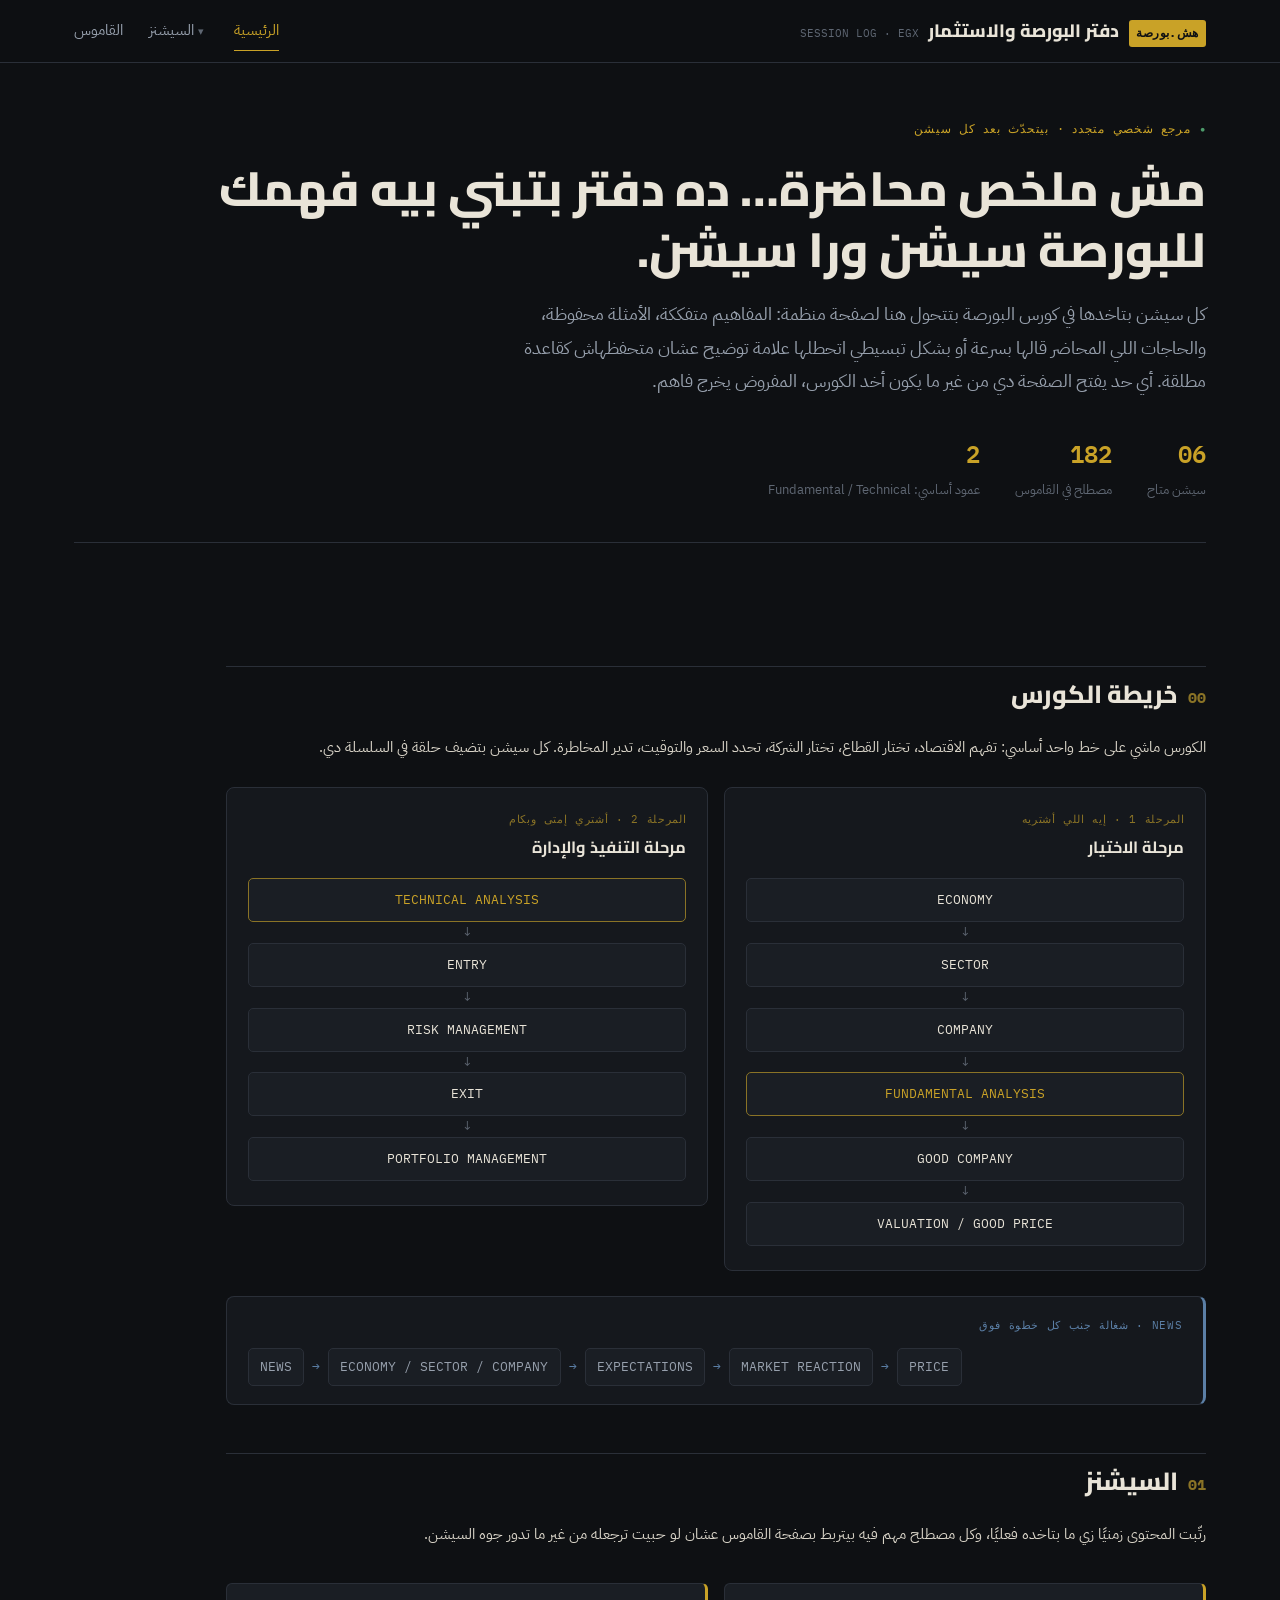
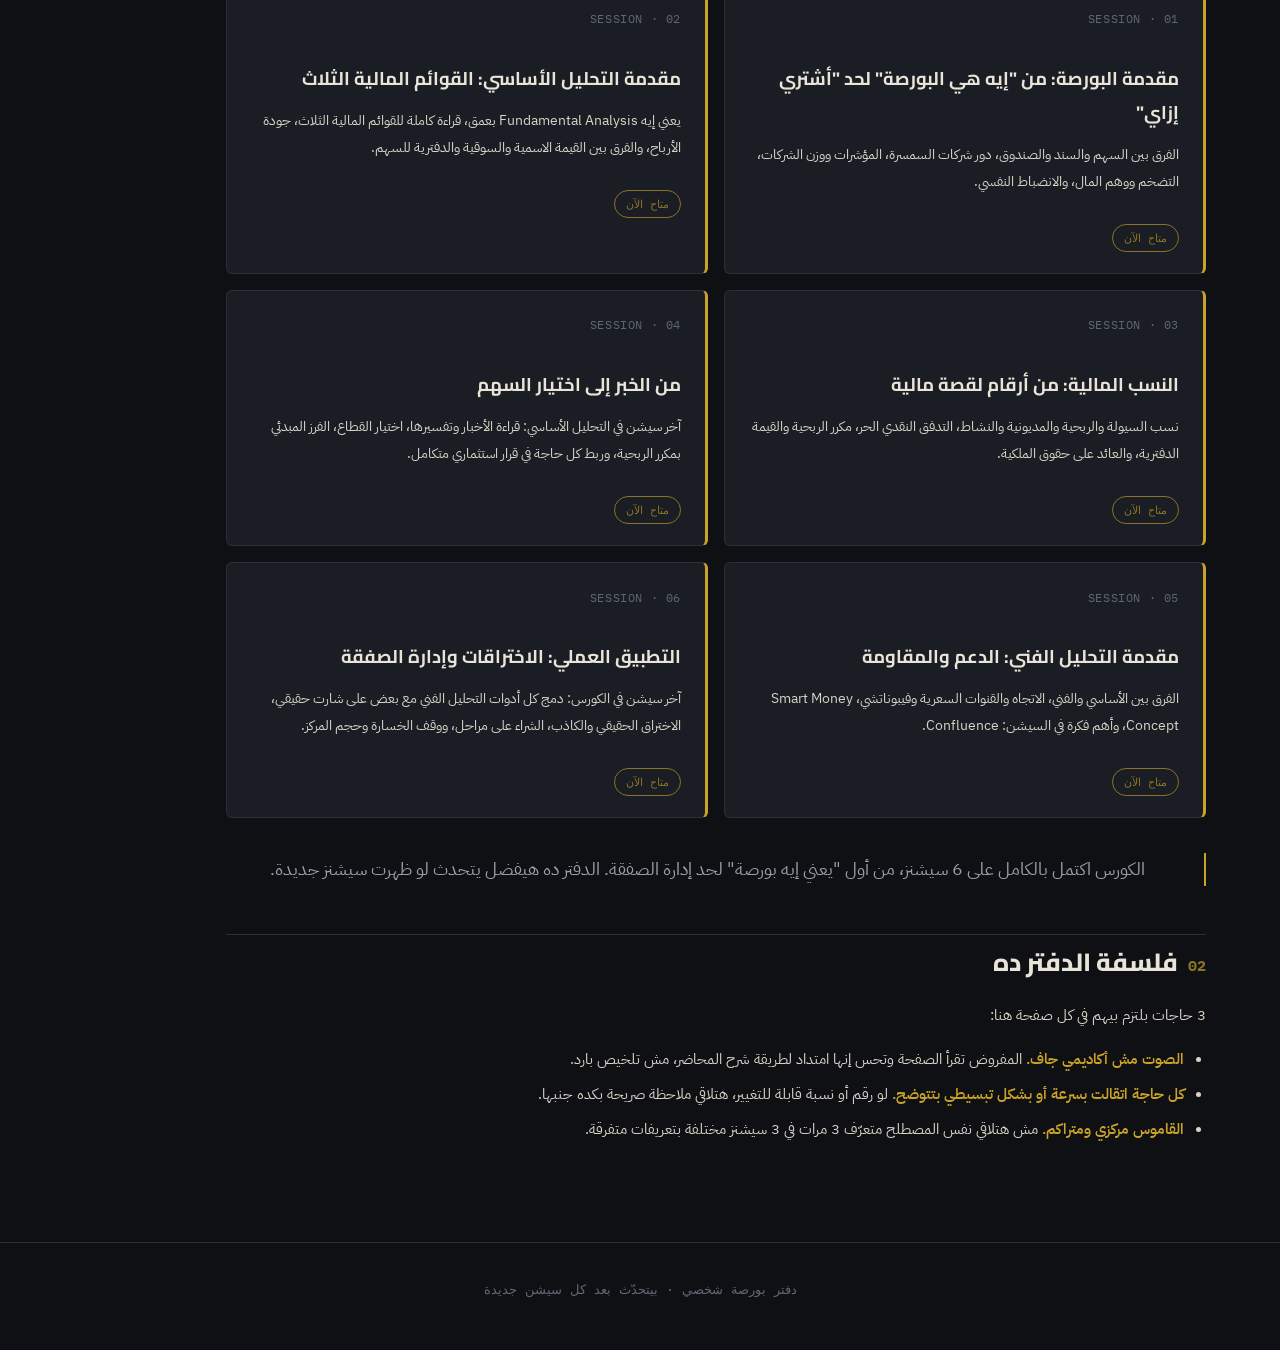
<file: index.html>
<!DOCTYPE html>
<html lang="ar" dir="rtl">
<head>
<meta charset="UTF-8">
<meta name="viewport" content="width=device-width, initial-scale=1.0">
<title>مرجع البورصة والاستثمار · دفتر هشام</title>
<link rel="stylesheet" href="style.css">
</head>
<body>

<div class="topbar">
  <div class="topbar-inner">
    <a href="index.html" class="brand">
      <span class="brand-mark">هش.بورصة</span>
      <span class="brand-name">دفتر البورصة والاستثمار</span>
      <span class="brand-sub">SESSION LOG · EGX</span>
    </a>
    <nav class="nav-links">
      <a href="index.html" class="active">الرئيسية</a>
      <details class="nav-dropdown">
        <summary><span class="caret">▾</span> السيشنز</summary>
        <div class="nav-dropdown-menu">
          <a href="session-01.html"><span class="num">01</span> مقدمة البورصة</a>
          <a href="session-02.html"><span class="num">02</span> التحليل الأساسي والقوائم المالية</a>
          <a href="session-03.html"><span class="num">03</span> النسب المالية والتقييم</a>
          <a href="session-04.html"><span class="num">04</span> من الخبر إلى اختيار السهم</a>
          <a href="session-05.html"><span class="num">05</span> مقدمة التحليل الفني</a>
          <a href="session-06.html"><span class="num">06</span> التطبيق العملي وإدارة الصفقة</a>
        </div>
      </details>
      <a href="glossary.html">القاموس</a>
    </nav>
  </div>
  <div class="progress-fill" id="progress-fill"></div>
</div>

<div class="shell">
  <div class="hero">
    <div class="hero-eyebrow">مرجع شخصي متجدد · بيتحدّث بعد كل سيشن</div>
    <h1>مش ملخص محاضرة… ده دفتر بتبني بيه فهمك للبورصة سيشن ورا سيشن.</h1>
    <p class="lead">
      كل سيشن بتاخدها في كورس البورصة بتتحول هنا لصفحة منظمة: المفاهيم متفككة، الأمثلة محفوظة، والحاجات اللي المحاضر قالها بسرعة أو بشكل تبسيطي اتحطلها علامة توضيح عشان متحفظهاش كقاعدة مطلقة. أي حد يفتح الصفحة دي من غير ما يكون أخد الكورس، المفروض يخرج فاهم.
    </p>
    <div class="hero-stats">
      <div class="stat"><b>06</b><span>سيشن متاح</span></div>
      <div class="stat"><b>182</b><span>مصطلح في القاموس</span></div>
      <div class="stat"><b>2</b><span>عمود أساسي: Fundamental / Technical</span></div>
    </div>
  </div>

  <div class="content" style="max-width:980px;">

    <h2><span class="n">00</span>خريطة الكورس</h2>
    <p>الكورس ماشي على خط واحد أساسي: تفهم الاقتصاد، تختار القطاع، تختار الشركة، تحدد السعر والتوقيت، تدير المخاطرة. كل سيشن بتضيف حلقة في السلسلة دي.</p>
    <div class="flow-panels">
      <div class="flow-panel">
        <div class="panel-eyebrow">المرحلة 1 · إيه اللي أشتريه</div>
        <div class="panel-title">مرحلة الاختيار</div>
        <div class="flow-steps">
          <div class="flow-step">ECONOMY</div>
          <div class="flow-down">↓</div>
          <div class="flow-step">SECTOR</div>
          <div class="flow-down">↓</div>
          <div class="flow-step">COMPANY</div>
          <div class="flow-down">↓</div>
          <div class="flow-step hl">FUNDAMENTAL ANALYSIS</div>
          <div class="flow-down">↓</div>
          <div class="flow-step">GOOD COMPANY</div>
          <div class="flow-down">↓</div>
          <div class="flow-step">VALUATION / GOOD PRICE</div>
        </div>
      </div>

      <div class="flow-panel">
        <div class="panel-eyebrow">المرحلة 2 · أشتري إمتى وبكام</div>
        <div class="panel-title">مرحلة التنفيذ والإدارة</div>
        <div class="flow-steps">
          <div class="flow-step hl">TECHNICAL ANALYSIS</div>
          <div class="flow-down">↓</div>
          <div class="flow-step">ENTRY</div>
          <div class="flow-down">↓</div>
          <div class="flow-step">RISK MANAGEMENT</div>
          <div class="flow-down">↓</div>
          <div class="flow-step">EXIT</div>
          <div class="flow-down">↓</div>
          <div class="flow-step">PORTFOLIO MANAGEMENT</div>
        </div>
      </div>
    </div>

    <div class="flow-news">
      <div class="panel-eyebrow">NEWS · شغالة جنب كل خطوة فوق</div>
      <div class="flow-news-row">
        <span class="chip">NEWS</span><span class="arrow">→</span>
        <span class="chip">ECONOMY / SECTOR / COMPANY</span><span class="arrow">→</span>
        <span class="chip">EXPECTATIONS</span><span class="arrow">→</span>
        <span class="chip">MARKET REACTION</span><span class="arrow">→</span>
        <span class="chip">PRICE</span>
      </div>
    </div>

    <h2><span class="n">01</span>السيشنز</h2>
    <p>رتّبت المحتوى زمنيًا زي ما بتاخده فعليًا، وكل مصطلح مهم فيه بيتربط بصفحة القاموس عشان لو حبيت ترجعله من غير ما تدور جوه السيشن.</p>

    <div class="session-grid">
      <a class="session-card" href="session-01.html">
        <span class="num">SESSION · 01</span>
        <h3>مقدمة البورصة: من "إيه هي البورصة" لحد "أشتري إزاي"</h3>
        <p>الفرق بين السهم والسند والصندوق، دور شركات السمسرة، المؤشرات ووزن الشركات، التضخم ووهم المال، والانضباط النفسي.</p>
        <span class="tag">متاح الآن</span>
      </a>

      <a class="session-card" href="session-02.html">
        <span class="num">SESSION · 02</span>
        <h3>مقدمة التحليل الأساسي: القوائم المالية الثلاث</h3>
        <p>يعني إيه Fundamental Analysis بعمق، قراءة كاملة للقوائم المالية الثلاث، جودة الأرباح، والفرق بين القيمة الاسمية والسوقية والدفترية للسهم.</p>
        <span class="tag">متاح الآن</span>
      </a>

      <a class="session-card" href="session-03.html">
        <span class="num">SESSION · 03</span>
        <h3>النسب المالية: من أرقام لقصة مالية</h3>
        <p>نسب السيولة والربحية والمديونية والنشاط، التدفق النقدي الحر، مكرر الربحية والقيمة الدفترية، والعائد على حقوق الملكية.</p>
        <span class="tag">متاح الآن</span>
      </a>

      <a class="session-card" href="session-04.html">
        <span class="num">SESSION · 04</span>
        <h3>من الخبر إلى اختيار السهم</h3>
        <p>آخر سيشن في التحليل الأساسي: قراءة الأخبار وتفسيرها، اختيار القطاع، الفرز المبدئي بمكرر الربحية، وربط كل حاجة في قرار استثماري متكامل.</p>
        <span class="tag">متاح الآن</span>
      </a>

      <a class="session-card" href="session-05.html">
        <span class="num">SESSION · 05</span>
        <h3>مقدمة التحليل الفني: الدعم والمقاومة</h3>
        <p>الفرق بين الأساسي والفني، الاتجاه والقنوات السعرية وفيبوناتشي، Smart Money Concept، وأهم فكرة في السيشن: Confluence.</p>
        <span class="tag">متاح الآن</span>
      </a>

      <a class="session-card" href="session-06.html">
        <span class="num">SESSION · 06</span>
        <h3>التطبيق العملي: الاختراقات وإدارة الصفقة</h3>
        <p>آخر سيشن في الكورس: دمج كل أدوات التحليل الفني مع بعض على شارت حقيقي، الاختراق الحقيقي والكاذب، الشراء على مراحل، ووقف الخسارة وحجم المركز.</p>
        <span class="tag">متاح الآن</span>
      </a>
    </div>

    <p class="lede" style="margin-top:1.4rem; text-align:center; color:var(--text-dim);">الكورس اكتمل بالكامل على 6 سيشنز، من أول "يعني إيه بورصة" لحد إدارة الصفقة. الدفتر ده هيفضل يتحدث لو ظهرت سيشنز جديدة.</p>

    <h2><span class="n">02</span>فلسفة الدفتر ده</h2>
    <p>3 حاجات بلتزم بيهم في كل صفحة هنا:</p>
    <ul>
      <li><strong>الصوت مش أكاديمي جاف.</strong> المفروض تقرأ الصفحة وتحس إنها امتداد لطريقة شرح المحاضر، مش تلخيص بارد.</li>
      <li><strong>كل حاجة اتقالت بسرعة أو بشكل تبسيطي بتتوضح.</strong> لو رقم أو نسبة قابلة للتغيير، هتلاقي ملاحظة صريحة بكده جنبها.</li>
      <li><strong>القاموس مركزي ومتراكم.</strong> مش هتلاقي نفس المصطلح متعرّف 3 مرات في 3 سيشنز مختلفة بتعريفات متفرقة.</li>
    </ul>

  </div>
</div>

<footer>
  دفتر بورصة شخصي · بيتحدّث بعد كل سيشن جديدة
</footer>

<script src="interactions.js"></script>
</body>
</html>
</file>
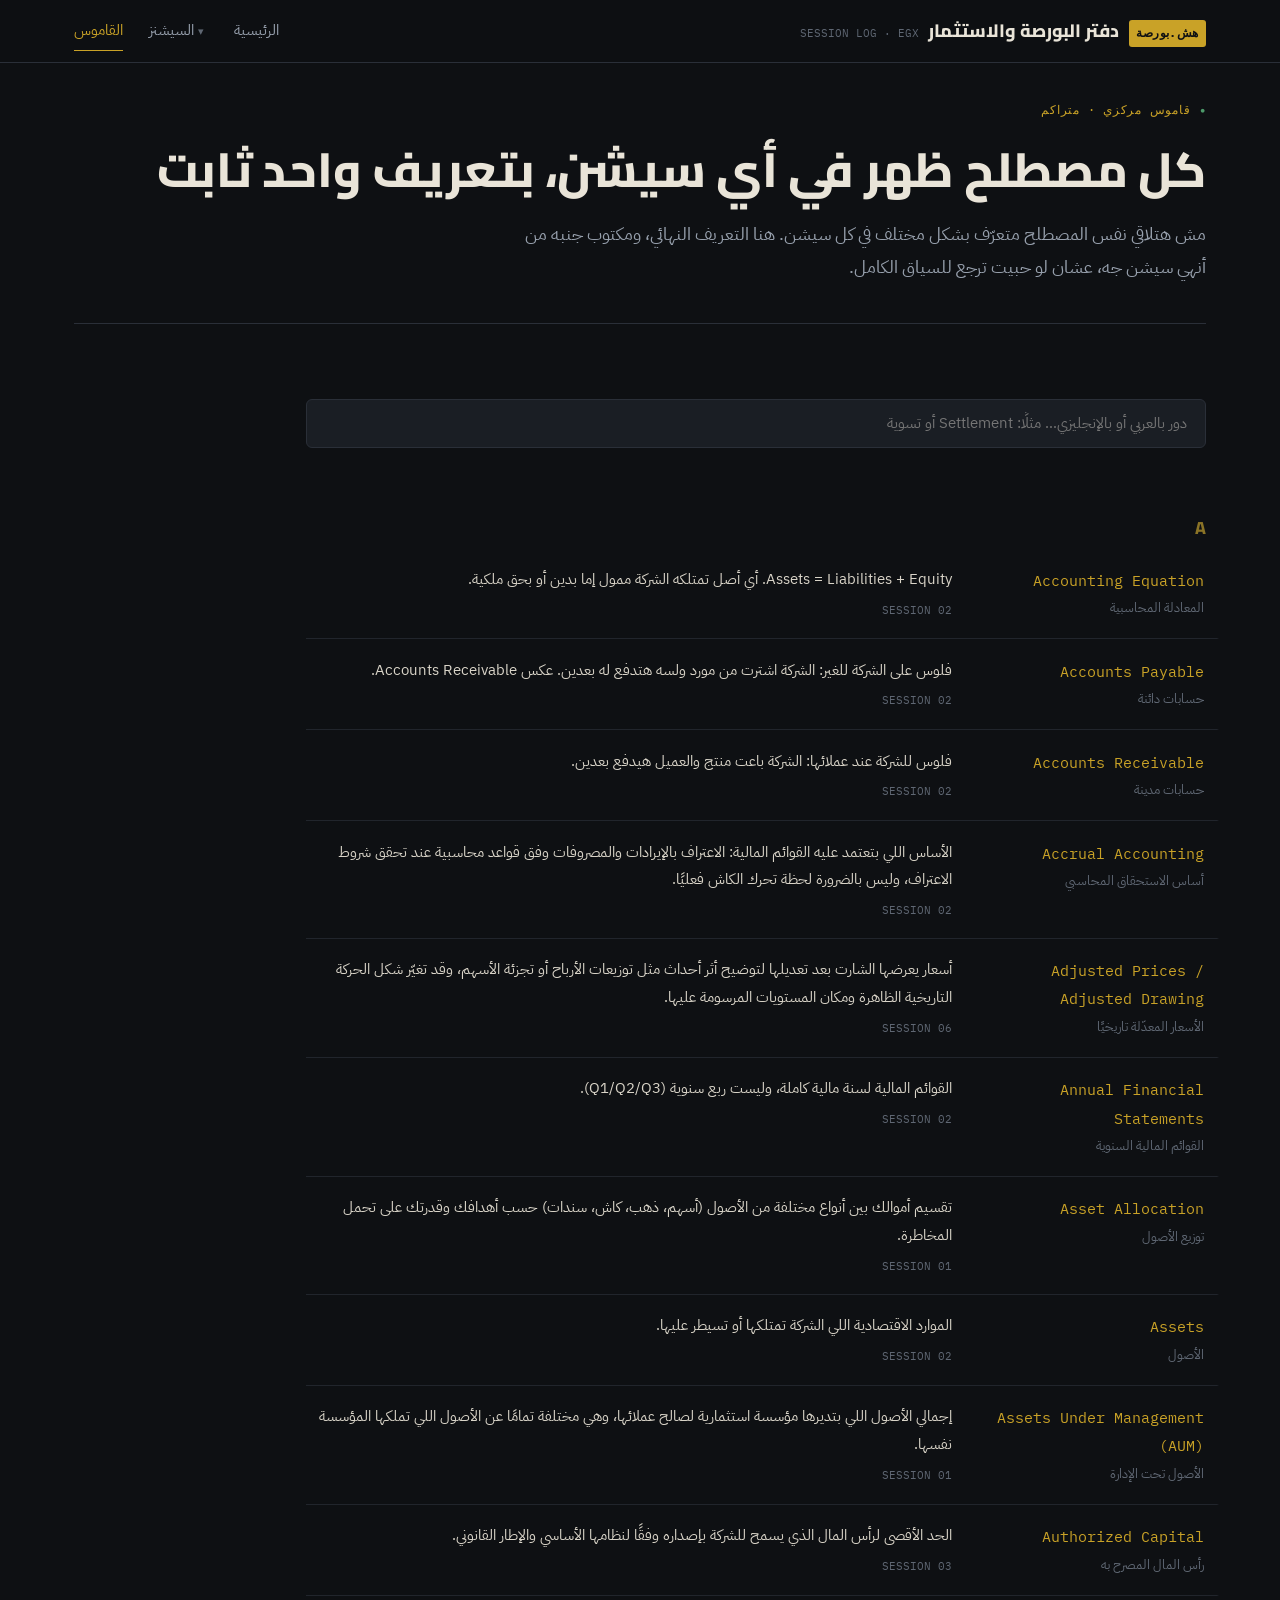
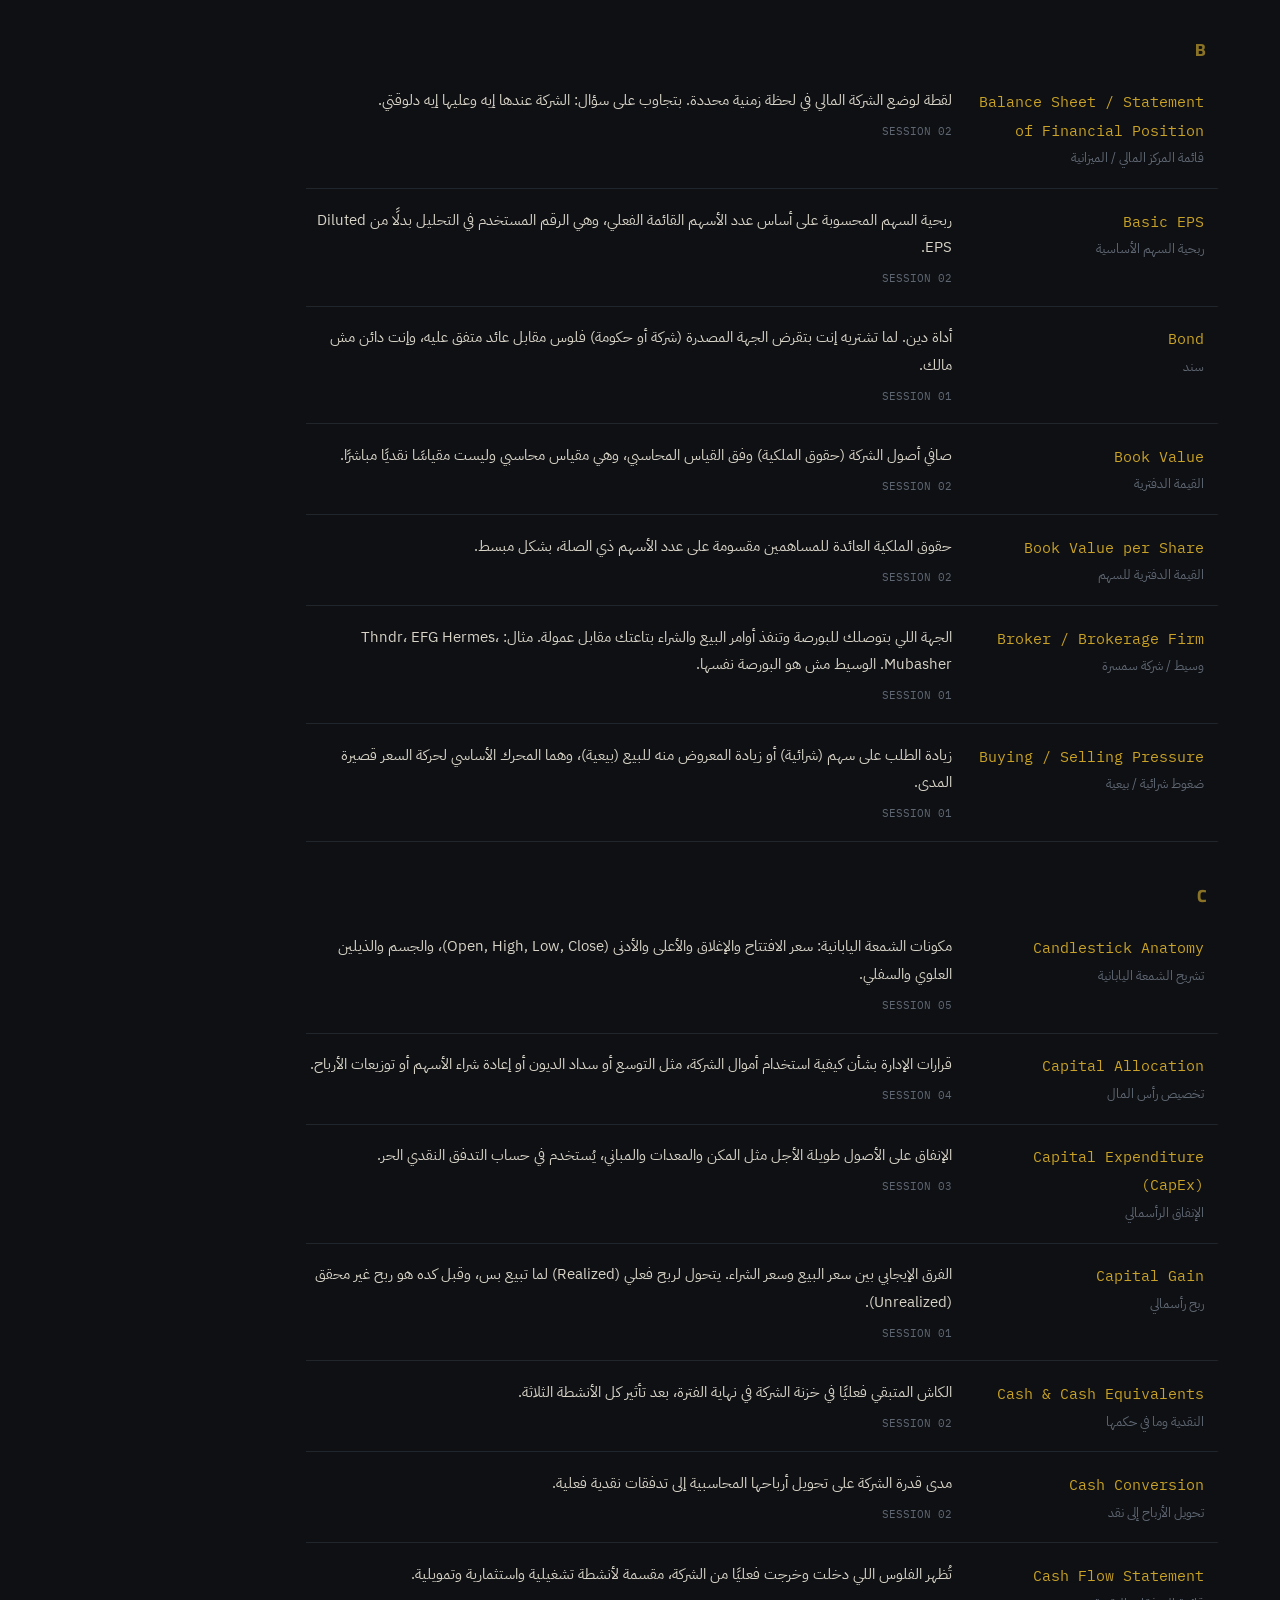
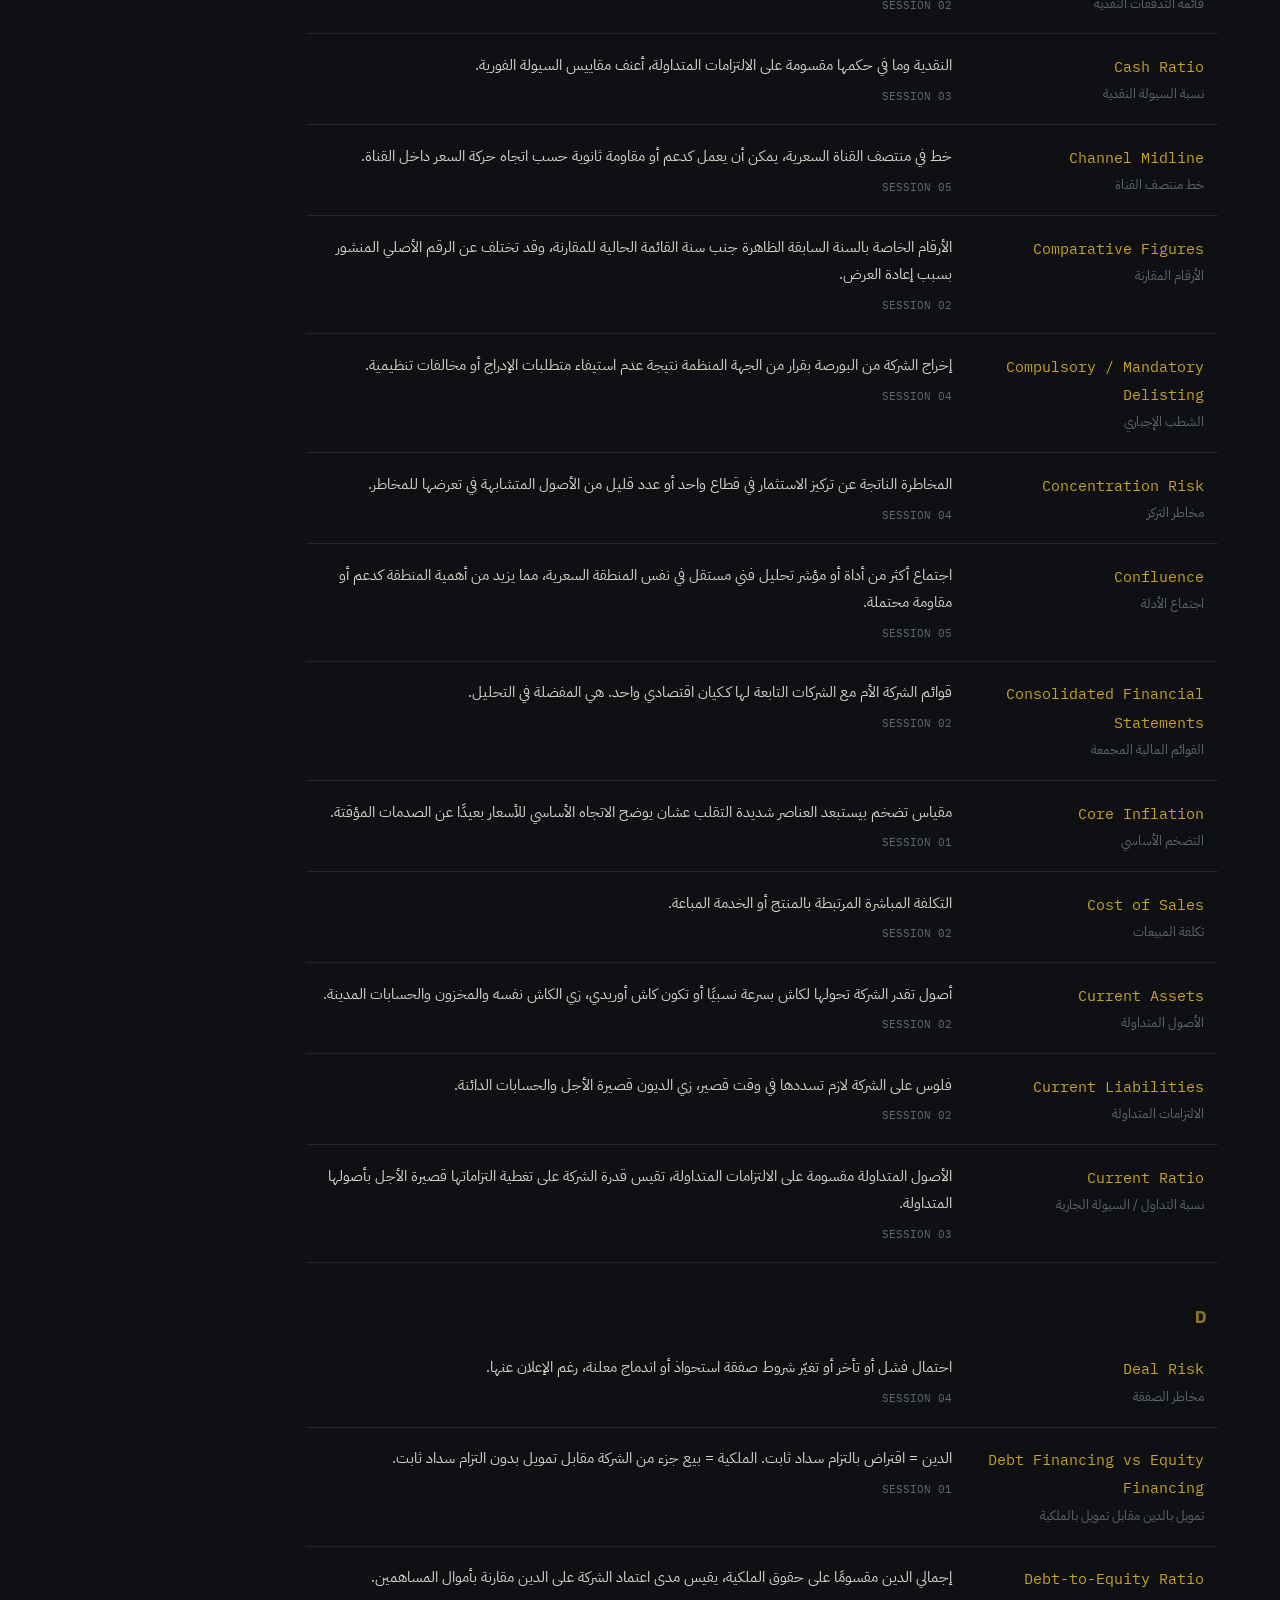
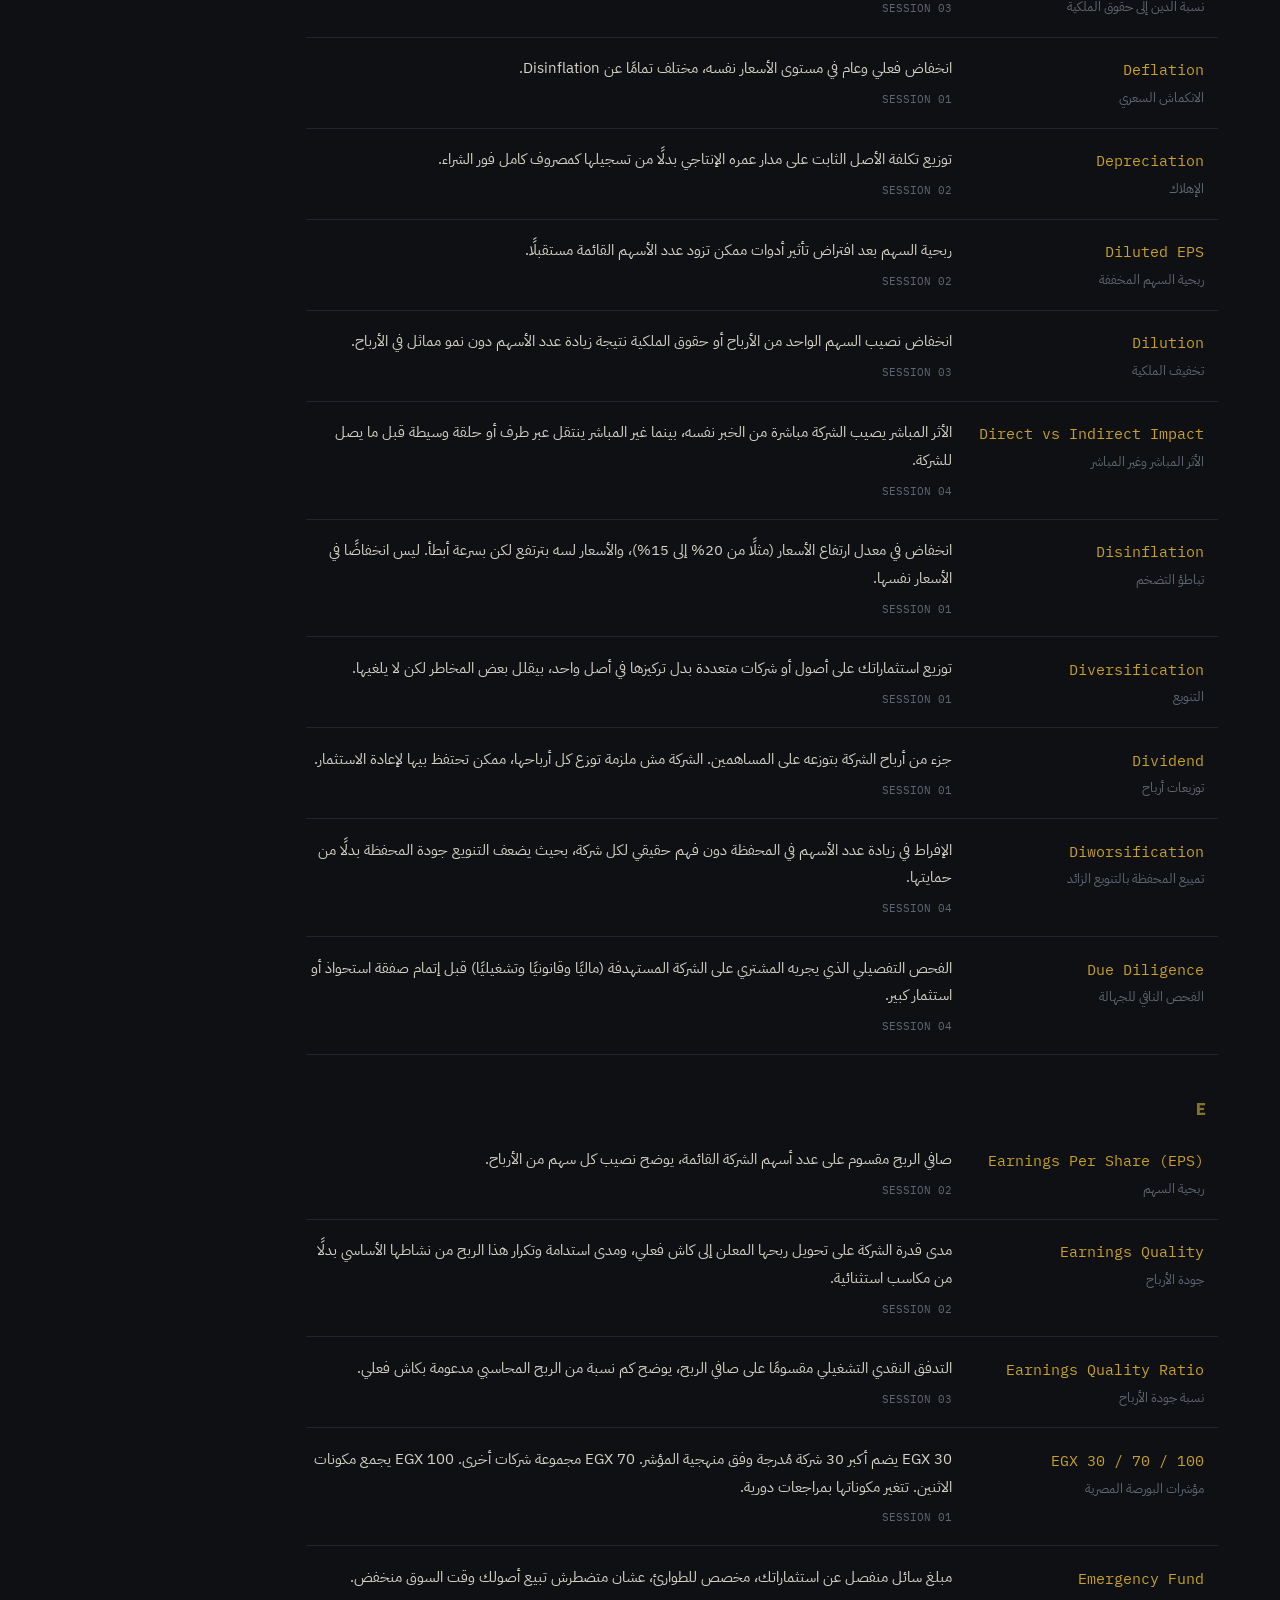
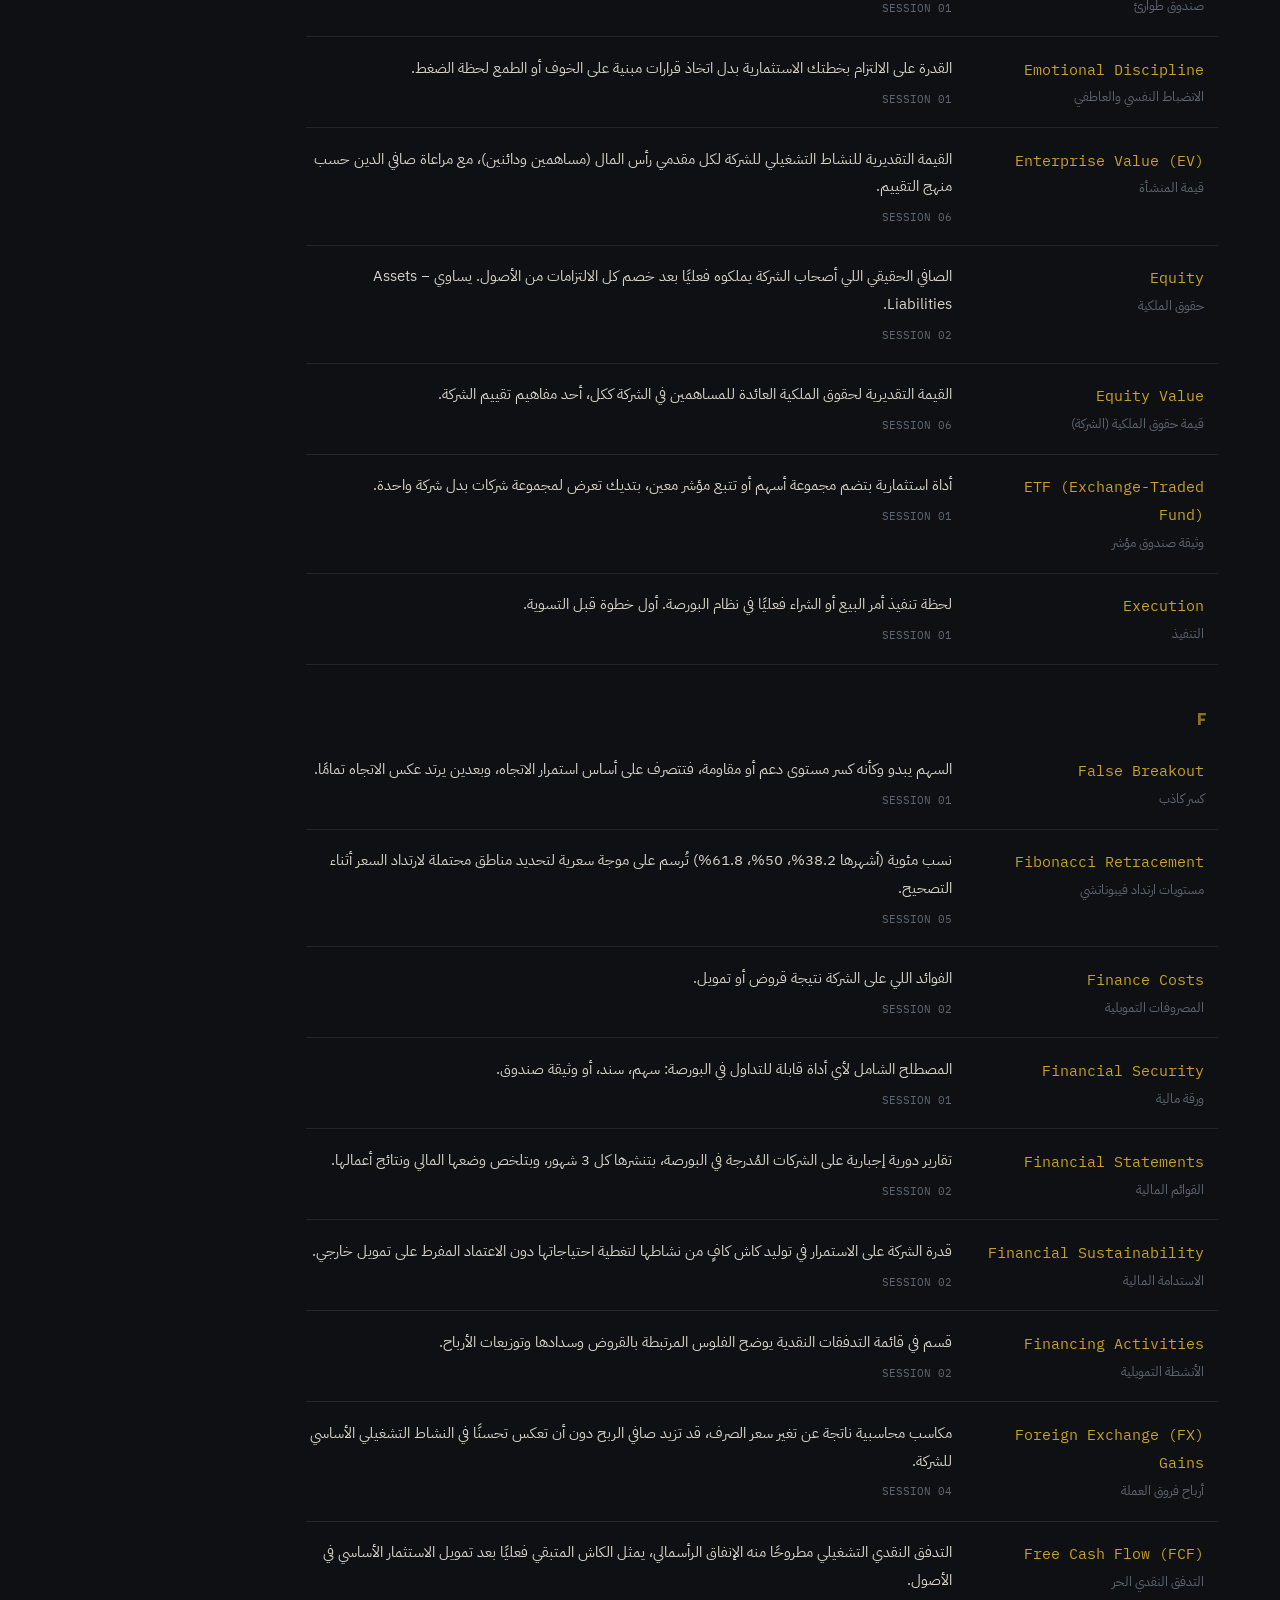
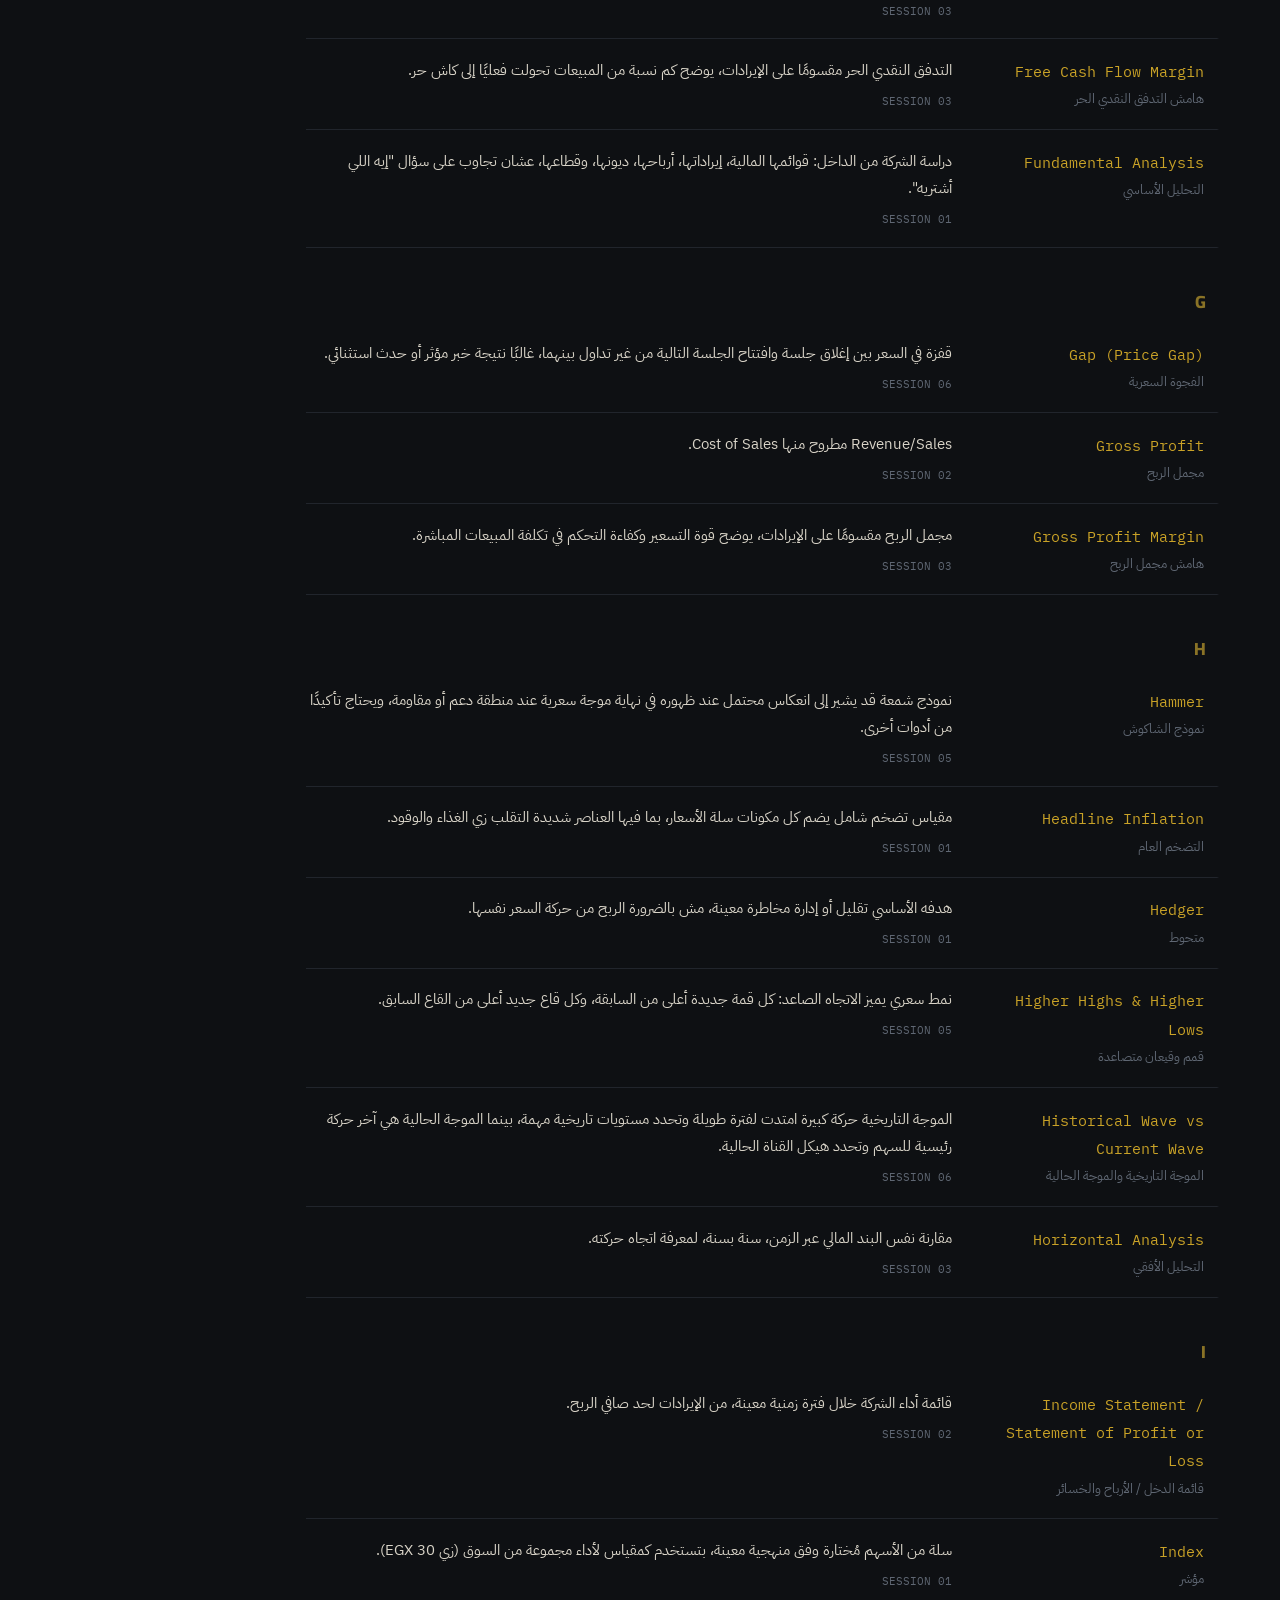
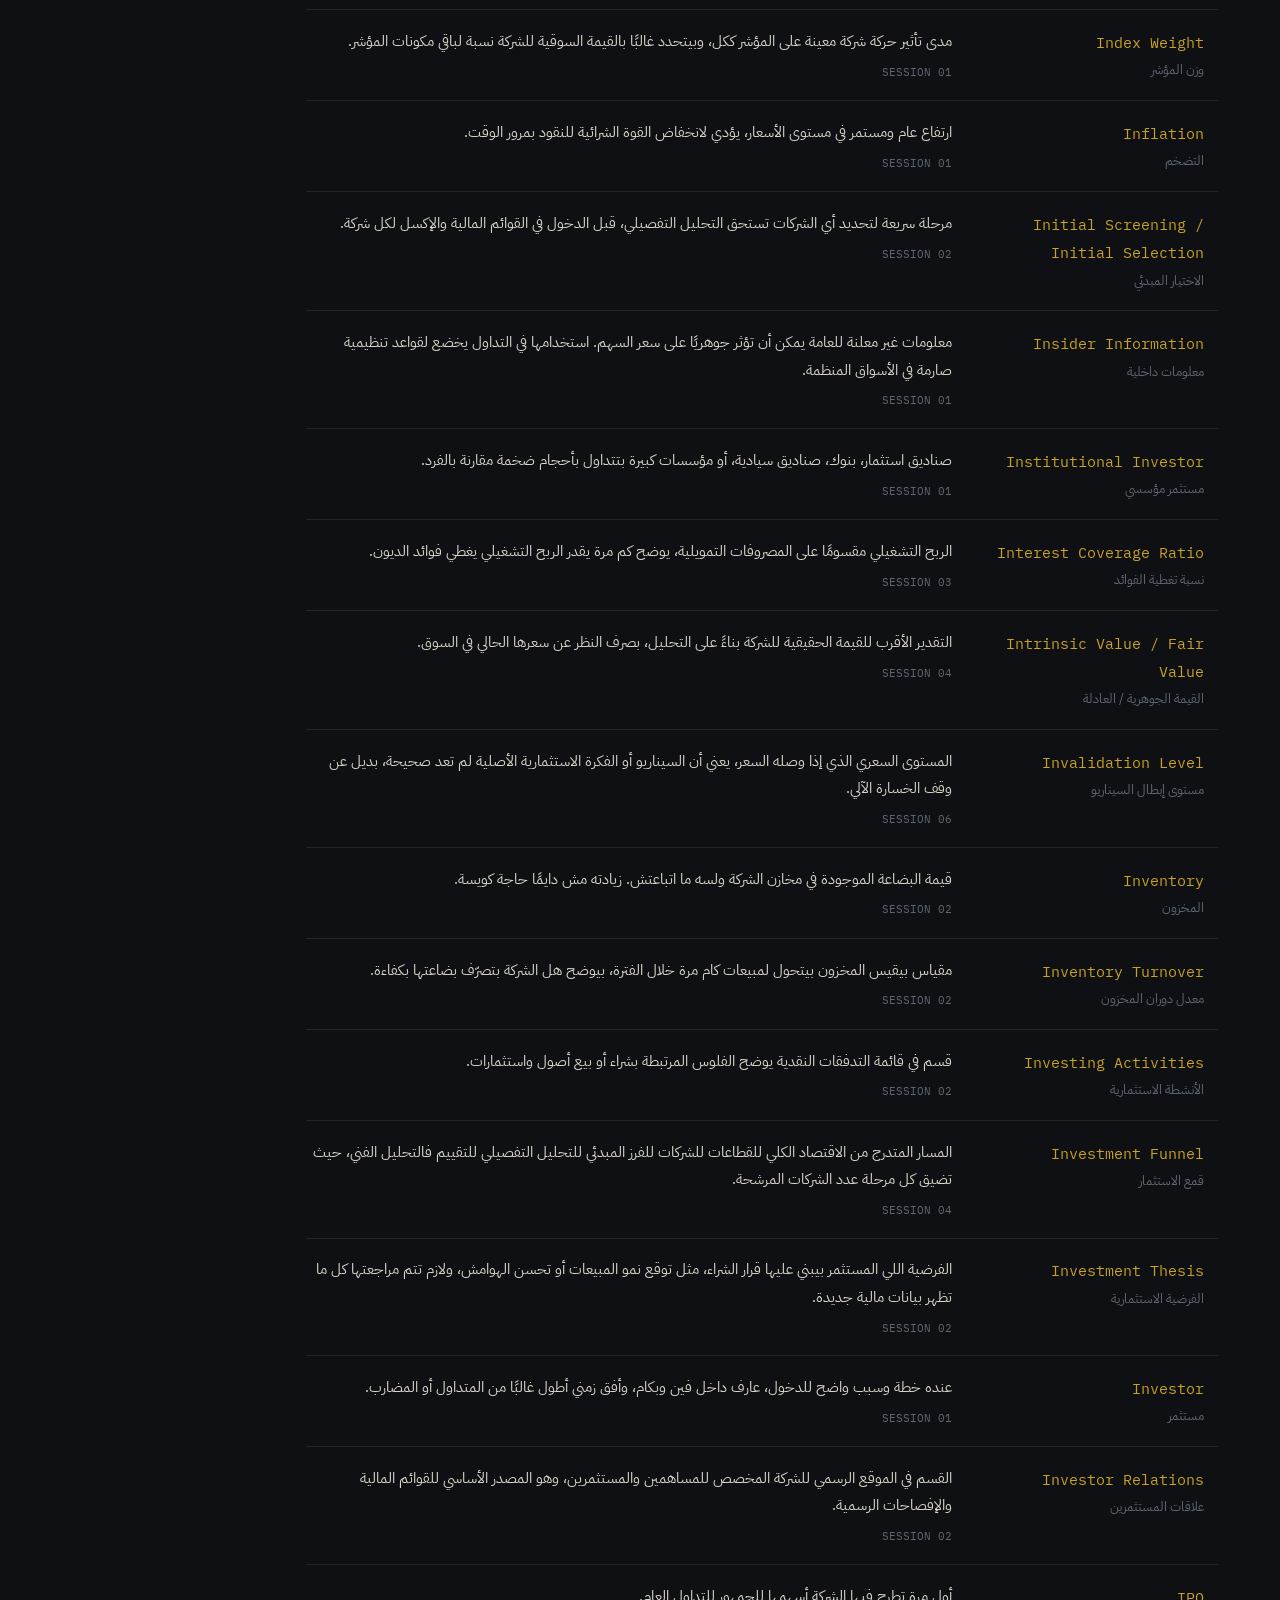
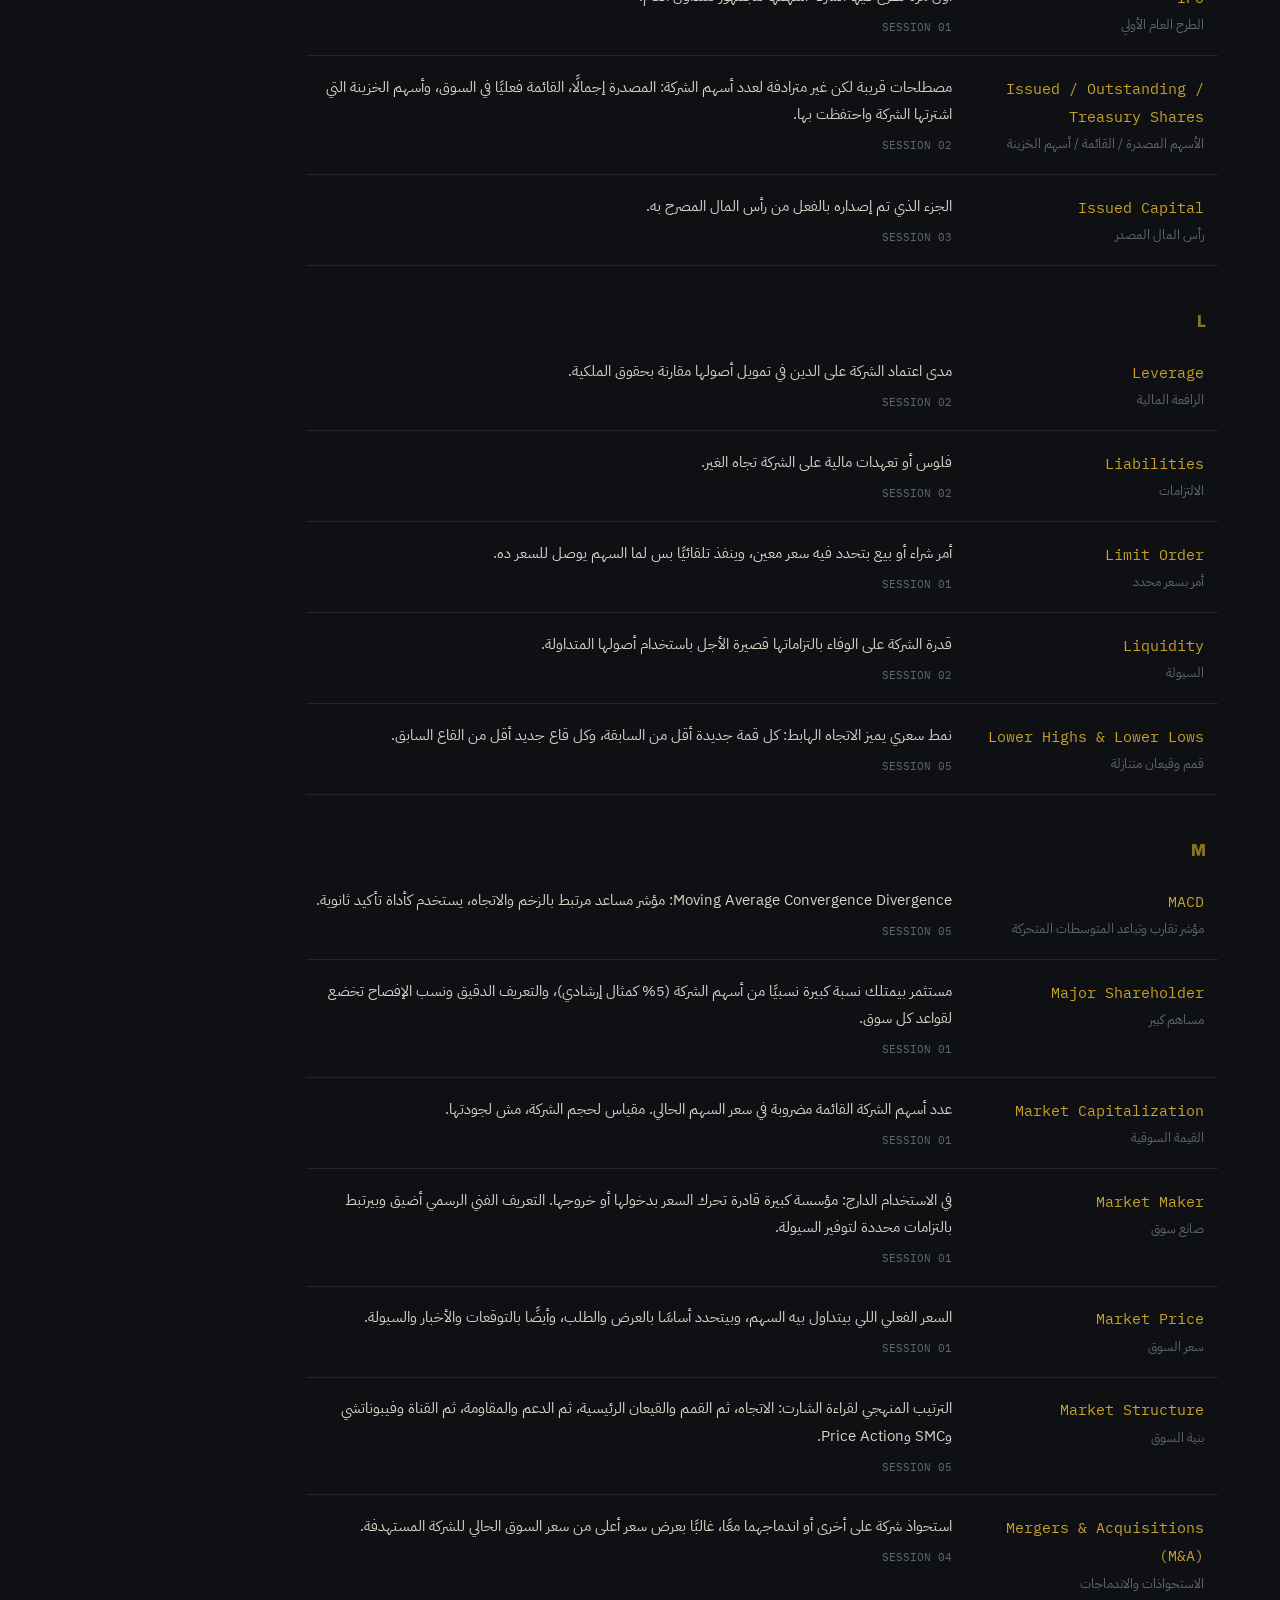
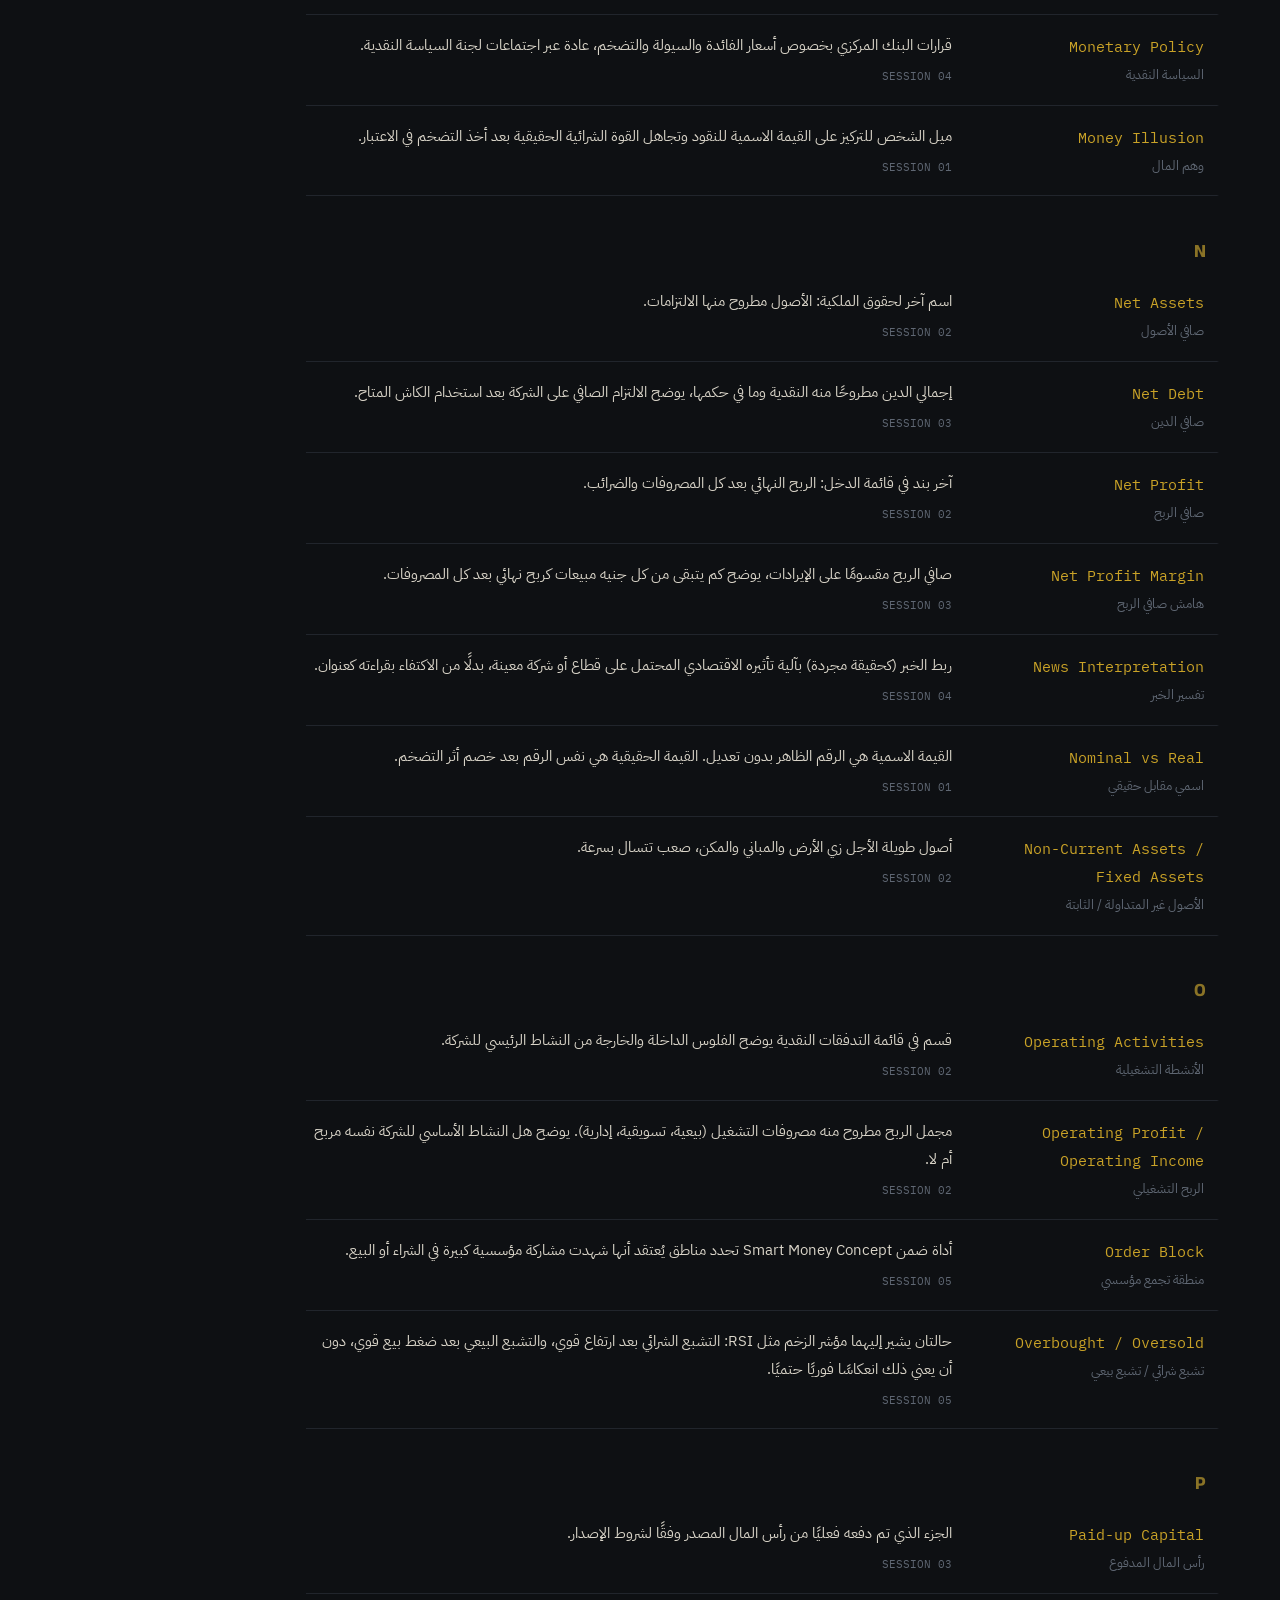
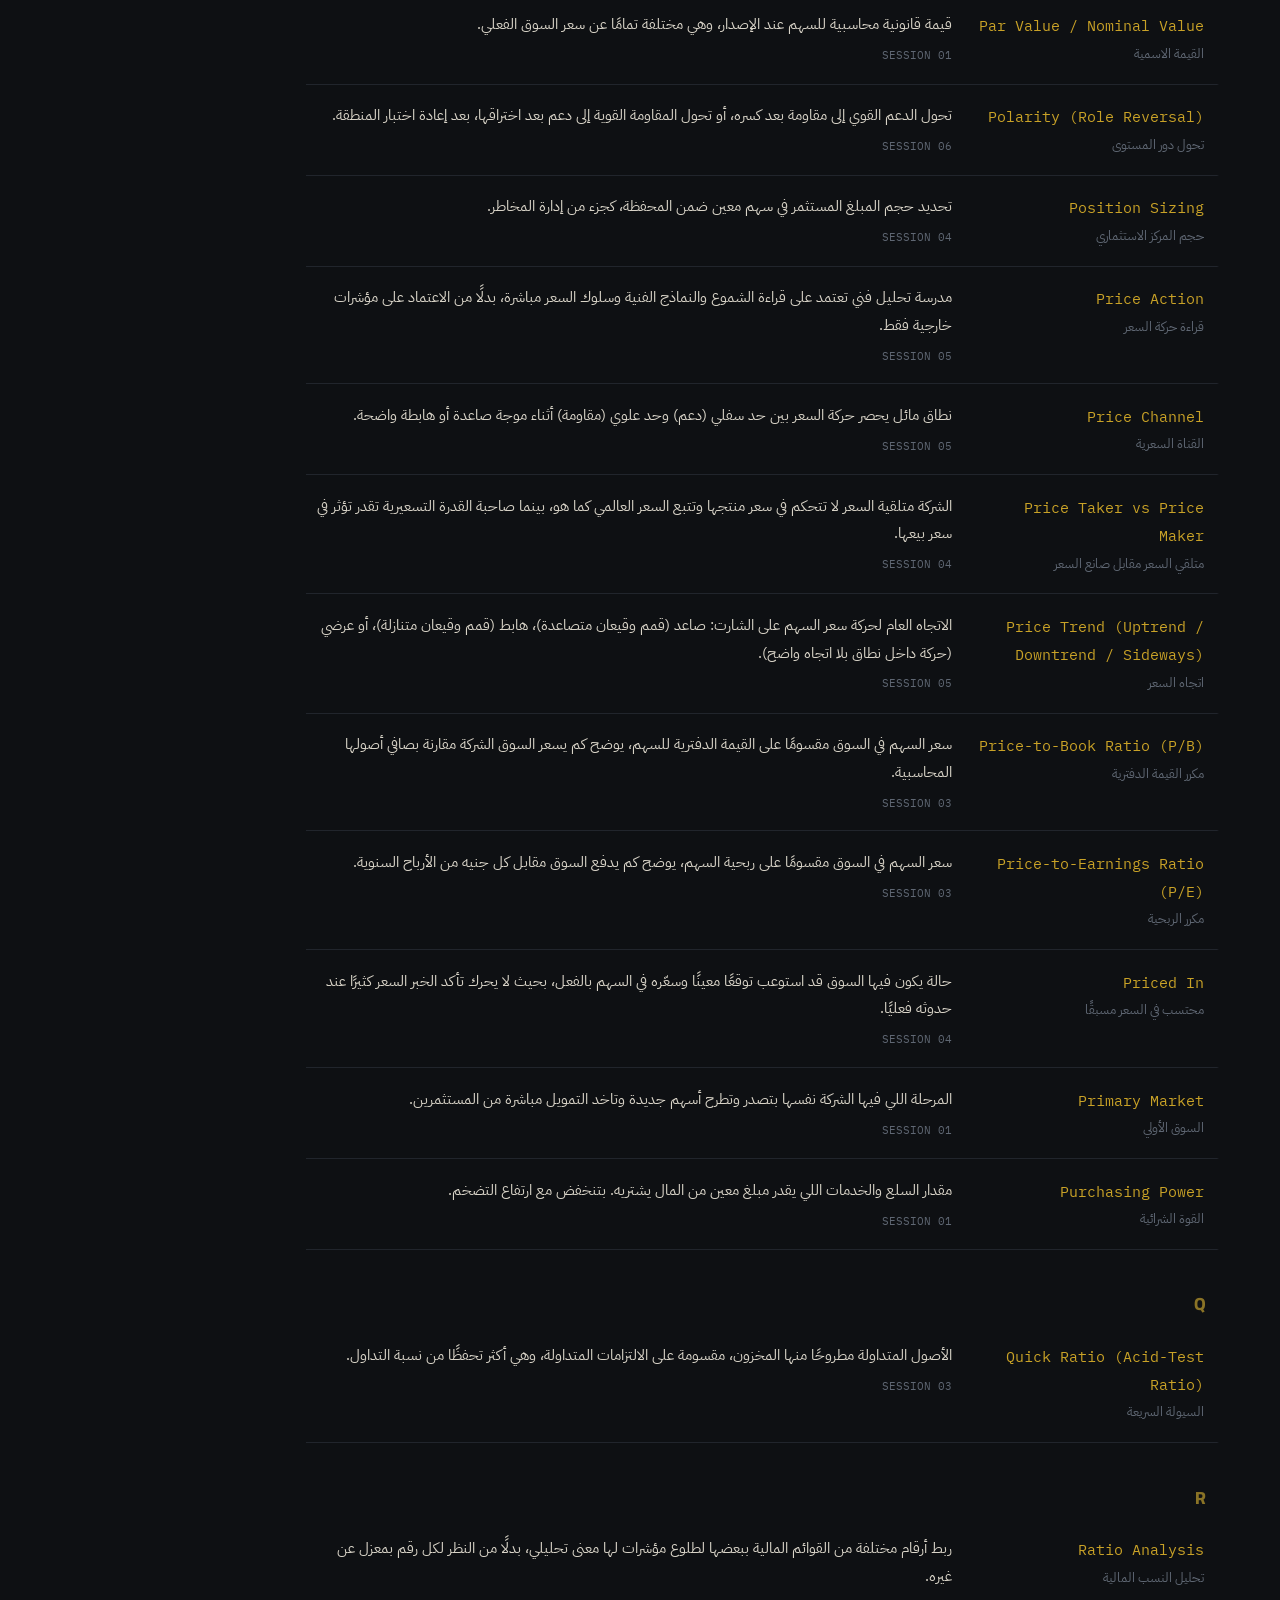
<file: glossary.html>
<!DOCTYPE html>
<html lang="ar" dir="rtl">
<head>
<meta charset="UTF-8">
<meta name="viewport" content="width=device-width, initial-scale=1.0">
<title>قاموس المصطلحات | دفتر البورصة والاستثمار</title>
<link rel="stylesheet" href="style.css">
</head>
<body>

<div class="topbar">
  <div class="topbar-inner">
    <a href="index.html" class="brand">
      <span class="brand-mark">هش.بورصة</span>
      <span class="brand-name">دفتر البورصة والاستثمار</span>
      <span class="brand-sub">SESSION LOG · EGX</span>
    </a>
    <nav class="nav-links">
      <a href="index.html">الرئيسية</a>
      <details class="nav-dropdown">
        <summary><span class="caret">▾</span> السيشنز</summary>
        <div class="nav-dropdown-menu">
          <a href="session-01.html"><span class="num">01</span> مقدمة البورصة</a>
          <a href="session-02.html"><span class="num">02</span> التحليل الأساسي والقوائم المالية</a>
          <a href="session-03.html"><span class="num">03</span> النسب المالية والتقييم</a>
          <a href="session-04.html"><span class="num">04</span> من الخبر إلى اختيار السهم</a>
          <a href="session-05.html"><span class="num">05</span> مقدمة التحليل الفني</a>
          <a href="session-06.html"><span class="num">06</span> التطبيق العملي وإدارة الصفقة</a>
        </div>
      </details>
      <a href="glossary.html" class="active">القاموس</a>
    </nav>
  </div>
  <div class="progress-fill" id="progress-fill"></div>
</div>

<div class="shell">
  <div class="hero" style="padding-top:2.2rem;">
    <div class="hero-eyebrow">قاموس مركزي · متراكم</div>
    <h1>كل مصطلح ظهر في أي سيشن، بتعريف واحد ثابت</h1>
    <p class="lead">مش هتلاقي نفس المصطلح متعرّف بشكل مختلف في كل سيشن. هنا التعريف النهائي، ومكتوب جنبه من أنهي سيشن جه، عشان لو حبيت ترجع للسياق الكامل.</p>
  </div>

  <div class="content" style="max-width: 900px;">
    <input type="text" id="search" class="glossary-search" placeholder="دور بالعربي أو بالإنجليزي… مثلًا: Settlement أو تسوية">

    <div id="terms"></div>
  </div>
</div>

<footer>
  قاموس متراكم · بيتزود مع كل سيشن جديدة
</footer>

<script src="interactions.js"></script>
<script>
const terms = [
  {en:"Stock / Share", ar:"سهم", def:"يمثل ملكية جزئية في شركة. لو الشركة مقسّمة لعدد معين من الأسهم وامتلكت واحد منهم، بقيت مالك جزء فعلي منها.", src:"SESSION 01"},
  {en:"Bond", ar:"سند", def:"أداة دين. لما تشتريه إنت بتقرض الجهة المصدرة (شركة أو حكومة) فلوس مقابل عائد متفق عليه، وإنت دائن مش مالك.", src:"SESSION 01"},
  {en:"Treasury Bill", ar:"إذن خزانة", def:"أداة دين حكومية قصيرة الأجل (3-9 شهور غالبًا). شكل من أشكال إقراض الحكومة.", src:"SESSION 01"},
  {en:"ETF (Exchange-Traded Fund)", ar:"وثيقة صندوق مؤشر", def:"أداة استثمارية بتضم مجموعة أسهم أو تتبع مؤشر معين، بتديك تعرض لمجموعة شركات بدل شركة واحدة.", src:"SESSION 01"},
  {en:"Financial Security", ar:"ورقة مالية", def:"المصطلح الشامل لأي أداة قابلة للتداول في البورصة: سهم، سند، أو وثيقة صندوق.", src:"SESSION 01"},
  {en:"Stock Exchange", ar:"البورصة", def:"السوق المنظم اللي بيتم فيه تداول الأوراق المالية وفق قواعد محددة. مختلف عن شركة السمسرة اللي بتوصلك ليه.", src:"SESSION 01"},
  {en:"Stock Market", ar:"سوق الأسهم", def:"المصطلح الأوسع لسوق تداول الأوراق المالية، وأحيانًا بيُستخدم بالتبادل مع Stock Exchange في الكلام اليومي.", src:"SESSION 01"},
  {en:"Broker / Brokerage Firm", ar:"وسيط / شركة سمسرة", def:"الجهة اللي بتوصلك للبورصة وتنفذ أوامر البيع والشراء بتاعتك مقابل عمولة. مثال: Thndr، EFG Hermes، Mubasher. الوسيط مش هو البورصة نفسها.", src:"SESSION 01"},
  {en:"Capital Gain", ar:"ربح رأسمالي", def:"الفرق الإيجابي بين سعر البيع وسعر الشراء. يتحول لربح فعلي (Realized) لما تبيع بس، وقبل كده هو ربح غير محقق (Unrealized).", src:"SESSION 01"},
  {en:"Dividend", ar:"توزيعات أرباح", def:"جزء من أرباح الشركة بتوزعه على المساهمين. الشركة مش ملزمة توزع كل أرباحها، ممكن تحتفظ بيها لإعادة الاستثمار.", src:"SESSION 01"},
  {en:"Market Price", ar:"سعر السوق", def:"السعر الفعلي اللي بيتداول بيه السهم، وبيتحدد أساسًا بالعرض والطلب، وأيضًا بالتوقعات والأخبار والسيولة.", src:"SESSION 01"},
  {en:"Par Value / Nominal Value", ar:"القيمة الاسمية", def:"قيمة قانونية محاسبية للسهم عند الإصدار، وهي مختلفة تمامًا عن سعر السوق الفعلي.", src:"SESSION 01"},
  {en:"Market Capitalization", ar:"القيمة السوقية", def:"عدد أسهم الشركة القائمة مضروبة في سعر السهم الحالي. مقياس لحجم الشركة، مش لجودتها.", src:"SESSION 01"},
  {en:"Primary Market", ar:"السوق الأولي", def:"المرحلة اللي فيها الشركة نفسها بتصدر وتطرح أسهم جديدة وتاخد التمويل مباشرة من المستثمرين.", src:"SESSION 01"},
  {en:"Secondary Market", ar:"السوق الثانوي", def:"تداول الأسهم بين المستثمرين بعضهم البعض بعد الطرح الأول. الشركة مش بتاخد فلوس من كل صفقة تحصل هنا.", src:"SESSION 01"},
  {en:"IPO", ar:"الطرح العام الأولي", def:"أول مرة تطرح فيها الشركة أسهمها للجمهور للتداول العام.", src:"SESSION 01"},
  {en:"Settlement", ar:"التسوية", def:"إجراءات إتمام نقل الملكية والتسوية المالية الكاملة للصفقة، بعد تنفيذها. تاخد فترة زمنية ومختلفة عن التنفيذ نفسه.", src:"SESSION 01"},
  {en:"Execution", ar:"التنفيذ", def:"لحظة تنفيذ أمر البيع أو الشراء فعليًا في نظام البورصة. أول خطوة قبل التسوية.", src:"SESSION 01"},
  {en:"Unified Code", ar:"الكود الموحد", def:"رقم تعريف خاص بالمستثمر داخل منظومة سوق المال، بيربط ملكياته وتعاملاته. ليس الرقم القومي.", src:"SESSION 01"},
  {en:"Investor", ar:"مستثمر", def:"عنده خطة وسبب واضح للدخول، عارف داخل فين وبكام، وأفق زمني أطول غالبًا من المتداول أو المضارب.", src:"SESSION 01"},
  {en:"Trader", ar:"متداول", def:"أفق زمني أقصر من المستثمر، بيعتمد بشكل أكبر على حركة السعر قصيرة المدى.", src:"SESSION 01"},
  {en:"Speculator", ar:"مضارب", def:"بيحاول الاستفادة من تحركات سعرية قصيرة جدًا، ومستوى عدم اليقين والمخاطرة عنده أعلى. غير موصى بيه كنقطة بداية.", src:"SESSION 01"},
  {en:"Hedger", ar:"متحوط", def:"هدفه الأساسي تقليل أو إدارة مخاطرة معينة، مش بالضرورة الربح من حركة السعر نفسها.", src:"SESSION 01"},
  {en:"Institutional Investor", ar:"مستثمر مؤسسي", def:"صناديق استثمار، بنوك، صناديق سيادية، أو مؤسسات كبيرة بتتداول بأحجام ضخمة مقارنة بالفرد.", src:"SESSION 01"},
  {en:"Assets Under Management (AUM)", ar:"الأصول تحت الإدارة", def:"إجمالي الأصول اللي بتديرها مؤسسة استثمارية لصالح عملائها، وهي مختلفة تمامًا عن الأصول اللي تملكها المؤسسة نفسها.", src:"SESSION 01"},
  {en:"Major Shareholder", ar:"مساهم كبير", def:"مستثمر بيمتلك نسبة كبيرة نسبيًا من أسهم الشركة (5% كمثال إرشادي)، والتعريف الدقيق ونسب الإفصاح تخضع لقواعد كل سوق.", src:"SESSION 01"},
  {en:"Market Maker", ar:"صانع سوق", def:"في الاستخدام الدارج: مؤسسة كبيرة قادرة تحرك السعر بدخولها أو خروجها. التعريف الفني الرسمي أضيق وبيرتبط بالتزامات محددة لتوفير السيولة.", src:"SESSION 01"},
  {en:"Buying / Selling Pressure", ar:"ضغوط شرائية / بيعية", def:"زيادة الطلب على سهم (شرائية) أو زيادة المعروض منه للبيع (بيعية)، وهما المحرك الأساسي لحركة السعر قصيرة المدى.", src:"SESSION 01"},
  {en:"Fundamental Analysis", ar:"التحليل الأساسي", def:"دراسة الشركة من الداخل: قوائمها المالية، إيراداتها، أرباحها، ديونها، وقطاعها، عشان تجاوب على سؤال \"إيه اللي أشتريه\".", src:"SESSION 01"},
  {en:"Technical Analysis", ar:"التحليل الفني", def:"دراسة حركة السعر والحجم على الشارت عشان تجاوب على سؤال \"أشتري إمتى وبكام\".", src:"SESSION 01"},
  {en:"Limit Order", ar:"أمر بسعر محدد", def:"أمر شراء أو بيع بتحدد فيه سعر معين، وينفذ تلقائيًا بس لما السهم يوصل للسعر ده.", src:"SESSION 01"},
  {en:"Stop Loss", ar:"وقف خسارة", def:"مستوى سعري محدد مسبقًا للخروج من الصفقة لو السهم تحرك عكس توقعك، كجزء من خطة إدارة المخاطر.", src:"SESSION 01"},
  {en:"False Breakout", ar:"كسر كاذب", def:"السهم يبدو وكأنه كسر مستوى دعم أو مقاومة، فتتصرف على أساس استمرار الاتجاه، وبعدين يرتد عكس الاتجاه تمامًا.", src:"SESSION 01"},
  {en:"Support / Resistance", ar:"دعم / مقاومة", def:"مستويات سعرية بيميل السهم يرتد عندها لأعلى (دعم) أو لأسفل (مقاومة)، أساسية في التحليل الفني.", src:"SESSION 01"},
  {en:"Inflation", ar:"التضخم", def:"ارتفاع عام ومستمر في مستوى الأسعار، يؤدي لانخفاض القوة الشرائية للنقود بمرور الوقت.", src:"SESSION 01"},
  {en:"Headline Inflation", ar:"التضخم العام", def:"مقياس تضخم شامل يضم كل مكونات سلة الأسعار، بما فيها العناصر شديدة التقلب زي الغذاء والوقود.", src:"SESSION 01"},
  {en:"Core Inflation", ar:"التضخم الأساسي", def:"مقياس تضخم بيستبعد العناصر شديدة التقلب عشان يوضح الاتجاه الأساسي للأسعار بعيدًا عن الصدمات المؤقتة.", src:"SESSION 01"},
  {en:"Disinflation", ar:"تباطؤ التضخم", def:"انخفاض في معدل ارتفاع الأسعار (مثلًا من 20% إلى 15%)، والأسعار لسه بترتفع لكن بسرعة أبطأ. ليس انخفاضًا في الأسعار نفسها.", src:"SESSION 01"},
  {en:"Deflation", ar:"الانكماش السعري", def:"انخفاض فعلي وعام في مستوى الأسعار نفسه، مختلف تمامًا عن Disinflation.", src:"SESSION 01"},
  {en:"Purchasing Power", ar:"القوة الشرائية", def:"مقدار السلع والخدمات اللي يقدر مبلغ معين من المال يشتريه. بتنخفض مع ارتفاع التضخم.", src:"SESSION 01"},
  {en:"Money Illusion", ar:"وهم المال", def:"ميل الشخص للتركيز على القيمة الاسمية للنقود وتجاهل القوة الشرائية الحقيقية بعد أخذ التضخم في الاعتبار.", src:"SESSION 01"},
  {en:"Nominal vs Real", ar:"اسمي مقابل حقيقي", def:"القيمة الاسمية هي الرقم الظاهر بدون تعديل. القيمة الحقيقية هي نفس الرقم بعد خصم أثر التضخم.", src:"SESSION 01"},
  {en:"Diversification", ar:"التنويع", def:"توزيع استثماراتك على أصول أو شركات متعددة بدل تركيزها في أصل واحد، بيقلل بعض المخاطر لكن لا يلغيها.", src:"SESSION 01"},
  {en:"Asset Allocation", ar:"توزيع الأصول", def:"تقسيم أموالك بين أنواع مختلفة من الأصول (أسهم، ذهب، كاش، سندات) حسب أهدافك وقدرتك على تحمل المخاطرة.", src:"SESSION 01"},
  {en:"Risk", ar:"المخاطرة", def:"درجة عدم اليقين حول النتيجة المستقبلية لاستثمار معين. مخاطرة أعلى تتطلب عادة عائد متوقع أعلى، لكنها لا تضمنه.", src:"SESSION 01"},
  {en:"Volatility", ar:"التقلب", def:"مدى واتساع تحرك سعر أصل معين خلال فترة زمنية. تقلب أعلى يعني تحركات سعرية أكبر في الاتجاهين.", src:"SESSION 01"},
  {en:"Index", ar:"مؤشر", def:"سلة من الأسهم مُختارة وفق منهجية معينة، بتستخدم كمقياس لأداء مجموعة من السوق (زي EGX 30).", src:"SESSION 01"},
  {en:"Index Weight", ar:"وزن المؤشر", def:"مدى تأثير حركة شركة معينة على المؤشر ككل، وبيتحدد غالبًا بالقيمة السوقية للشركة نسبة لباقي مكونات المؤشر.", src:"SESSION 01"},
  {en:"EGX 30 / 70 / 100", ar:"مؤشرات البورصة المصرية", def:"EGX 30 يضم أكبر 30 شركة مُدرجة وفق منهجية المؤشر. EGX 70 مجموعة شركات أخرى. EGX 100 يجمع مكونات الاثنين. تتغير مكوناتها بمراجعات دورية.", src:"SESSION 01"},
  {en:"Insider Information", ar:"معلومات داخلية", def:"معلومات غير معلنة للعامة يمكن أن تؤثر جوهريًا على سعر السهم. استخدامها في التداول يخضع لقواعد تنظيمية صارمة في الأسواق المنظمة.", src:"SESSION 01"},
  {en:"Systemic Risk", ar:"مخاطرة نظامية", def:"خطر يؤثر على السوق أو الاقتصاد بالكامل (زي أزمة أو حرب)، مختلف عن مخاطرة شركة واحدة بعينها.", src:"SESSION 01"},
  {en:"Emotional Discipline", ar:"الانضباط النفسي والعاطفي", def:"القدرة على الالتزام بخطتك الاستثمارية بدل اتخاذ قرارات مبنية على الخوف أو الطمع لحظة الضغط.", src:"SESSION 01"},
  {en:"Emergency Fund", ar:"صندوق طوارئ", def:"مبلغ سائل منفصل عن استثماراتك، مخصص للطوارئ، عشان متضطرش تبيع أصولك وقت السوق منخفض.", src:"SESSION 01"},
  {en:"Debt Financing vs Equity Financing", ar:"تمويل بالدين مقابل تمويل بالملكية", def:"الدين = اقتراض بالتزام سداد ثابت. الملكية = بيع جزء من الشركة مقابل تمويل بدون التزام سداد ثابت.", src:"SESSION 01"},
  {en:"Survivorship Bias", ar:"انحياز الناجين", def:"ميل لتقييم فرصة استثمارية بناءً على الأمثلة الناجحة فقط، مع تجاهل الحالات اللي خسرت، مما يعطي صورة مضللة عن متوسط الاحتمالات الفعلي.", src:"SESSION 01"},
  {en:"Financial Statements", ar:"القوائم المالية", def:"تقارير دورية إجبارية على الشركات المُدرجة في البورصة، بتنشرها كل 3 شهور، وبتلخص وضعها المالي ونتائج أعمالها.", src:"SESSION 02"},
  {en:"Balance Sheet / Statement of Financial Position", ar:"قائمة المركز المالي / الميزانية", def:"لقطة لوضع الشركة المالي في لحظة زمنية محددة. بتجاوب على سؤال: الشركة عندها إيه وعليها إيه دلوقتي.", src:"SESSION 02"},
  {en:"Income Statement / Statement of Profit or Loss", ar:"قائمة الدخل / الأرباح والخسائر", def:"قائمة أداء الشركة خلال فترة زمنية معينة، من الإيرادات لحد صافي الربح.", src:"SESSION 02"},
  {en:"Cash Flow Statement", ar:"قائمة التدفقات النقدية", def:"تُظهر الفلوس اللي دخلت وخرجت فعليًا من الشركة، مقسمة لأنشطة تشغيلية واستثمارية وتمويلية.", src:"SESSION 02"},
  {en:"Assets", ar:"الأصول", def:"الموارد الاقتصادية اللي الشركة تمتلكها أو تسيطر عليها.", src:"SESSION 02"},
  {en:"Current Assets", ar:"الأصول المتداولة", def:"أصول تقدر الشركة تحولها لكاش بسرعة نسبيًا أو تكون كاش أوريدي، زي الكاش نفسه والمخزون والحسابات المدينة.", src:"SESSION 02"},
  {en:"Non-Current Assets / Fixed Assets", ar:"الأصول غير المتداولة / الثابتة", def:"أصول طويلة الأجل زي الأرض والمباني والمكن، صعب تتسال بسرعة.", src:"SESSION 02"},
  {en:"Liabilities", ar:"الالتزامات", def:"فلوس أو تعهدات مالية على الشركة تجاه الغير.", src:"SESSION 02"},
  {en:"Current Liabilities", ar:"الالتزامات المتداولة", def:"فلوس على الشركة لازم تسددها في وقت قصير، زي الديون قصيرة الأجل والحسابات الدائنة.", src:"SESSION 02"},
  {en:"Equity", ar:"حقوق الملكية", def:"الصافي الحقيقي اللي أصحاب الشركة يملكوه فعليًا بعد خصم كل الالتزامات من الأصول. يساوي Assets − Liabilities.", src:"SESSION 02"},
  {en:"Net Assets", ar:"صافي الأصول", def:"اسم آخر لحقوق الملكية: الأصول مطروح منها الالتزامات.", src:"SESSION 02"},
  {en:"Accounting Equation", ar:"المعادلة المحاسبية", def:"Assets = Liabilities + Equity. أي أصل تمتلكه الشركة ممول إما بدين أو بحق ملكية.", src:"SESSION 02"},
  {en:"Accounts Receivable", ar:"حسابات مدينة", def:"فلوس للشركة عند عملائها: الشركة باعت منتج والعميل هيدفع بعدين.", src:"SESSION 02"},
  {en:"Accounts Payable", ar:"حسابات دائنة", def:"فلوس على الشركة للغير: الشركة اشترت من مورد ولسه هتدفع له بعدين. عكس Accounts Receivable.", src:"SESSION 02"},
  {en:"Inventory", ar:"المخزون", def:"قيمة البضاعة الموجودة في مخازن الشركة ولسه ما اتباعتش. زيادته مش دايمًا حاجة كويسة.", src:"SESSION 02"},
  {en:"Inventory Turnover", ar:"معدل دوران المخزون", def:"مقياس بيقيس المخزون بيتحول لمبيعات كام مرة خلال الفترة، بيوضح هل الشركة بتصرّف بضاعتها بكفاءة.", src:"SESSION 02"},
  {en:"Revenue", ar:"الإيرادات", def:"إجمالي ما تحصله الشركة من أي مصدر، سواء نشاطها الرئيسي أو غيره.", src:"SESSION 02"},
  {en:"Sales", ar:"المبيعات", def:"إجمالي ما تحصله الشركة من نشاطها الرئيسي فقط، بدون أي مصادر دخل عرضية.", src:"SESSION 02"},
  {en:"Cost of Sales", ar:"تكلفة المبيعات", def:"التكلفة المباشرة المرتبطة بالمنتج أو الخدمة المباعة.", src:"SESSION 02"},
  {en:"Gross Profit", ar:"مجمل الربح", def:"Revenue/Sales مطروح منها Cost of Sales.", src:"SESSION 02"},
  {en:"Operating Profit / Operating Income", ar:"الربح التشغيلي", def:"مجمل الربح مطروح منه مصروفات التشغيل (بيعية، تسويقية، إدارية). يوضح هل النشاط الأساسي للشركة نفسه مربح أم لا.", src:"SESSION 02"},
  {en:"Finance Costs", ar:"المصروفات التمويلية", def:"الفوائد اللي على الشركة نتيجة قروض أو تمويل.", src:"SESSION 02"},
  {en:"Net Profit", ar:"صافي الربح", def:"آخر بند في قائمة الدخل: الربح النهائي بعد كل المصروفات والضرائب.", src:"SESSION 02"},
  {en:"Earnings Per Share (EPS)", ar:"ربحية السهم", def:"صافي الربح مقسوم على عدد أسهم الشركة القائمة، يوضح نصيب كل سهم من الأرباح.", src:"SESSION 02"},
  {en:"Basic EPS", ar:"ربحية السهم الأساسية", def:"ربحية السهم المحسوبة على أساس عدد الأسهم القائمة الفعلي، وهي الرقم المستخدم في التحليل بدلًا من Diluted EPS.", src:"SESSION 02"},
  {en:"Diluted EPS", ar:"ربحية السهم المخففة", def:"ربحية السهم بعد افتراض تأثير أدوات ممكن تزود عدد الأسهم القائمة مستقبلًا.", src:"SESSION 02"},
  {en:"Operating Activities", ar:"الأنشطة التشغيلية", def:"قسم في قائمة التدفقات النقدية يوضح الفلوس الداخلة والخارجة من النشاط الرئيسي للشركة.", src:"SESSION 02"},
  {en:"Investing Activities", ar:"الأنشطة الاستثمارية", def:"قسم في قائمة التدفقات النقدية يوضح الفلوس المرتبطة بشراء أو بيع أصول واستثمارات.", src:"SESSION 02"},
  {en:"Financing Activities", ar:"الأنشطة التمويلية", def:"قسم في قائمة التدفقات النقدية يوضح الفلوس المرتبطة بالقروض وسدادها وتوزيعات الأرباح.", src:"SESSION 02"},
  {en:"Cash & Cash Equivalents", ar:"النقدية وما في حكمها", def:"الكاش المتبقي فعليًا في خزنة الشركة في نهاية الفترة، بعد تأثير كل الأنشطة الثلاثة.", src:"SESSION 02"},
  {en:"Total Debt", ar:"إجمالي الديون", def:"إجمالي الديون على الشركة، غالبًا بيُستخرج من تطبيق التداول كبديل عملي أسهل من القوائم المالية في هذا البند تحديدًا.", src:"SESSION 02"},
  {en:"Consolidated Financial Statements", ar:"القوائم المالية المجمعة", def:"قوائم الشركة الأم مع الشركات التابعة لها كـكيان اقتصادي واحد. هي المفضلة في التحليل.", src:"SESSION 02"},
  {en:"Standalone Financial Statements", ar:"القوائم المالية المستقلة", def:"قوائم الشركة لوحدها فقط، بدون الشركات التابعة لها.", src:"SESSION 02"},
  {en:"Annual Financial Statements", ar:"القوائم المالية السنوية", def:"القوائم المالية لسنة مالية كاملة، وليست ربع سنوية (Q1/Q2/Q3).", src:"SESSION 02"},
  {en:"Restatement", ar:"إعادة عرض / تعديل أرقام سابقة", def:"تعديل الشركة لبعض بنود قائمة سنة سابقة لأسباب محاسبية، مما يجعل رقم نفس السنة يختلف بين قائمتين مختلفتين.", src:"SESSION 02"},
  {en:"Trend (Curve)", ar:"الاتجاه (الكيرف)", def:"الاتجاه العام لأرقام الشركة عبر عدة سنوات: صاعد، هابط، أو متذبذب. أهم من النظر لسنة واحدة بمعزل عن غيرها.", src:"SESSION 02"},
  {en:"Initial Screening / Initial Selection", ar:"الاختيار المبدئي", def:"مرحلة سريعة لتحديد أي الشركات تستحق التحليل التفصيلي، قبل الدخول في القوائم المالية والإكسل لكل شركة.", src:"SESSION 02"},
  {en:"Earnings Quality", ar:"جودة الأرباح", def:"مدى قدرة الشركة على تحويل ربحها المعلن إلى كاش فعلي، ومدى استدامة وتكرار هذا الربح من نشاطها الأساسي بدلًا من مكاسب استثنائية.", src:"SESSION 02"},
  {en:"Recurring vs Non-Recurring Revenue", ar:"الإيراد المتكرر مقابل غير المتكرر", def:"الإيراد المتكرر مرتبط بالنشاط المعتاد للشركة، بينما غير المتكرر استثنائي (زي بيع أصل)، ولا يعبر عن قوة النشاط الأساسي المستدامة.", src:"SESSION 02"},
  {en:"Accrual Accounting", ar:"أساس الاستحقاق المحاسبي", def:"الأساس اللي بتعتمد عليه القوائم المالية: الاعتراف بالإيرادات والمصروفات وفق قواعد محاسبية عند تحقق شروط الاعتراف، وليس بالضرورة لحظة تحرك الكاش فعليًا.", src:"SESSION 02"},
  {en:"Working Capital", ar:"رأس المال العامل", def:"العلاقة المستمرة بين الأصول المتداولة والالتزامات المتداولة، وأهم عناصرها المخزون والحسابات المدينة والدائنة والكاش.", src:"SESSION 02"},
  {en:"Liquidity", ar:"السيولة", def:"قدرة الشركة على الوفاء بالتزاماتها قصيرة الأجل باستخدام أصولها المتداولة.", src:"SESSION 02"},
  {en:"Book Value", ar:"القيمة الدفترية", def:"صافي أصول الشركة (حقوق الملكية) وفق القياس المحاسبي، وهي مقياس محاسبي وليست مقياسًا نقديًا مباشرًا.", src:"SESSION 02"},
  {en:"Book Value per Share", ar:"القيمة الدفترية للسهم", def:"حقوق الملكية العائدة للمساهمين مقسومة على عدد الأسهم ذي الصلة، بشكل مبسط.", src:"SESSION 02"},
  {en:"Comparative Figures", ar:"الأرقام المقارنة", def:"الأرقام الخاصة بالسنة السابقة الظاهرة جنب سنة القائمة الحالية للمقارنة، وقد تختلف عن الرقم الأصلي المنشور بسبب إعادة العرض.", src:"SESSION 02"},
  {en:"Reclassification", ar:"إعادة التصنيف", def:"تغيير تصنيف بند معين بين قوائم أو فترات مختلفة لأسباب محاسبية.", src:"SESSION 02"},
  {en:"Issued / Outstanding / Treasury Shares", ar:"الأسهم المصدرة / القائمة / أسهم الخزينة", def:"مصطلحات قريبة لكن غير مترادفة لعدد أسهم الشركة: المصدرة إجمالًا، القائمة فعليًا في السوق، وأسهم الخزينة التي اشترتها الشركة واحتفظت بها.", src:"SESSION 02"},
  {en:"Investment Thesis", ar:"الفرضية الاستثمارية", def:"الفرضية اللي المستثمر بيبني عليها قرار الشراء، مثل توقع نمو المبيعات أو تحسن الهوامش، ولازم تتم مراجعتها كل ما تظهر بيانات مالية جديدة.", src:"SESSION 02"},
  {en:"Solvency", ar:"الملاءة المالية", def:"قدرة الشركة على الوفاء بالتزاماتها طويلة الأجل واستمرارها ماليًا.", src:"SESSION 02"},
  {en:"Leverage", ar:"الرافعة المالية", def:"مدى اعتماد الشركة على الدين في تمويل أصولها مقارنة بحقوق الملكية.", src:"SESSION 02"},
  {en:"Depreciation", ar:"الإهلاك", def:"توزيع تكلفة الأصل الثابت على مدار عمره الإنتاجي بدلًا من تسجيلها كمصروف كامل فور الشراء.", src:"SESSION 02"},
  {en:"Financial Sustainability", ar:"الاستدامة المالية", def:"قدرة الشركة على الاستمرار في توليد كاش كافٍ من نشاطها لتغطية احتياجاتها دون الاعتماد المفرط على تمويل خارجي.", src:"SESSION 02"},
  {en:"Investor Relations", ar:"علاقات المستثمرين", def:"القسم في الموقع الرسمي للشركة المخصص للمساهمين والمستثمرين، وهو المصدر الأساسي للقوائم المالية والإفصاحات الرسمية.", src:"SESSION 02"},
  {en:"Cash Conversion", ar:"تحويل الأرباح إلى نقد", def:"مدى قدرة الشركة على تحويل أرباحها المحاسبية إلى تدفقات نقدية فعلية.", src:"SESSION 02"},
  {en:"Horizontal Analysis", ar:"التحليل الأفقي", def:"مقارنة نفس البند المالي عبر الزمن، سنة بسنة، لمعرفة اتجاه حركته.", src:"SESSION 03"},
  {en:"Vertical Analysis", ar:"التحليل الرأسي", def:"معرفة كم يمثل بند معين كنسبة من بند رئيسي في نفس القائمة، مثل تكلفة المبيعات كنسبة من الإيرادات.", src:"SESSION 03"},
  {en:"Ratio Analysis", ar:"تحليل النسب المالية", def:"ربط أرقام مختلفة من القوائم المالية ببعضها لطلوع مؤشرات لها معنى تحليلي، بدلًا من النظر لكل رقم بمعزل عن غيره.", src:"SESSION 03"},
  {en:"Current Ratio", ar:"نسبة التداول / السيولة الجارية", def:"الأصول المتداولة مقسومة على الالتزامات المتداولة، تقيس قدرة الشركة على تغطية التزاماتها قصيرة الأجل بأصولها المتداولة.", src:"SESSION 03"},
  {en:"Quick Ratio (Acid-Test Ratio)", ar:"السيولة السريعة", def:"الأصول المتداولة مطروحًا منها المخزون، مقسومة على الالتزامات المتداولة، وهي أكثر تحفظًا من نسبة التداول.", src:"SESSION 03"},
  {en:"Cash Ratio", ar:"نسبة السيولة النقدية", def:"النقدية وما في حكمها مقسومة على الالتزامات المتداولة، أعنف مقاييس السيولة الفورية.", src:"SESSION 03"},
  {en:"Gross Profit Margin", ar:"هامش مجمل الربح", def:"مجمل الربح مقسومًا على الإيرادات، يوضح قوة التسعير وكفاءة التحكم في تكلفة المبيعات المباشرة.", src:"SESSION 03"},
  {en:"Net Profit Margin", ar:"هامش صافي الربح", def:"صافي الربح مقسومًا على الإيرادات، يوضح كم يتبقى من كل جنيه مبيعات كربح نهائي بعد كل المصروفات.", src:"SESSION 03"},
  {en:"Debt-to-Equity Ratio", ar:"نسبة الدين إلى حقوق الملكية", def:"إجمالي الدين مقسومًا على حقوق الملكية، يقيس مدى اعتماد الشركة على الدين مقارنة بأموال المساهمين.", src:"SESSION 03"},
  {en:"Interest Coverage Ratio", ar:"نسبة تغطية الفوائد", def:"الربح التشغيلي مقسومًا على المصروفات التمويلية، يوضح كم مرة يقدر الربح التشغيلي يغطي فوائد الديون.", src:"SESSION 03"},
  {en:"Free Cash Flow (FCF)", ar:"التدفق النقدي الحر", def:"التدفق النقدي التشغيلي مطروحًا منه الإنفاق الرأسمالي، يمثل الكاش المتبقي فعليًا بعد تمويل الاستثمار الأساسي في الأصول.", src:"SESSION 03"},
  {en:"Free Cash Flow Margin", ar:"هامش التدفق النقدي الحر", def:"التدفق النقدي الحر مقسومًا على الإيرادات، يوضح كم نسبة من المبيعات تحولت فعليًا إلى كاش حر.", src:"SESSION 03"},
  {en:"Net Debt", ar:"صافي الدين", def:"إجمالي الدين مطروحًا منه النقدية وما في حكمها، يوضح الالتزام الصافي على الشركة بعد استخدام الكاش المتاح.", src:"SESSION 03"},
  {en:"Authorized Capital", ar:"رأس المال المصرح به", def:"الحد الأقصى لرأس المال الذي يسمح للشركة بإصداره وفقًا لنظامها الأساسي والإطار القانوني.", src:"SESSION 03"},
  {en:"Issued Capital", ar:"رأس المال المصدر", def:"الجزء الذي تم إصداره بالفعل من رأس المال المصرح به.", src:"SESSION 03"},
  {en:"Paid-up Capital", ar:"رأس المال المدفوع", def:"الجزء الذي تم دفعه فعليًا من رأس المال المصدر وفقًا لشروط الإصدار.", src:"SESSION 03"},
  {en:"Dilution", ar:"تخفيف الملكية", def:"انخفاض نصيب السهم الواحد من الأرباح أو حقوق الملكية نتيجة زيادة عدد الأسهم دون نمو مماثل في الأرباح.", src:"SESSION 03"},
  {en:"Price-to-Earnings Ratio (P/E)", ar:"مكرر الربحية", def:"سعر السهم في السوق مقسومًا على ربحية السهم، يوضح كم يدفع السوق مقابل كل جنيه من الأرباح السنوية.", src:"SESSION 03"},
  {en:"Price-to-Book Ratio (P/B)", ar:"مكرر القيمة الدفترية", def:"سعر السهم في السوق مقسومًا على القيمة الدفترية للسهم، يوضح كم يسعر السوق الشركة مقارنة بصافي أصولها المحاسبية.", src:"SESSION 03"},
  {en:"Return on Equity (ROE)", ar:"العائد على حقوق الملكية", def:"صافي الربح مقسومًا على حقوق الملكية، يقيس مدى كفاءة استخدام أموال المساهمين في توليد الأرباح.", src:"SESSION 03"},
  {en:"Earnings Quality Ratio", ar:"نسبة جودة الأرباح", def:"التدفق النقدي التشغيلي مقسومًا على صافي الربح، يوضح كم نسبة من الربح المحاسبي مدعومة بكاش فعلي.", src:"SESSION 03"},
  {en:"Capital Expenditure (CapEx)", ar:"الإنفاق الرأسمالي", def:"الإنفاق على الأصول طويلة الأجل مثل المكن والمعدات والمباني، يُستخدم في حساب التدفق النقدي الحر.", src:"SESSION 03"},
  {en:"Investment Funnel", ar:"قمع الاستثمار", def:"المسار المتدرج من الاقتصاد الكلي للقطاعات للشركات للفرز المبدئي للتحليل التفصيلي للتقييم فالتحليل الفني، حيث تضيق كل مرحلة عدد الشركات المرشحة.", src:"SESSION 04"},
  {en:"News Interpretation", ar:"تفسير الخبر", def:"ربط الخبر (كحقيقة مجردة) بآلية تأثيره الاقتصادي المحتمل على قطاع أو شركة معينة، بدلًا من الاكتفاء بقراءته كعنوان.", src:"SESSION 04"},
  {en:"Sector Rotation", ar:"دوران القطاعات", def:"انتقال السيولة والاستثمارات من قطاع إلى آخر تبعًا للظروف الاقتصادية وتوقعات المستثمرين.", src:"SESSION 04"},
  {en:"Second-Order Effect", ar:"الأثر من الدرجة الثانية", def:"تأثير غير مباشر ينتقل من قطاع أو حدث إلى قطاع آخر عبر سلسلة سببية، وليس تأثيرًا مباشرًا على المصدر الأصلي للخبر.", src:"SESSION 04"},
  {en:"Direct vs Indirect Impact", ar:"الأثر المباشر وغير المباشر", def:"الأثر المباشر يصيب الشركة مباشرة من الخبر نفسه، بينما غير المباشر ينتقل عبر طرف أو حلقة وسيطة قبل ما يصل للشركة.", src:"SESSION 04"},
  {en:"Diworsification", ar:"تمييع المحفظة بالتنويع الزائد", def:"الإفراط في زيادة عدد الأسهم في المحفظة دون فهم حقيقي لكل شركة، بحيث يضعف التنويع جودة المحفظة بدلًا من حمايتها.", src:"SESSION 04"},
  {en:"Concentration Risk", ar:"مخاطر التركز", def:"المخاطرة الناتجة عن تركيز الاستثمار في قطاع واحد أو عدد قليل من الأصول المتشابهة في تعرضها للمخاطر.", src:"SESSION 04"},
  {en:"Relative Valuation", ar:"التقييم النسبي", def:"تقييم السهم بمقارنة مكرراته (مثل P/E) بمنافسيه المباشرين ومتوسط القطاع، بدلًا من تقدير قيمة مطلقة له.", src:"SESSION 04"},
  {en:"Price Taker vs Price Maker", ar:"متلقي السعر مقابل صانع السعر", def:"الشركة متلقية السعر لا تتحكم في سعر منتجها وتتبع السعر العالمي كما هو، بينما صاحبة القدرة التسعيرية تقدر تؤثر في سعر بيعها.", src:"SESSION 04"},
  {en:"Share Buyback", ar:"إعادة شراء الأسهم", def:"قيام الشركة بشراء أسهمها من السوق، لأسباب منها اعتقاد الإدارة أن السهم مقيّم بأقل من قيمته أو إعادة فائض كاش للمساهمين بطريقة غير مباشرة.", src:"SESSION 04"},
  {en:"Voluntary Delisting", ar:"الشطب الاختياري", def:"تقدم الشركة بإرادتها للخروج من البورصة، عادة مصحوبًا بعرض لشراء أسهم المساهمين الحاليين وفق شروط معلنة.", src:"SESSION 04"},
  {en:"Compulsory / Mandatory Delisting", ar:"الشطب الإجباري", def:"إخراج الشركة من البورصة بقرار من الجهة المنظمة نتيجة عدم استيفاء متطلبات الإدراج أو مخالفات تنظيمية.", src:"SESSION 04"},
  {en:"Monetary Policy", ar:"السياسة النقدية", def:"قرارات البنك المركزي بخصوص أسعار الفائدة والسيولة والتضخم، عادة عبر اجتماعات لجنة السياسة النقدية.", src:"SESSION 04"},
  {en:"Mergers & Acquisitions (M&A)", ar:"الاستحواذات والاندماجات", def:"استحواذ شركة على أخرى أو اندماجهما معًا، غالبًا بعرض سعر أعلى من سعر السوق الحالي للشركة المستهدفة.", src:"SESSION 04"},
  {en:"Due Diligence", ar:"الفحص النافي للجهالة", def:"الفحص التفصيلي الذي يجريه المشتري على الشركة المستهدفة (ماليًا وقانونيًا وتشغيليًا) قبل إتمام صفقة استحواذ أو استثمار كبير.", src:"SESSION 04"},
  {en:"Deal Risk", ar:"مخاطر الصفقة", def:"احتمال فشل أو تأخر أو تغيّر شروط صفقة استحواذ أو اندماج معلنة، رغم الإعلان عنها.", src:"SESSION 04"},
  {en:"Foreign Exchange (FX) Gains", ar:"أرباح فروق العملة", def:"مكاسب محاسبية ناتجة عن تغير سعر الصرف، قد تزيد صافي الربح دون أن تعكس تحسنًا في النشاط التشغيلي الأساسي للشركة.", src:"SESSION 04"},
  {en:"Priced In", ar:"محتسب في السعر مسبقًا", def:"حالة يكون فيها السوق قد استوعب توقعًا معينًا وسعّره في السهم بالفعل، بحيث لا يحرك تأكد الخبر السعر كثيرًا عند حدوثه فعليًا.", src:"SESSION 04"},
  {en:"Intrinsic Value / Fair Value", ar:"القيمة الجوهرية / العادلة", def:"التقدير الأقرب للقيمة الحقيقية للشركة بناءً على التحليل، بصرف النظر عن سعرها الحالي في السوق.", src:"SESSION 04"},
  {en:"Capital Allocation", ar:"تخصيص رأس المال", def:"قرارات الإدارة بشأن كيفية استخدام أموال الشركة، مثل التوسع أو سداد الديون أو إعادة شراء الأسهم أو توزيعات الأرباح.", src:"SESSION 04"},
  {en:"Position Sizing", ar:"حجم المركز الاستثماري", def:"تحديد حجم المبلغ المستثمر في سهم معين ضمن المحفظة، كجزء من إدارة المخاطر.", src:"SESSION 04"},
  {en:"Price Trend (Uptrend / Downtrend / Sideways)", ar:"اتجاه السعر", def:"الاتجاه العام لحركة سعر السهم على الشارت: صاعد (قمم وقيعان متصاعدة)، هابط (قمم وقيعان متنازلة)، أو عرضي (حركة داخل نطاق بلا اتجاه واضح).", src:"SESSION 05"},
  {en:"Higher Highs & Higher Lows", ar:"قمم وقيعان متصاعدة", def:"نمط سعري يميز الاتجاه الصاعد: كل قمة جديدة أعلى من السابقة، وكل قاع جديد أعلى من القاع السابق.", src:"SESSION 05"},
  {en:"Lower Highs & Lower Lows", ar:"قمم وقيعان متنازلة", def:"نمط سعري يميز الاتجاه الهابط: كل قمة جديدة أقل من السابقة، وكل قاع جديد أقل من القاع السابق.", src:"SESSION 05"},
  {en:"Trend Line", ar:"خط الاتجاه", def:"خط يُرسم من بداية الموجة ليصل أكبر عدد ممكن من القيعان (في الاتجاه الصاعد) أو القمم (في الهابط)، لتأكيد استمرار الاتجاه.", src:"SESSION 05"},
  {en:"Price Channel", ar:"القناة السعرية", def:"نطاق مائل يحصر حركة السعر بين حد سفلي (دعم) وحد علوي (مقاومة) أثناء موجة صاعدة أو هابطة واضحة.", src:"SESSION 05"},
  {en:"Channel Midline", ar:"خط منتصف القناة", def:"خط في منتصف القناة السعرية، يمكن أن يعمل كدعم أو مقاومة ثانوية حسب اتجاه حركة السعر داخل القناة.", src:"SESSION 05"},
  {en:"Fibonacci Retracement", ar:"مستويات ارتداد فيبوناتشي", def:"نسب مئوية (أشهرها 38.2%، 50%، 61.8%) تُرسم على موجة سعرية لتحديد مناطق محتملة لارتداد السعر أثناء التصحيح.", src:"SESSION 05"},
  {en:"Confluence", ar:"اجتماع الأدلة", def:"اجتماع أكثر من أداة أو مؤشر تحليل فني مستقل في نفس المنطقة السعرية، مما يزيد من أهمية المنطقة كدعم أو مقاومة محتملة.", src:"SESSION 05"},
  {en:"Smart Money Concept (SMC)", ar:"مفهوم الأموال الذكية", def:"مدرسة تحليل فني تحاول تحديد المناطق السعرية التي دخلت أو خرجت منها السيولة المؤسسية الكبيرة.", src:"SESSION 05"},
  {en:"Order Block", ar:"منطقة تجمع مؤسسي", def:"أداة ضمن Smart Money Concept تحدد مناطق يُعتقد أنها شهدت مشاركة مؤسسية كبيرة في الشراء أو البيع.", src:"SESSION 05"},
  {en:"Price Action", ar:"قراءة حركة السعر", def:"مدرسة تحليل فني تعتمد على قراءة الشموع والنماذج الفنية وسلوك السعر مباشرة، بدلًا من الاعتماد على مؤشرات خارجية فقط.", src:"SESSION 05"},
  {en:"Candlestick Anatomy", ar:"تشريح الشمعة اليابانية", def:"مكونات الشمعة اليابانية: سعر الافتتاح والإغلاق والأعلى والأدنى (Open, High, Low, Close)، والجسم والذيلين العلوي والسفلي.", src:"SESSION 05"},
  {en:"Time Frame", ar:"الإطار الزمني", def:"المدة الزمنية التي تمثلها الشمعة الواحدة على الشارت، مثل يوم (Daily) أو أسبوع (Weekly).", src:"SESSION 05"},
  {en:"Relative Strength Index (RSI)", ar:"مؤشر القوة النسبية", def:"مؤشر زخم يوضح هل السهم في حالة زخم شرائي أو بيعي، ويستخدم لتحديد مناطق التشبع الشرائي والبيعي.", src:"SESSION 05"},
  {en:"Overbought / Oversold", ar:"تشبع شرائي / تشبع بيعي", def:"حالتان يشير إليهما مؤشر الزخم مثل RSI: التشبع الشرائي بعد ارتفاع قوي، والتشبع البيعي بعد ضغط بيع قوي، دون أن يعني ذلك انعكاسًا فوريًا حتميًا.", src:"SESSION 05"},
  {en:"MACD", ar:"مؤشر تقارب وتباعد المتوسطات المتحركة", def:"Moving Average Convergence Divergence: مؤشر مساعد مرتبط بالزخم والاتجاه، يستخدم كأداة تأكيد ثانوية.", src:"SESSION 05"},
  {en:"Volume", ar:"حجم التداول", def:"كمية الأسهم التي تم تداولها خلال فترة معينة، يستخدم لتقييم مدى قوة أو ضعف حركة سعرية معينة.", src:"SESSION 05"},
  {en:"Hammer", ar:"نموذج الشاكوش", def:"نموذج شمعة قد يشير إلى انعكاس محتمل عند ظهوره في نهاية موجة سعرية عند منطقة دعم أو مقاومة، ويحتاج تأكيدًا من أدوات أخرى.", src:"SESSION 05"},
  {en:"Market Structure", ar:"بنية السوق", def:"الترتيب المنهجي لقراءة الشارت: الاتجاه، ثم القمم والقيعان الرئيسية، ثم الدعم والمقاومة، ثم القناة وفيبوناتشي وSMC وPrice Action.", src:"SESSION 05"},
  {en:"Risk/Reward Ratio", ar:"نسبة المخاطرة إلى العائد", def:"مقارنة المسافة بين نقطة الدخول ووقف الخسارة (المخاطرة) بالمسافة بين نقطة الدخول والهدف (العائد المحتمل)، لتقييم جودة نقطة الدخول.", src:"SESSION 05"},
  {en:"Equity Value", ar:"قيمة حقوق الملكية (الشركة)", def:"القيمة التقديرية لحقوق الملكية العائدة للمساهمين في الشركة ككل، أحد مفاهيم تقييم الشركة.", src:"SESSION 06"},
  {en:"Enterprise Value (EV)", ar:"قيمة المنشأة", def:"القيمة التقديرية للنشاط التشغيلي للشركة لكل مقدمي رأس المال (مساهمين ودائنين)، مع مراعاة صافي الدين حسب منهج التقييم.", src:"SESSION 06"},
  {en:"Adjusted Prices / Adjusted Drawing", ar:"الأسعار المعدّلة تاريخيًا", def:"أسعار يعرضها الشارت بعد تعديلها لتوضيح أثر أحداث مثل توزيعات الأرباح أو تجزئة الأسهم، وقد تغيّر شكل الحركة التاريخية الظاهرة ومكان المستويات المرسومة عليها.", src:"SESSION 06"},
  {en:"Historical Wave vs Current Wave", ar:"الموجة التاريخية والموجة الحالية", def:"الموجة التاريخية حركة كبيرة امتدت لفترة طويلة وتحدد مستويات تاريخية مهمة، بينما الموجة الحالية هي آخر حركة رئيسية للسهم وتحدد هيكل القناة الحالية.", src:"SESSION 06"},
  {en:"Polarity (Role Reversal)", ar:"تحول دور المستوى", def:"تحول الدعم القوي إلى مقاومة بعد كسره، أو تحول المقاومة القوية إلى دعم بعد اختراقها، بعد إعادة اختبار المنطقة.", src:"SESSION 06"},
  {en:"Retest", ar:"إعادة الاختبار", def:"رجوع السعر لمستوى تم كسره أو اختراقه، لمراقبة هل المستوى سيؤدي دوره الجديد (دعم بعد أن كان مقاومة أو العكس) أم لا.", src:"SESSION 06"},
  {en:"Scaling In", ar:"الدخول على مراحل", def:"وضع أوامر شراء على أكثر من مستوى سعري بدلًا من الدخول بكامل المبلغ عند سعر واحد.", src:"SESSION 06"},
  {en:"Invalidation Level", ar:"مستوى إبطال السيناريو", def:"المستوى السعري الذي إذا وصله السعر، يعني أن السيناريو أو الفكرة الاستثمارية الأصلية لم تعد صحيحة، بديل عن وقف الخسارة الآلي.", src:"SESSION 06"},
  {en:"Gap (Price Gap)", ar:"الفجوة السعرية", def:"قفزة في السعر بين إغلاق جلسة وافتتاح الجلسة التالية من غير تداول بينهما، غالبًا نتيجة خبر مؤثر أو حدث استثنائي.", src:"SESSION 06"},
  {en:"Stop Hunting", ar:"اصطياد أوامر وقف الخسارة", def:"سلوك سوقي محتمل حيث يدفع لاعبون كبار السعر لتفعيل أوامر وقف خسارة متجمعة عند مستوى واضح، ثم يعود السعر لمستواه الأصلي بسرعة.", src:"SESSION 06"},
];

const container = document.getElementById('terms');
const search = document.getElementById('search');

function normalize(s){ return s.toLowerCase().trim(); }

function render(list){
  container.innerHTML = '';
  let lastLetter = '';
  list.forEach(t => {
    const letter = t.en[0].toUpperCase();
    if(letter !== lastLetter){
      const h = document.createElement('div');
      h.className = 'letter-head';
      h.textContent = letter;
      container.appendChild(h);
      lastLetter = letter;
    }
    const row = document.createElement('div');
    row.className = 'gterm';
    row.innerHTML = `
      <div>
        <div class="term-en">${t.en}</div>
        <div class="term-ar">${t.ar}</div>
      </div>
      <div>
        <div class="term-def">${t.def}</div>
        <span class="term-src">${t.src}</span>
      </div>`;
    container.appendChild(row);
  });
  if(list.length === 0){
    container.innerHTML = '<p style="color:var(--text-faint)">مفيش مصطلح مطابق للبحث.</p>';
  }
}

const sorted = [...terms].sort((a,b) => a.en.localeCompare(b.en));
render(sorted);

search.addEventListener('input', () => {
  const q = normalize(search.value);
  if(!q){ render(sorted); return; }
  const filtered = sorted.filter(t =>
    normalize(t.en).includes(q) || t.ar.includes(search.value.trim()) || normalize(t.def).includes(q)
  );
  render(filtered);
});
</script>

</body>
</html>
</file>
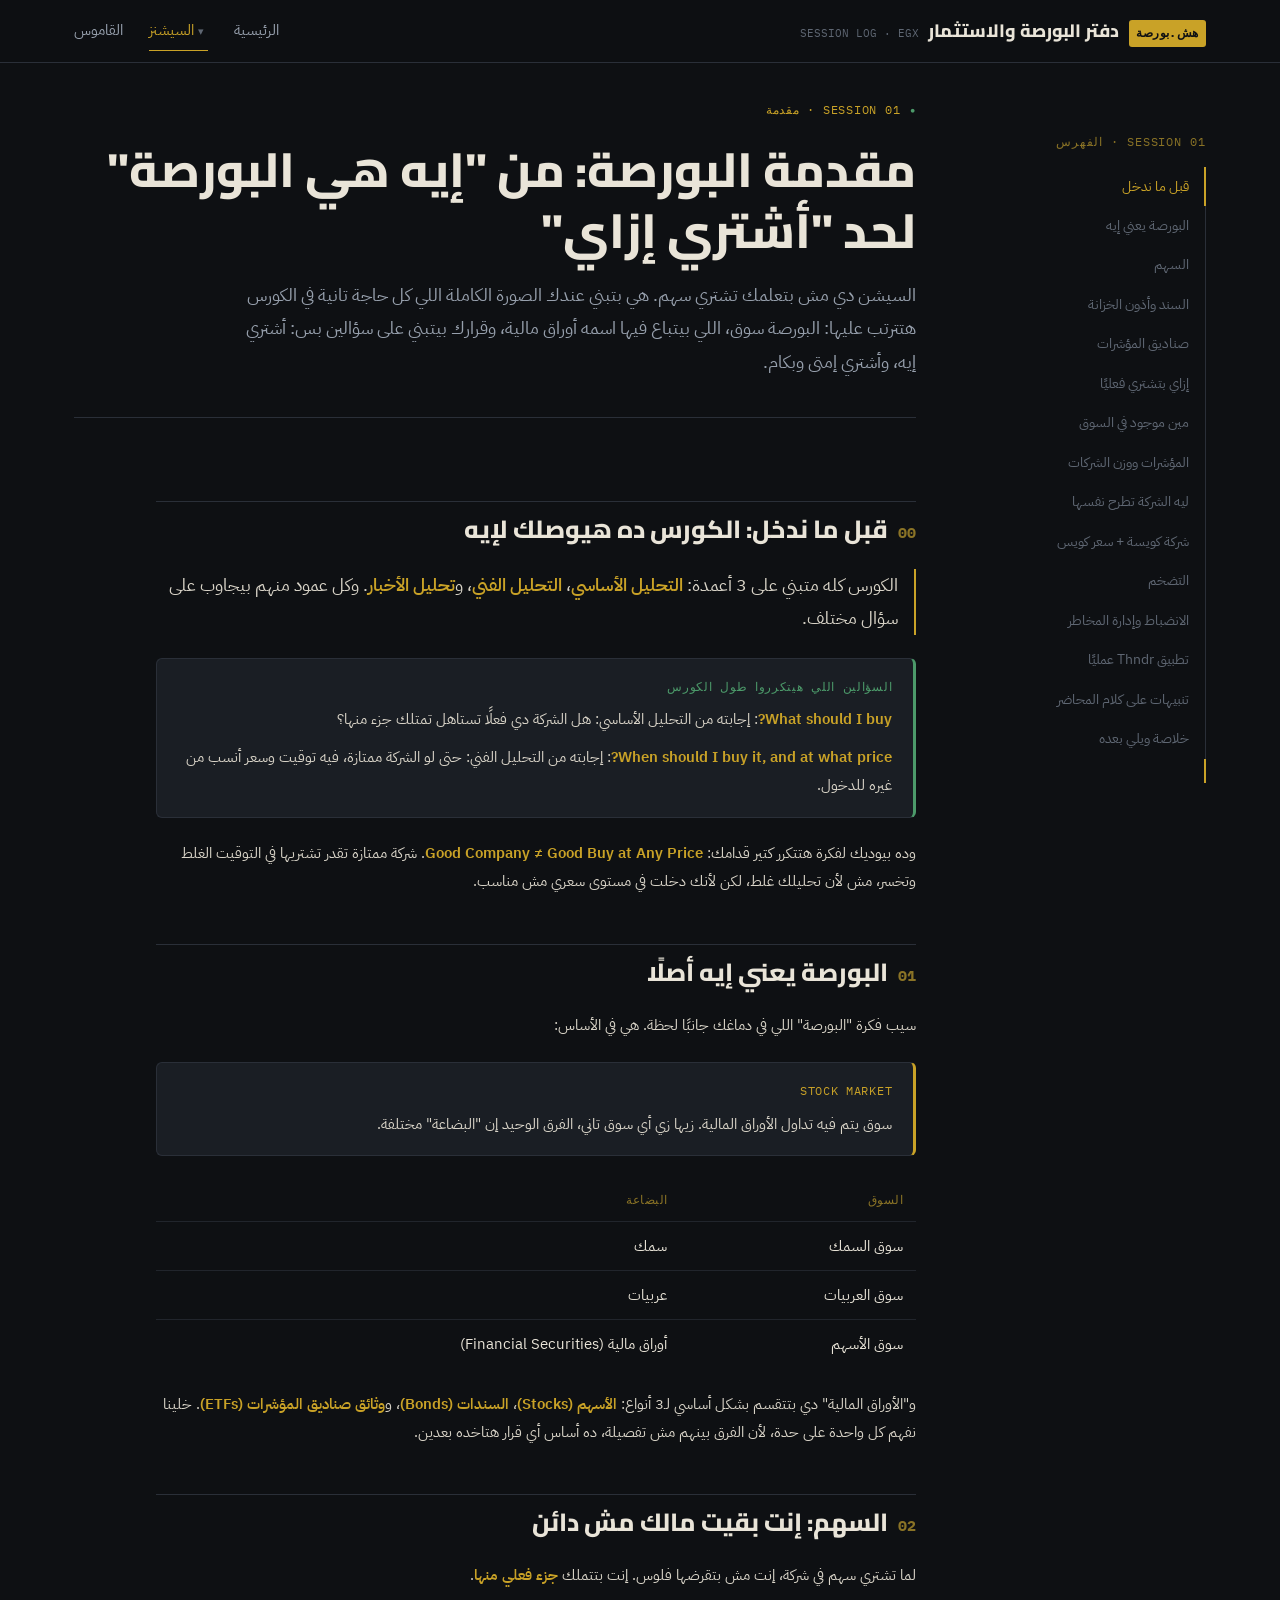
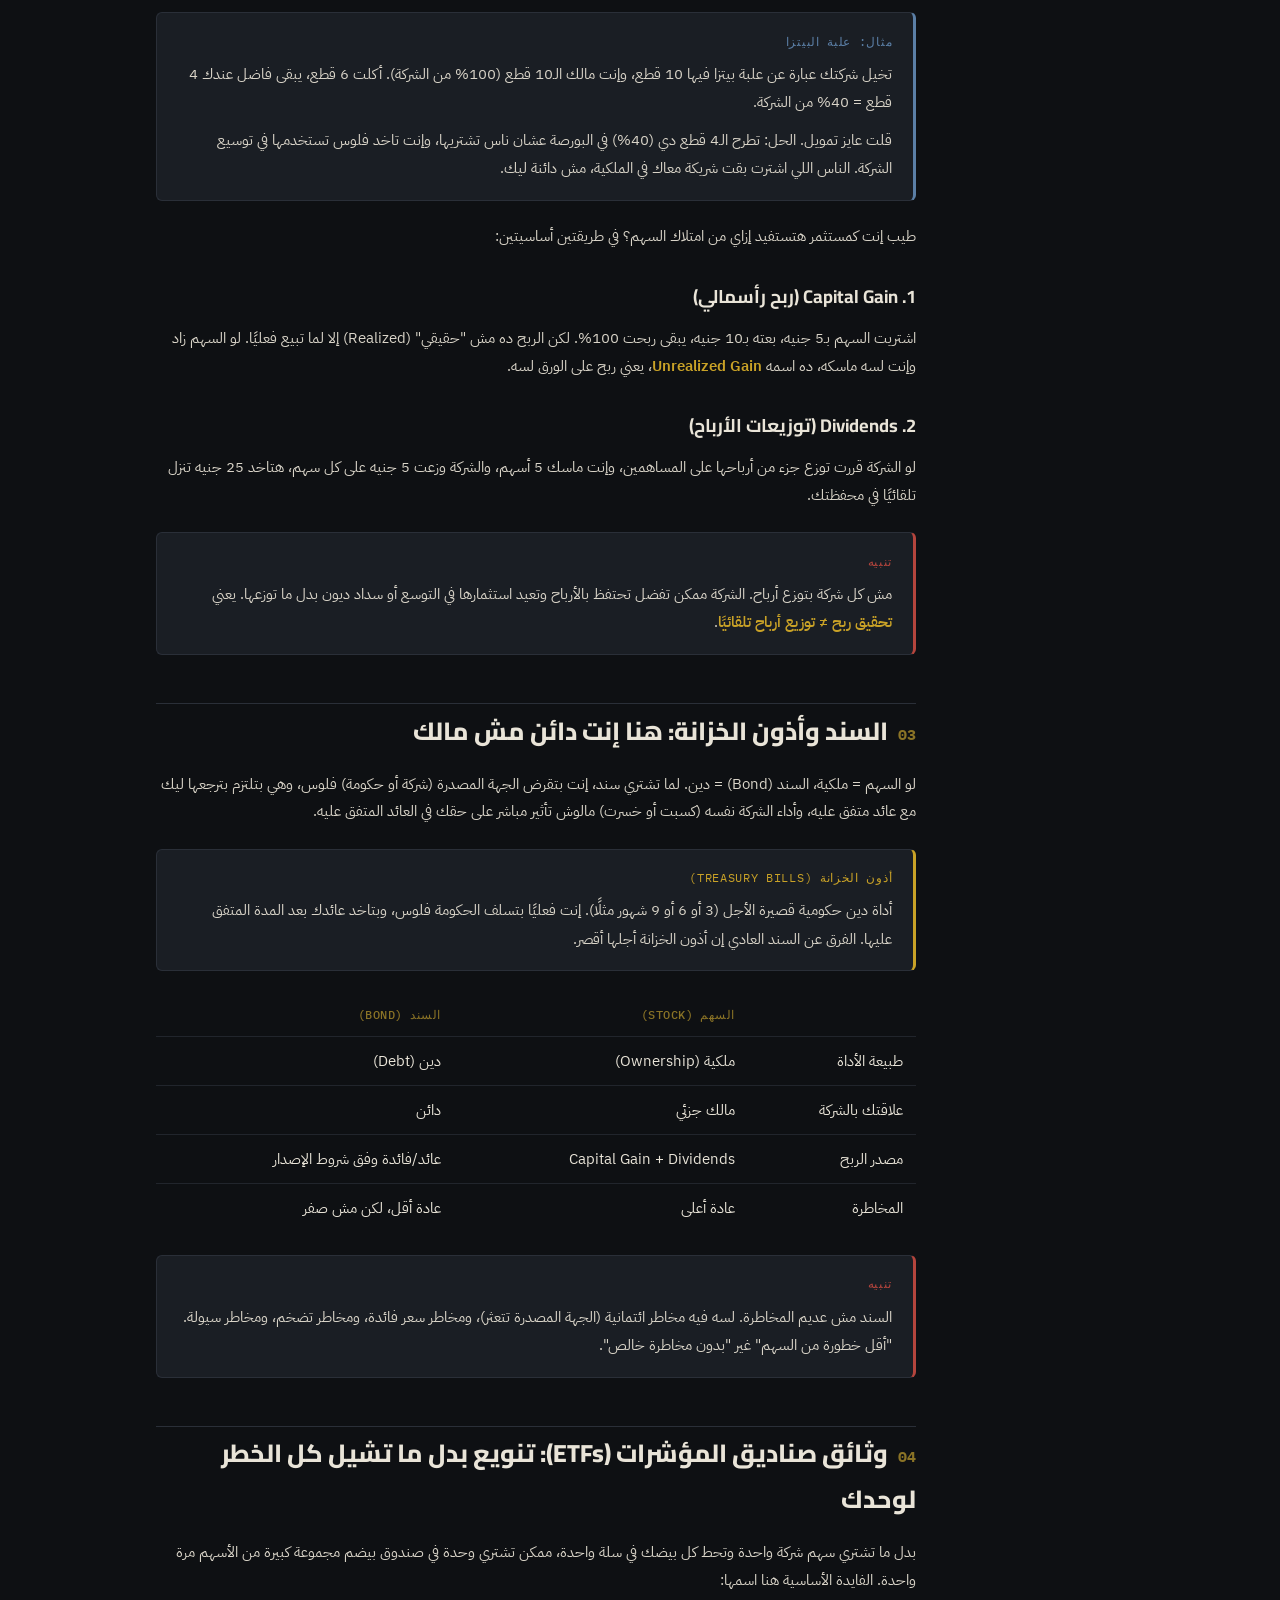
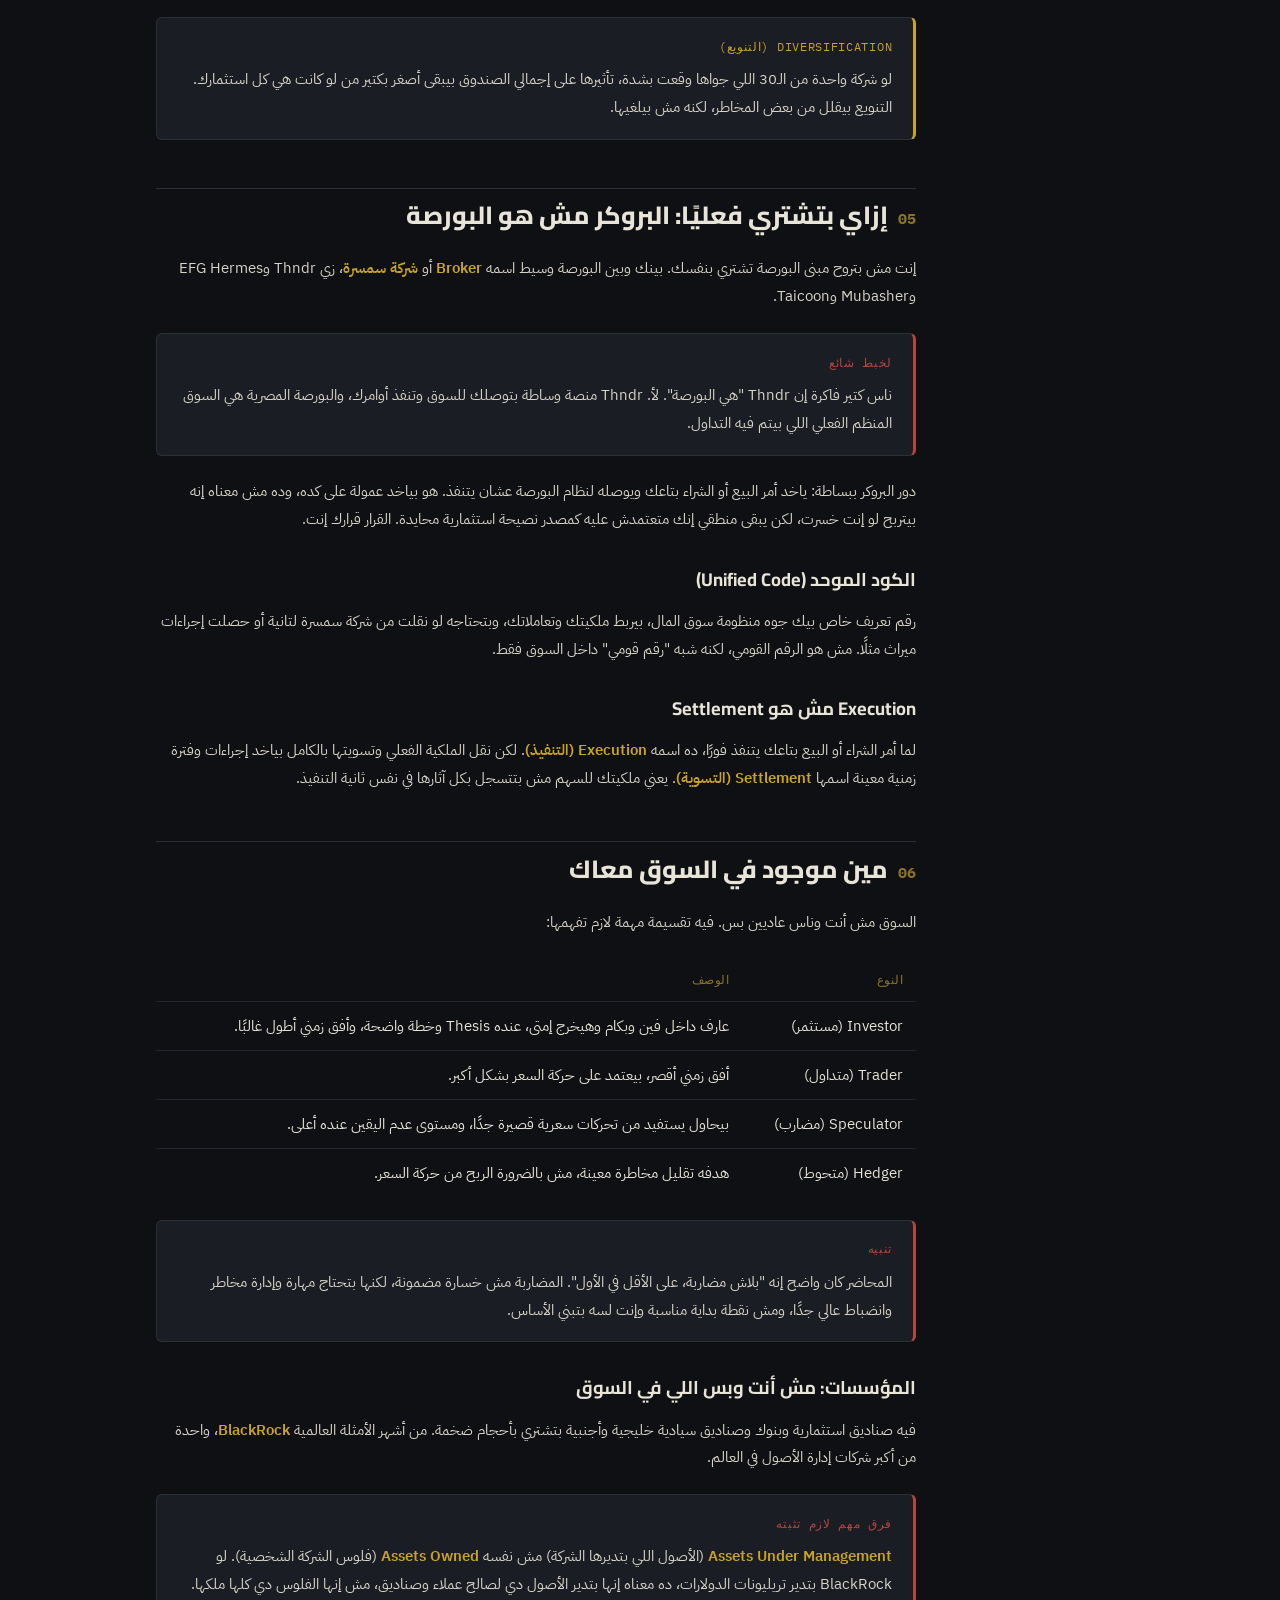
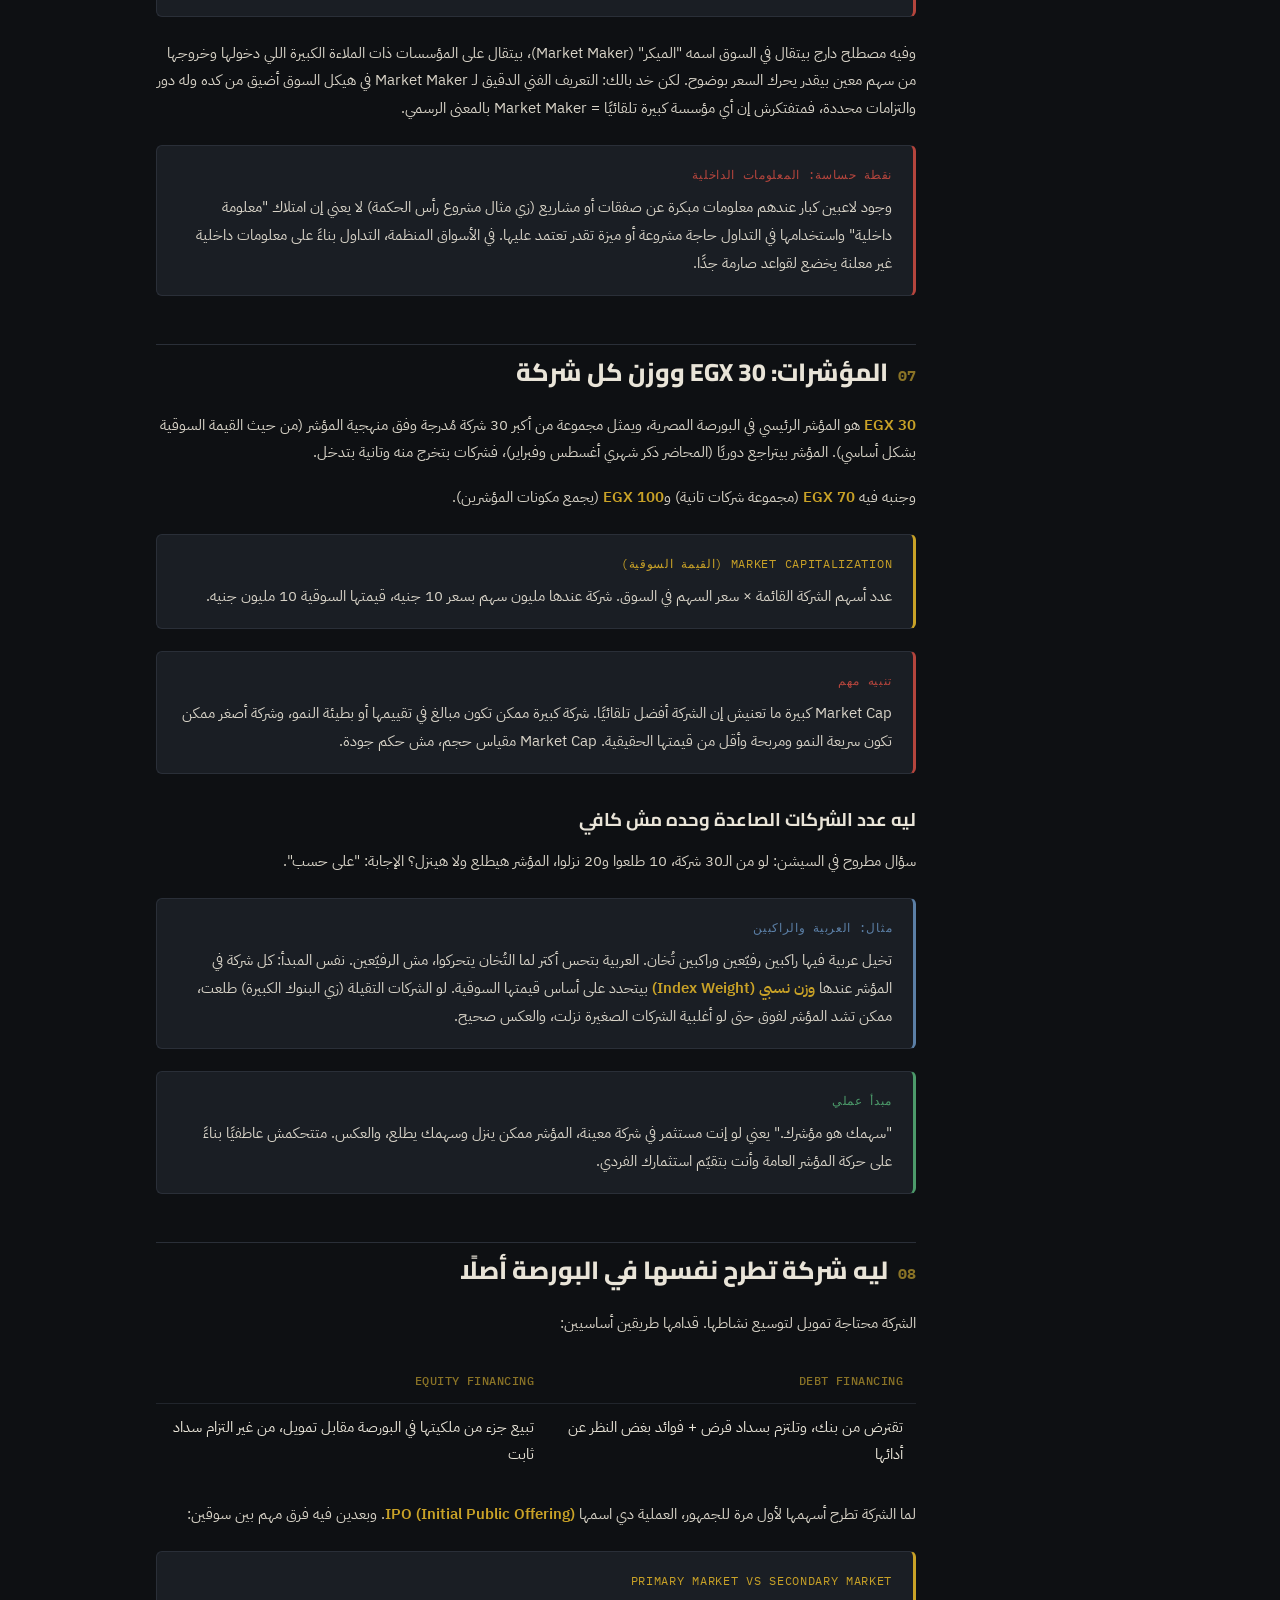
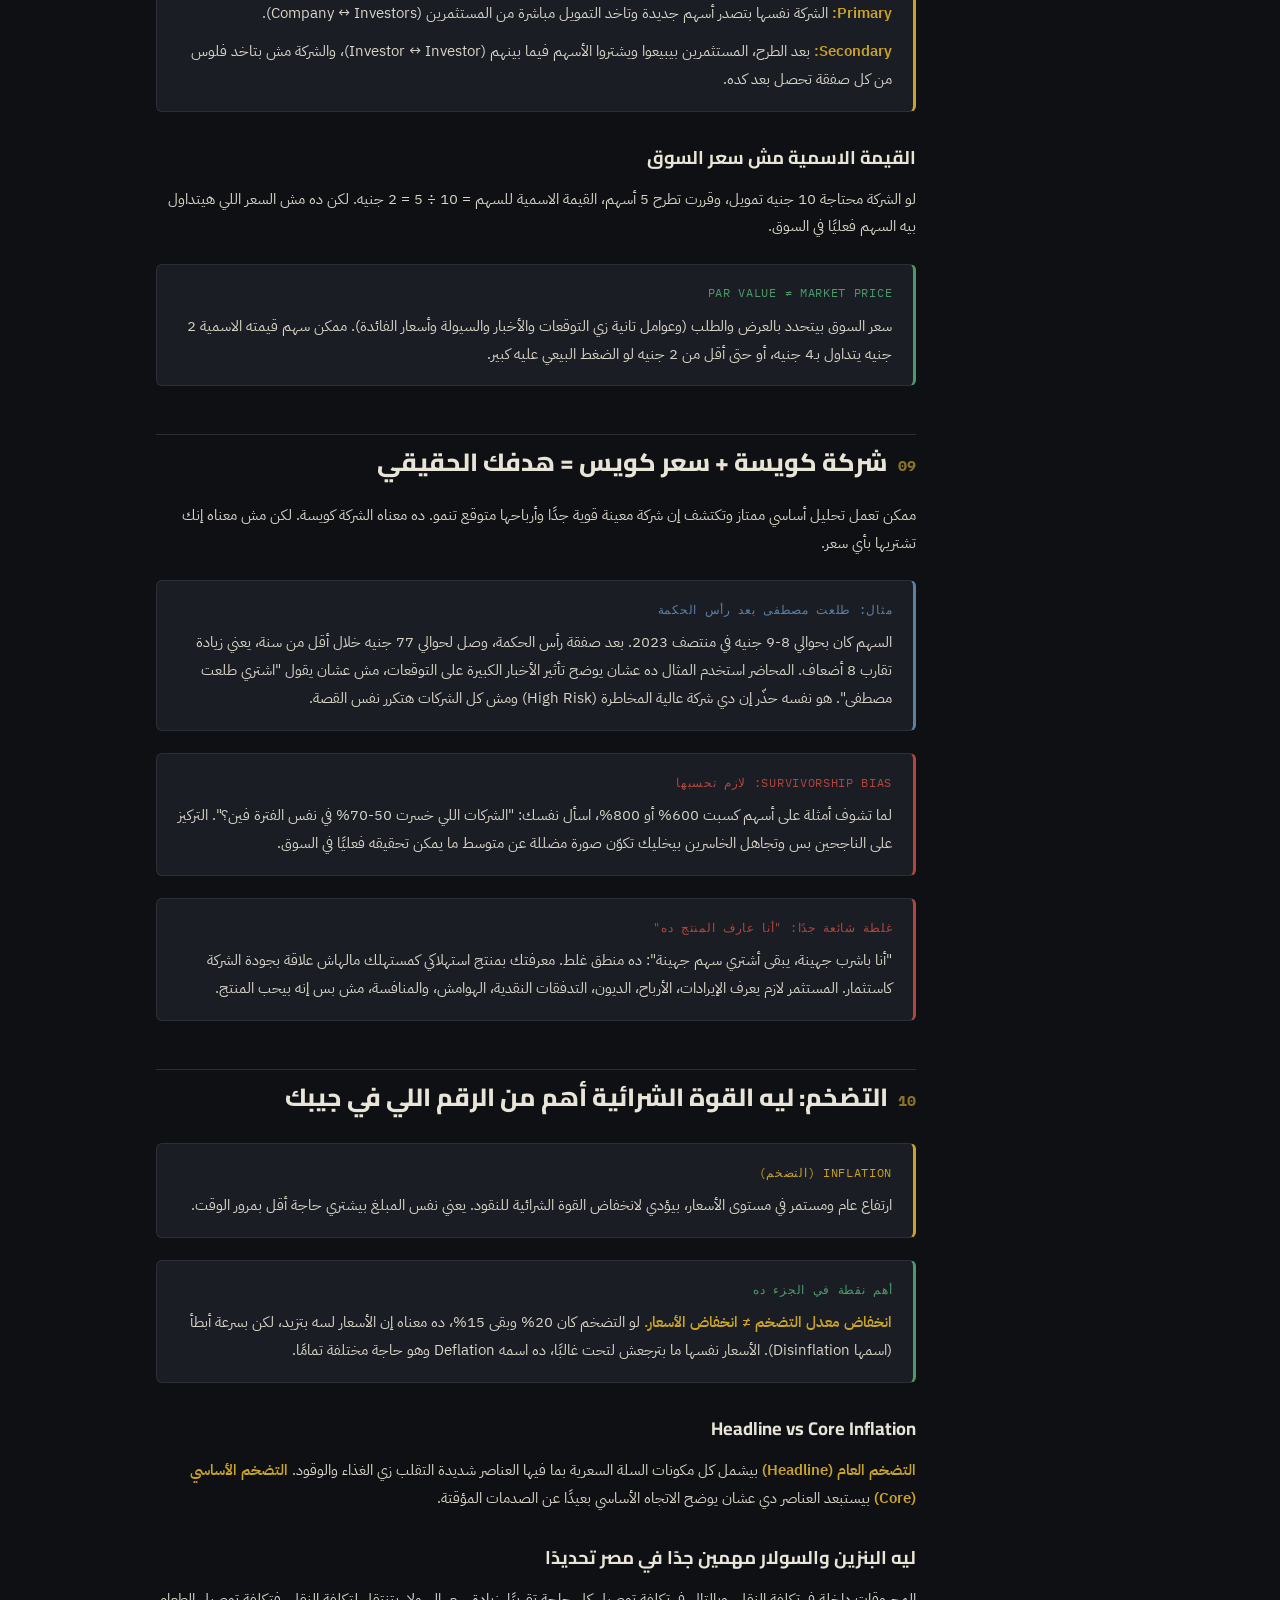
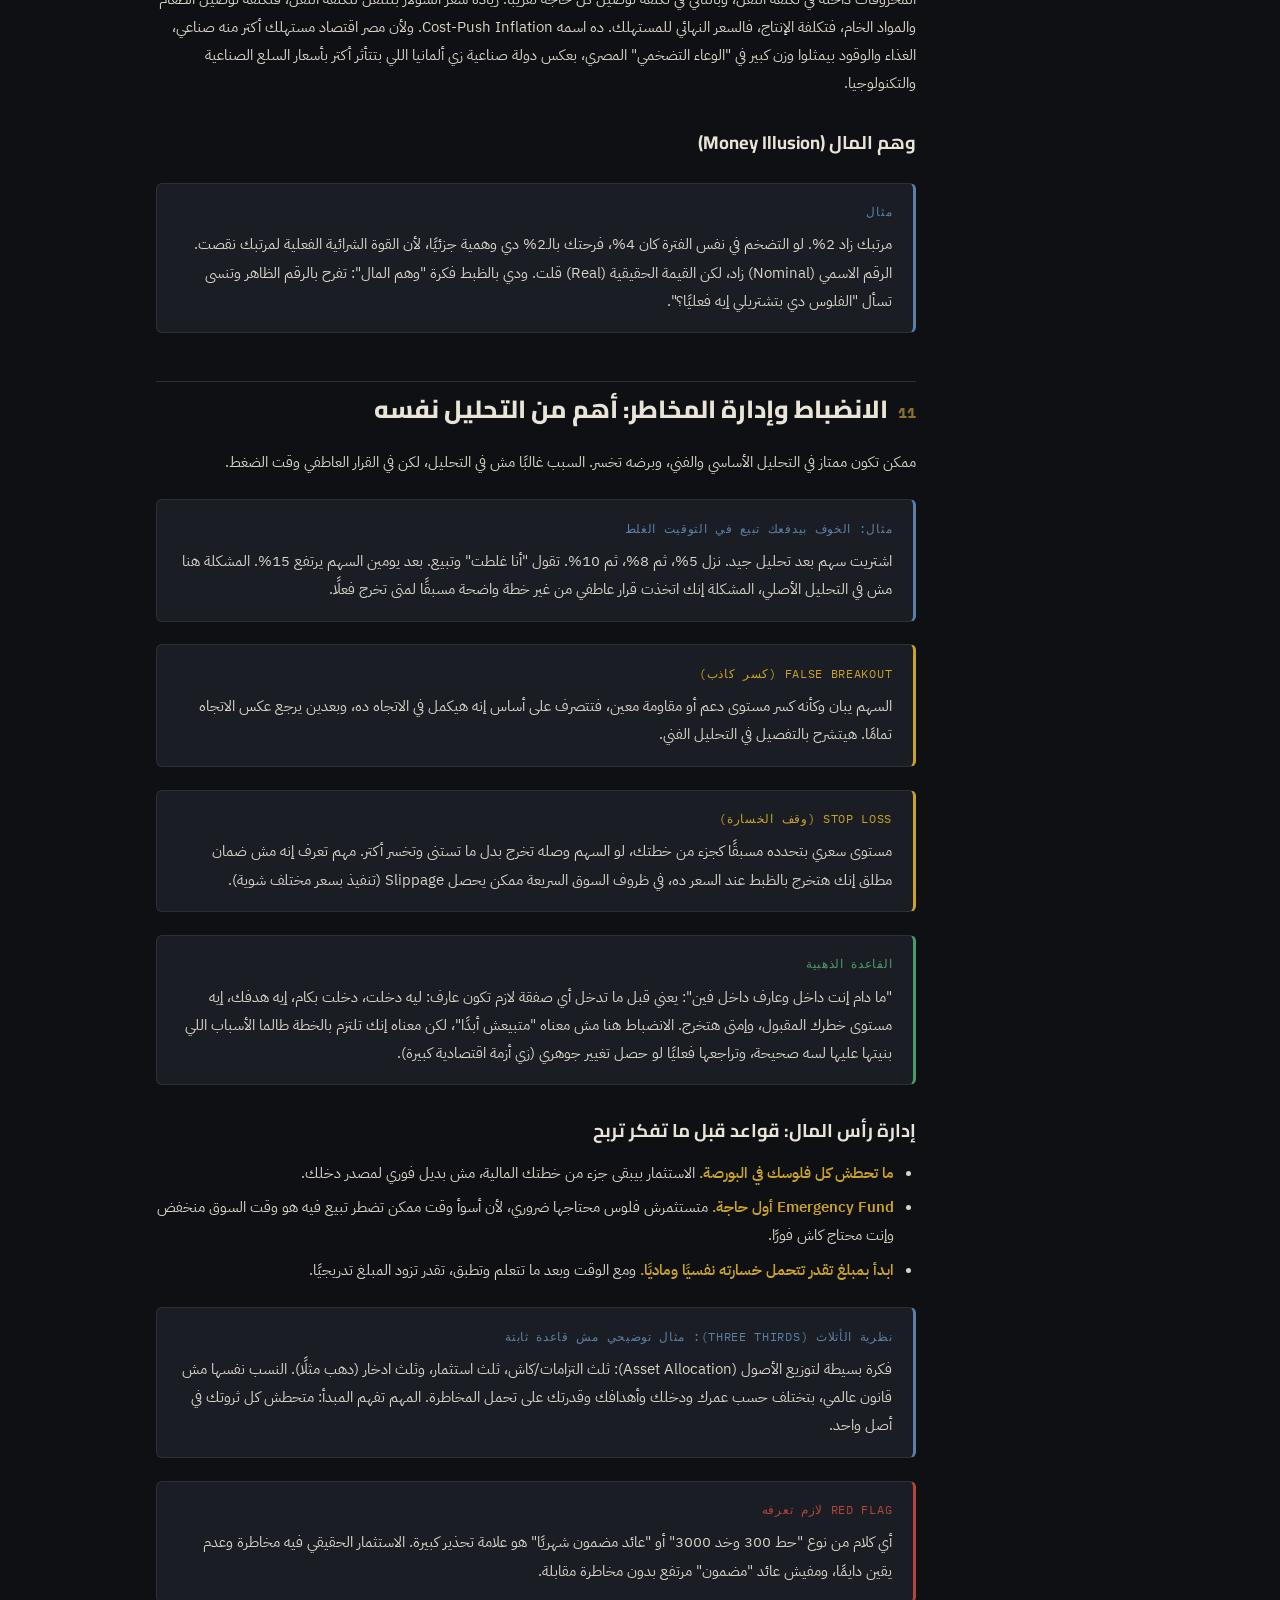
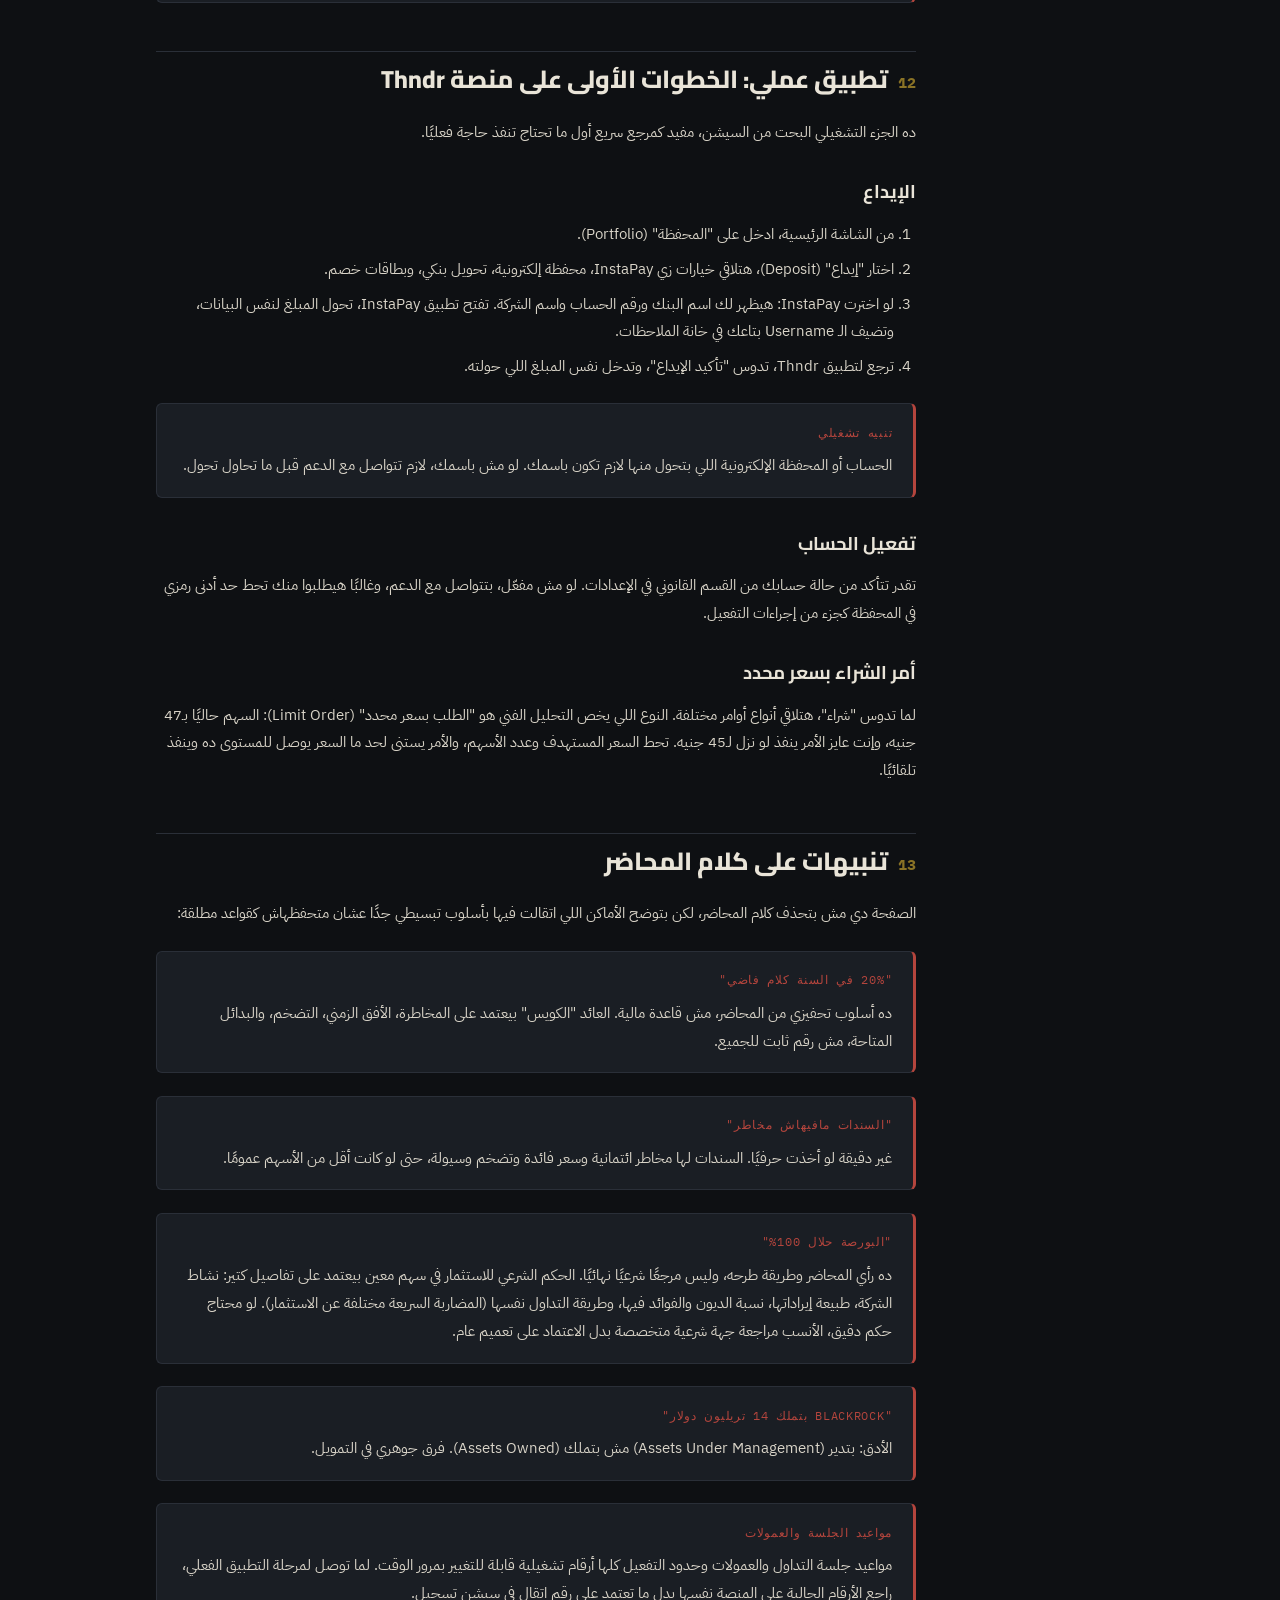
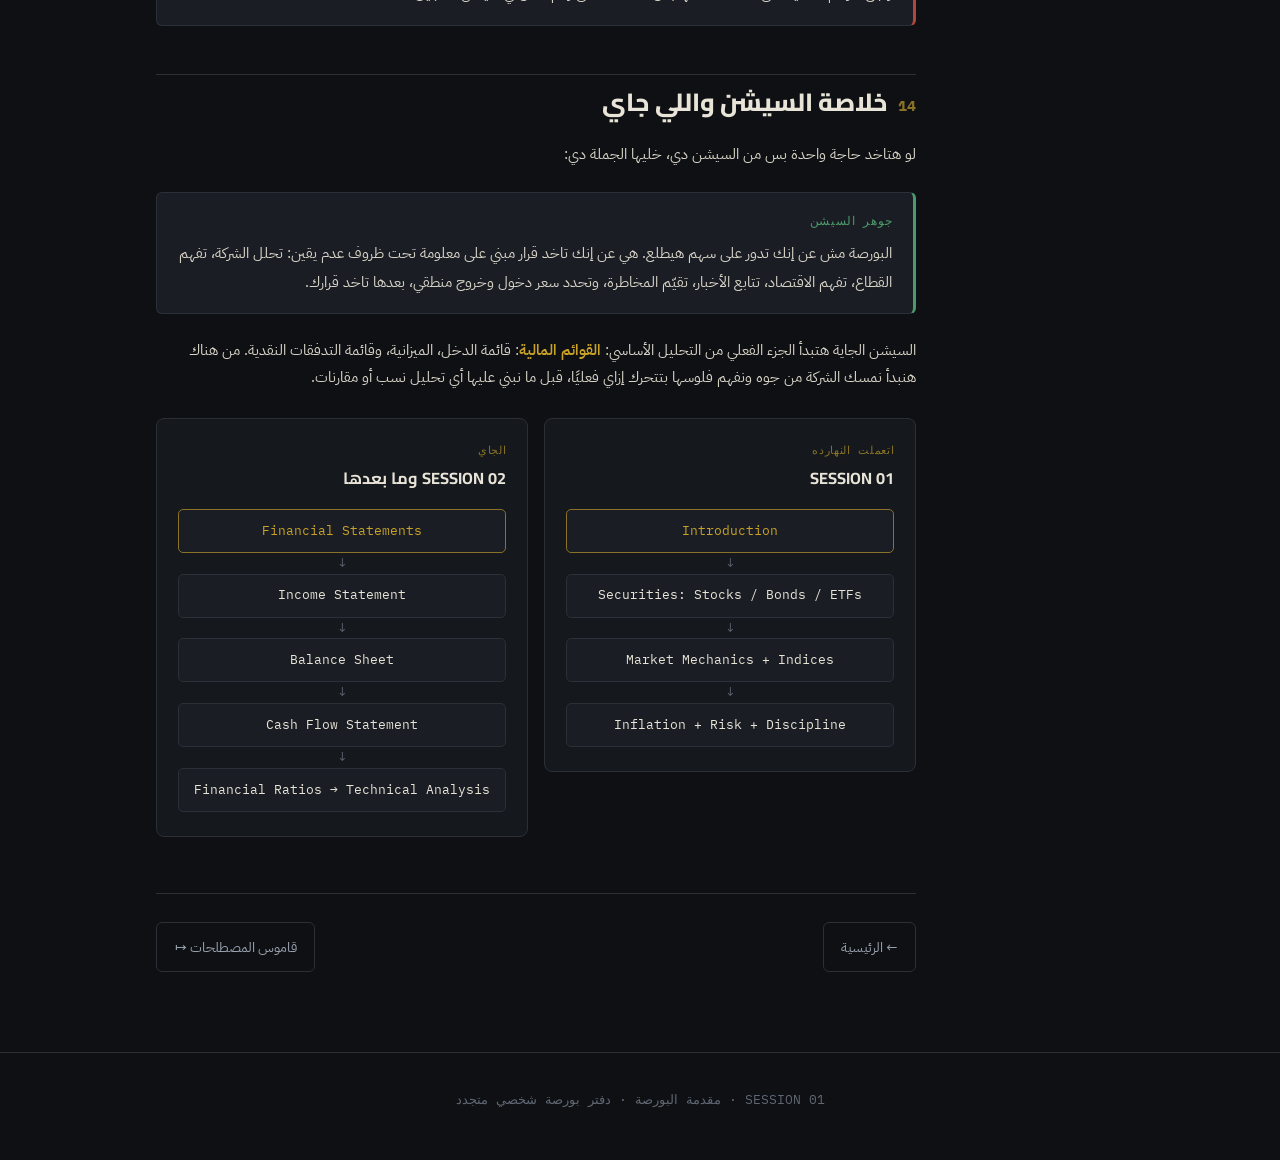
<file: session-01.html>
<!DOCTYPE html>
<html lang="ar" dir="rtl">
<head>
<meta charset="UTF-8">
<meta name="viewport" content="width=device-width, initial-scale=1.0">
<title>سيشن 1: مقدمة البورصة | دفتر البورصة والاستثمار</title>
<link rel="stylesheet" href="style.css">
</head>
<body>

<div class="topbar">
  <div class="topbar-inner">
    <a href="index.html" class="brand">
      <span class="brand-mark">هش.بورصة</span>
      <span class="brand-name">دفتر البورصة والاستثمار</span>
      <span class="brand-sub">SESSION LOG · EGX</span>
    </a>
    <nav class="nav-links">
      <a href="index.html">الرئيسية</a>
      <details class="nav-dropdown">
        <summary class="active"><span class="caret">▾</span> السيشنز</summary>
        <div class="nav-dropdown-menu">
          <a href="session-01.html" class="active"><span class="num">01</span> مقدمة البورصة</a>
          <a href="session-02.html"><span class="num">02</span> التحليل الأساسي والقوائم المالية</a>
          <a href="session-03.html"><span class="num">03</span> النسب المالية والتقييم</a>
          <a href="session-04.html"><span class="num">04</span> من الخبر إلى اختيار السهم</a>
          <a href="session-05.html"><span class="num">05</span> مقدمة التحليل الفني</a>
          <a href="session-06.html"><span class="num">06</span> التطبيق العملي وإدارة الصفقة</a>
        </div>
      </details>
      <a href="glossary.html">القاموس</a>
    </nav>
  </div>
  <div class="progress-fill" id="progress-fill"></div>
</div>

<div class="shell with-side">
  <aside class="side">
    <div class="side-title">SESSION 01 · الفهرس</div>
    <ul class="side-list" id="side-list">
      <li><a href="#s0">قبل ما ندخل</a></li>
      <li><a href="#s1">البورصة يعني إيه</a></li>
      <li><a href="#s2">السهم</a></li>
      <li><a href="#s3">السند وأذون الخزانة</a></li>
      <li><a href="#s4">صناديق المؤشرات</a></li>
      <li><a href="#s5">إزاي بتشتري فعليًا</a></li>
      <li><a href="#s6">مين موجود في السوق</a></li>
      <li><a href="#s7">المؤشرات ووزن الشركات</a></li>
      <li><a href="#s8">ليه الشركة تطرح نفسها</a></li>
      <li><a href="#s9">شركة كويسة + سعر كويس</a></li>
      <li><a href="#s10">التضخم</a></li>
      <li><a href="#s11">الانضباط وإدارة المخاطر</a></li>
      <li><a href="#s12">تطبيق Thndr عمليًا</a></li>
      <li><a href="#s13">تنبيهات على كلام المحاضر</a></li>
      <li><a href="#s14">خلاصة ويلي بعده</a></li>
    </ul>
  </aside>

  <main>
    <div class="hero" style="padding-top:2.2rem;">
      <div class="hero-eyebrow">SESSION 01 · مقدمة</div>
      <h1>مقدمة البورصة: من "إيه هي البورصة" لحد "أشتري إزاي"</h1>
      <p class="lead">السيشن دي مش بتعلمك تشتري سهم. هي بتبني عندك الصورة الكاملة اللي كل حاجة تانية في الكورس هتترتب عليها: البورصة سوق، اللي بيتباع فيها اسمه أوراق مالية، وقرارك بيتبني على سؤالين بس: أشتري إيه، وأشتري إمتى وبكام.</p>
    </div>

    <div class="content">

      <h2 id="s0"><span class="n">00</span>قبل ما ندخل: الكورس ده هيوصلك لإيه</h2>
      <p class="lede">الكورس كله متبني على 3 أعمدة: <strong>التحليل الأساسي</strong>، <strong>التحليل الفني</strong>، و<strong>تحليل الأخبار</strong>. وكل عمود منهم بيجاوب على سؤال مختلف.</p>

      <div class="box rule">
        <span class="label">السؤالين اللي هيتكرروا طول الكورس</span>
        <p><strong>What should I buy?</strong>: إجابته من التحليل الأساسي: هل الشركة دي فعلًا تستاهل تمتلك جزء منها؟</p>
        <p><strong>When should I buy it, and at what price?</strong>: إجابته من التحليل الفني: حتى لو الشركة ممتازة، فيه توقيت وسعر أنسب من غيره للدخول.</p>
      </div>

      <p>وده بيوديك لفكرة هتتكرر كتير قدامك: <strong>Good Company ≠ Good Buy at Any Price</strong>. شركة ممتازة تقدر تشتريها في التوقيت الغلط وتخسر، مش لأن تحليلك غلط، لكن لأنك دخلت في مستوى سعري مش مناسب.</p>

      <h2 id="s1"><span class="n">01</span>البورصة يعني إيه أصلًا</h2>
      <p>سيب فكرة "البورصة" اللي في دماغك جانبًا لحظة. هي في الأساس:</p>

      <div class="box term">
        <span class="label">Stock Market</span>
        <p>سوق يتم فيه تداول الأوراق المالية. زيها زي أي سوق تاني، الفرق الوحيد إن "البضاعة" مختلفة.</p>
      </div>

      <table>
        <tr><th>السوق</th><th>البضاعة</th></tr>
        <tr><td>سوق السمك</td><td>سمك</td></tr>
        <tr><td>سوق العربيات</td><td>عربيات</td></tr>
        <tr><td>سوق الأسهم</td><td>أوراق مالية (Financial Securities)</td></tr>
      </table>

      <p>و"الأوراق المالية" دي بتتقسم بشكل أساسي لـ3 أنواع: <strong>الأسهم (Stocks)</strong>، <strong>السندات (Bonds)</strong>، و<strong>وثائق صناديق المؤشرات (ETFs)</strong>. خلينا نفهم كل واحدة على حدة، لأن الفرق بينهم مش تفصيلة، ده أساس أي قرار هتاخده بعدين.</p>

      <h2 id="s2"><span class="n">02</span>السهم: إنت بقيت مالك مش دائن</h2>
      <p>لما تشتري سهم في شركة، إنت مش بتقرضها فلوس. إنت بتتملك <strong>جزء فعلي منها</strong>.</p>

      <div class="box example">
        <span class="label">مثال: علبة البيتزا</span>
        <p>تخيل شركتك عبارة عن علبة بيتزا فيها 10 قطع، وإنت مالك الـ10 قطع (100% من الشركة). أكلت 6 قطع، يبقى فاضل عندك 4 قطع = 40% من الشركة.</p>
        <p>قلت عايز تمويل. الحل: تطرح الـ4 قطع دي (40%) في البورصة عشان ناس تشتريها، وإنت تاخد فلوس تستخدمها في توسيع الشركة. الناس اللي اشترت بقت شريكة معاك في الملكية، مش دائنة ليك.</p>
      </div>

      <p>طيب إنت كمستثمر هتستفيد إزاي من امتلاك السهم؟ في طريقتين أساسيتين:</p>

      <h3>1. Capital Gain (ربح رأسمالي)</h3>
      <p>اشتريت السهم بـ5 جنيه، بعته بـ10 جنيه، يبقى ربحت 100%. لكن الربح ده مش "حقيقي" (Realized) إلا لما تبيع فعليًا. لو السهم زاد وإنت لسه ماسكه، ده اسمه <strong>Unrealized Gain</strong>، يعني ربح على الورق لسه.</p>

      <h3>2. Dividends (توزيعات الأرباح)</h3>
      <p>لو الشركة قررت توزع جزء من أرباحها على المساهمين، وإنت ماسك 5 أسهم، والشركة وزعت 5 جنيه على كل سهم، هتاخد 25 جنيه تنزل تلقائيًا في محفظتك.</p>

      <div class="box caution">
        <span class="label">تنبيه</span>
        <p>مش كل شركة بتوزع أرباح. الشركة ممكن تفضل تحتفظ بالأرباح وتعيد استثمارها في التوسع أو سداد ديون بدل ما توزعها. يعني <strong>تحقيق ربح ≠ توزيع أرباح تلقائيًا</strong>.</p>
      </div>

      <h2 id="s3"><span class="n">03</span>السند وأذون الخزانة: هنا إنت دائن مش مالك</h2>
      <p>لو السهم = ملكية، السند (Bond) = دين. لما تشتري سند، إنت بتقرض الجهة المصدرة (شركة أو حكومة) فلوس، وهي بتلتزم بترجعها ليك مع عائد متفق عليه، وأداء الشركة نفسه (كسبت أو خسرت) مالوش تأثير مباشر على حقك في العائد المتفق عليه.</p>

      <div class="box term">
        <span class="label">أذون الخزانة (Treasury Bills)</span>
        <p>أداة دين حكومية قصيرة الأجل (3 أو 6 أو 9 شهور مثلًا). إنت فعليًا بتسلف الحكومة فلوس، وبتاخد عائدك بعد المدة المتفق عليها. الفرق عن السند العادي إن أذون الخزانة أجلها أقصر.</p>
      </div>

      <table>
        <tr><th></th><th>السهم (Stock)</th><th>السند (Bond)</th></tr>
        <tr><td>طبيعة الأداة</td><td>ملكية (Ownership)</td><td>دين (Debt)</td></tr>
        <tr><td>علاقتك بالشركة</td><td>مالك جزئي</td><td>دائن</td></tr>
        <tr><td>مصدر الربح</td><td>Capital Gain + Dividends</td><td>عائد/فائدة وفق شروط الإصدار</td></tr>
        <tr><td>المخاطرة</td><td>عادة أعلى</td><td>عادة أقل، لكن مش صفر</td></tr>
      </table>

      <div class="box caution">
        <span class="label">تنبيه</span>
        <p>السند مش عديم المخاطرة. لسه فيه مخاطر ائتمانية (الجهة المصدرة تتعثر)، ومخاطر سعر فائدة، ومخاطر تضخم، ومخاطر سيولة. "أقل خطورة من السهم" غير "بدون مخاطرة خالص".</p>
      </div>

      <h2 id="s4"><span class="n">04</span>وثائق صناديق المؤشرات (ETFs): تنويع بدل ما تشيل كل الخطر لوحدك</h2>
      <p>بدل ما تشتري سهم شركة واحدة وتحط كل بيضك في سلة واحدة، ممكن تشتري وحدة في صندوق بيضم مجموعة كبيرة من الأسهم مرة واحدة. الفايدة الأساسية هنا اسمها:</p>

      <div class="box term">
        <span class="label">Diversification (التنويع)</span>
        <p>لو شركة واحدة من الـ30 اللي جواها وقعت بشدة، تأثيرها على إجمالي الصندوق بيبقى أصغر بكتير من لو كانت هي كل استثمارك. التنويع بيقلل من بعض المخاطر، لكنه مش بيلغيها.</p>
      </div>

      <h2 id="s5"><span class="n">05</span>إزاي بتشتري فعليًا: البروكر مش هو البورصة</h2>
      <p>إنت مش بتروح مبنى البورصة تشتري بنفسك. بينك وبين البورصة وسيط اسمه <strong>Broker</strong> أو <strong>شركة سمسرة</strong>، زي Thndr وEFG Hermes وMubasher وTaicoon.</p>

      <div class="box caution">
        <span class="label">لخبط شائع</span>
        <p>ناس كتير فاكرة إن Thndr "هي البورصة". لأ. Thndr منصة وساطة بتوصلك للسوق وتنفذ أوامرك، والبورصة المصرية هي السوق المنظم الفعلي اللي بيتم فيه التداول.</p>
      </div>

      <p>دور البروكر ببساطة: ياخد أمر البيع أو الشراء بتاعك ويوصله لنظام البورصة عشان يتنفذ. هو بياخد عمولة على كده، وده مش معناه إنه بيتربح لو إنت خسرت، لكن يبقى منطقي إنك متعتمدش عليه كمصدر نصيحة استثمارية محايدة. القرار قرارك إنت.</p>

      <h3>الكود الموحد (Unified Code)</h3>
      <p>رقم تعريف خاص بيك جوه منظومة سوق المال، بيربط ملكيتك وتعاملاتك، وبتحتاجه لو نقلت من شركة سمسرة لتانية أو حصلت إجراءات ميراث مثلًا. مش هو الرقم القومي، لكنه شبه "رقم قومي" داخل السوق فقط.</p>

      <h3>Execution مش هو Settlement</h3>
      <p>لما أمر الشراء أو البيع بتاعك يتنفذ فورًا، ده اسمه <strong>Execution (التنفيذ)</strong>. لكن نقل الملكية الفعلي وتسويتها بالكامل بياخد إجراءات وفترة زمنية معينة اسمها <strong>Settlement (التسوية)</strong>. يعني ملكيتك للسهم مش بتتسجل بكل آثارها في نفس ثانية التنفيذ.</p>

      <h2 id="s6"><span class="n">06</span>مين موجود في السوق معاك</h2>
      <p>السوق مش أنت وناس عاديين بس. فيه تقسيمة مهمة لازم تفهمها:</p>

      <table>
        <tr><th>النوع</th><th>الوصف</th></tr>
        <tr><td>Investor (مستثمر)</td><td>عارف داخل فين وبكام وهيخرج إمتى، عنده Thesis وخطة واضحة، وأفق زمني أطول غالبًا.</td></tr>
        <tr><td>Trader (متداول)</td><td>أفق زمني أقصر، بيعتمد على حركة السعر بشكل أكبر.</td></tr>
        <tr><td>Speculator (مضارب)</td><td>بيحاول يستفيد من تحركات سعرية قصيرة جدًا، ومستوى عدم اليقين عنده أعلى.</td></tr>
        <tr><td>Hedger (متحوط)</td><td>هدفه تقليل مخاطرة معينة، مش بالضرورة الربح من حركة السعر.</td></tr>
      </table>

      <div class="box caution">
        <span class="label">تنبيه</span>
        <p>المحاضر كان واضح إنه "بلاش مضاربة، على الأقل في الأول". المضاربة مش خسارة مضمونة، لكنها بتحتاج مهارة وإدارة مخاطر وانضباط عالي جدًا، ومش نقطة بداية مناسبة وإنت لسه بتبني الأساس.</p>
      </div>

      <h3>المؤسسات: مش أنت وبس اللي في السوق</h3>
      <p>فيه صناديق استثمارية وبنوك وصناديق سيادية خليجية وأجنبية بتشتري بأحجام ضخمة. من أشهر الأمثلة العالمية <strong>BlackRock</strong>، واحدة من أكبر شركات إدارة الأصول في العالم.</p>

      <div class="box caution">
        <span class="label">فرق مهم لازم تثبته</span>
        <p><strong>Assets Under Management</strong> (الأصول اللي بتديرها الشركة) مش نفسه <strong>Assets Owned</strong> (فلوس الشركة الشخصية). لو BlackRock بتدير تريليونات الدولارات، ده معناه إنها بتدير الأصول دي لصالح عملاء وصناديق، مش إنها الفلوس دي كلها ملكها.</p>
      </div>

      <p>وفيه مصطلح دارج بيتقال في السوق اسمه "الميكر" (Market Maker)، بيتقال على المؤسسات ذات الملاءة الكبيرة اللي دخولها وخروجها من سهم معين بيقدر يحرك السعر بوضوح. لكن خد بالك: التعريف الفني الدقيق لـ Market Maker في هيكل السوق أضيق من كده وله دور والتزامات محددة، فمتفتكرش إن أي مؤسسة كبيرة تلقائيًا = Market Maker بالمعنى الرسمي.</p>

      <div class="box caution">
        <span class="label">نقطة حساسة: المعلومات الداخلية</span>
        <p>وجود لاعبين كبار عندهم معلومات مبكرة عن صفقات أو مشاريع (زي مثال مشروع رأس الحكمة) لا يعني إن امتلاك "معلومة داخلية" واستخدامها في التداول حاجة مشروعة أو ميزة تقدر تعتمد عليها. في الأسواق المنظمة، التداول بناءً على معلومات داخلية غير معلنة يخضع لقواعد صارمة جدًا.</p>
      </div>

      <h2 id="s7"><span class="n">07</span>المؤشرات: EGX 30 ووزن كل شركة</h2>
      <p><strong>EGX 30</strong> هو المؤشر الرئيسي في البورصة المصرية، ويمثل مجموعة من أكبر 30 شركة مُدرجة وفق منهجية المؤشر (من حيث القيمة السوقية بشكل أساسي). المؤشر بيتراجع دوريًا (المحاضر ذكر شهري أغسطس وفبراير)، فشركات بتخرج منه وتانية بتدخل.</p>

      <p>وجنبه فيه <strong>EGX 70</strong> (مجموعة شركات تانية) و<strong>EGX 100</strong> (يجمع مكونات المؤشرين).</p>

      <div class="box term">
        <span class="label">Market Capitalization (القيمة السوقية)</span>
        <p>عدد أسهم الشركة القائمة × سعر السهم في السوق. شركة عندها مليون سهم بسعر 10 جنيه، قيمتها السوقية 10 مليون جنيه.</p>
      </div>

      <div class="box caution">
        <span class="label">تنبيه مهم</span>
        <p>Market Cap كبيرة ما تعنيش إن الشركة أفضل تلقائيًا. شركة كبيرة ممكن تكون مبالغ في تقييمها أو بطيئة النمو، وشركة أصغر ممكن تكون سريعة النمو ومربحة وأقل من قيمتها الحقيقية. Market Cap مقياس حجم، مش حكم جودة.</p>
      </div>

      <h3>ليه عدد الشركات الصاعدة وحده مش كافي</h3>
      <p>سؤال مطروح في السيشن: لو من الـ30 شركة، 10 طلعوا و20 نزلوا، المؤشر هيطلع ولا هينزل؟ الإجابة: "على حسب".</p>

      <div class="box example">
        <span class="label">مثال: العربية والراكبين</span>
        <p>تخيل عربية فيها راكبين رفيّعين وراكبين تُخان. العربية بتحس أكتر لما التُخان يتحركوا، مش الرفيّعين. نفس المبدأ: كل شركة في المؤشر عندها <strong>وزن نسبي (Index Weight)</strong> بيتحدد على أساس قيمتها السوقية. لو الشركات التقيلة (زي البنوك الكبيرة) طلعت، ممكن تشد المؤشر لفوق حتى لو أغلبية الشركات الصغيرة نزلت، والعكس صحيح.</p>
      </div>

      <div class="box rule">
        <span class="label">مبدأ عملي</span>
        <p>"سهمك هو مؤشرك." يعني لو إنت مستثمر في شركة معينة، المؤشر ممكن ينزل وسهمك يطلع، والعكس. متتحكمش عاطفيًا بناءً على حركة المؤشر العامة وأنت بتقيّم استثمارك الفردي.</p>
      </div>

      <h2 id="s8"><span class="n">08</span>ليه شركة تطرح نفسها في البورصة أصلًا</h2>
      <p>الشركة محتاجة تمويل لتوسيع نشاطها. قدامها طريقين أساسيين:</p>

      <table>
        <tr><th>Debt Financing</th><th>Equity Financing</th></tr>
        <tr><td>تقترض من بنك، وتلتزم بسداد قرض + فوائد بغض النظر عن أدائها</td><td>تبيع جزء من ملكيتها في البورصة مقابل تمويل، من غير التزام سداد ثابت</td></tr>
      </table>

      <p>لما الشركة تطرح أسهمها لأول مرة للجمهور، العملية دي اسمها <strong>IPO (Initial Public Offering)</strong>. وبعدين فيه فرق مهم بين سوقين:</p>

      <div class="box term">
        <span class="label">Primary Market vs Secondary Market</span>
        <p><strong>Primary:</strong> الشركة نفسها بتصدر أسهم جديدة وتاخد التمويل مباشرة من المستثمرين (Company ↔ Investors).</p>
        <p><strong>Secondary:</strong> بعد الطرح، المستثمرين بيبيعوا ويشتروا الأسهم فيما بينهم (Investor ↔ Investor)، والشركة مش بتاخد فلوس من كل صفقة تحصل بعد كده.</p>
      </div>

      <h3>القيمة الاسمية مش سعر السوق</h3>
      <p>لو الشركة محتاجة 10 جنيه تمويل، وقررت تطرح 5 أسهم، القيمة الاسمية للسهم = 10 ÷ 5 = 2 جنيه. لكن ده مش السعر اللي هيتداول بيه السهم فعليًا في السوق.</p>

      <div class="box rule">
        <span class="label">Par Value ≠ Market Price</span>
        <p>سعر السوق بيتحدد بالعرض والطلب (وعوامل تانية زي التوقعات والأخبار والسيولة وأسعار الفائدة). ممكن سهم قيمته الاسمية 2 جنيه يتداول بـ4 جنيه، أو حتى أقل من 2 جنيه لو الضغط البيعي عليه كبير.</p>
      </div>

      <h2 id="s9"><span class="n">09</span>شركة كويسة + سعر كويس = هدفك الحقيقي</h2>
      <p>ممكن تعمل تحليل أساسي ممتاز وتكتشف إن شركة معينة قوية جدًا وأرباحها متوقع تنمو. ده معناه الشركة كويسة. لكن مش معناه إنك تشتريها بأي سعر.</p>

      <div class="box example">
        <span class="label">مثال: طلعت مصطفى بعد رأس الحكمة</span>
        <p>السهم كان بحوالي 8-9 جنيه في منتصف 2023. بعد صفقة رأس الحكمة، وصل لحوالي 77 جنيه خلال أقل من سنة، يعني زيادة تقارب 8 أضعاف. المحاضر استخدم المثال ده عشان يوضح تأثير الأخبار الكبيرة على التوقعات، مش عشان يقول "اشتري طلعت مصطفى". هو نفسه حذّر إن دي شركة عالية المخاطرة (High Risk) ومش كل الشركات هتكرر نفس القصة.</p>
      </div>

      <div class="box caution">
        <span class="label">Survivorship Bias: لازم تحسبها</span>
        <p>لما تشوف أمثلة على أسهم كسبت 600% أو 800%، اسأل نفسك: "الشركات اللي خسرت 50-70% في نفس الفترة فين؟". التركيز على الناجحين بس وتجاهل الخاسرين بيخليك تكوّن صورة مضللة عن متوسط ما يمكن تحقيقه فعليًا في السوق.</p>
      </div>

      <div class="box caution">
        <span class="label">غلطة شائعة جدًا: "أنا عارف المنتج ده"</span>
        <p>"أنا باشرب جهينة، يبقى أشتري سهم جهينة": ده منطق غلط. معرفتك بمنتج استهلاكي كمستهلك مالهاش علاقة بجودة الشركة كاستثمار. المستثمر لازم يعرف الإيرادات، الأرباح، الديون، التدفقات النقدية، الهوامش، والمنافسة، مش بس إنه بيحب المنتج.</p>
      </div>

      <h2 id="s10"><span class="n">10</span>التضخم: ليه القوة الشرائية أهم من الرقم اللي في جيبك</h2>

      <div class="box term">
        <span class="label">Inflation (التضخم)</span>
        <p>ارتفاع عام ومستمر في مستوى الأسعار، بيؤدي لانخفاض القوة الشرائية للنقود. يعني نفس المبلغ بيشتري حاجة أقل بمرور الوقت.</p>
      </div>

      <div class="box rule">
        <span class="label">أهم نقطة في الجزء ده</span>
        <p><strong>انخفاض معدل التضخم ≠ انخفاض الأسعار.</strong> لو التضخم كان 20% وبقى 15%، ده معناه إن الأسعار لسه بتزيد، لكن بسرعة أبطأ (اسمها Disinflation). الأسعار نفسها ما بترجعش لتحت غالبًا، ده اسمه Deflation وهو حاجة مختلفة تمامًا.</p>
      </div>

      <h3>Headline vs Core Inflation</h3>
      <p><strong>التضخم العام (Headline)</strong> بيشمل كل مكونات السلة السعرية بما فيها العناصر شديدة التقلب زي الغذاء والوقود. <strong>التضخم الأساسي (Core)</strong> بيستبعد العناصر دي عشان يوضح الاتجاه الأساسي بعيدًا عن الصدمات المؤقتة.</p>

      <h3>ليه البنزين والسولار مهمين جدًا في مصر تحديدًا</h3>
      <p>المحروقات داخلة في تكلفة النقل، وبالتالي في تكلفة توصيل كل حاجة تقريبًا. زيادة سعر السولار بتنتقل لتكلفة النقل، فتكلفة توصيل الطعام والمواد الخام، فتكلفة الإنتاج، فالسعر النهائي للمستهلك. ده اسمه Cost-Push Inflation. ولأن مصر اقتصاد مستهلك أكتر منه صناعي، الغذاء والوقود بيمثلوا وزن كبير في "الوعاء التضخمي" المصري، بعكس دولة صناعية زي ألمانيا اللي بتتأثر أكتر بأسعار السلع الصناعية والتكنولوجيا.</p>

      <h3>وهم المال (Money Illusion)</h3>
      <div class="box example">
        <span class="label">مثال</span>
        <p>مرتبك زاد 2%. لو التضخم في نفس الفترة كان 4%، فرحتك بالـ2% دي وهمية جزئيًا، لأن القوة الشرائية الفعلية لمرتبك نقصت. الرقم الاسمي (Nominal) زاد، لكن القيمة الحقيقية (Real) قلت. ودي بالظبط فكرة "وهم المال": تفرح بالرقم الظاهر وتنسى تسأل "الفلوس دي بتشتريلي إيه فعليًا؟".</p>
      </div>

      <h2 id="s11"><span class="n">11</span>الانضباط وإدارة المخاطر: أهم من التحليل نفسه</h2>
      <p>ممكن تكون ممتاز في التحليل الأساسي والفني، وبرضه تخسر. السبب غالبًا مش في التحليل، لكن في القرار العاطفي وقت الضغط.</p>

      <div class="box example">
        <span class="label">مثال: الخوف بيدفعك تبيع في التوقيت الغلط</span>
        <p>اشتريت سهم بعد تحليل جيد. نزل 5%، ثم 8%، ثم 10%. تقول "أنا غلطت" وتبيع. بعد يومين السهم يرتفع 15%. المشكلة هنا مش في التحليل الأصلي، المشكلة إنك اتخذت قرار عاطفي من غير خطة واضحة مسبقًا لمتى تخرج فعلًا.</p>
      </div>

      <div class="box term">
        <span class="label">False Breakout (كسر كاذب)</span>
        <p>السهم يبان وكأنه كسر مستوى دعم أو مقاومة معين، فتتصرف على أساس إنه هيكمل في الاتجاه ده، وبعدين يرجع عكس الاتجاه تمامًا. هيتشرح بالتفصيل في التحليل الفني.</p>
      </div>

      <div class="box term">
        <span class="label">Stop Loss (وقف الخسارة)</span>
        <p>مستوى سعري بتحدده مسبقًا كجزء من خطتك، لو السهم وصله تخرج بدل ما تستنى وتخسر أكتر. مهم تعرف إنه مش ضمان مطلق إنك هتخرج بالظبط عند السعر ده، في ظروف السوق السريعة ممكن يحصل Slippage (تنفيذ بسعر مختلف شوية).</p>
      </div>

      <div class="box rule">
        <span class="label">القاعدة الذهبية</span>
        <p>"ما دام إنت داخل وعارف داخل فين": يعني قبل ما تدخل أي صفقة لازم تكون عارف: ليه دخلت، دخلت بكام، إيه هدفك، إيه مستوى خطرك المقبول، وإمتى هتخرج. الانضباط هنا مش معناه "متبيعش أبدًا"، لكن معناه إنك تلتزم بالخطة طالما الأسباب اللي بنيتها عليها لسه صحيحة، وتراجعها فعليًا لو حصل تغيير جوهري (زي أزمة اقتصادية كبيرة).</p>
      </div>

      <h3>إدارة رأس المال: قواعد قبل ما تفكر تربح</h3>
      <ul>
        <li><strong>ما تحطش كل فلوسك في البورصة.</strong> الاستثمار بيبقى جزء من خطتك المالية، مش بديل فوري لمصدر دخلك.</li>
        <li><strong>Emergency Fund أول حاجة.</strong> متستثمرش فلوس محتاجها ضروري، لأن أسوأ وقت ممكن تضطر تبيع فيه هو وقت السوق منخفض وإنت محتاج كاش فورًا.</li>
        <li><strong>ابدأ بمبلغ تقدر تتحمل خسارته نفسيًا وماديًا.</strong> ومع الوقت وبعد ما تتعلم وتطبق، تقدر تزود المبلغ تدريجيًا.</li>
      </ul>

      <div class="box example">
        <span class="label">نظرية الأثلاث (Three Thirds): مثال توضيحي مش قاعدة ثابتة</span>
        <p>فكرة بسيطة لتوزيع الأصول (Asset Allocation): ثلث التزامات/كاش، ثلث استثمار، وثلث ادخار (دهب مثلًا). النسب نفسها مش قانون عالمي، بتختلف حسب عمرك ودخلك وأهدافك وقدرتك على تحمل المخاطرة. المهم تفهم المبدأ: متحطش كل ثروتك في أصل واحد.</p>
      </div>

      <div class="box caution">
        <span class="label">Red Flag لازم تعرفه</span>
        <p>أي كلام من نوع "حط 300 وخد 3000" أو "عائد مضمون شهريًا" هو علامة تحذير كبيرة. الاستثمار الحقيقي فيه مخاطرة وعدم يقين دايمًا، ومفيش عائد "مضمون" مرتفع بدون مخاطرة مقابلة.</p>
      </div>

      <h2 id="s12"><span class="n">12</span>تطبيق عملي: الخطوات الأولى على منصة Thndr</h2>
      <p>ده الجزء التشغيلي البحت من السيشن، مفيد كمرجع سريع أول ما تحتاج تنفذ حاجة فعليًا.</p>

      <h3>الإيداع</h3>
      <ol>
        <li>من الشاشة الرئيسية، ادخل على "المحفظة" (Portfolio).</li>
        <li>اختار "إيداع" (Deposit)، هتلاقي خيارات زي InstaPay، محفظة إلكترونية، تحويل بنكي، وبطاقات خصم.</li>
        <li>لو اخترت InstaPay: هيظهر لك اسم البنك ورقم الحساب واسم الشركة. تفتح تطبيق InstaPay، تحول المبلغ لنفس البيانات، وتضيف الـ Username بتاعك في خانة الملاحظات.</li>
        <li>ترجع لتطبيق Thndr، تدوس "تأكيد الإيداع"، وتدخل نفس المبلغ اللي حولته.</li>
      </ol>

      <div class="box caution">
        <span class="label">تنبيه تشغيلي</span>
        <p>الحساب أو المحفظة الإلكترونية اللي بتحول منها لازم تكون باسمك. لو مش باسمك، لازم تتواصل مع الدعم قبل ما تحاول تحول.</p>
      </div>

      <h3>تفعيل الحساب</h3>
      <p>تقدر تتأكد من حالة حسابك من القسم القانوني في الإعدادات. لو مش مفعّل، بتتواصل مع الدعم، وغالبًا هيطلبوا منك تحط حد أدنى رمزي في المحفظة كجزء من إجراءات التفعيل.</p>

      <h3>أمر الشراء بسعر محدد</h3>
      <p>لما تدوس "شراء"، هتلاقي أنواع أوامر مختلفة. النوع اللي يخص التحليل الفني هو "الطلب بسعر محدد" (Limit Order): السهم حاليًا بـ47 جنيه، وإنت عايز الأمر ينفذ لو نزل لـ45 جنيه. تحط السعر المستهدف وعدد الأسهم، والأمر يستنى لحد ما السعر يوصل للمستوى ده وينفذ تلقائيًا.</p>

      <h2 id="s13"><span class="n">13</span>تنبيهات على كلام المحاضر</h2>
      <p>الصفحة دي مش بتحذف كلام المحاضر، لكن بتوضح الأماكن اللي اتقالت فيها بأسلوب تبسيطي جدًا عشان متحفظهاش كقواعد مطلقة:</p>

      <div class="box caution">
        <span class="label">"20% في السنة كلام فاضي"</span>
        <p>ده أسلوب تحفيزي من المحاضر، مش قاعدة مالية. العائد "الكويس" بيعتمد على المخاطرة، الأفق الزمني، التضخم، والبدائل المتاحة، مش رقم ثابت للجميع.</p>
      </div>

      <div class="box caution">
        <span class="label">"السندات مافيهاش مخاطر"</span>
        <p>غير دقيقة لو أخذت حرفيًا. السندات لها مخاطر ائتمانية وسعر فائدة وتضخم وسيولة، حتى لو كانت أقل من الأسهم عمومًا.</p>
      </div>

      <div class="box caution">
        <span class="label">"البورصة حلال 100%"</span>
        <p>ده رأي المحاضر وطريقة طرحه، وليس مرجعًا شرعيًا نهائيًا. الحكم الشرعي للاستثمار في سهم معين بيعتمد على تفاصيل كتير: نشاط الشركة، طبيعة إيراداتها، نسبة الديون والفوائد فيها، وطريقة التداول نفسها (المضاربة السريعة مختلفة عن الاستثمار). لو محتاج حكم دقيق، الأنسب مراجعة جهة شرعية متخصصة بدل الاعتماد على تعميم عام.</p>
      </div>

      <div class="box caution">
        <span class="label">"BlackRock بتملك 14 تريليون دولار"</span>
        <p>الأدق: بتدير (Assets Under Management) مش بتملك (Assets Owned). فرق جوهري في التمويل.</p>
      </div>

      <div class="box caution">
        <span class="label">مواعيد الجلسة والعمولات</span>
        <p>مواعيد جلسة التداول والعمولات وحدود التفعيل كلها أرقام تشغيلية قابلة للتغيير بمرور الوقت. لما توصل لمرحلة التطبيق الفعلي، راجع الأرقام الحالية على المنصة نفسها بدل ما تعتمد على رقم اتقال في سيشن تسجيل.</p>
      </div>

      <h2 id="s14"><span class="n">14</span>خلاصة السيشن واللي جاي</h2>
      <p>لو هتاخد حاجة واحدة بس من السيشن دي، خليها الجملة دي:</p>

      <div class="box rule">
        <span class="label">جوهر السيشن</span>
        <p>البورصة مش عن إنك تدور على سهم هيطلع. هي عن إنك تاخد قرار مبني على معلومة تحت ظروف عدم يقين: تحلل الشركة، تفهم القطاع، تفهم الاقتصاد، تتابع الأخبار، تقيّم المخاطرة، وتحدد سعر دخول وخروج منطقي، بعدها تاخد قرارك.</p>
      </div>

      <p>السيشن الجاية هتبدأ الجزء الفعلي من التحليل الأساسي: <strong>القوائم المالية</strong>: قائمة الدخل، الميزانية، وقائمة التدفقات النقدية. من هناك هنبدأ نمسك الشركة من جوه ونفهم فلوسها بتتحرك إزاي فعليًا، قبل ما نبني عليها أي تحليل نسب أو مقارنات.</p>

      <div class="flow-panels">
        <div class="flow-panel">
          <div class="panel-eyebrow">اتعملت النهارده</div>
          <div class="panel-title">SESSION 01</div>
          <div class="flow-steps">
            <div class="flow-step hl">Introduction</div>
            <div class="flow-down">↓</div>
            <div class="flow-step">Securities: Stocks / Bonds / ETFs</div>
            <div class="flow-down">↓</div>
            <div class="flow-step">Market Mechanics + Indices</div>
            <div class="flow-down">↓</div>
            <div class="flow-step">Inflation + Risk + Discipline</div>
          </div>
        </div>

        <div class="flow-panel">
          <div class="panel-eyebrow">الجاي</div>
          <div class="panel-title">SESSION 02 وما بعدها</div>
          <div class="flow-steps">
            <div class="flow-step hl">Financial Statements</div>
            <div class="flow-down">↓</div>
            <div class="flow-step">Income Statement</div>
            <div class="flow-down">↓</div>
            <div class="flow-step">Balance Sheet</div>
            <div class="flow-down">↓</div>
            <div class="flow-step">Cash Flow Statement</div>
            <div class="flow-down">↓</div>
            <div class="flow-step">Financial Ratios → Technical Analysis</div>
          </div>
        </div>
      </div>

      <div class="session-nav">
        <a href="index.html">← الرئيسية</a>
        <a href="glossary.html">قاموس المصطلحات ↦</a>
      </div>

    </div>
  </main>
</div>

<footer>
  SESSION 01 · مقدمة البورصة · دفتر بورصة شخصي متجدد
</footer>

<script src="interactions.js"></script>
<script>
  // تفعيل الرابط النشط في السايدبار حسب مكان التمرير
  const links = document.querySelectorAll('.side-list a');
  const sections = Array.from(links).map(l => document.querySelector(l.getAttribute('href')));
  function setActiveLink(){
    let idx = 0;
    sections.forEach((sec, i) => {
      if (sec && sec.getBoundingClientRect().top < 140) idx = i;
    });
    links.forEach(l => l.classList.remove('active'));
    if (links[idx]) links[idx].classList.add('active');
  }
  window.addEventListener('scroll', setActiveLink);
  setActiveLink();
</script>

</body>
</html>
</file>
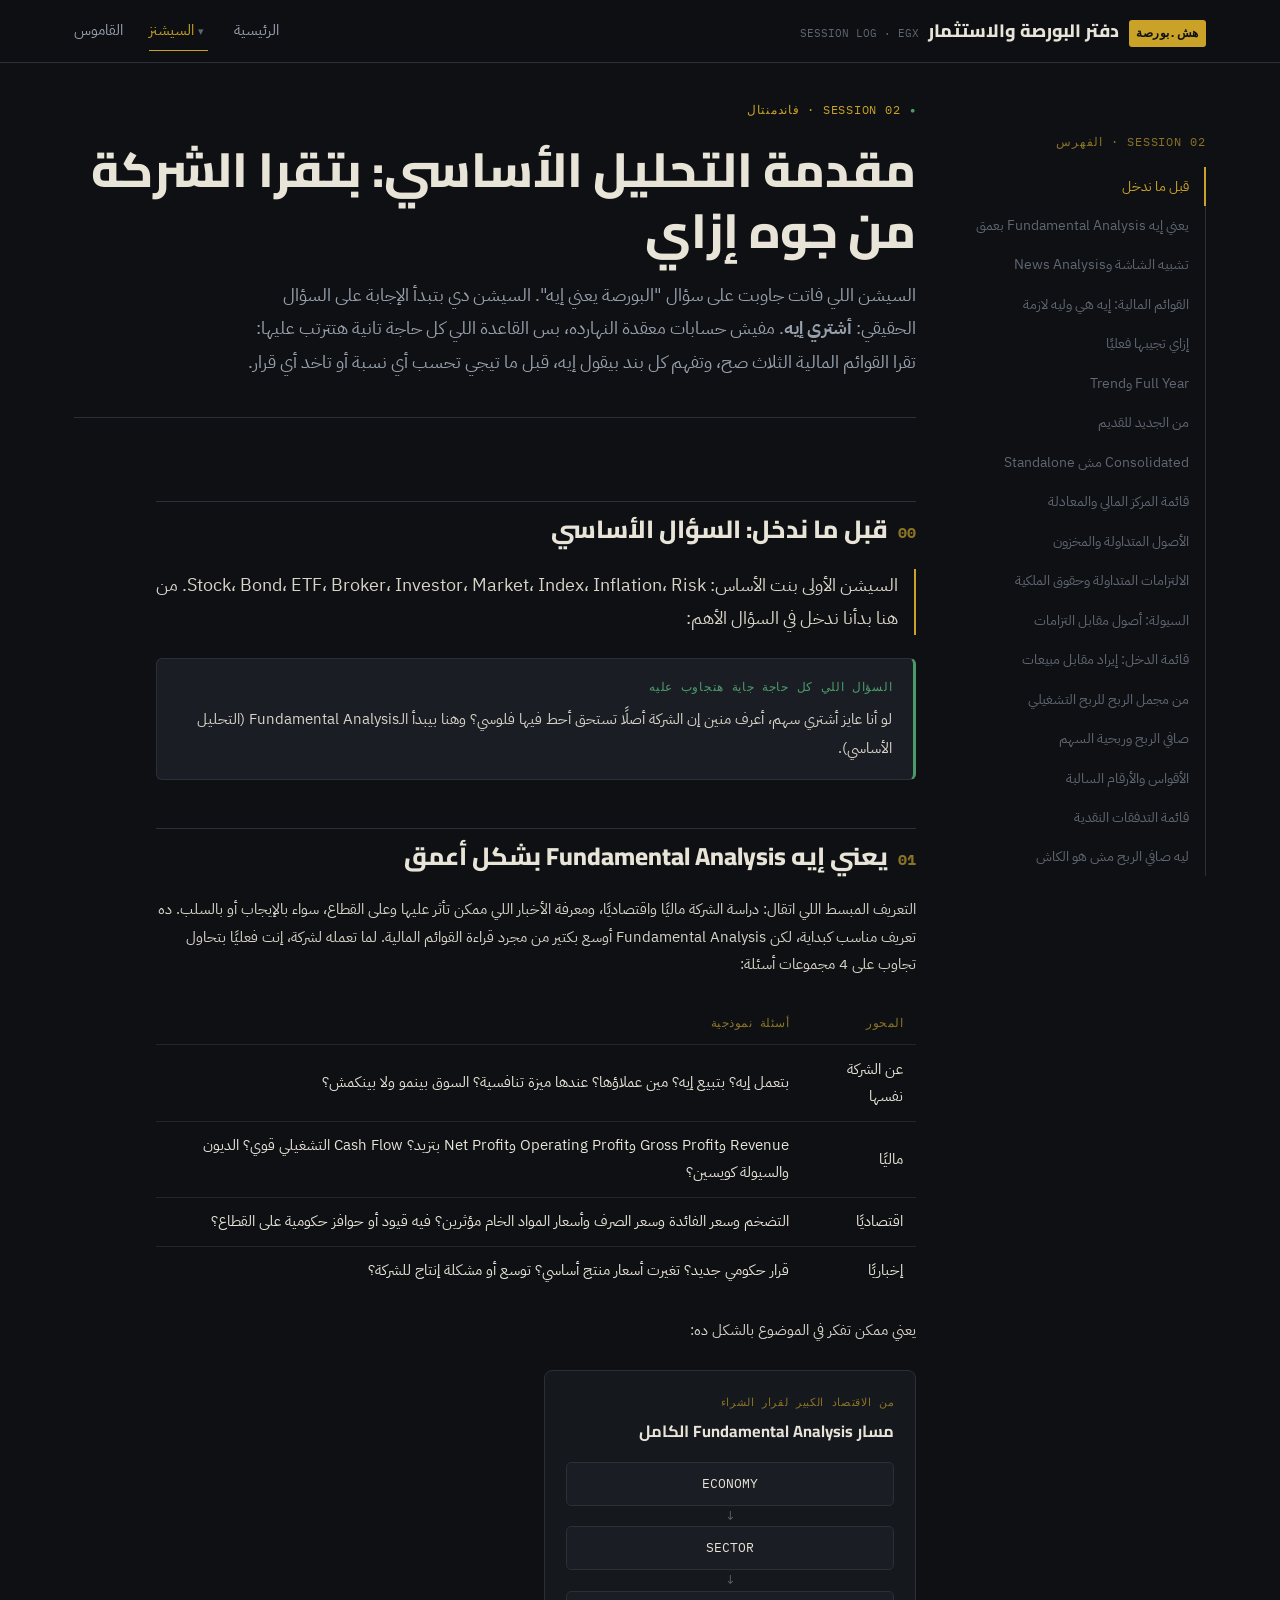
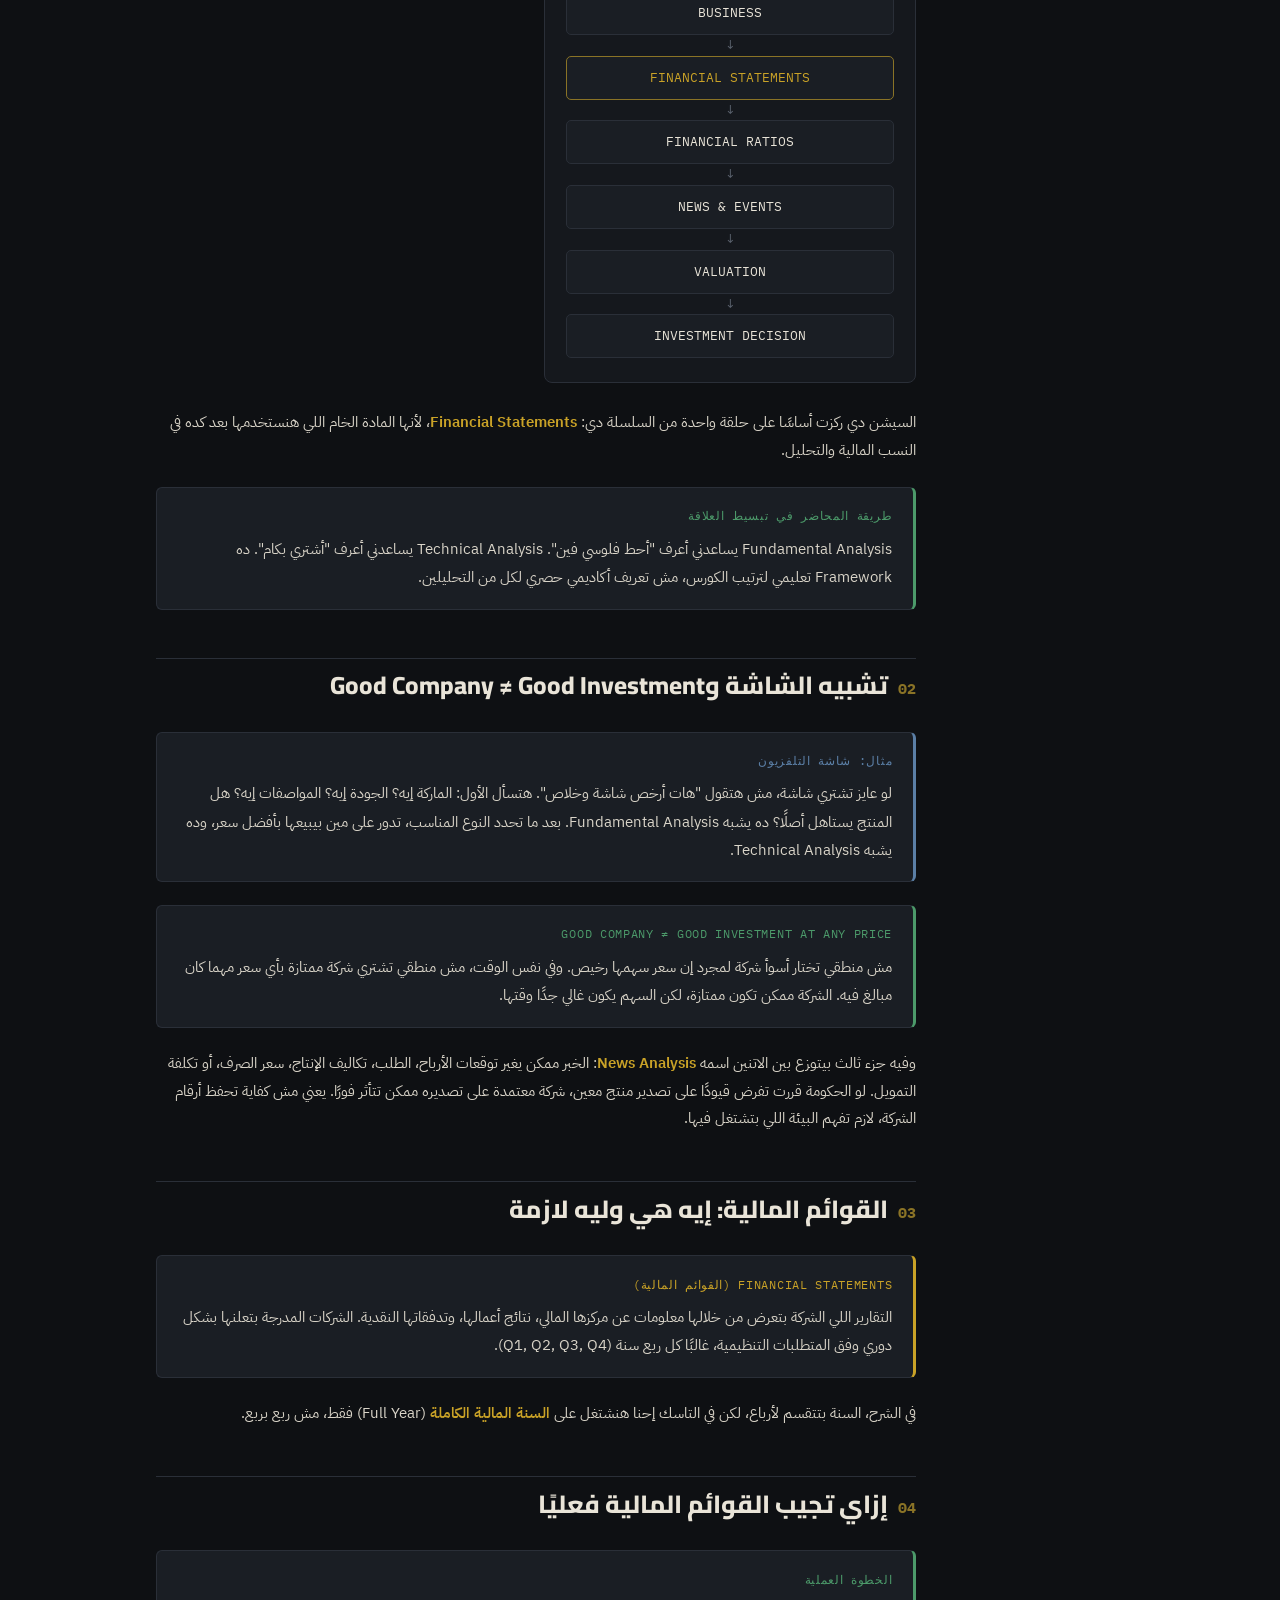
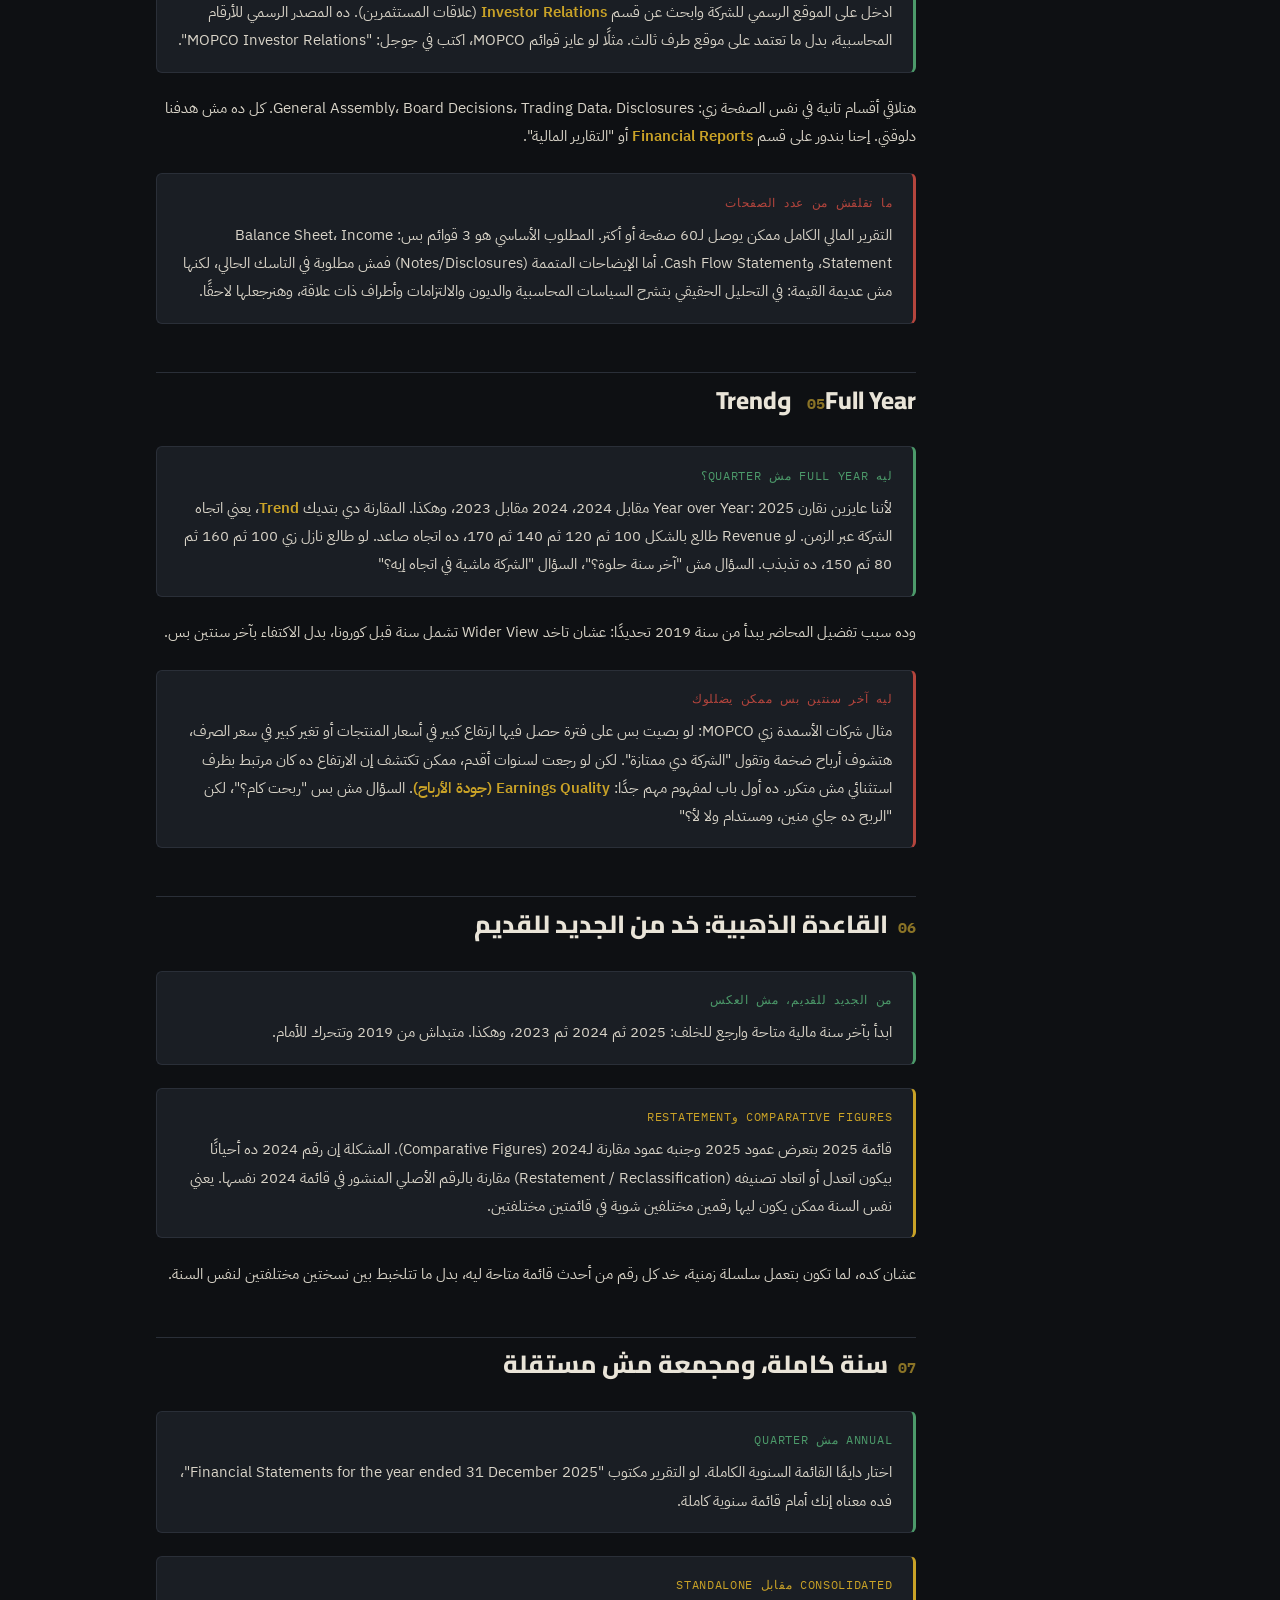
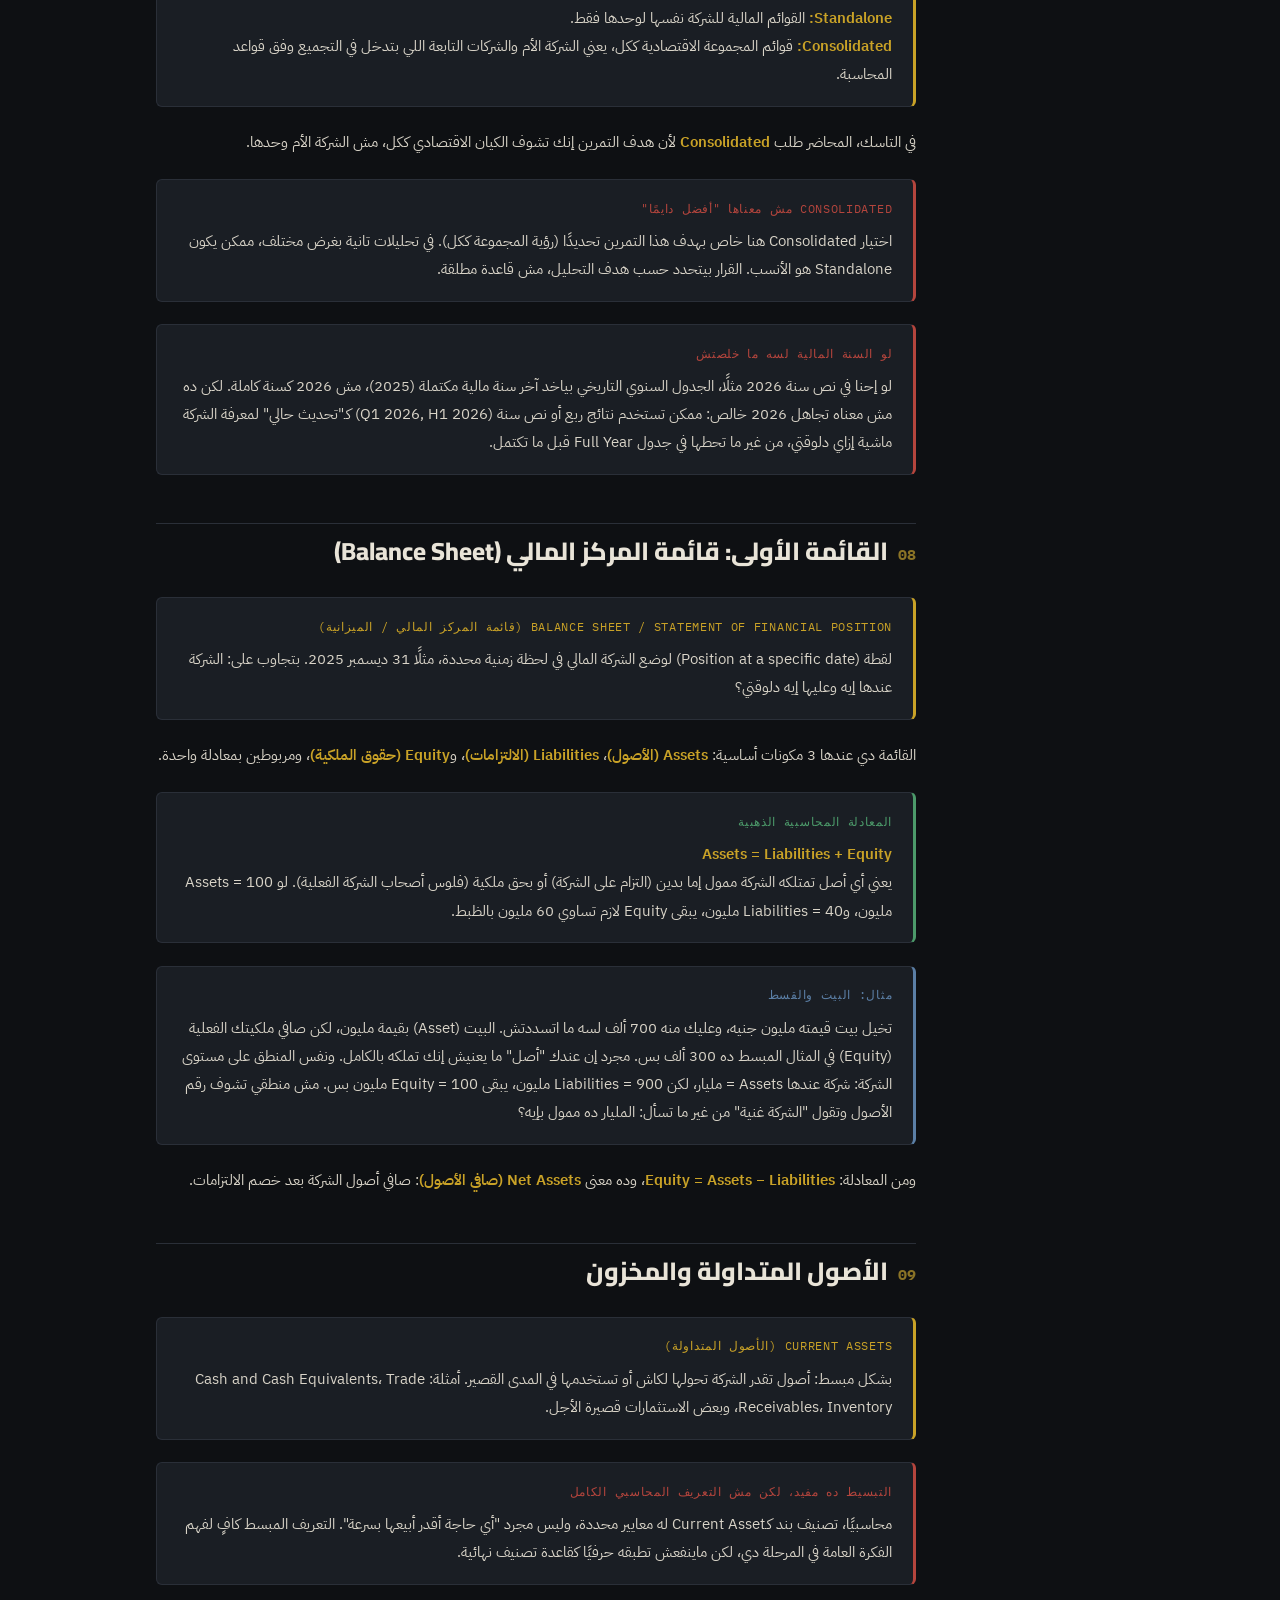
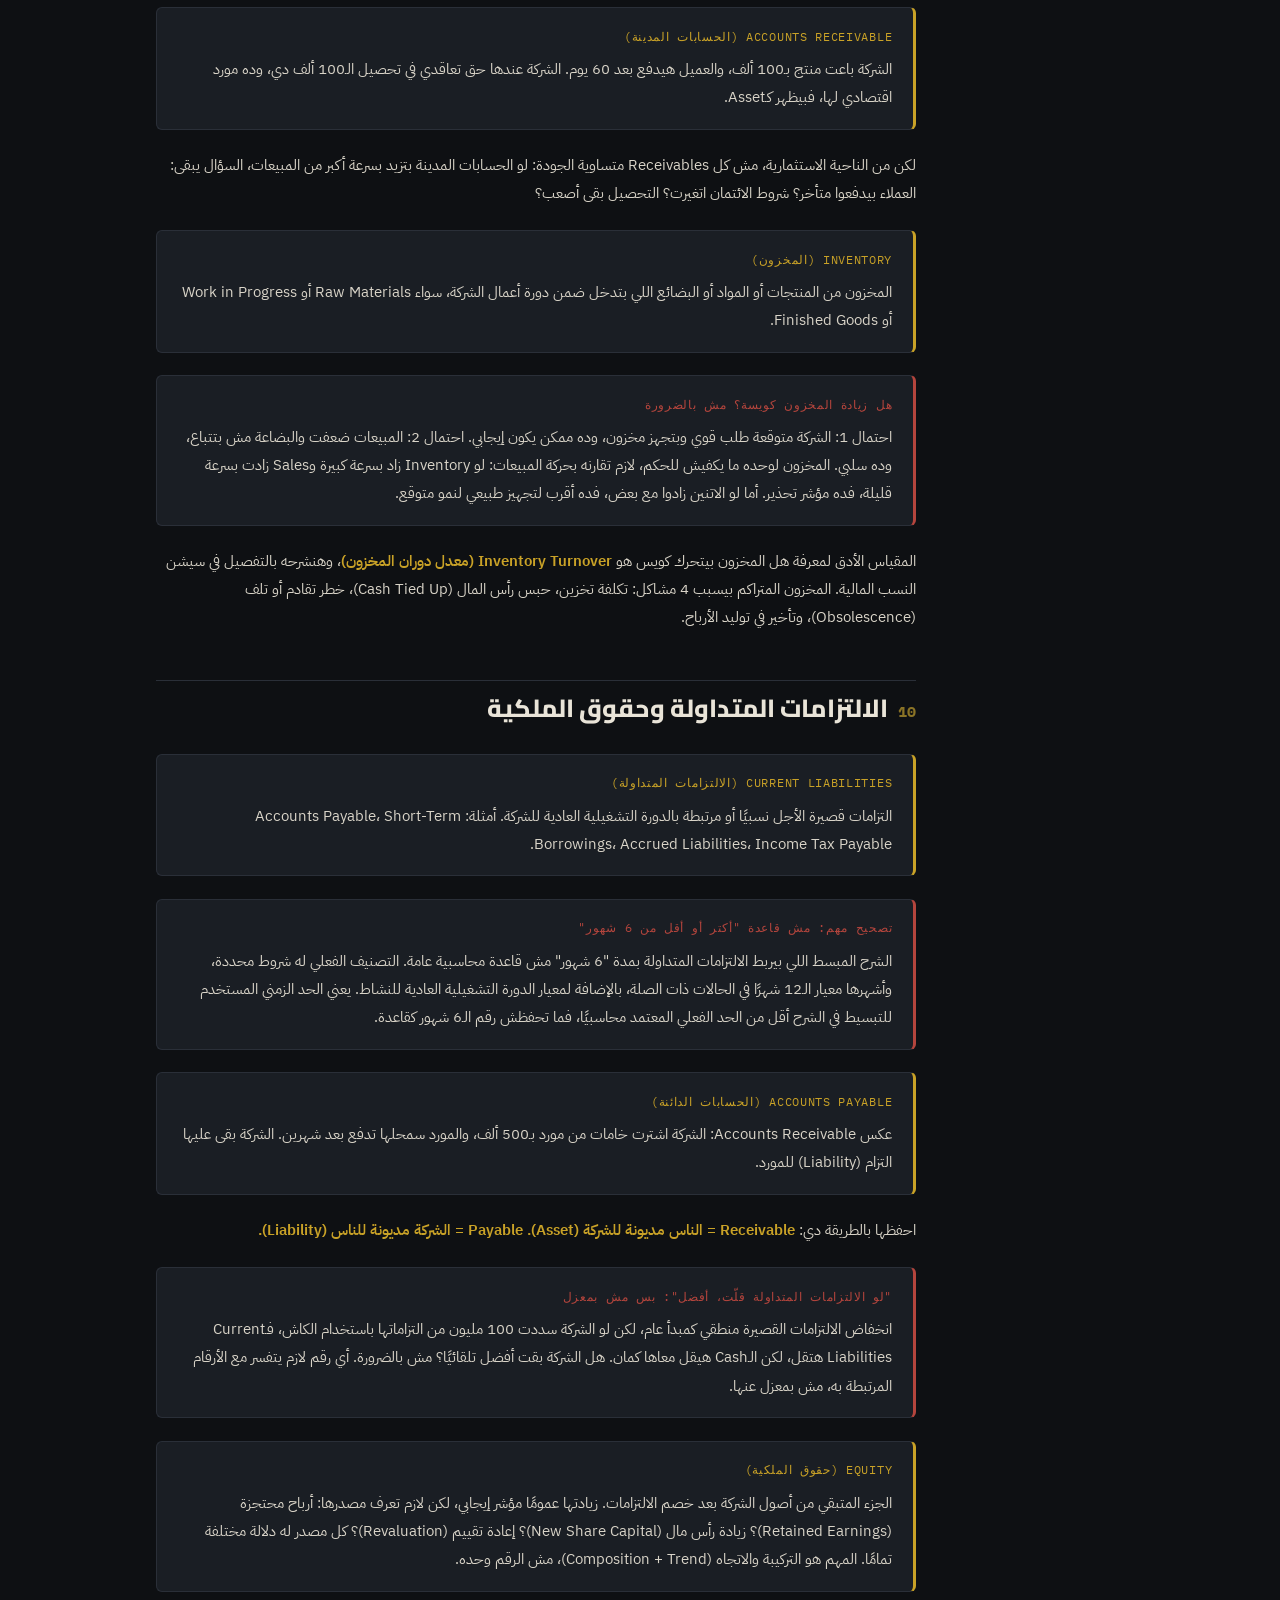
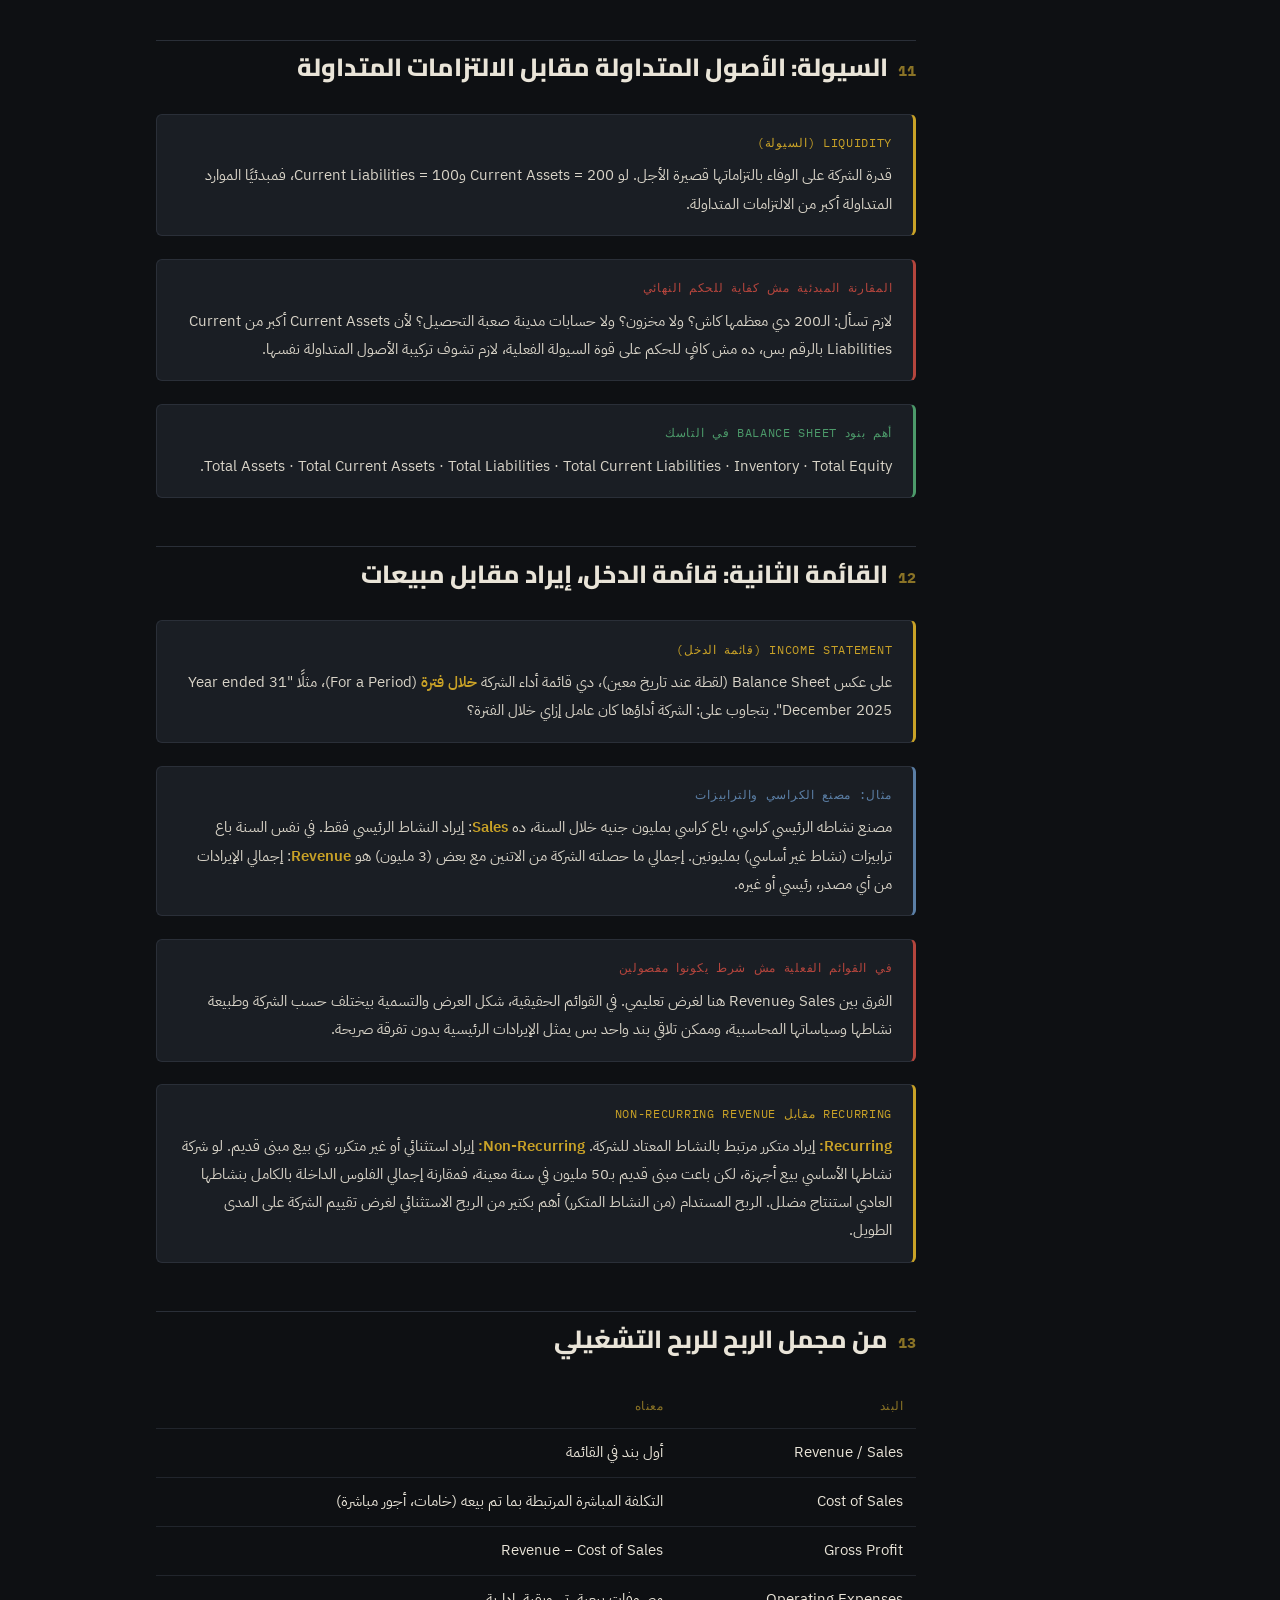
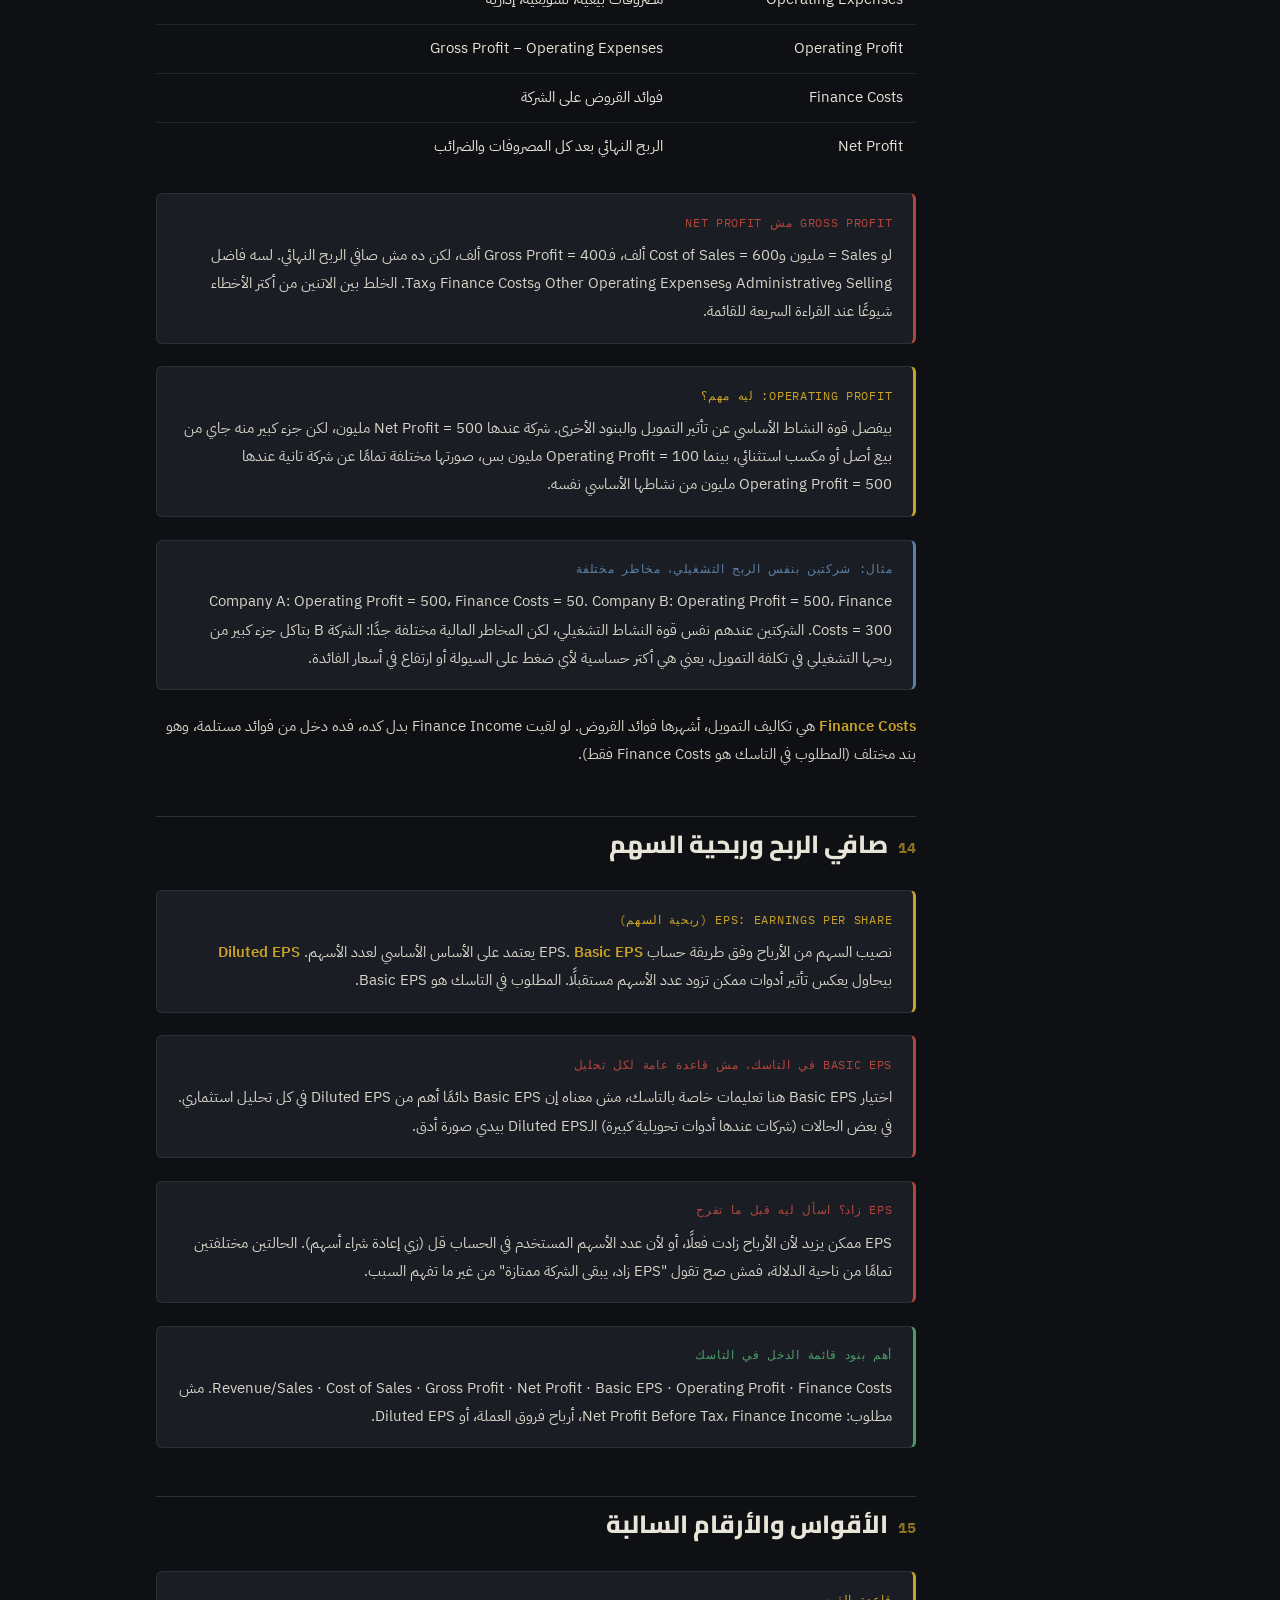
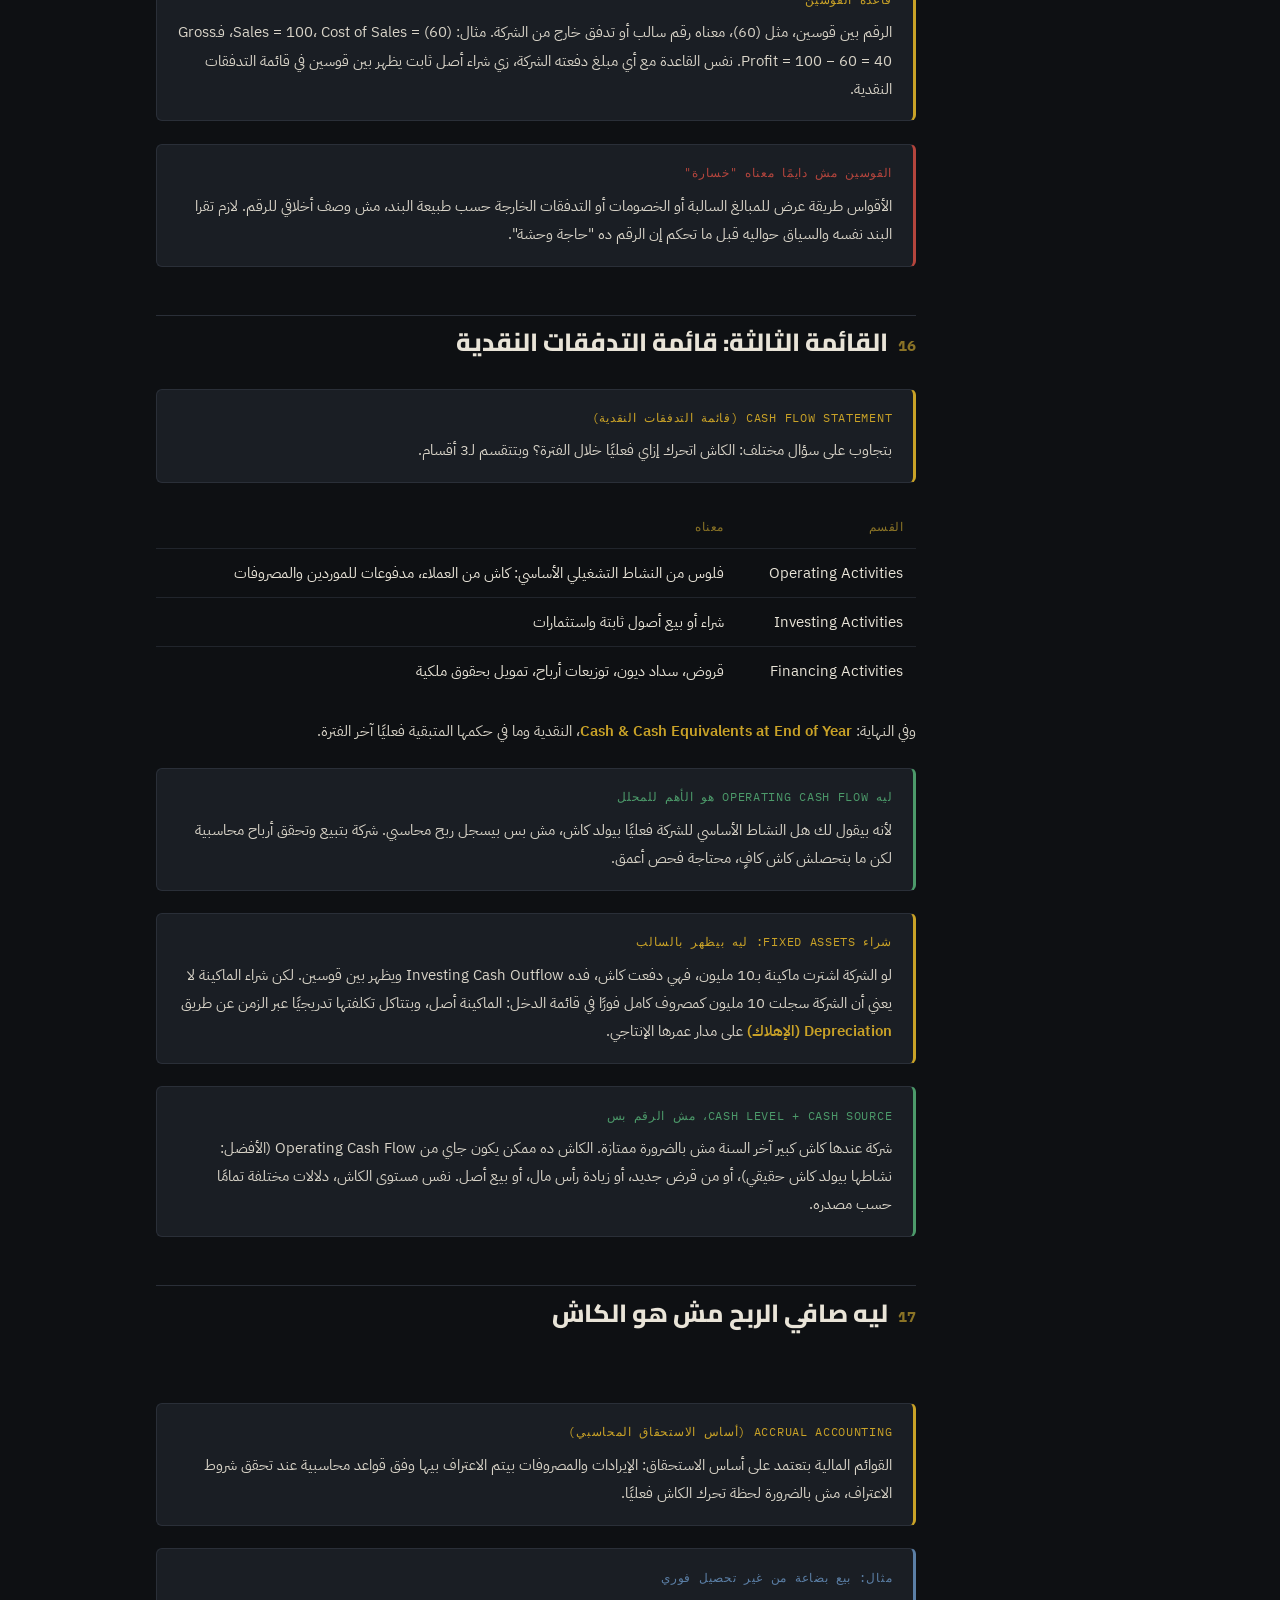
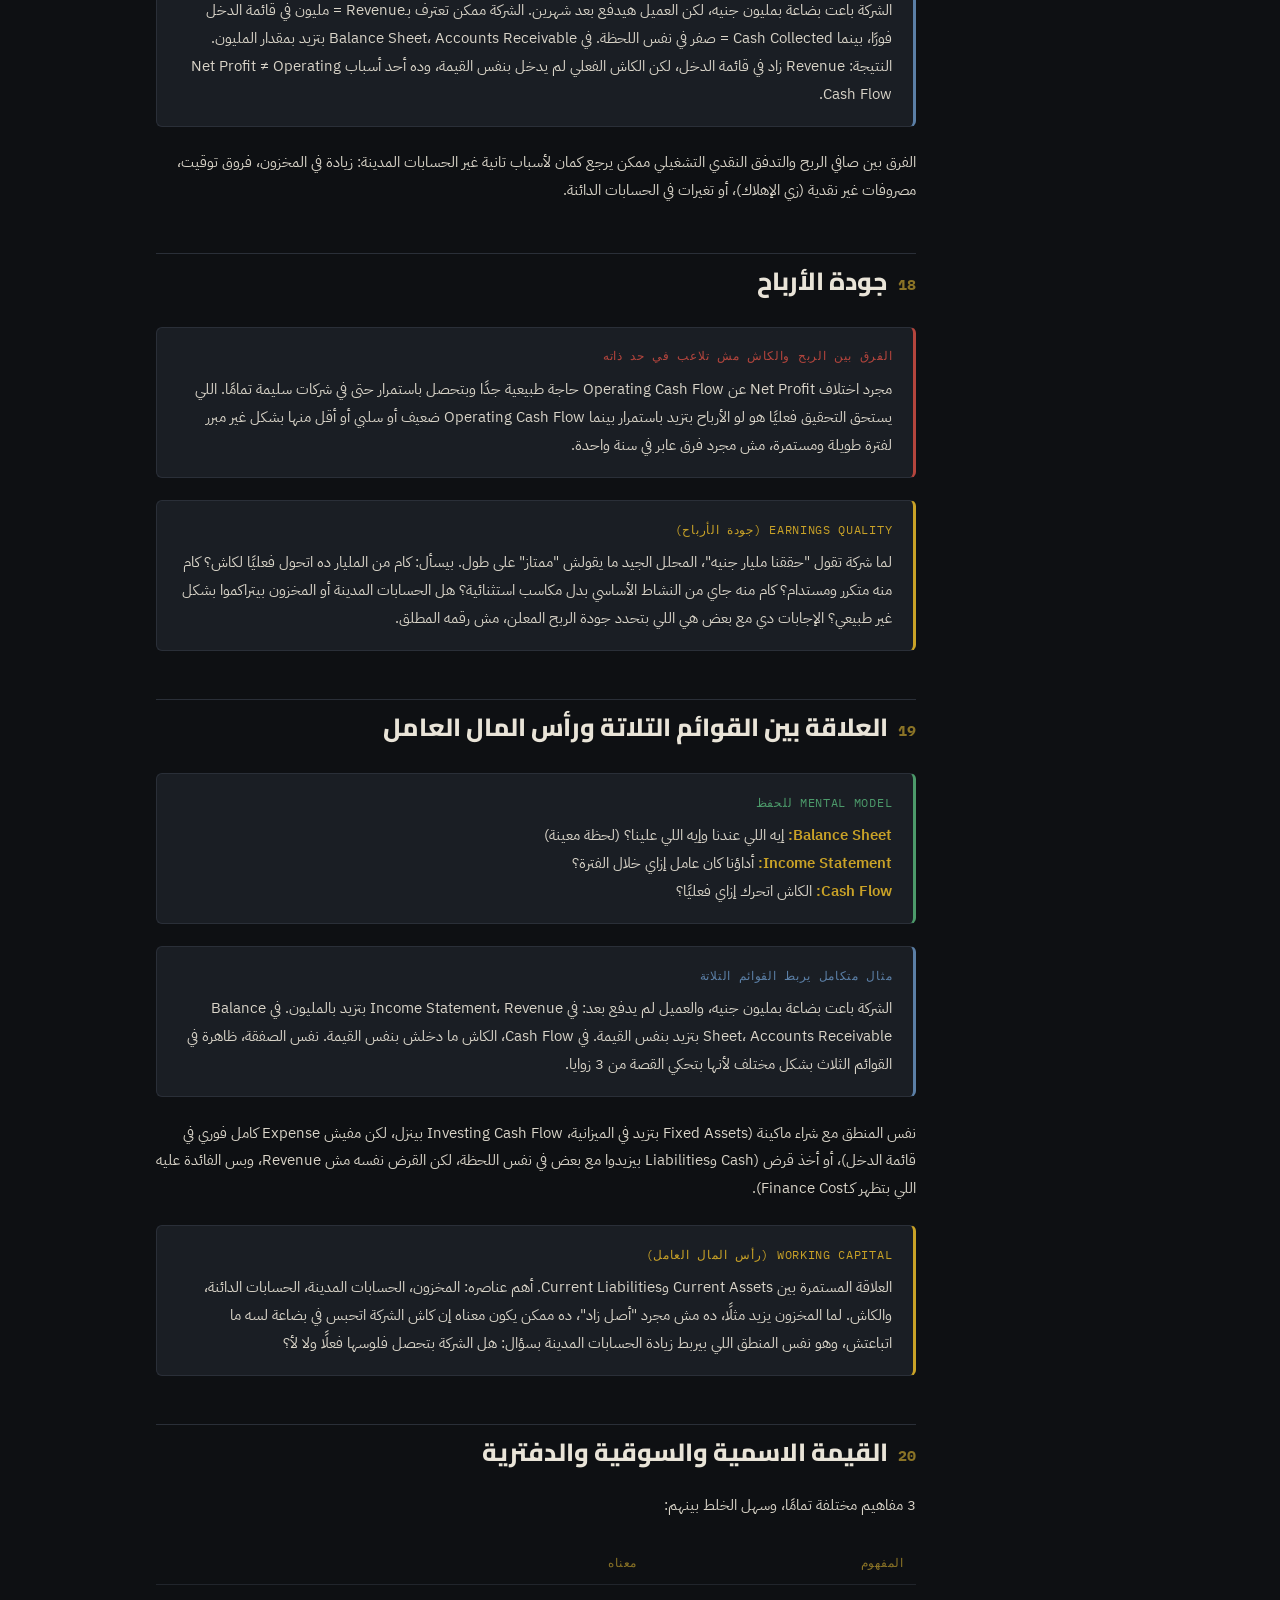
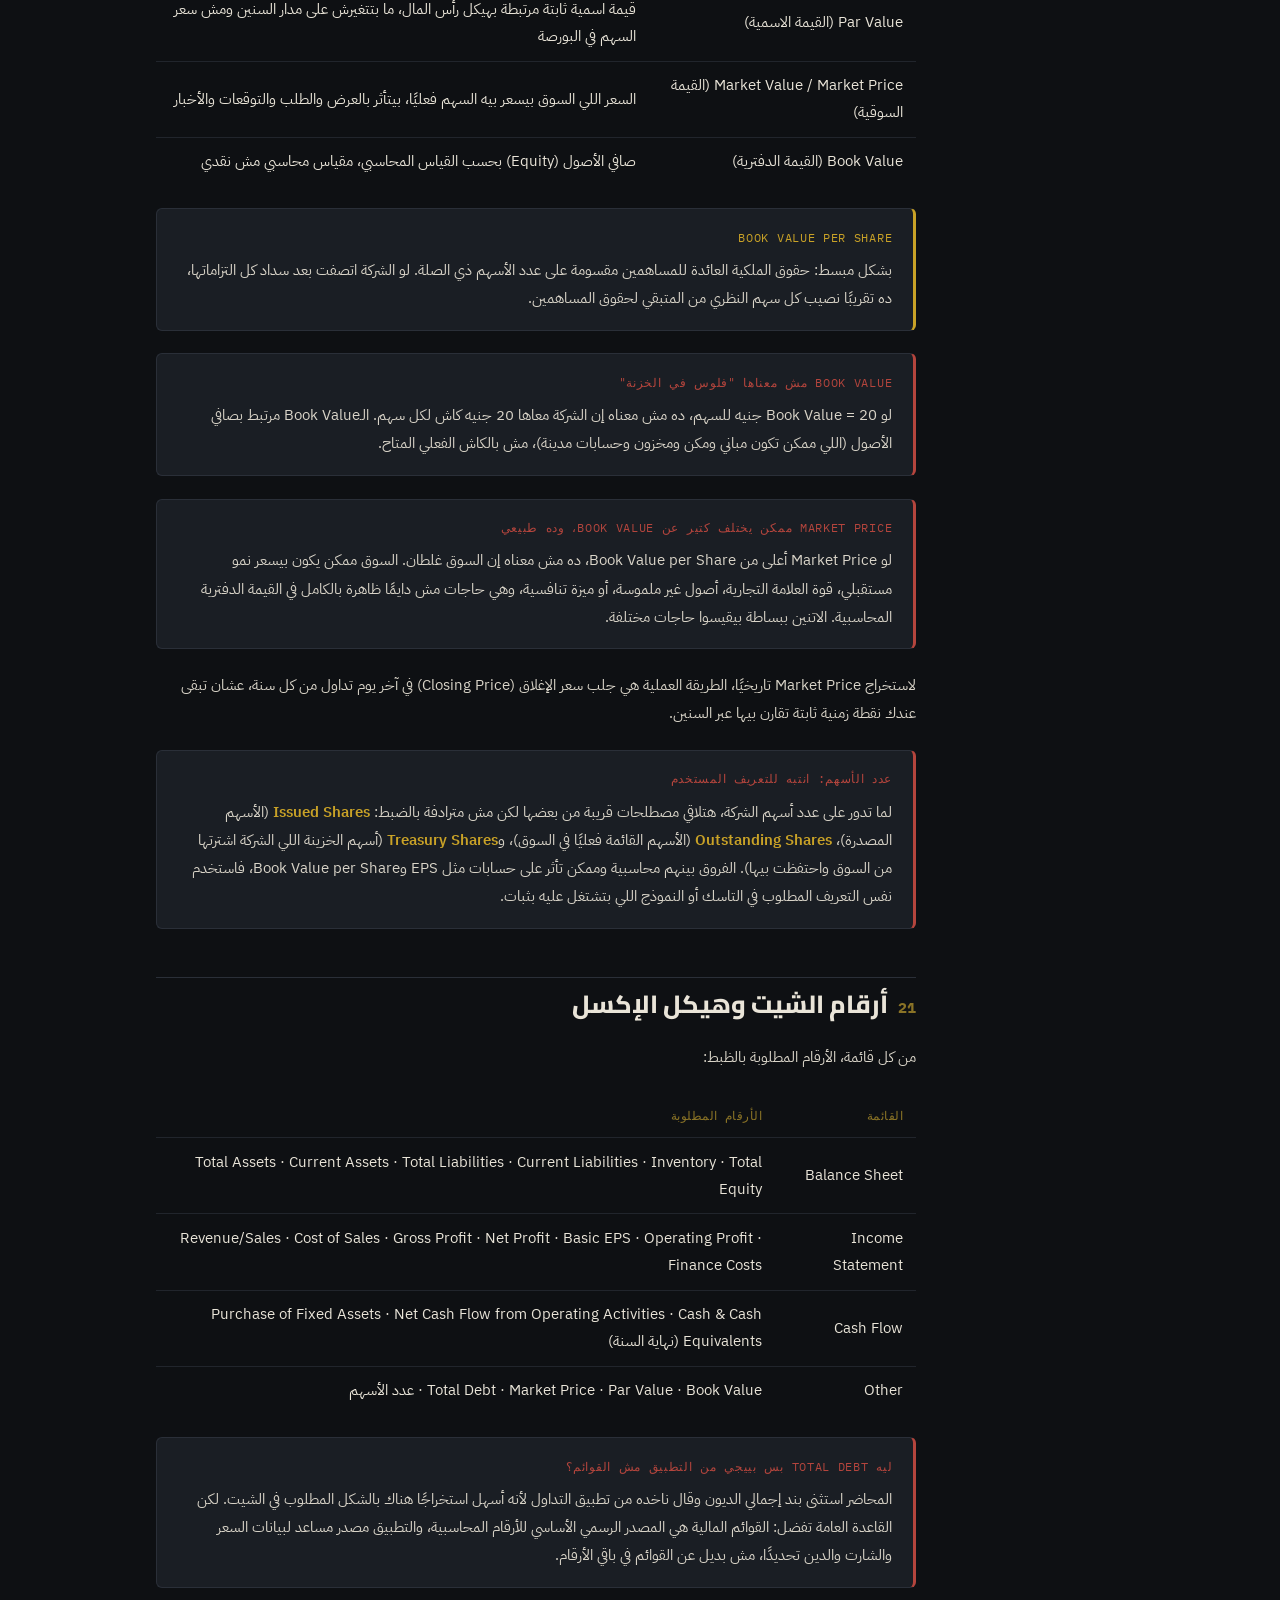
<file: session-02.html>
<!DOCTYPE html>
<html lang="ar" dir="rtl">
<head>
<meta charset="UTF-8">
<meta name="viewport" content="width=device-width, initial-scale=1.0">
<title>سيشن 2: مقدمة التحليل الأساسي والقوائم المالية | دفتر البورصة والاستثمار</title>
<link rel="stylesheet" href="style.css">
</head>
<body>

<div class="topbar">
  <div class="topbar-inner">
    <a href="index.html" class="brand">
      <span class="brand-mark">هش.بورصة</span>
      <span class="brand-name">دفتر البورصة والاستثمار</span>
      <span class="brand-sub">SESSION LOG · EGX</span>
    </a>
    <nav class="nav-links">
      <a href="index.html">الرئيسية</a>
      <details class="nav-dropdown">
        <summary class="active"><span class="caret">▾</span> السيشنز</summary>
        <div class="nav-dropdown-menu">
          <a href="session-01.html"><span class="num">01</span> مقدمة البورصة</a>
          <a href="session-02.html" class="active"><span class="num">02</span> التحليل الأساسي والقوائم المالية</a>
          <a href="session-03.html"><span class="num">03</span> النسب المالية والتقييم</a>
          <a href="session-04.html"><span class="num">04</span> من الخبر إلى اختيار السهم</a>
          <a href="session-05.html"><span class="num">05</span> مقدمة التحليل الفني</a>
          <a href="session-06.html"><span class="num">06</span> التطبيق العملي وإدارة الصفقة</a>
        </div>
      </details>
      <a href="glossary.html">القاموس</a>
    </nav>
  </div>
  <div class="progress-fill" id="progress-fill"></div>
</div>

<div class="shell with-side">
  <aside class="side">
    <div class="side-title">SESSION 02 · الفهرس</div>
    <ul class="side-list" id="side-list">
      <li><a href="#s0">قبل ما ندخل</a></li>
      <li><a href="#s1">يعني إيه Fundamental Analysis بعمق</a></li>
      <li><a href="#s2">تشبيه الشاشة وNews Analysis</a></li>
      <li><a href="#s3">القوائم المالية: إيه هي وليه لازمة</a></li>
      <li><a href="#s4">إزاي تجيبها فعليًا</a></li>
      <li><a href="#s5">Full Year وTrend</a></li>
      <li><a href="#s6">من الجديد للقديم</a></li>
      <li><a href="#s7">Consolidated مش Standalone</a></li>
      <li><a href="#s8">قائمة المركز المالي والمعادلة</a></li>
      <li><a href="#s9">الأصول المتداولة والمخزون</a></li>
      <li><a href="#s10">الالتزامات المتداولة وحقوق الملكية</a></li>
      <li><a href="#s11">السيولة: أصول مقابل التزامات</a></li>
      <li><a href="#s12">قائمة الدخل: إيراد مقابل مبيعات</a></li>
      <li><a href="#s13">من مجمل الربح للربح التشغيلي</a></li>
      <li><a href="#s14">صافي الربح وربحية السهم</a></li>
      <li><a href="#s15">الأقواس والأرقام السالبة</a></li>
      <li><a href="#s16">قائمة التدفقات النقدية</a></li>
      <li><a href="#s17">ليه صافي الربح مش هو الكاش</a></li>
      <li><a href="#s18">جودة الأرباح</a></li>
      <li><a href="#s19">العلاقة بين القوائم ورأس المال العامل</a></li>
      <li><a href="#s20">القيمة الاسمية والسوقية والدفترية</a></li>
      <li><a href="#s21">أرقام الشيت وهيكل الإكسل</a></li>
      <li><a href="#s22">التاسك: MOPCO عمليًا</a></li>
      <li><a href="#s23">الاختيار المبدئي والفرضية الاستثمارية</a></li>
      <li><a href="#s24">تنبيهات على كلام المحاضر</a></li>
      <li><a href="#s25">خلاصة ويلي بعده</a></li>
    </ul>
  </aside>

  <main>
    <div class="hero" style="padding-top:2.2rem;">
      <div class="hero-eyebrow">SESSION 02 · فاندمنتال</div>
      <h1>مقدمة التحليل الأساسي: بتقرا الشركة من جوه إزاي</h1>
      <p class="lead">السيشن اللي فاتت جاوبت على سؤال "البورصة يعني إيه". السيشن دي بتبدأ الإجابة على السؤال الحقيقي: <strong>أشتري إيه</strong>. مفيش حسابات معقدة النهارده، بس القاعدة اللي كل حاجة تانية هتترتب عليها: تقرا القوائم المالية الثلاث صح، وتفهم كل بند بيقول إيه، قبل ما تيجي تحسب أي نسبة أو تاخد أي قرار.</p>
    </div>

    <div class="content">

      <h2 id="s0"><span class="n">00</span>قبل ما ندخل: السؤال الأساسي</h2>
      <p class="lede">السيشن الأولى بنت الأساس: Stock، Bond، ETF، Broker، Investor، Market، Index، Inflation، Risk. من هنا بدأنا ندخل في السؤال الأهم:</p>

      <div class="box rule">
        <span class="label">السؤال اللي كل حاجة جاية هتجاوب عليه</span>
        <p>لو أنا عايز أشتري سهم، أعرف منين إن الشركة أصلًا تستحق أحط فيها فلوسي؟ وهنا بيبدأ الـFundamental Analysis (التحليل الأساسي).</p>
      </div>

      <h2 id="s1"><span class="n">01</span>يعني إيه Fundamental Analysis بشكل أعمق</h2>
      <p>التعريف المبسط اللي اتقال: دراسة الشركة ماليًا واقتصاديًا، ومعرفة الأخبار اللي ممكن تأثر عليها وعلى القطاع، سواء بالإيجاب أو بالسلب. ده تعريف مناسب كبداية، لكن Fundamental Analysis أوسع بكتير من مجرد قراءة القوائم المالية. لما تعمله لشركة، إنت فعليًا بتحاول تجاوب على 4 مجموعات أسئلة:</p>

      <table>
        <tr><th>المحور</th><th>أسئلة نموذجية</th></tr>
        <tr><td>عن الشركة نفسها</td><td>بتعمل إيه؟ بتبيع إيه؟ مين عملاؤها؟ عندها ميزة تنافسية؟ السوق بينمو ولا بينكمش؟</td></tr>
        <tr><td>ماليًا</td><td>Revenue وGross Profit وOperating Profit وNet Profit بتزيد؟ Cash Flow التشغيلي قوي؟ الديون والسيولة كويسين؟</td></tr>
        <tr><td>اقتصاديًا</td><td>التضخم وسعر الفائدة وسعر الصرف وأسعار المواد الخام مؤثرين؟ فيه قيود أو حوافز حكومية على القطاع؟</td></tr>
        <tr><td>إخباريًا</td><td>قرار حكومي جديد؟ تغيرت أسعار منتج أساسي؟ توسع أو مشكلة إنتاج للشركة؟</td></tr>
      </table>

      <p>يعني ممكن تفكر في الموضوع بالشكل ده:</p>
      <div class="flow-panels">
        <div class="flow-panel">
          <div class="panel-eyebrow">من الاقتصاد الكبير لقرار الشراء</div>
          <div class="panel-title">مسار Fundamental Analysis الكامل</div>
          <div class="flow-steps">
            <div class="flow-step">ECONOMY</div>
            <div class="flow-down">↓</div>
            <div class="flow-step">SECTOR</div>
            <div class="flow-down">↓</div>
            <div class="flow-step">BUSINESS</div>
            <div class="flow-down">↓</div>
            <div class="flow-step hl">FINANCIAL STATEMENTS</div>
            <div class="flow-down">↓</div>
            <div class="flow-step">FINANCIAL RATIOS</div>
            <div class="flow-down">↓</div>
            <div class="flow-step">NEWS & EVENTS</div>
            <div class="flow-down">↓</div>
            <div class="flow-step">VALUATION</div>
            <div class="flow-down">↓</div>
            <div class="flow-step">INVESTMENT DECISION</div>
          </div>
        </div>
      </div>

      <p>السيشن دي ركزت أساسًا على حلقة واحدة من السلسلة دي: <strong>Financial Statements</strong>، لأنها المادة الخام اللي هنستخدمها بعد كده في النسب المالية والتحليل.</p>

      <div class="box rule">
        <span class="label">طريقة المحاضر في تبسيط العلاقة</span>
        <p>Fundamental Analysis يساعدني أعرف "أحط فلوسي فين". Technical Analysis يساعدني أعرف "أشتري بكام". ده Framework تعليمي لترتيب الكورس، مش تعريف أكاديمي حصري لكل من التحليلين.</p>
      </div>

      <h2 id="s2"><span class="n">02</span>تشبيه الشاشة وGood Company ≠ Good Investment</h2>
      <div class="box example">
        <span class="label">مثال: شاشة التلفزيون</span>
        <p>لو عايز تشتري شاشة، مش هتقول "هات أرخص شاشة وخلاص". هتسأل الأول: الماركة إيه؟ الجودة إيه؟ المواصفات إيه؟ هل المنتج يستاهل أصلًا؟ ده يشبه Fundamental Analysis. بعد ما تحدد النوع المناسب، تدور على مين بيبيعها بأفضل سعر، وده يشبه Technical Analysis.</p>
      </div>

      <div class="box rule">
        <span class="label">Good Company ≠ Good Investment at Any Price</span>
        <p>مش منطقي تختار أسوأ شركة لمجرد إن سعر سهمها رخيص. وفي نفس الوقت، مش منطقي تشتري شركة ممتازة بأي سعر مهما كان مبالغ فيه. الشركة ممكن تكون ممتازة، لكن السهم يكون غالي جدًا وقتها.</p>
      </div>

      <p>وفيه جزء ثالث بيتوزع بين الاتنين اسمه <strong>News Analysis</strong>: الخبر ممكن يغير توقعات الأرباح، الطلب، تكاليف الإنتاج، سعر الصرف، أو تكلفة التمويل. لو الحكومة قررت تفرض قيودًا على تصدير منتج معين، شركة معتمدة على تصديره ممكن تتأثر فورًا. يعني مش كفاية تحفظ أرقام الشركة، لازم تفهم البيئة اللي بتشتغل فيها.</p>

      <h2 id="s3"><span class="n">03</span>القوائم المالية: إيه هي وليه لازمة</h2>

      <div class="box term">
        <span class="label">Financial Statements (القوائم المالية)</span>
        <p>التقارير اللي الشركة بتعرض من خلالها معلومات عن مركزها المالي، نتائج أعمالها، وتدفقاتها النقدية. الشركات المدرجة بتعلنها بشكل دوري وفق المتطلبات التنظيمية، غالبًا كل ربع سنة (Q1, Q2, Q3, Q4).</p>
      </div>

      <p>في الشرح، السنة بتتقسم لأرباع، لكن في التاسك إحنا هنشتغل على <strong>السنة المالية الكاملة</strong> (Full Year) فقط، مش ربع بربع.</p>

      <h2 id="s4"><span class="n">04</span>إزاي تجيب القوائم المالية فعليًا</h2>

      <div class="box rule">
        <span class="label">الخطوة العملية</span>
        <p>ادخل على الموقع الرسمي للشركة وابحث عن قسم <strong>Investor Relations</strong> (علاقات المستثمرين). ده المصدر الرسمي للأرقام المحاسبية، بدل ما تعتمد على موقع طرف ثالث. مثلًا لو عايز قوائم MOPCO، اكتب في جوجل: "MOPCO Investor Relations".</p>
      </div>

      <p>هتلاقي أقسام تانية في نفس الصفحة زي: General Assembly، Board Decisions، Trading Data، Disclosures. كل ده مش هدفنا دلوقتي. إحنا بندور على قسم <strong>Financial Reports</strong> أو "التقارير المالية".</p>

      <div class="box caution">
        <span class="label">ما تقلقش من عدد الصفحات</span>
        <p>التقرير المالي الكامل ممكن يوصل لـ60 صفحة أو أكتر. المطلوب الأساسي هو 3 قوائم بس: Balance Sheet، Income Statement، وCash Flow Statement. أما الإيضاحات المتممة (Notes/Disclosures) فمش مطلوبة في التاسك الحالي، لكنها مش عديمة القيمة: في التحليل الحقيقي بتشرح السياسات المحاسبية والديون والالتزامات وأطراف ذات علاقة، وهنرجعلها لاحقًا.</p>
      </div>

      <h2 id="s5"><span class="n">05</span>Full Year وTrend</h2>

      <div class="box rule">
        <span class="label">ليه Full Year مش Quarter؟</span>
        <p>لأننا عايزين نقارن Year over Year: 2025 مقابل 2024، 2024 مقابل 2023، وهكذا. المقارنة دي بتديك <strong>Trend</strong>، يعني اتجاه الشركة عبر الزمن. لو Revenue طالع بالشكل 100 ثم 120 ثم 140 ثم 170، ده اتجاه صاعد. لو طالع نازل زي 100 ثم 160 ثم 80 ثم 150، ده تذبذب. السؤال مش "آخر سنة حلوة؟"، السؤال "الشركة ماشية في اتجاه إيه؟"</p>
      </div>

      <p>وده سبب تفضيل المحاضر يبدأ من سنة 2019 تحديدًا: عشان تاخد Wider View تشمل سنة قبل كورونا، بدل الاكتفاء بآخر سنتين بس.</p>

      <div class="box caution">
        <span class="label">ليه آخر سنتين بس ممكن يضللوك</span>
        <p>مثال شركات الأسمدة زي MOPCO: لو بصيت بس على فترة حصل فيها ارتفاع كبير في أسعار المنتجات أو تغير كبير في سعر الصرف، هتشوف أرباح ضخمة وتقول "الشركة دي ممتازة". لكن لو رجعت لسنوات أقدم، ممكن تكتشف إن الارتفاع ده كان مرتبط بظرف استثنائي مش متكرر. ده أول باب لمفهوم مهم جدًا: <strong>Earnings Quality (جودة الأرباح)</strong>. السؤال مش بس "ربحت كام؟"، لكن "الربح ده جاي منين، ومستدام ولا لأ؟"</p>
      </div>

      <h2 id="s6"><span class="n">06</span>القاعدة الذهبية: خد من الجديد للقديم</h2>

      <div class="box rule">
        <span class="label">من الجديد للقديم، مش العكس</span>
        <p>ابدأ بآخر سنة مالية متاحة وارجع للخلف: 2025 ثم 2024 ثم 2023، وهكذا. متبداش من 2019 وتتحرك للأمام.</p>
      </div>

      <div class="box term">
        <span class="label">Comparative Figures وRestatement</span>
        <p>قائمة 2025 بتعرض عمود 2025 وجنبه عمود مقارنة لـ2024 (Comparative Figures). المشكلة إن رقم 2024 ده أحيانًا بيكون اتعدل أو اتعاد تصنيفه (Restatement / Reclassification) مقارنة بالرقم الأصلي المنشور في قائمة 2024 نفسها. يعني نفس السنة ممكن يكون ليها رقمين مختلفين شوية في قائمتين مختلفتين.</p>
      </div>

      <p>عشان كده، لما تكون بتعمل سلسلة زمنية، خد كل رقم من أحدث قائمة متاحة ليه، بدل ما تتلخبط بين نسختين مختلفتين لنفس السنة.</p>

      <h2 id="s7"><span class="n">07</span>سنة كاملة، ومجمعة مش مستقلة</h2>

      <div class="box rule">
        <span class="label">Annual مش Quarter</span>
        <p>اختار دايمًا القائمة السنوية الكاملة. لو التقرير مكتوب "Financial Statements for the year ended 31 December 2025"، فده معناه إنك أمام قائمة سنوية كاملة.</p>
      </div>

      <div class="box term">
        <span class="label">Consolidated مقابل Standalone</span>
        <p><strong>Standalone:</strong> القوائم المالية للشركة نفسها لوحدها فقط.<br><strong>Consolidated:</strong> قوائم المجموعة الاقتصادية ككل، يعني الشركة الأم والشركات التابعة اللي بتدخل في التجميع وفق قواعد المحاسبة.</p>
      </div>

      <p>في التاسك، المحاضر طلب <strong>Consolidated</strong> لأن هدف التمرين إنك تشوف الكيان الاقتصادي ككل، مش الشركة الأم وحدها.</p>

      <div class="box caution">
        <span class="label">Consolidated مش معناها "أفضل دايمًا"</span>
        <p>اختيار Consolidated هنا خاص بهدف هذا التمرين تحديدًا (رؤية المجموعة ككل). في تحليلات تانية بغرض مختلف، ممكن يكون Standalone هو الأنسب. القرار بيتحدد حسب هدف التحليل، مش قاعدة مطلقة.</p>
      </div>

      <div class="box caution">
        <span class="label">لو السنة المالية لسه ما خلصتش</span>
        <p>لو إحنا في نص سنة 2026 مثلًا، الجدول السنوي التاريخي بياخد آخر سنة مالية مكتملة (2025)، مش 2026 كسنة كاملة. لكن ده مش معناه تجاهل 2026 خالص: ممكن تستخدم نتائج ربع أو نص سنة (Q1 2026, H1 2026) كـ"تحديث حالي" لمعرفة الشركة ماشية إزاي دلوقتي، من غير ما تحطها في جدول Full Year قبل ما تكتمل.</p>
      </div>

      <h2 id="s8"><span class="n">08</span>القائمة الأولى: قائمة المركز المالي (Balance Sheet)</h2>

      <div class="box term">
        <span class="label">Balance Sheet / Statement of Financial Position (قائمة المركز المالي / الميزانية)</span>
        <p>لقطة (Position at a specific date) لوضع الشركة المالي في لحظة زمنية محددة، مثلًا 31 ديسمبر 2025. بتجاوب على: الشركة عندها إيه وعليها إيه دلوقتي؟</p>
      </div>

      <p>القائمة دي عندها 3 مكونات أساسية: <strong>Assets (الأصول)</strong>، <strong>Liabilities (الالتزامات)</strong>، و<strong>Equity (حقوق الملكية)</strong>، ومربوطين بمعادلة واحدة.</p>

      <div class="box rule">
        <span class="label">المعادلة المحاسبية الذهبية</span>
        <p><strong>Assets = Liabilities + Equity</strong><br>يعني أي أصل تمتلكه الشركة ممول إما بدين (التزام على الشركة) أو بحق ملكية (فلوس أصحاب الشركة الفعلية). لو Assets = 100 مليون، وLiabilities = 40 مليون، يبقى Equity لازم تساوي 60 مليون بالظبط.</p>
      </div>

      <div class="box example">
        <span class="label">مثال: البيت والقسط</span>
        <p>تخيل بيت قيمته مليون جنيه، وعليك منه 700 ألف لسه ما اتسددتش. البيت (Asset) بقيمة مليون، لكن صافي ملكيتك الفعلية (Equity) في المثال المبسط ده 300 ألف بس. مجرد إن عندك "أصل" ما يعنيش إنك تملكه بالكامل. ونفس المنطق على مستوى الشركة: شركة عندها Assets = مليار، لكن Liabilities = 900 مليون، يبقى Equity = 100 مليون بس. مش منطقي تشوف رقم الأصول وتقول "الشركة غنية" من غير ما تسأل: المليار ده ممول بإيه؟</p>
      </div>

      <p>ومن المعادلة: <strong>Equity = Assets − Liabilities</strong>، وده معنى <strong>Net Assets (صافي الأصول)</strong>: صافي أصول الشركة بعد خصم الالتزامات.</p>

      <h2 id="s9"><span class="n">09</span>الأصول المتداولة والمخزون</h2>

      <div class="box term">
        <span class="label">Current Assets (الأصول المتداولة)</span>
        <p>بشكل مبسط: أصول تقدر الشركة تحولها لكاش أو تستخدمها في المدى القصير. أمثلة: Cash and Cash Equivalents، Trade Receivables، Inventory، وبعض الاستثمارات قصيرة الأجل.</p>
      </div>

      <div class="box caution">
        <span class="label">التبسيط ده مفيد، لكن مش التعريف المحاسبي الكامل</span>
        <p>محاسبيًا، تصنيف بند كـCurrent Asset له معايير محددة، وليس مجرد "أي حاجة أقدر أبيعها بسرعة". التعريف المبسط كافٍ لفهم الفكرة العامة في المرحلة دي، لكن ماينفعش تطبقه حرفيًا كقاعدة تصنيف نهائية.</p>
      </div>

      <div class="box term">
        <span class="label">Accounts Receivable (الحسابات المدينة)</span>
        <p>الشركة باعت منتج بـ100 ألف، والعميل هيدفع بعد 60 يوم. الشركة عندها حق تعاقدي في تحصيل الـ100 ألف دي، وده مورد اقتصادي لها، فبيظهر كـAsset.</p>
      </div>

      <p>لكن من الناحية الاستثمارية، مش كل Receivables متساوية الجودة: لو الحسابات المدينة بتزيد بسرعة أكبر من المبيعات، السؤال يبقى: العملاء بيدفعوا متأخر؟ شروط الائتمان اتغيرت؟ التحصيل بقى أصعب؟</p>

      <div class="box term">
        <span class="label">Inventory (المخزون)</span>
        <p>المخزون من المنتجات أو المواد أو البضائع اللي بتدخل ضمن دورة أعمال الشركة، سواء Raw Materials أو Work in Progress أو Finished Goods.</p>
      </div>

      <div class="box caution">
        <span class="label">هل زيادة المخزون كويسة؟ مش بالضرورة</span>
        <p>احتمال 1: الشركة متوقعة طلب قوي وبتجهز مخزون، وده ممكن يكون إيجابي. احتمال 2: المبيعات ضعفت والبضاعة مش بتتباع، وده سلبي. المخزون لوحده ما يكفيش للحكم، لازم تقارنه بحركة المبيعات: لو Inventory زاد بسرعة كبيرة وSales زادت بسرعة قليلة، فده مؤشر تحذير. أما لو الاتنين زادوا مع بعض، فده أقرب لتجهيز طبيعي لنمو متوقع.</p>
      </div>

      <p>المقياس الأدق لمعرفة هل المخزون بيتحرك كويس هو <strong>Inventory Turnover (معدل دوران المخزون)</strong>، وهنشرحه بالتفصيل في سيشن النسب المالية. المخزون المتراكم بيسبب 4 مشاكل: تكلفة تخزين، حبس رأس المال (Cash Tied Up)، خطر تقادم أو تلف (Obsolescence)، وتأخير في توليد الأرباح.</p>

      <h2 id="s10"><span class="n">10</span>الالتزامات المتداولة وحقوق الملكية</h2>

      <div class="box term">
        <span class="label">Current Liabilities (الالتزامات المتداولة)</span>
        <p>التزامات قصيرة الأجل نسبيًا أو مرتبطة بالدورة التشغيلية العادية للشركة. أمثلة: Accounts Payable، Short-Term Borrowings، Accrued Liabilities، Income Tax Payable.</p>
      </div>

      <div class="box caution">
        <span class="label">تصحيح مهم: مش قاعدة "أكتر أو أقل من 6 شهور"</span>
        <p>الشرح المبسط اللي بيربط الالتزامات المتداولة بمدة "6 شهور" مش قاعدة محاسبية عامة. التصنيف الفعلي له شروط محددة، وأشهرها معيار الـ12 شهرًا في الحالات ذات الصلة، بالإضافة لمعيار الدورة التشغيلية العادية للنشاط. يعني الحد الزمني المستخدم للتبسيط في الشرح أقل من الحد الفعلي المعتمد محاسبيًا، فما تحفظش رقم الـ6 شهور كقاعدة.</p>
      </div>

      <div class="box term">
        <span class="label">Accounts Payable (الحسابات الدائنة)</span>
        <p>عكس Accounts Receivable: الشركة اشترت خامات من مورد بـ500 ألف، والمورد سمحلها تدفع بعد شهرين. الشركة بقى عليها التزام (Liability) للمورد.</p>
      </div>

      <p>احفظها بالطريقة دي: <strong>Receivable = الناس مديونة للشركة (Asset). Payable = الشركة مديونة للناس (Liability).</strong></p>

      <div class="box caution">
        <span class="label">"لو الالتزامات المتداولة قلّت، أفضل": بس مش بمعزل</span>
        <p>انخفاض الالتزامات القصيرة منطقي كمبدأ عام، لكن لو الشركة سددت 100 مليون من التزاماتها باستخدام الكاش، فـCurrent Liabilities هتقل، لكن الـCash هيقل معاها كمان. هل الشركة بقت أفضل تلقائيًا؟ مش بالضرورة. أي رقم لازم يتفسر مع الأرقام المرتبطة به، مش بمعزل عنها.</p>
      </div>

      <div class="box term">
        <span class="label">Equity (حقوق الملكية)</span>
        <p>الجزء المتبقي من أصول الشركة بعد خصم الالتزامات. زيادتها عمومًا مؤشر إيجابي، لكن لازم تعرف مصدرها: أرباح محتجزة (Retained Earnings)؟ زيادة رأس مال (New Share Capital)؟ إعادة تقييم (Revaluation)؟ كل مصدر له دلالة مختلفة تمامًا. المهم هو التركيبة والاتجاه (Composition + Trend)، مش الرقم وحده.</p>
      </div>

      <h2 id="s11"><span class="n">11</span>السيولة: الأصول المتداولة مقابل الالتزامات المتداولة</h2>

      <div class="box term">
        <span class="label">Liquidity (السيولة)</span>
        <p>قدرة الشركة على الوفاء بالتزاماتها قصيرة الأجل. لو Current Assets = 200 وCurrent Liabilities = 100، فمبدئيًا الموارد المتداولة أكبر من الالتزامات المتداولة.</p>
      </div>

      <div class="box caution">
        <span class="label">المقارنة المبدئية مش كفاية للحكم النهائي</span>
        <p>لازم تسأل: الـ200 دي معظمها كاش؟ ولا مخزون؟ ولا حسابات مدينة صعبة التحصيل؟ لأن Current Assets أكبر من Current Liabilities بالرقم بس، ده مش كافٍ للحكم على قوة السيولة الفعلية، لازم تشوف تركيبة الأصول المتداولة نفسها.</p>
      </div>

      <div class="box rule">
        <span class="label">أهم بنود Balance Sheet في التاسك</span>
        <p>Total Assets · Total Current Assets · Total Liabilities · Total Current Liabilities · Inventory · Total Equity.</p>
      </div>

      <h2 id="s12"><span class="n">12</span>القائمة الثانية: قائمة الدخل، إيراد مقابل مبيعات</h2>

      <div class="box term">
        <span class="label">Income Statement (قائمة الدخل)</span>
        <p>على عكس Balance Sheet (لقطة عند تاريخ معين)، دي قائمة أداء الشركة <strong>خلال فترة</strong> (For a Period)، مثلًا "Year ended 31 December 2025". بتجاوب على: الشركة أداؤها كان عامل إزاي خلال الفترة؟</p>
      </div>

      <div class="box example">
        <span class="label">مثال: مصنع الكراسي والترابيزات</span>
        <p>مصنع نشاطه الرئيسي كراسي، باع كراسي بمليون جنيه خلال السنة، ده <strong>Sales</strong>: إيراد النشاط الرئيسي فقط. في نفس السنة باع ترابيزات (نشاط غير أساسي) بمليونين. إجمالي ما حصلته الشركة من الاتنين مع بعض (3 مليون) هو <strong>Revenue</strong>: إجمالي الإيرادات من أي مصدر، رئيسي أو غيره.</p>
      </div>

      <div class="box caution">
        <span class="label">في القوائم الفعلية مش شرط يكونوا مفصولين</span>
        <p>الفرق بين Sales وRevenue هنا لغرض تعليمي. في القوائم الحقيقية، شكل العرض والتسمية بيختلف حسب الشركة وطبيعة نشاطها وسياساتها المحاسبية، وممكن تلاقي بند واحد بس يمثل الإيرادات الرئيسية بدون تفرقة صريحة.</p>
      </div>

      <div class="box term">
        <span class="label">Recurring مقابل Non-Recurring Revenue</span>
        <p><strong>Recurring:</strong> إيراد متكرر مرتبط بالنشاط المعتاد للشركة. <strong>Non-Recurring:</strong> إيراد استثنائي أو غير متكرر، زي بيع مبنى قديم. لو شركة نشاطها الأساسي بيع أجهزة، لكن باعت مبنى قديم بـ50 مليون في سنة معينة، فمقارنة إجمالي الفلوس الداخلة بالكامل بنشاطها العادي استنتاج مضلل. الربح المستدام (من النشاط المتكرر) أهم بكتير من الربح الاستثنائي لغرض تقييم الشركة على المدى الطويل.</p>
      </div>

      <h2 id="s13"><span class="n">13</span>من مجمل الربح للربح التشغيلي</h2>

      <table>
        <tr><th>البند</th><th>معناه</th></tr>
        <tr><td>Revenue / Sales</td><td>أول بند في القائمة</td></tr>
        <tr><td>Cost of Sales</td><td>التكلفة المباشرة المرتبطة بما تم بيعه (خامات، أجور مباشرة)</td></tr>
        <tr><td>Gross Profit</td><td>Revenue − Cost of Sales</td></tr>
        <tr><td>Operating Expenses</td><td>مصروفات بيعية، تسويقية، إدارية</td></tr>
        <tr><td>Operating Profit</td><td>Gross Profit − Operating Expenses</td></tr>
        <tr><td>Finance Costs</td><td>فوائد القروض على الشركة</td></tr>
        <tr><td>Net Profit</td><td>الربح النهائي بعد كل المصروفات والضرائب</td></tr>
      </table>

      <div class="box caution">
        <span class="label">Gross Profit مش Net Profit</span>
        <p>لو Sales = مليون وCost of Sales = 600 ألف، فـGross Profit = 400 ألف، لكن ده مش صافي الربح النهائي. لسه فاضل Selling وAdministrative وOther Operating Expenses وFinance Costs وTax. الخلط بين الاتنين من أكتر الأخطاء شيوعًا عند القراءة السريعة للقائمة.</p>
      </div>

      <div class="box term">
        <span class="label">Operating Profit: ليه مهم؟</span>
        <p>بيفصل قوة النشاط الأساسي عن تأثير التمويل والبنود الأخرى. شركة عندها Net Profit = 500 مليون، لكن جزء كبير منه جاي من بيع أصل أو مكسب استثنائي، بينما Operating Profit = 100 مليون بس، صورتها مختلفة تمامًا عن شركة تانية عندها Operating Profit = 500 مليون من نشاطها الأساسي نفسه.</p>
      </div>

      <div class="box example">
        <span class="label">مثال: شركتين بنفس الربح التشغيلي، مخاطر مختلفة</span>
        <p>Company A: Operating Profit = 500، Finance Costs = 50. Company B: Operating Profit = 500، Finance Costs = 300. الشركتين عندهم نفس قوة النشاط التشغيلي، لكن المخاطر المالية مختلفة جدًا: الشركة B بتاكل جزء كبير من ربحها التشغيلي في تكلفة التمويل، يعني هي أكتر حساسية لأي ضغط على السيولة أو ارتفاع في أسعار الفائدة.</p>
      </div>

      <p><strong>Finance Costs</strong> هي تكاليف التمويل، أشهرها فوائد القروض. لو لقيت Finance Income بدل كده، فده دخل من فوائد مستلمة، وهو بند مختلف (المطلوب في التاسك هو Finance Costs فقط).</p>

      <h2 id="s14"><span class="n">14</span>صافي الربح وربحية السهم</h2>

      <div class="box term">
        <span class="label">EPS: Earnings Per Share (ربحية السهم)</span>
        <p>نصيب السهم من الأرباح وفق طريقة حساب EPS. <strong>Basic EPS</strong> يعتمد على الأساس الأساسي لعدد الأسهم. <strong>Diluted EPS</strong> بيحاول يعكس تأثير أدوات ممكن تزود عدد الأسهم مستقبلًا. المطلوب في التاسك هو Basic EPS.</p>
      </div>

      <div class="box caution">
        <span class="label">Basic EPS في التاسك، مش قاعدة عامة لكل تحليل</span>
        <p>اختيار Basic EPS هنا تعليمات خاصة بالتاسك، مش معناه إن Basic EPS دائمًا أهم من Diluted EPS في كل تحليل استثماري. في بعض الحالات (شركات عندها أدوات تحويلية كبيرة) الـDiluted EPS بيدي صورة أدق.</p>
      </div>

      <div class="box caution">
        <span class="label">EPS زاد؟ اسأل ليه قبل ما تفرح</span>
        <p>EPS ممكن يزيد لأن الأرباح زادت فعلًا، أو لأن عدد الأسهم المستخدم في الحساب قل (زي إعادة شراء أسهم). الحالتين مختلفتين تمامًا من ناحية الدلالة، فمش صح تقول "EPS زاد، يبقى الشركة ممتازة" من غير ما تفهم السبب.</p>
      </div>

      <div class="box rule">
        <span class="label">أهم بنود قائمة الدخل في التاسك</span>
        <p>Revenue/Sales · Cost of Sales · Gross Profit · Net Profit · Basic EPS · Operating Profit · Finance Costs. مش مطلوب: Net Profit Before Tax، Finance Income، أرباح فروق العملة، أو Diluted EPS.</p>
      </div>

      <h2 id="s15"><span class="n">15</span>الأقواس والأرقام السالبة</h2>

      <div class="box term">
        <span class="label">قاعدة القوسين</span>
        <p>الرقم بين قوسين، مثل (60)، معناه رقم سالب أو تدفق خارج من الشركة. مثال: Sales = 100، Cost of Sales = (60)، فـGross Profit = 100 − 60 = 40. نفس القاعدة مع أي مبلغ دفعته الشركة، زي شراء أصل ثابت يظهر بين قوسين في قائمة التدفقات النقدية.</p>
      </div>

      <div class="box caution">
        <span class="label">القوسين مش دايمًا معناه "خسارة"</span>
        <p>الأقواس طريقة عرض للمبالغ السالبة أو الخصومات أو التدفقات الخارجة حسب طبيعة البند، مش وصف أخلاقي للرقم. لازم تقرا البند نفسه والسياق حواليه قبل ما تحكم إن الرقم ده "حاجة وحشة".</p>
      </div>

      <h2 id="s16"><span class="n">16</span>القائمة الثالثة: قائمة التدفقات النقدية</h2>

      <div class="box term">
        <span class="label">Cash Flow Statement (قائمة التدفقات النقدية)</span>
        <p>بتجاوب على سؤال مختلف: الكاش اتحرك إزاي فعليًا خلال الفترة؟ وبتتقسم لـ3 أقسام.</p>
      </div>

      <table>
        <tr><th>القسم</th><th>معناه</th></tr>
        <tr><td>Operating Activities</td><td>فلوس من النشاط التشغيلي الأساسي: كاش من العملاء، مدفوعات للموردين والمصروفات</td></tr>
        <tr><td>Investing Activities</td><td>شراء أو بيع أصول ثابتة واستثمارات</td></tr>
        <tr><td>Financing Activities</td><td>قروض، سداد ديون، توزيعات أرباح، تمويل بحقوق ملكية</td></tr>
      </table>

      <p>وفي النهاية: <strong>Cash & Cash Equivalents at End of Year</strong>، النقدية وما في حكمها المتبقية فعليًا آخر الفترة.</p>

      <div class="box rule">
        <span class="label">ليه Operating Cash Flow هو الأهم للمحلل</span>
        <p>لأنه بيقول لك هل النشاط الأساسي للشركة فعليًا بيولد كاش، مش بس بيسجل ربح محاسبي. شركة بتبيع وتحقق أرباح محاسبية لكن ما بتحصلش كاش كافٍ، محتاجة فحص أعمق.</p>
      </div>

      <div class="box term">
        <span class="label">شراء Fixed Assets: ليه بيظهر بالسالب</span>
        <p>لو الشركة اشترت ماكينة بـ10 مليون، فهي دفعت كاش، فده Investing Cash Outflow ويظهر بين قوسين. لكن شراء الماكينة لا يعني أن الشركة سجلت 10 مليون كمصروف كامل فورًا في قائمة الدخل: الماكينة أصل، وبتتاكل تكلفتها تدريجيًا عبر الزمن عن طريق <strong>Depreciation (الإهلاك)</strong> على مدار عمرها الإنتاجي.</p>
      </div>

      <div class="box rule">
        <span class="label">Cash Level + Cash Source، مش الرقم بس</span>
        <p>شركة عندها كاش كبير آخر السنة مش بالضرورة ممتازة. الكاش ده ممكن يكون جاي من Operating Cash Flow (الأفضل: نشاطها بيولد كاش حقيقي)، أو من قرض جديد، أو زيادة رأس مال، أو بيع أصل. نفس مستوى الكاش، دلالات مختلفة تمامًا حسب مصدره.</p>
      </div>

      <h2 id="s17"><span class="n">17</span>ليه صافي الربح مش هو الكاش</h2>
      <p>ده أهم سؤال في السيشن كلها: لو Net Profit = مليون جنيه، ليه Operating Cash Flow ممكن يكون 800 ألف بس؟</p>

      <div class="box term">
        <span class="label">Accrual Accounting (أساس الاستحقاق المحاسبي)</span>
        <p>القوائم المالية بتعتمد على أساس الاستحقاق: الإيرادات والمصروفات بيتم الاعتراف بيها وفق قواعد محاسبية عند تحقق شروط الاعتراف، مش بالضرورة لحظة تحرك الكاش فعليًا.</p>
      </div>

      <div class="box example">
        <span class="label">مثال: بيع بضاعة من غير تحصيل فوري</span>
        <p>الشركة باعت بضاعة بمليون جنيه، لكن العميل هيدفع بعد شهرين. الشركة ممكن تعترف بـRevenue = مليون في قائمة الدخل فورًا، بينما Cash Collected = صفر في نفس اللحظة. في Balance Sheet، Accounts Receivable بتزيد بمقدار المليون. النتيجة: Revenue زاد في قائمة الدخل، لكن الكاش الفعلي لم يدخل بنفس القيمة، وده أحد أسباب Net Profit ≠ Operating Cash Flow.</p>
      </div>

      <p>الفرق بين صافي الربح والتدفق النقدي التشغيلي ممكن يرجع كمان لأسباب تانية غير الحسابات المدينة: زيادة في المخزون، فروق توقيت، مصروفات غير نقدية (زي الإهلاك)، أو تغيرات في الحسابات الدائنة.</p>

      <h2 id="s18"><span class="n">18</span>جودة الأرباح</h2>

      <div class="box caution">
        <span class="label">الفرق بين الربح والكاش مش تلاعب في حد ذاته</span>
        <p>مجرد اختلاف Net Profit عن Operating Cash Flow حاجة طبيعية جدًا وبتحصل باستمرار حتى في شركات سليمة تمامًا. اللي يستحق التحقيق فعليًا هو لو الأرباح بتزيد باستمرار بينما Operating Cash Flow ضعيف أو سلبي أو أقل منها بشكل غير مبرر لفترة طويلة ومستمرة، مش مجرد فرق عابر في سنة واحدة.</p>
      </div>

      <div class="box term">
        <span class="label">Earnings Quality (جودة الأرباح)</span>
        <p>لما شركة تقول "حققنا مليار جنيه"، المحلل الجيد ما يقولش "ممتاز" على طول. بيسأل: كام من المليار ده اتحول فعليًا لكاش؟ كام منه متكرر ومستدام؟ كام منه جاي من النشاط الأساسي بدل مكاسب استثنائية؟ هل الحسابات المدينة أو المخزون بيتراكموا بشكل غير طبيعي؟ الإجابات دي مع بعض هي اللي بتحدد جودة الربح المعلن، مش رقمه المطلق.</p>
      </div>

      <h2 id="s19"><span class="n">19</span>العلاقة بين القوائم التلاتة ورأس المال العامل</h2>

      <div class="box rule">
        <span class="label">Mental Model للحفظ</span>
        <p><strong>Balance Sheet:</strong> إيه اللي عندنا وإيه اللي علينا؟ (لحظة معينة)<br><strong>Income Statement:</strong> أداؤنا كان عامل إزاي خلال الفترة؟<br><strong>Cash Flow:</strong> الكاش اتحرك إزاي فعليًا؟</p>
      </div>

      <div class="box example">
        <span class="label">مثال متكامل يربط القوائم التلاتة</span>
        <p>الشركة باعت بضاعة بمليون جنيه، والعميل لم يدفع بعد: في Income Statement، Revenue بتزيد بالمليون. في Balance Sheet، Accounts Receivable بتزيد بنفس القيمة. في Cash Flow، الكاش ما دخلش بنفس القيمة. نفس الصفقة، ظاهرة في القوائم الثلاث بشكل مختلف لأنها بتحكي القصة من 3 زوايا.</p>
      </div>

      <p>نفس المنطق مع شراء ماكينة (Fixed Assets بتزيد في الميزانية، Investing Cash Flow بينزل، لكن مفيش Expense كامل فوري في قائمة الدخل)، أو أخذ قرض (Cash وLiabilities بيزيدوا مع بعض في نفس اللحظة، لكن القرض نفسه مش Revenue، وبس الفائدة عليه اللي بتظهر كـFinance Cost).</p>

      <div class="box term">
        <span class="label">Working Capital (رأس المال العامل)</span>
        <p>العلاقة المستمرة بين Current Assets وCurrent Liabilities. أهم عناصره: المخزون، الحسابات المدينة، الحسابات الدائنة، والكاش. لما المخزون يزيد مثلًا، ده مش مجرد "أصل زاد"، ده ممكن يكون معناه إن كاش الشركة اتحبس في بضاعة لسه ما اتباعتش، وهو نفس المنطق اللي بيربط زيادة الحسابات المدينة بسؤال: هل الشركة بتحصل فلوسها فعلًا ولا لأ؟</p>
      </div>

      <h2 id="s20"><span class="n">20</span>القيمة الاسمية والسوقية والدفترية</h2>
      <p>3 مفاهيم مختلفة تمامًا، وسهل الخلط بينهم:</p>

      <table>
        <tr><th>المفهوم</th><th>معناه</th></tr>
        <tr><td>Par Value (القيمة الاسمية)</td><td>قيمة اسمية ثابتة مرتبطة بهيكل رأس المال، ما بتتغيرش على مدار السنين ومش سعر السهم في البورصة</td></tr>
        <tr><td>Market Value / Market Price (القيمة السوقية)</td><td>السعر اللي السوق بيسعر بيه السهم فعليًا، بيتأثر بالعرض والطلب والتوقعات والأخبار</td></tr>
        <tr><td>Book Value (القيمة الدفترية)</td><td>صافي الأصول (Equity) بحسب القياس المحاسبي، مقياس محاسبي مش نقدي</td></tr>
      </table>

      <div class="box term">
        <span class="label">Book Value per Share</span>
        <p>بشكل مبسط: حقوق الملكية العائدة للمساهمين مقسومة على عدد الأسهم ذي الصلة. لو الشركة اتصفت بعد سداد كل التزاماتها، ده تقريبًا نصيب كل سهم النظري من المتبقي لحقوق المساهمين.</p>
      </div>

      <div class="box caution">
        <span class="label">Book Value مش معناها "فلوس في الخزنة"</span>
        <p>لو Book Value = 20 جنيه للسهم، ده مش معناه إن الشركة معاها 20 جنيه كاش لكل سهم. الـBook Value مرتبط بصافي الأصول (اللي ممكن تكون مباني ومكن ومخزون وحسابات مدينة)، مش بالكاش الفعلي المتاح.</p>
      </div>

      <div class="box caution">
        <span class="label">Market Price ممكن يختلف كتير عن Book Value، وده طبيعي</span>
        <p>لو Market Price أعلى من Book Value per Share، ده مش معناه إن السوق غلطان. السوق ممكن يكون بيسعر نمو مستقبلي، قوة العلامة التجارية، أصول غير ملموسة، أو ميزة تنافسية، وهي حاجات مش دايمًا ظاهرة بالكامل في القيمة الدفترية المحاسبية. الاتنين ببساطة بيقيسوا حاجات مختلفة.</p>
      </div>

      <p>لاستخراج Market Price تاريخيًا، الطريقة العملية هي جلب سعر الإغلاق (Closing Price) في آخر يوم تداول من كل سنة، عشان تبقى عندك نقطة زمنية ثابتة تقارن بيها عبر السنين.</p>

      <div class="box caution">
        <span class="label">عدد الأسهم: انتبه للتعريف المستخدم</span>
        <p>لما تدور على عدد أسهم الشركة، هتلاقي مصطلحات قريبة من بعضها لكن مش مترادفة بالضبط: <strong>Issued Shares</strong> (الأسهم المصدرة)، <strong>Outstanding Shares</strong> (الأسهم القائمة فعليًا في السوق)، و<strong>Treasury Shares</strong> (أسهم الخزينة اللي الشركة اشترتها من السوق واحتفظت بيها). الفروق بينهم محاسبية وممكن تأثر على حسابات مثل EPS وBook Value per Share، فاستخدم نفس التعريف المطلوب في التاسك أو النموذج اللي بتشتغل عليه بثبات.</p>
      </div>

      <h2 id="s21"><span class="n">21</span>أرقام الشيت وهيكل الإكسل</h2>
      <p>من كل قائمة، الأرقام المطلوبة بالظبط:</p>

      <table>
        <tr><th>القائمة</th><th>الأرقام المطلوبة</th></tr>
        <tr><td>Balance Sheet</td><td>Total Assets · Current Assets · Total Liabilities · Current Liabilities · Inventory · Total Equity</td></tr>
        <tr><td>Income Statement</td><td>Revenue/Sales · Cost of Sales · Gross Profit · Net Profit · Basic EPS · Operating Profit · Finance Costs</td></tr>
        <tr><td>Cash Flow</td><td>Purchase of Fixed Assets · Net Cash Flow from Operating Activities · Cash & Cash Equivalents (نهاية السنة)</td></tr>
        <tr><td>Other</td><td>Total Debt · Market Price · Par Value · Book Value · عدد الأسهم</td></tr>
      </table>

      <div class="box caution">
        <span class="label">ليه Total Debt بس بييجي من التطبيق مش القوائم؟</span>
        <p>المحاضر استثنى بند إجمالي الديون وقال ناخده من تطبيق التداول لأنه أسهل استخراجًا هناك بالشكل المطلوب في الشيت. لكن القاعدة العامة تفضل: القوائم المالية هي المصدر الرسمي الأساسي للأرقام المحاسبية، والتطبيق مصدر مساعد لبيانات السعر والشارت والدين تحديدًا، مش بديل عن القوائم في باقي الأرقام.</p>
      </div>

      <div class="box rule">
        <span class="label">هيكل الإكسل: جدولين</span>
        <p><strong>Table 1 (Raw Data):</strong> الأرقام الخام اللي استخرجناها من القوائم مباشرة، سنة بسنة. <strong>Table 2 (Financial Ratios):</strong> النسب المالية اللي هتتحسب بناءً على بيانات الجدول الأول. السيشن دي هدفها استخراج البيانات (Table 1) بس، والسيشن الجاية هتستخدمها في حساب النسب (Table 2). القاعدة: متستعجلش تحسب رقم قبل ما تفهم منين طالع وبيمثل إيه.</p>
      </div>

      <h2 id="s22"><span class="n">22</span>التاسك: MOPCO عمليًا</h2>
      <p>التطبيق العملي كان على شركة <strong>MOPCO (موبكو)</strong>، من كبار مصدري اليوريا (سماد) عالميًا.</p>

      <div class="box caution">
        <span class="label">MOPCO مثال تعليمي، مش توصية</span>
        <p>المحاضر استخدم موبكو كـCase Study بس عشان يوضح فين تلاقي القوائم وإزاي تستخرج منها الأرقام: إزاي تختار Annual، إزاي تختار Consolidated، وإزاي تنقل الأرقام للإكسل. اختيار الشركة كمثال شرح لا يعني إنها توصية استثمارية بأي شكل.</p>
      </div>

      <p>خطوات التاسك بالترتيب:</p>
      <ol>
        <li>ادخل على موقع الشركة (Search: "MOPCO Investor Relations")، واختار قسم Financial Reports.</li>
        <li>افتح آخر تقرير مالي متاح، واختار Consolidated وAnnual (Full Year)، مش Standalone ومش ربع سنوي.</li>
        <li>افتح القوائم الثلاث بالترتيب: Balance Sheet ثم Income Statement ثم Cash Flow Statement. تجاهل الإيضاحات المتممة في المرحلة دي.</li>
        <li>انقل الأرقام المطلوبة لجدول الـRaw Data في الإكسل، بدءًا من الأحدث.</li>
        <li>كرر لنفس السنة الأقدم المطلوبة، مع مراعاة قاعدة "الجديد للقديم" عند وجود اختلاف في رقم مقارنة بسبب Restatement.</li>
      </ol>

      <div class="box rule">
        <span class="label">التاسك المطلوب فعليًا: سنتين بس</span>
        <p>تعبئة الجدول لسنتين: <strong>2024 و2023</strong> فقط. مش شرط تفتح تقرير 2025 عشان تجيب رقم 2024: تقدر تفتح تقرير 2024 السنوي مباشرة وتاخد منه عمود 2024 وعمود المقارنة 2023. المهم إنك ملتزم بقاعدة "أحدث قائمة متاحة" للبيانات اللي بتستخرجها. مدى السنوات الأطول (من 2019) موضوع هيتكلم عنه المحاضر لاحقًا مع النسب المالية، لكن تاسك السيشن دي محدد بسنتين بس عشان تتمرن على آلية النقل نفسها.</p>
      </div>

      <h2 id="s23"><span class="n">23</span>الاختيار المبدئي والفرضية الاستثمارية</h2>

      <div class="box caution">
        <span class="label">ما تعملش Excel لكل شركات السوق</span>
        <p>التحليل المالي بالتفصيل ده مش بيتعمل على كل شركات السوق دفعة واحدة. فيه مرحلة اسمها <strong>Initial Screening (الاختيار المبدئي)</strong> قبل كده، الهدف منها تحديد أي الشركات أصلًا تستحق التحليل التفصيلي. المسار الكامل يبقى: السوق ككل، ثم الاختيار المبدئي، ثم الشركات المختارة، ثم القوائم المالية والإكسل، ثم النسب المالية، ثم التحليل الأساسي الكامل، ثم التقييم. تفاصيل مرحلة الاختيار المبدئي هتتشرح في سيشن لاحقة، فمتستعجلش تطبقها دلوقتي من غير السياق الكامل.</p>
      </div>

      <div class="box term">
        <span class="label">Investment Thesis (الفرضية الاستثمارية)</span>
        <p>لما تشتري شركة بناءً على Fundamental Analysis، بيبقى عندك فرضية: "أنا متوقع الشركة تحقق كذا بسبب كذا"، زي نمو المبيعات أو تحسن الهوامش أو انخفاض الدين. Fundamental Analysis مش تحليل بيتعمل مرة واحدة وخلاص: كل ما تنزل سنة مالية جديدة، لازم تحدث التحليل وتراجع الأرقام (الإيرادات، الأرباح، الأصول، الالتزامات، التدفقات النقدية، الدين)، وتسأل: هل الفرضية القديمة لسه صحيحة؟ لو البيانات الجديدة غيرت القصة، لازم تراجع الفرضية نفسها، مش تتمسك بيها لمجرد إنك اشتريت السهم أوريدي.</p>
      </div>

      <h2 id="s24"><span class="n">24</span>تنبيهات على كلام المحاضر</h2>
      <p>زي كل سيشن، دي مش تصحيح لكلام المحاضر، لكن توضيح للأماكن اللي اتقالت بشكل تبسيطي عشان متاخدهاش كقاعدة مطلقة:</p>

      <div class="box caution">
        <span class="label">"من 2019 تحديدًا" تفضيل شخصي، مش قاعدة</span>
        <p>اختيار سنة البداية (2019، قبل كورونا) تفضيل شخصي للمحاضر بناءً على خبرته، مش قاعدة محاسبية ثابتة. الفكرة الأهم هي أخذ مدى زمني كافٍ يشمل فترة قبل وبعد أي حدث استثنائي كبير، مش الرقم نفسه.</p>
      </div>

      <div class="box caution">
        <span class="label">تصحيح تراكمي: الالتزامات المتداولة ومدة الـ6 شهور</span>
        <p>زي ما اتوضح في القسم الخاص بالالتزامات المتداولة أعلاه، الإشارة لمدة "6 شهور" في الشرح المبسط أقل من المعيار المحاسبي الفعلي (قريب من 12 شهرًا في الحالات ذات الصلة)، فمتاخدش الرقم ده حرفيًا.</p>
      </div>

      <div class="box caution">
        <span class="label">"زيادة الأصول المتداولة كويسة" بشكل عام بس</span>
        <p>الكلام ده صحيح كمبدأ عام، لكن لو الزيادة كلها جاية من بند واحد بعينه (زي مخزون متراكم مش بيتباع)، الصورة مختلفة تمامًا عن زيادة في الكاش نفسه أو أصول قابلة للتسييل الفوري.</p>
      </div>

      <div class="box caution">
        <span class="label">Consolidated في التاسك، مش قاعدة عامة لكل تحليل</span>
        <p>اختيار Consolidated خاص بهدف هذا التمرين (رؤية الكيان الاقتصادي ككل). القرار الفعلي بين Consolidated وStandalone بيتحدد حسب هدف التحليل في كل مرة.</p>
      </div>

      <h2 id="s25"><span class="n">25</span>خلاصة السيشن واللي جاي</h2>

      <div class="box rule">
        <span class="label">أهم قاعدة من السيشن: متحكمش على شركة برقم واحد</span>
        <p>Assets زادت وحدها ما يعنيش الشركة ممتازة. Debt زاد وحده ما يعنيش الشركة سيئة. Inventory زاد وحده ما يعنيش مشكلة. Profit زاد وحده ما يعنيش نجاح. السؤال دايمًا: ليه الرقم ده اتحرك؟ إيه علاقته بباقي الأرقام؟ هل الحركة دي مستمرة ولا استثنائية؟</p>
      </div>

      <p>لو هتاخد جملة واحدة بس من السيشن دي:</p>

      <div class="box rule">
        <span class="label">جوهر السيشن</span>
        <p>ما تبصش على الشركة وتسأل "بتكسب كام؟" بس. اسأل: بتجيب فلوسها منين، بتكسب من نشاطها الأساسي قد إيه، أصولها ممولة بإيه، عليها ديون قد إيه، أرباحها بتتحول لكاش فعلي قد إيه، والأرقام دي كلها ماشية في اتجاه إيه عبر الزمن.</p>
      </div>

      <p>السيشن الجاية هتبني على الأرقام اللي جمعناها النهارده (Table 1: Raw Data) وتحولها لحاجة اسمها <strong>Financial Ratios (النسب المالية)</strong>: أدوات المقارنة اللي هتقول لك فعليًا هل الشركة قوية ولا لأ، مش مجرد رقم منفرد من غير سياق.</p>

      <div class="flow-panels">
        <div class="flow-panel">
          <div class="panel-eyebrow">اتعملت النهارده</div>
          <div class="panel-title">SESSION 02</div>
          <div class="flow-steps">
            <div class="flow-step hl">Fundamental Analysis Deep Dive</div>
            <div class="flow-down">↓</div>
            <div class="flow-step">Balance Sheet</div>
            <div class="flow-down">↓</div>
            <div class="flow-step">Income Statement</div>
            <div class="flow-down">↓</div>
            <div class="flow-step">Cash Flow Statement</div>
            <div class="flow-down">↓</div>
            <div class="flow-step">Par / Market / Book Value</div>
          </div>
        </div>

        <div class="flow-panel">
          <div class="panel-eyebrow">الجاي</div>
          <div class="panel-title">SESSION 03 وما بعدها</div>
          <div class="flow-steps">
            <div class="flow-step hl">Financial Ratios</div>
            <div class="flow-down">↓</div>
            <div class="flow-step">Quality of Earnings</div>
            <div class="flow-down">↓</div>
            <div class="flow-step">Initial Screening بالتفصيل</div>
            <div class="flow-down">↓</div>
            <div class="flow-step">Valuation → Technical Analysis</div>
          </div>
        </div>
      </div>

      <div class="session-nav">
        <a href="index.html">← الرئيسية</a>
        <a href="glossary.html">قاموس المصطلحات ↦</a>
      </div>

    </div>
  </main>
</div>

<footer>
  SESSION 02 · مقدمة التحليل الأساسي والقوائم المالية · دفتر بورصة شخصي متجدد
</footer>

<script src="interactions.js"></script>
<script>
  // تفعيل الرابط النشط في السايدبار حسب مكان التمرير
  const links = document.querySelectorAll('.side-list a');
  const sections = Array.from(links).map(l => document.querySelector(l.getAttribute('href')));
  function setActiveLink(){
    let idx = 0;
    sections.forEach((sec, i) => {
      if (sec && sec.getBoundingClientRect().top < 140) idx = i;
    });
    links.forEach(l => l.classList.remove('active'));
    if (links[idx]) links[idx].classList.add('active');
  }
  window.addEventListener('scroll', setActiveLink);
  setActiveLink();
</script>

</body>
</html>
</file>
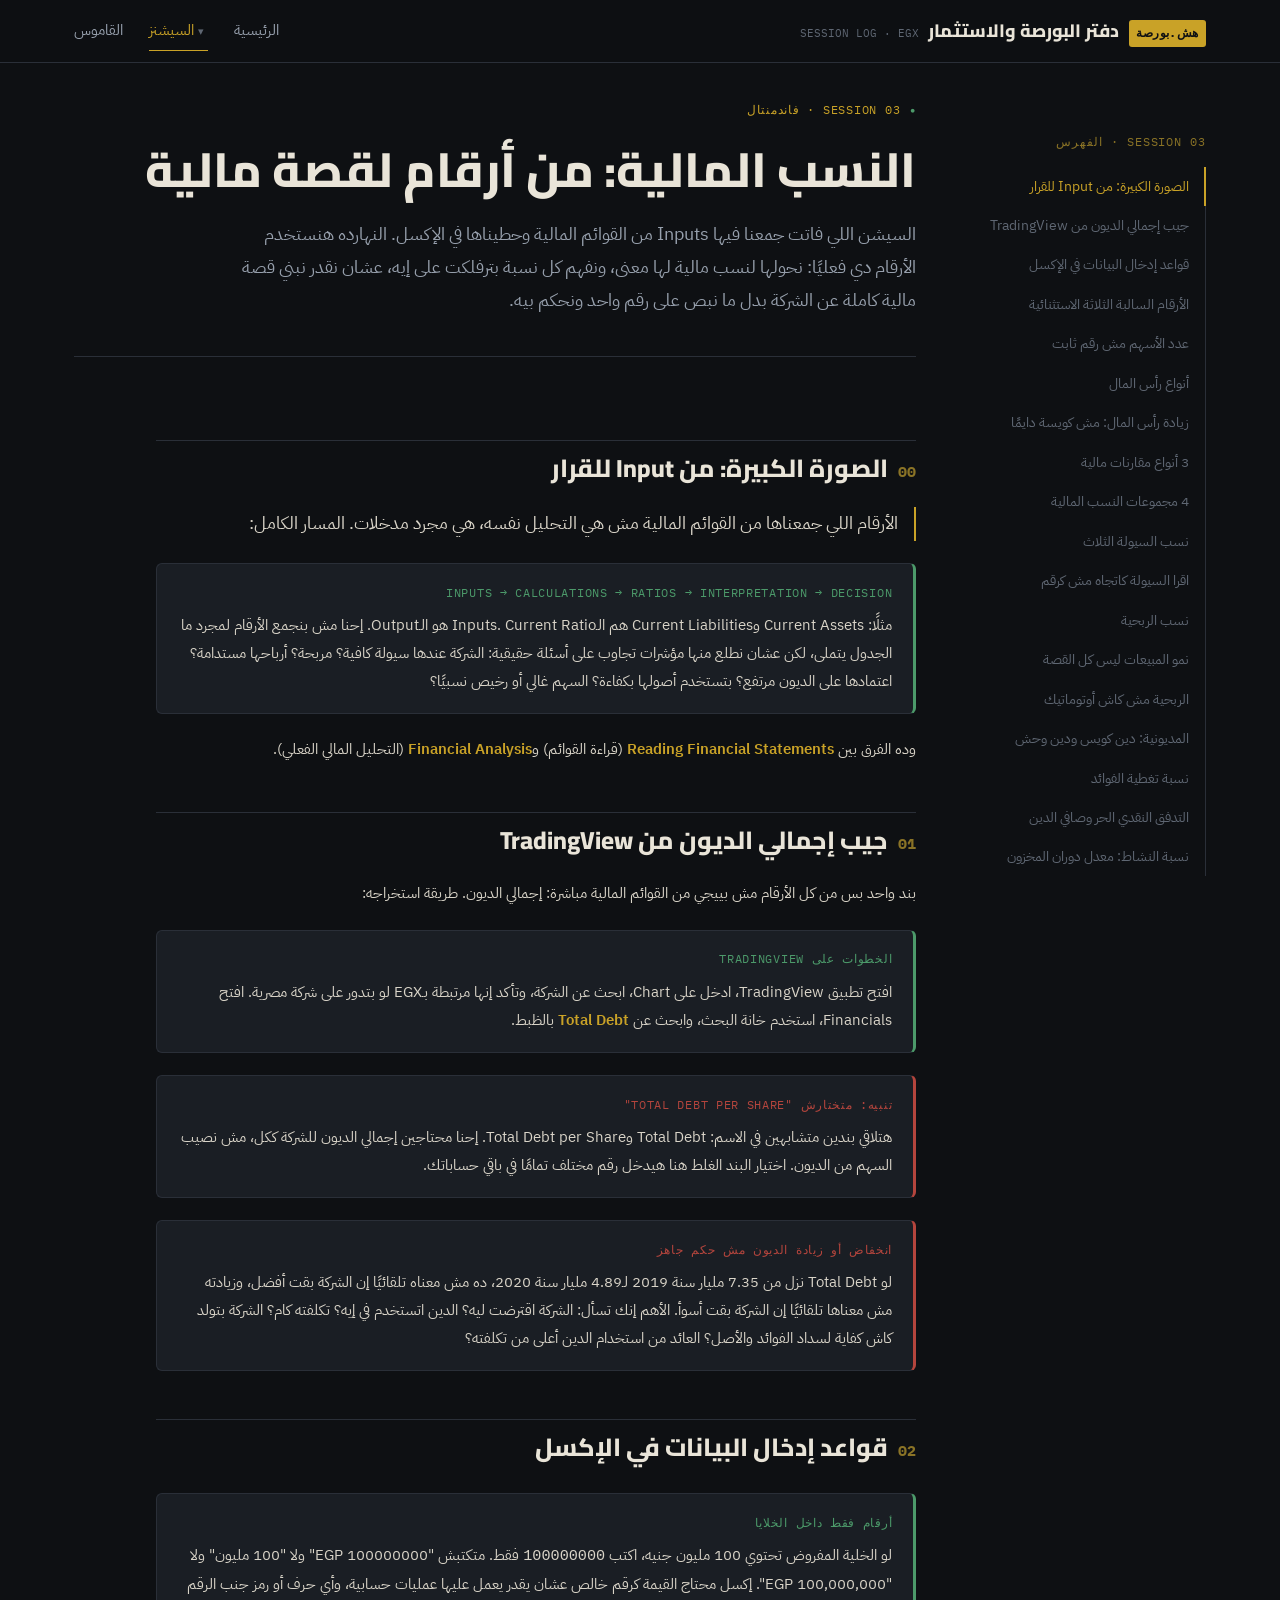
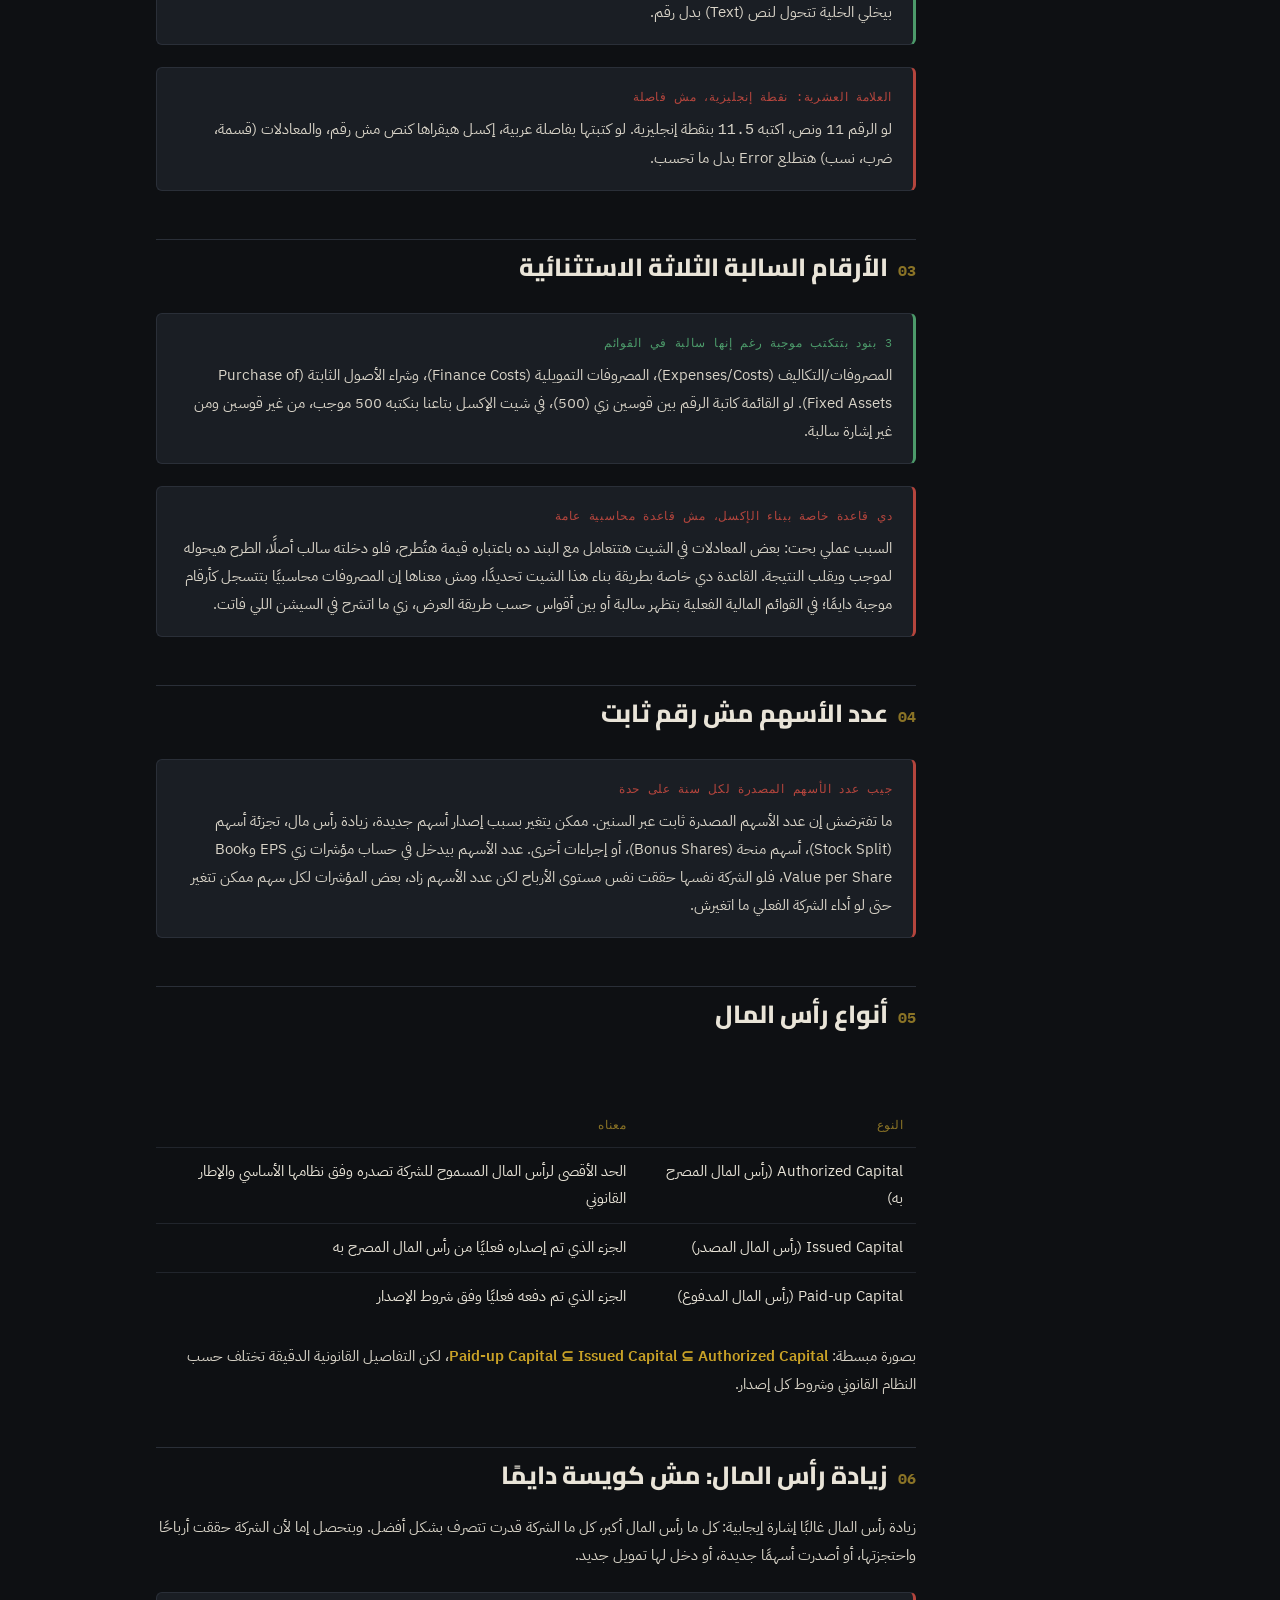
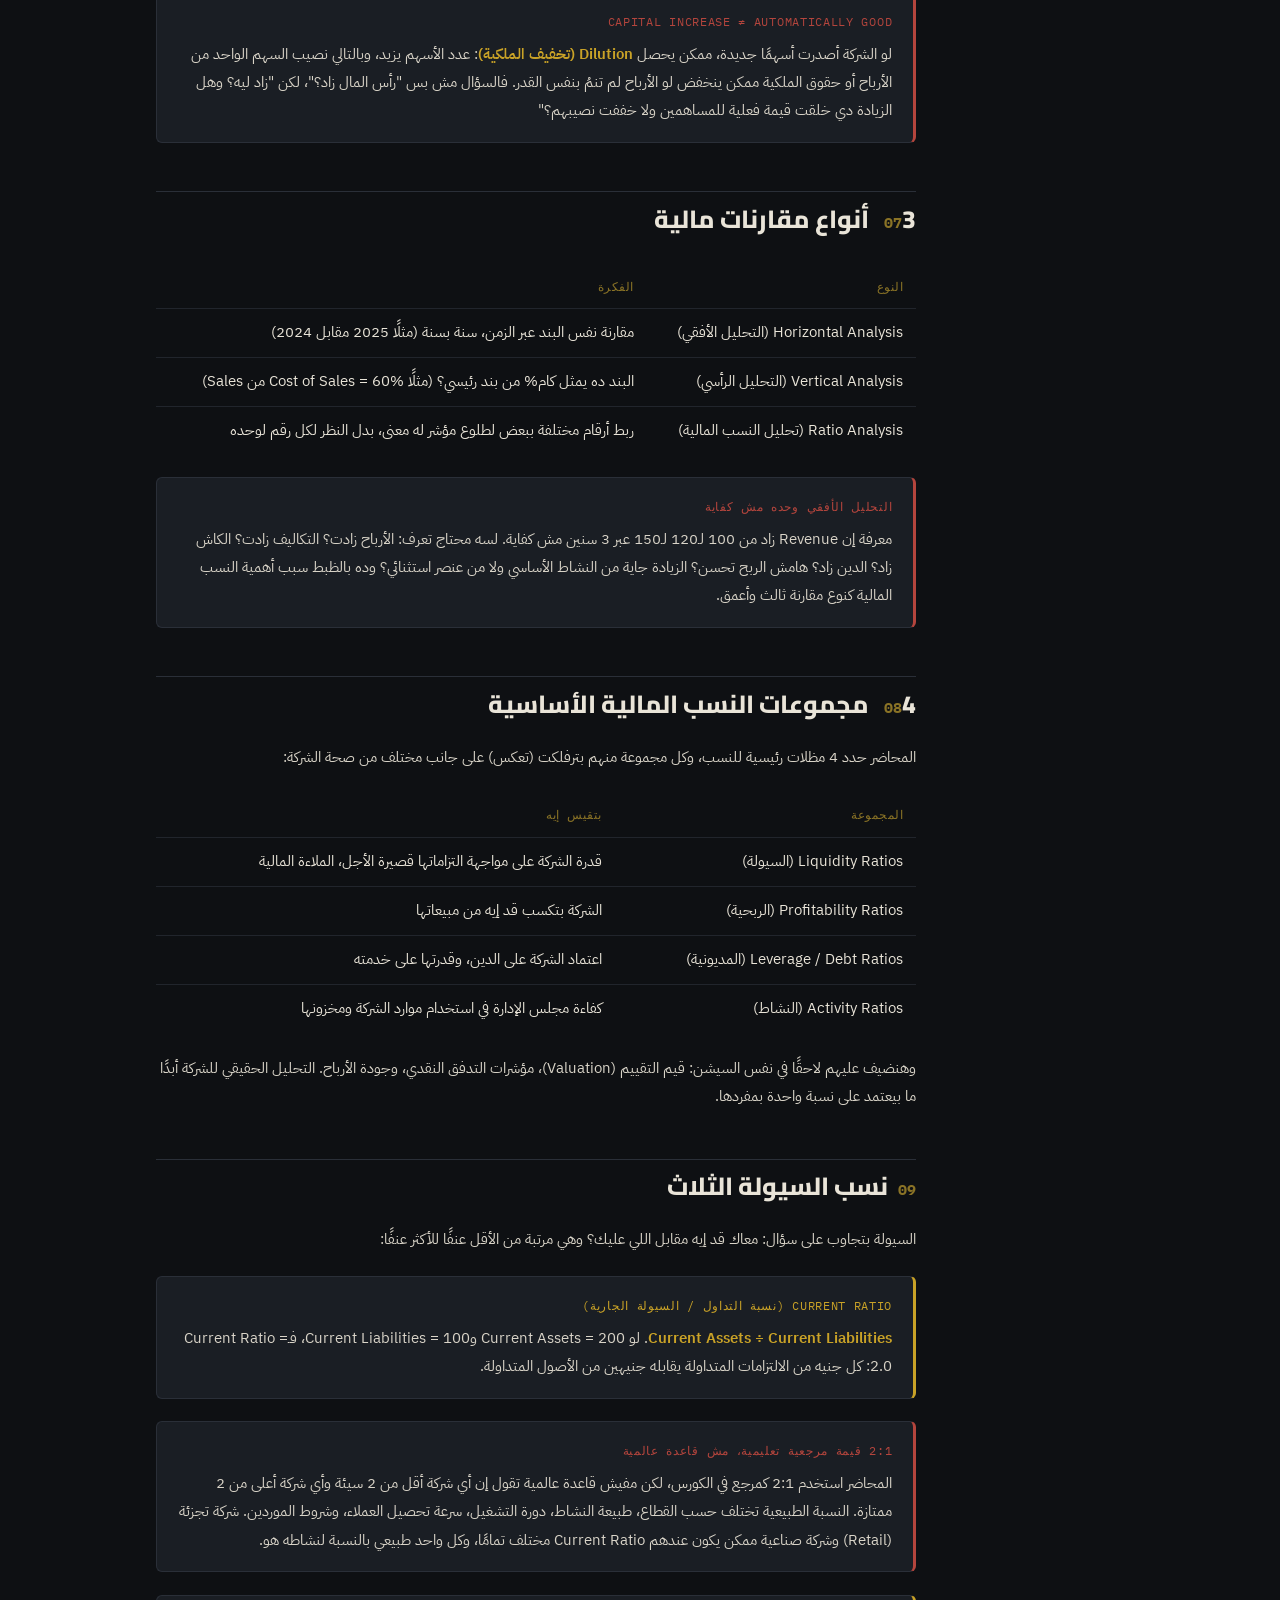
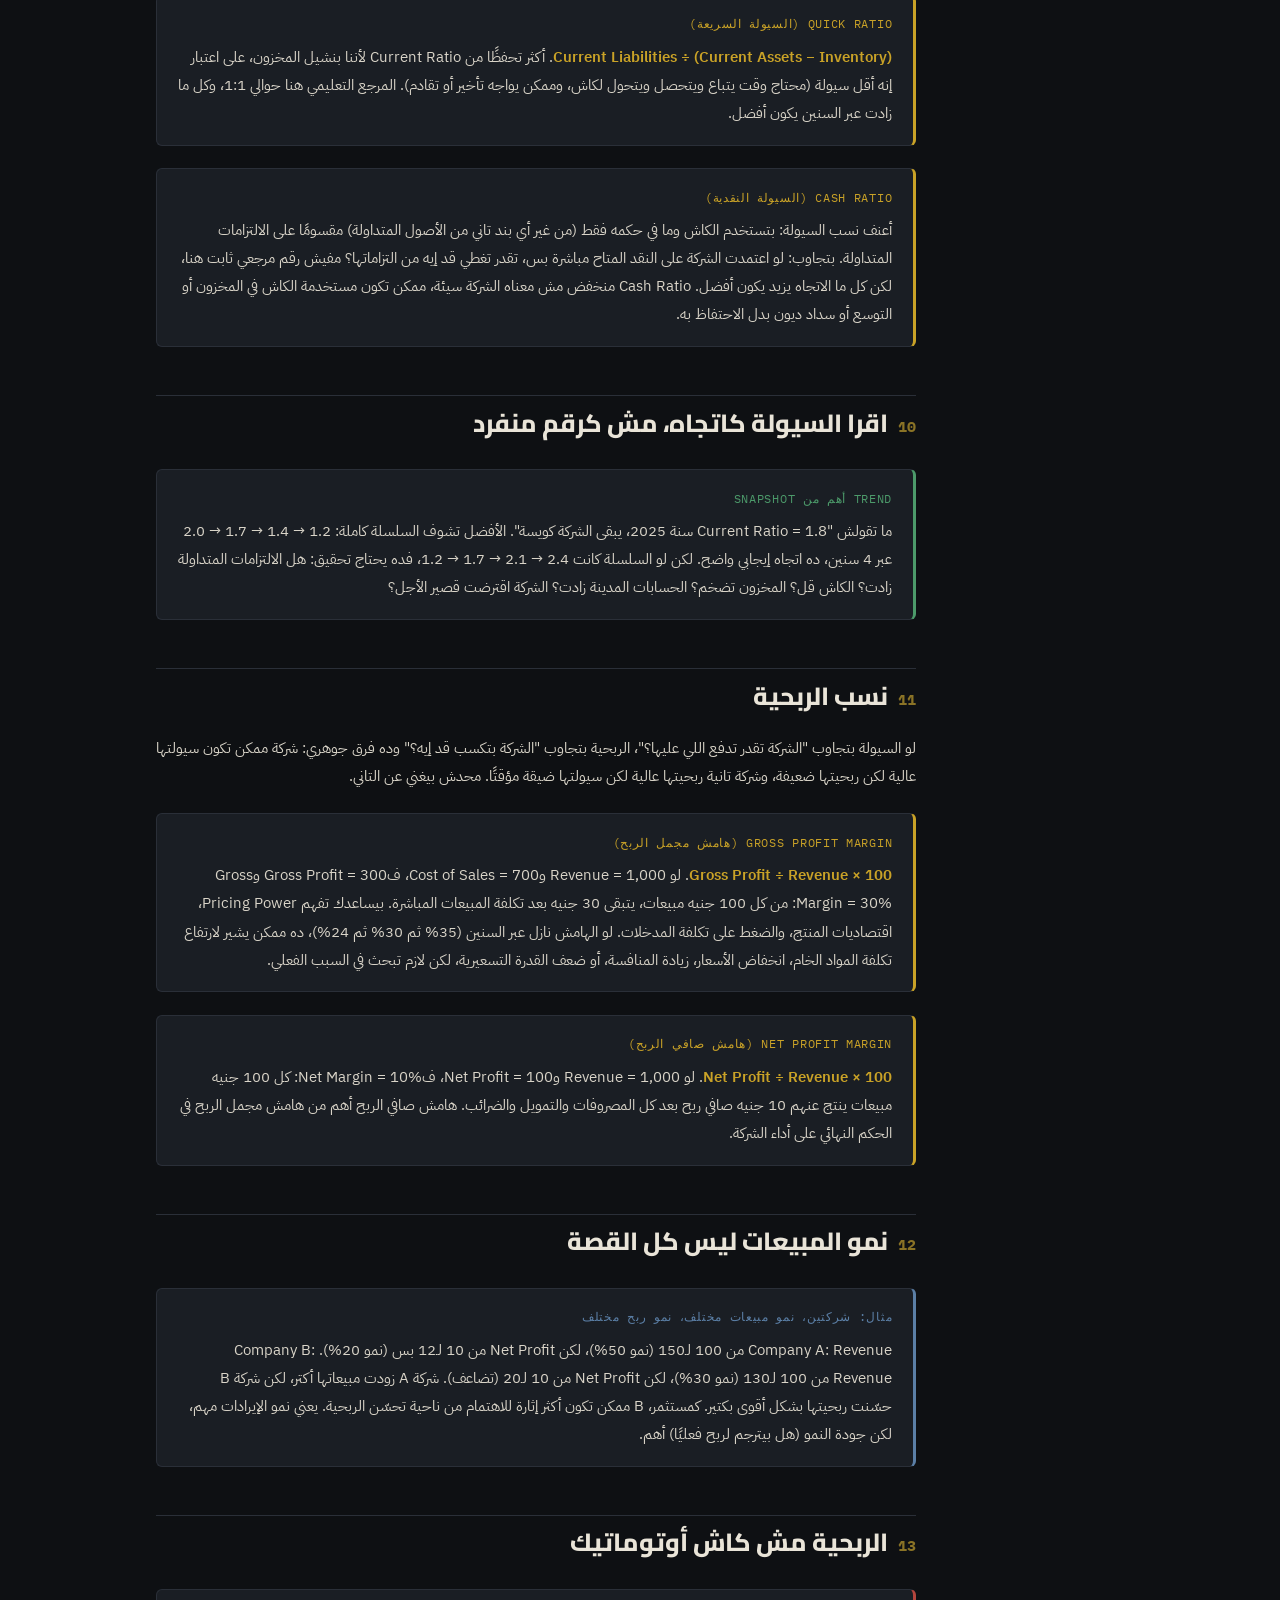
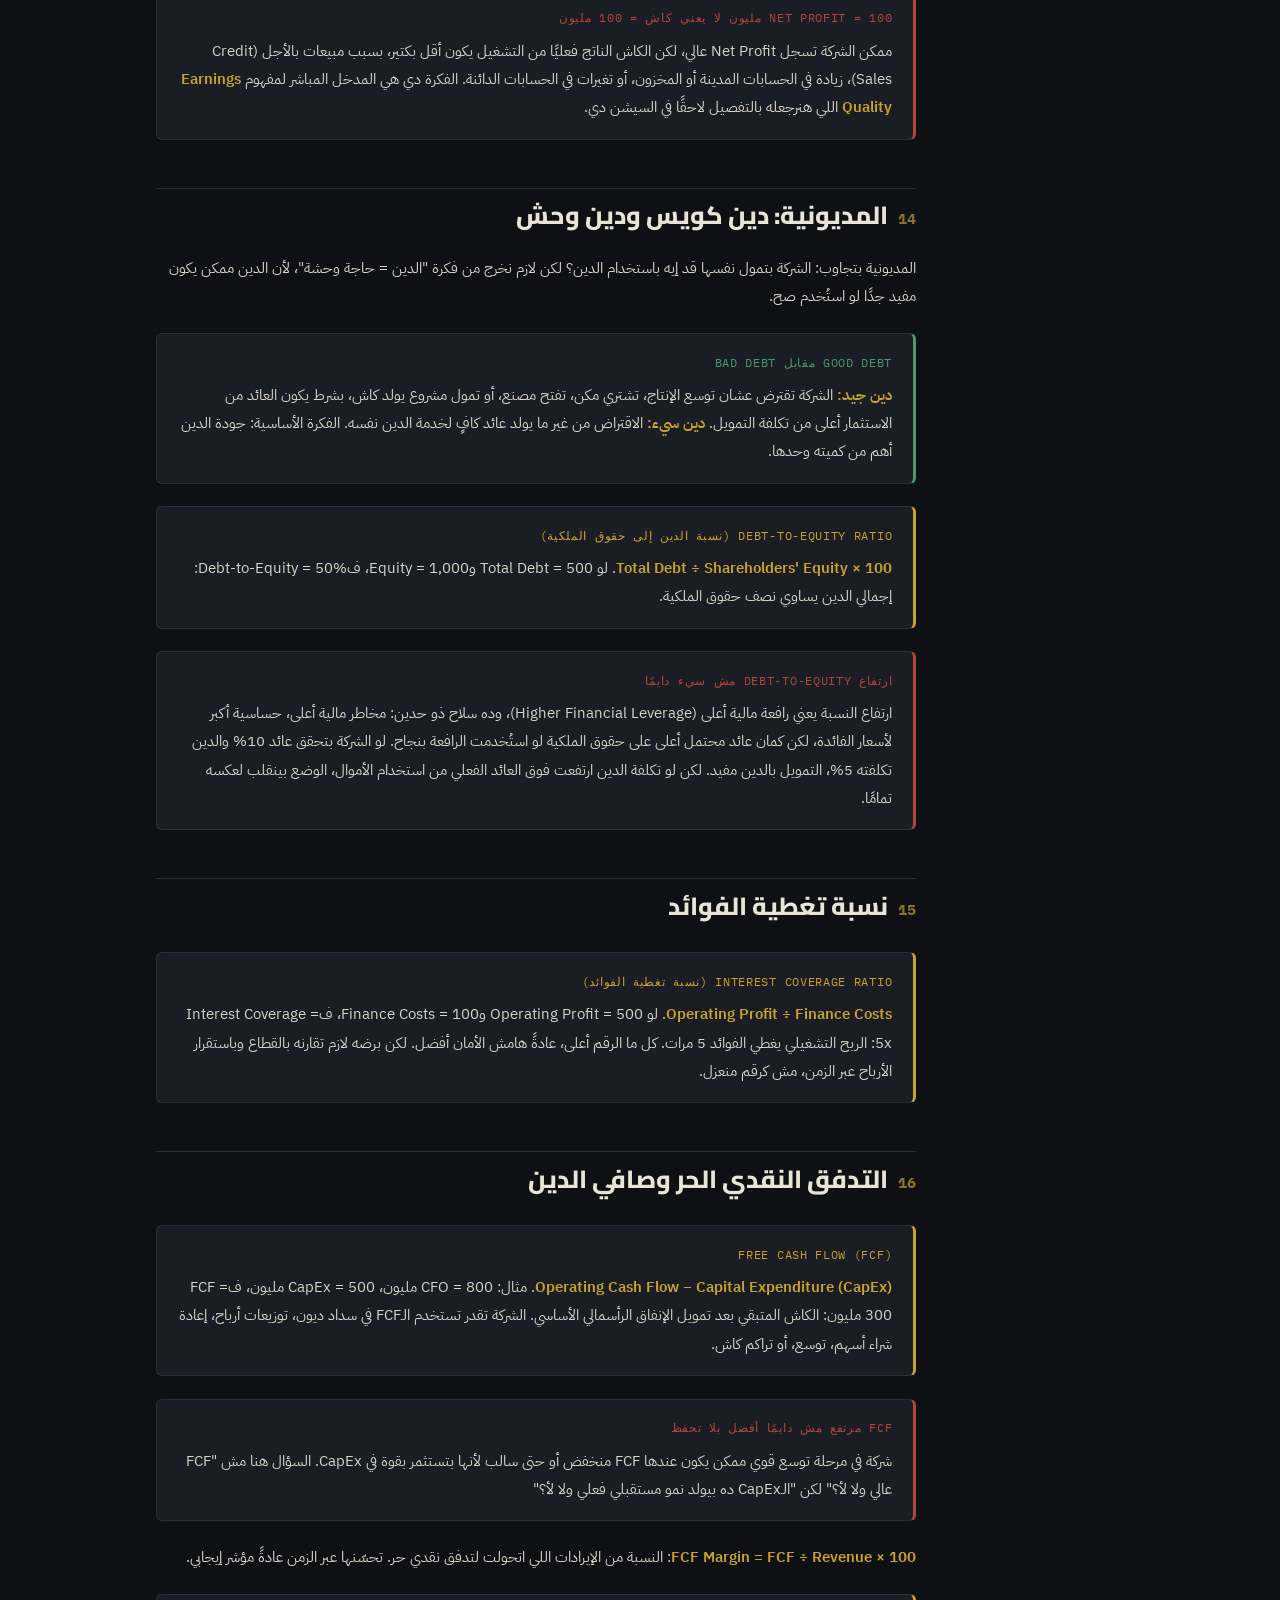
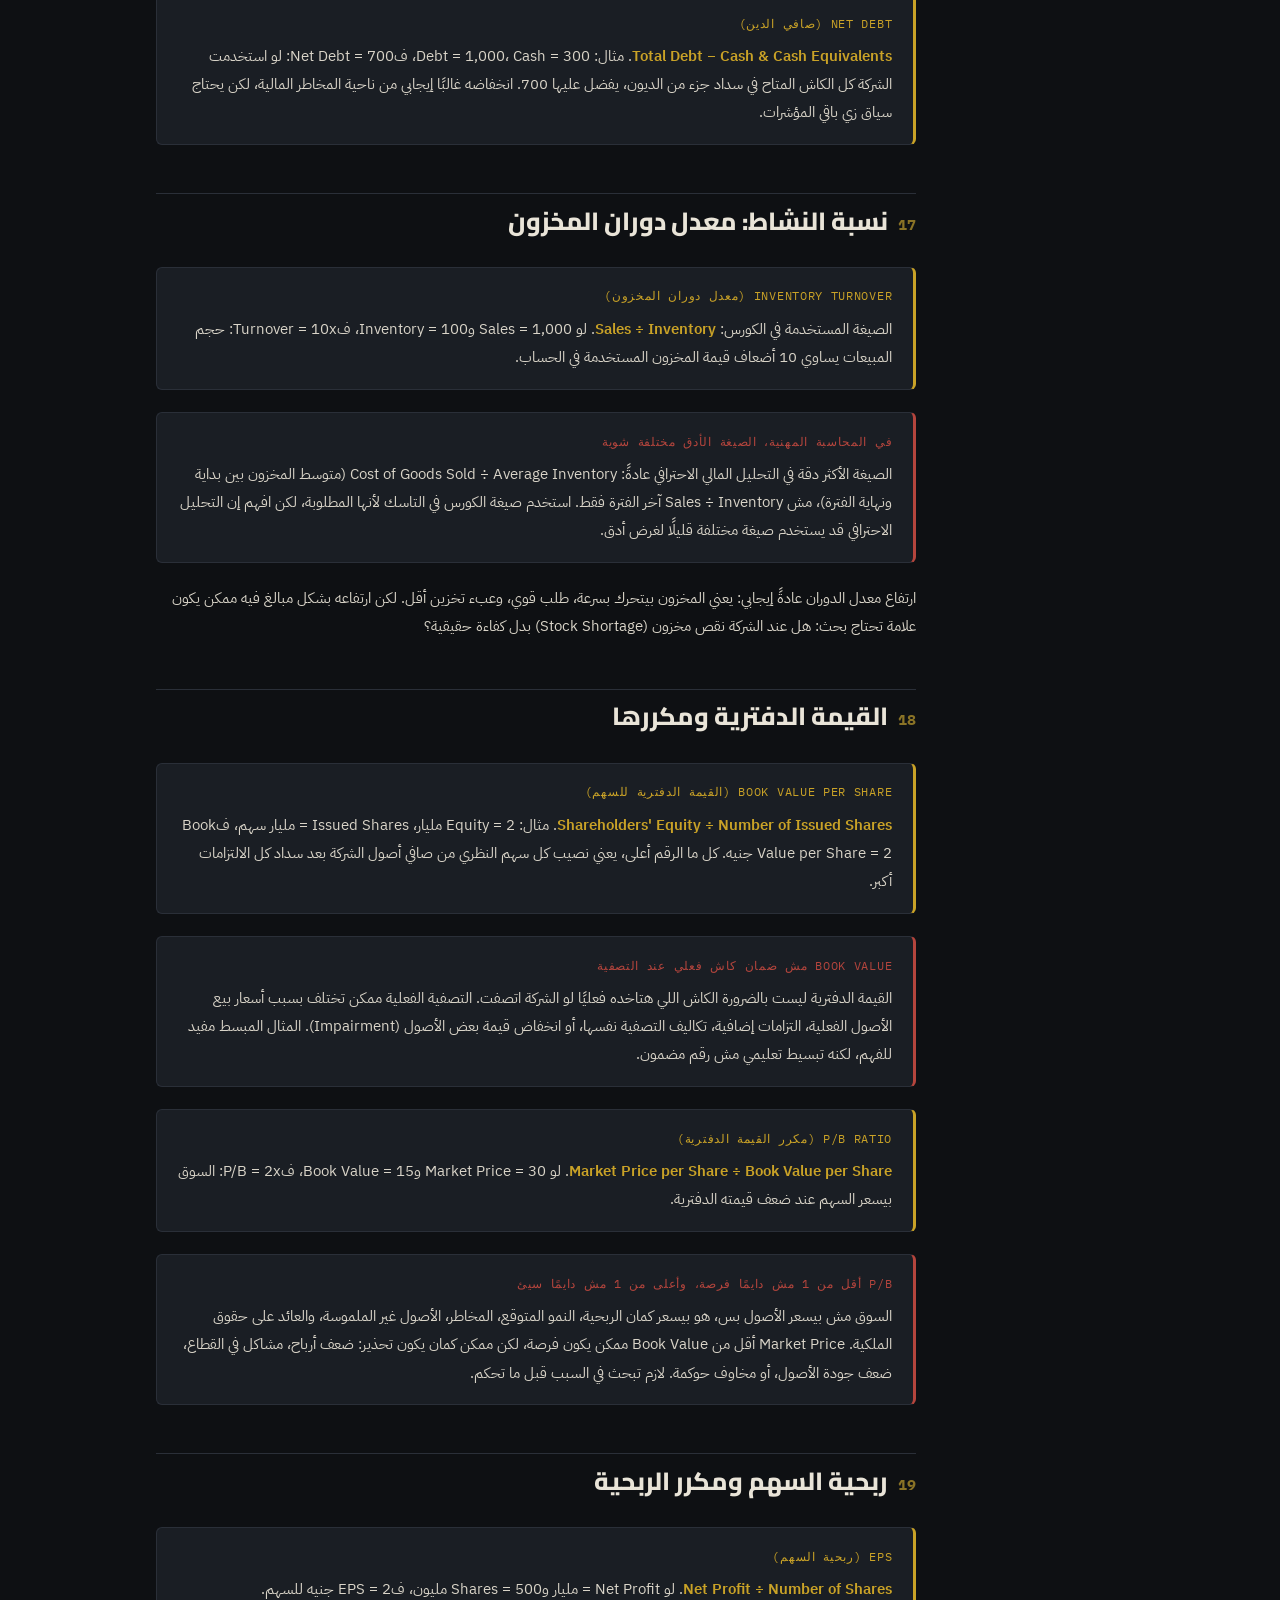
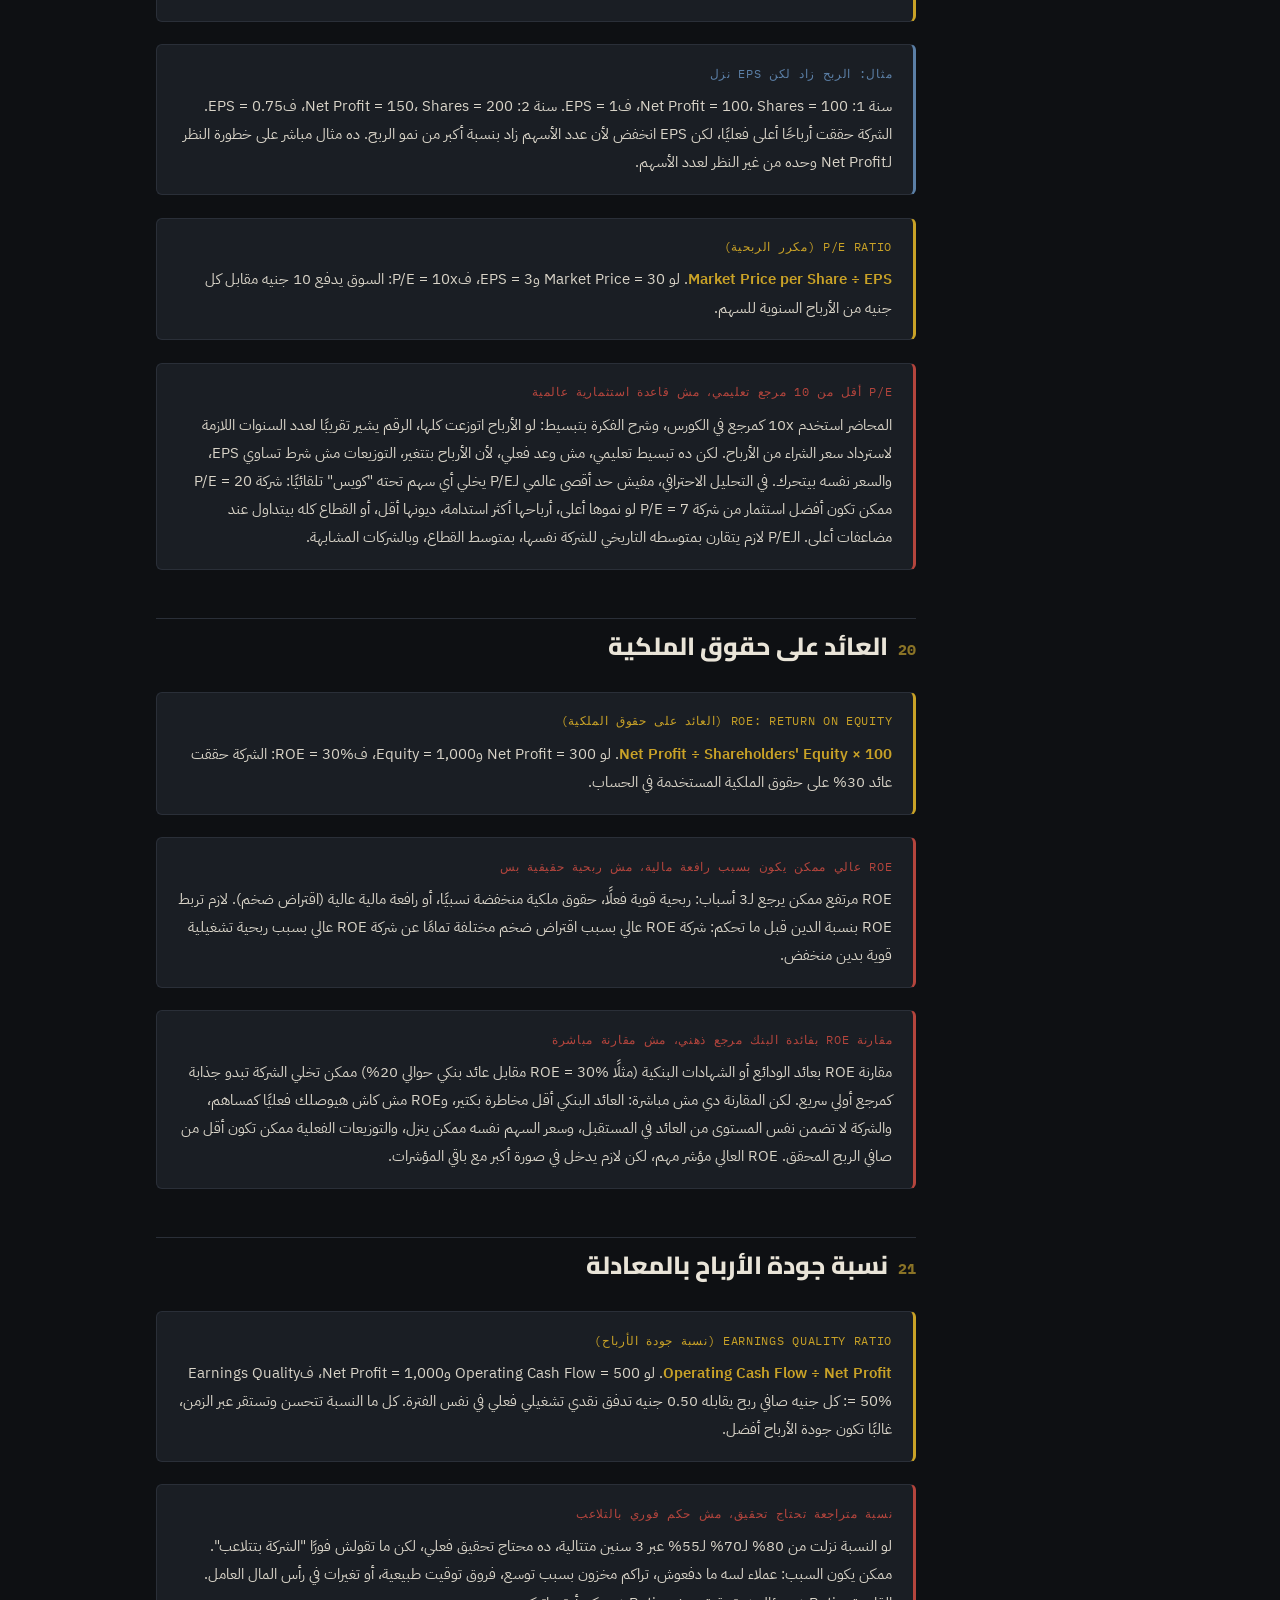
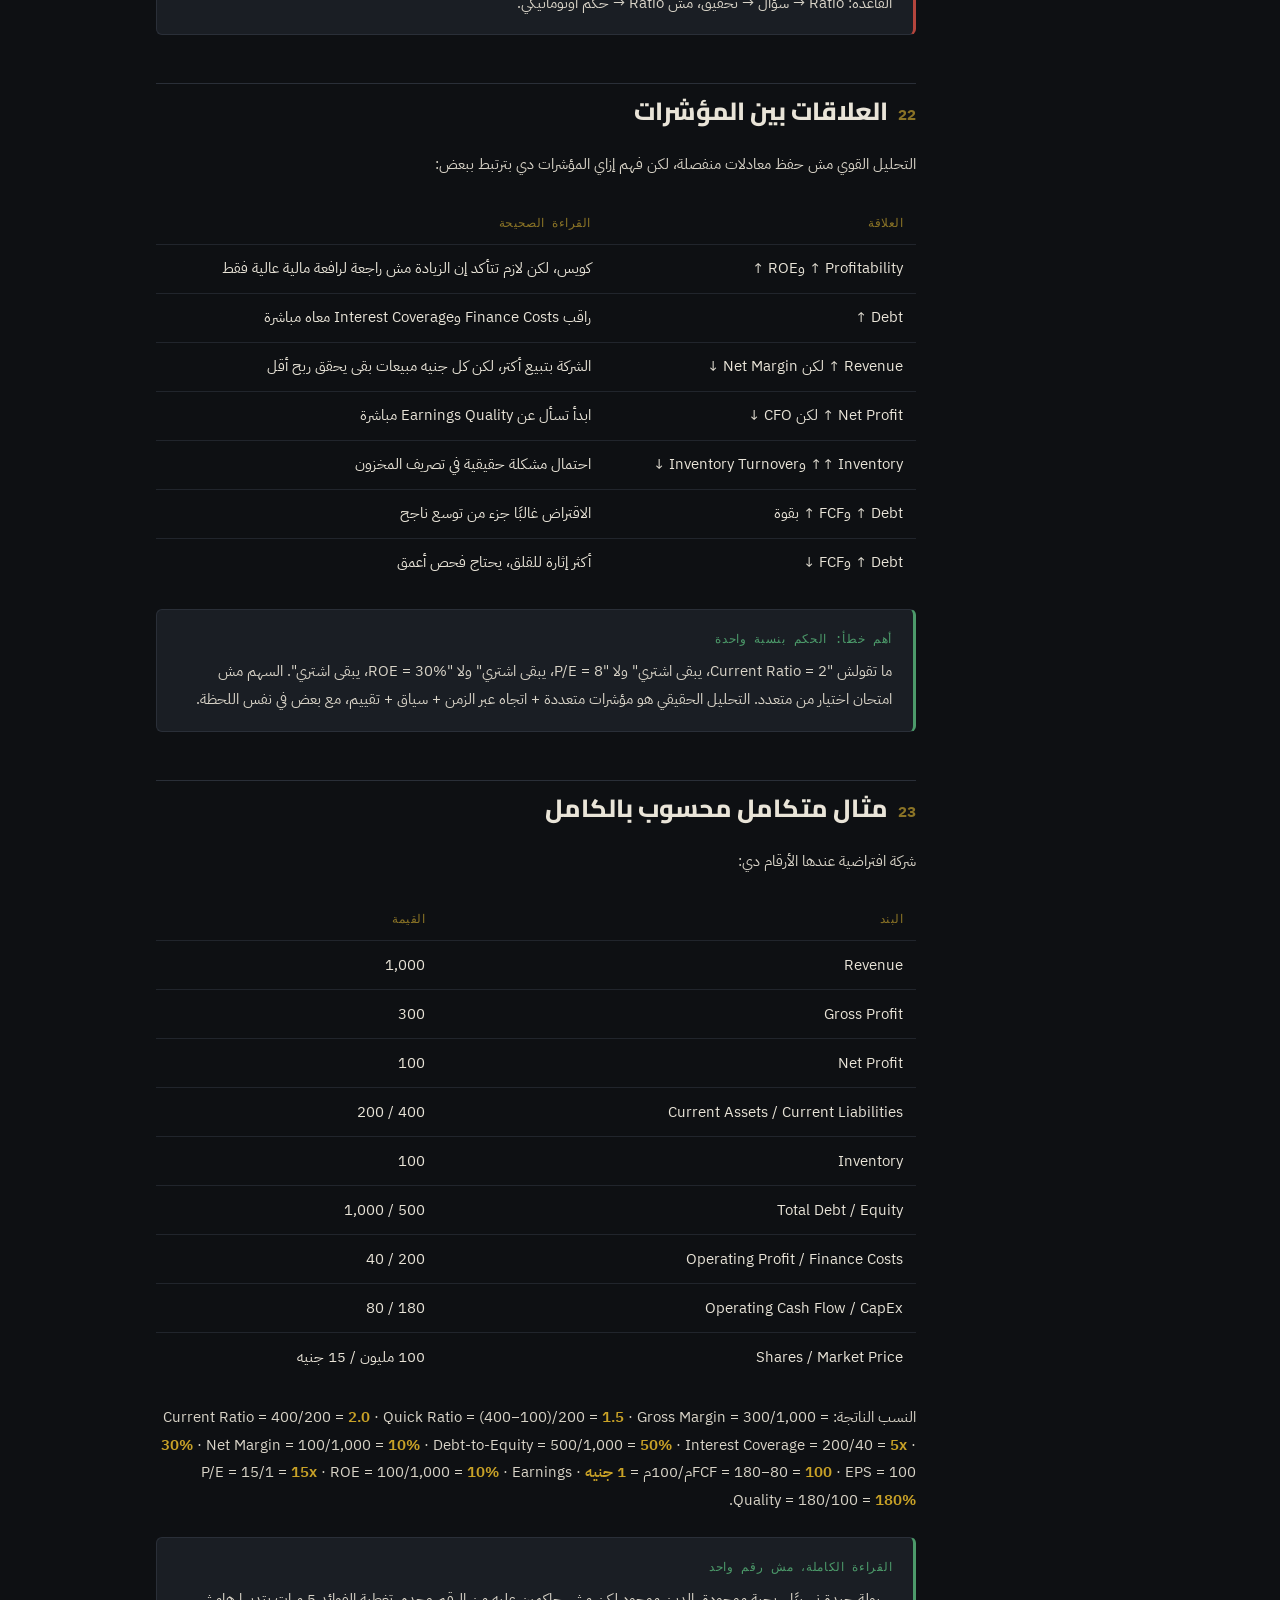
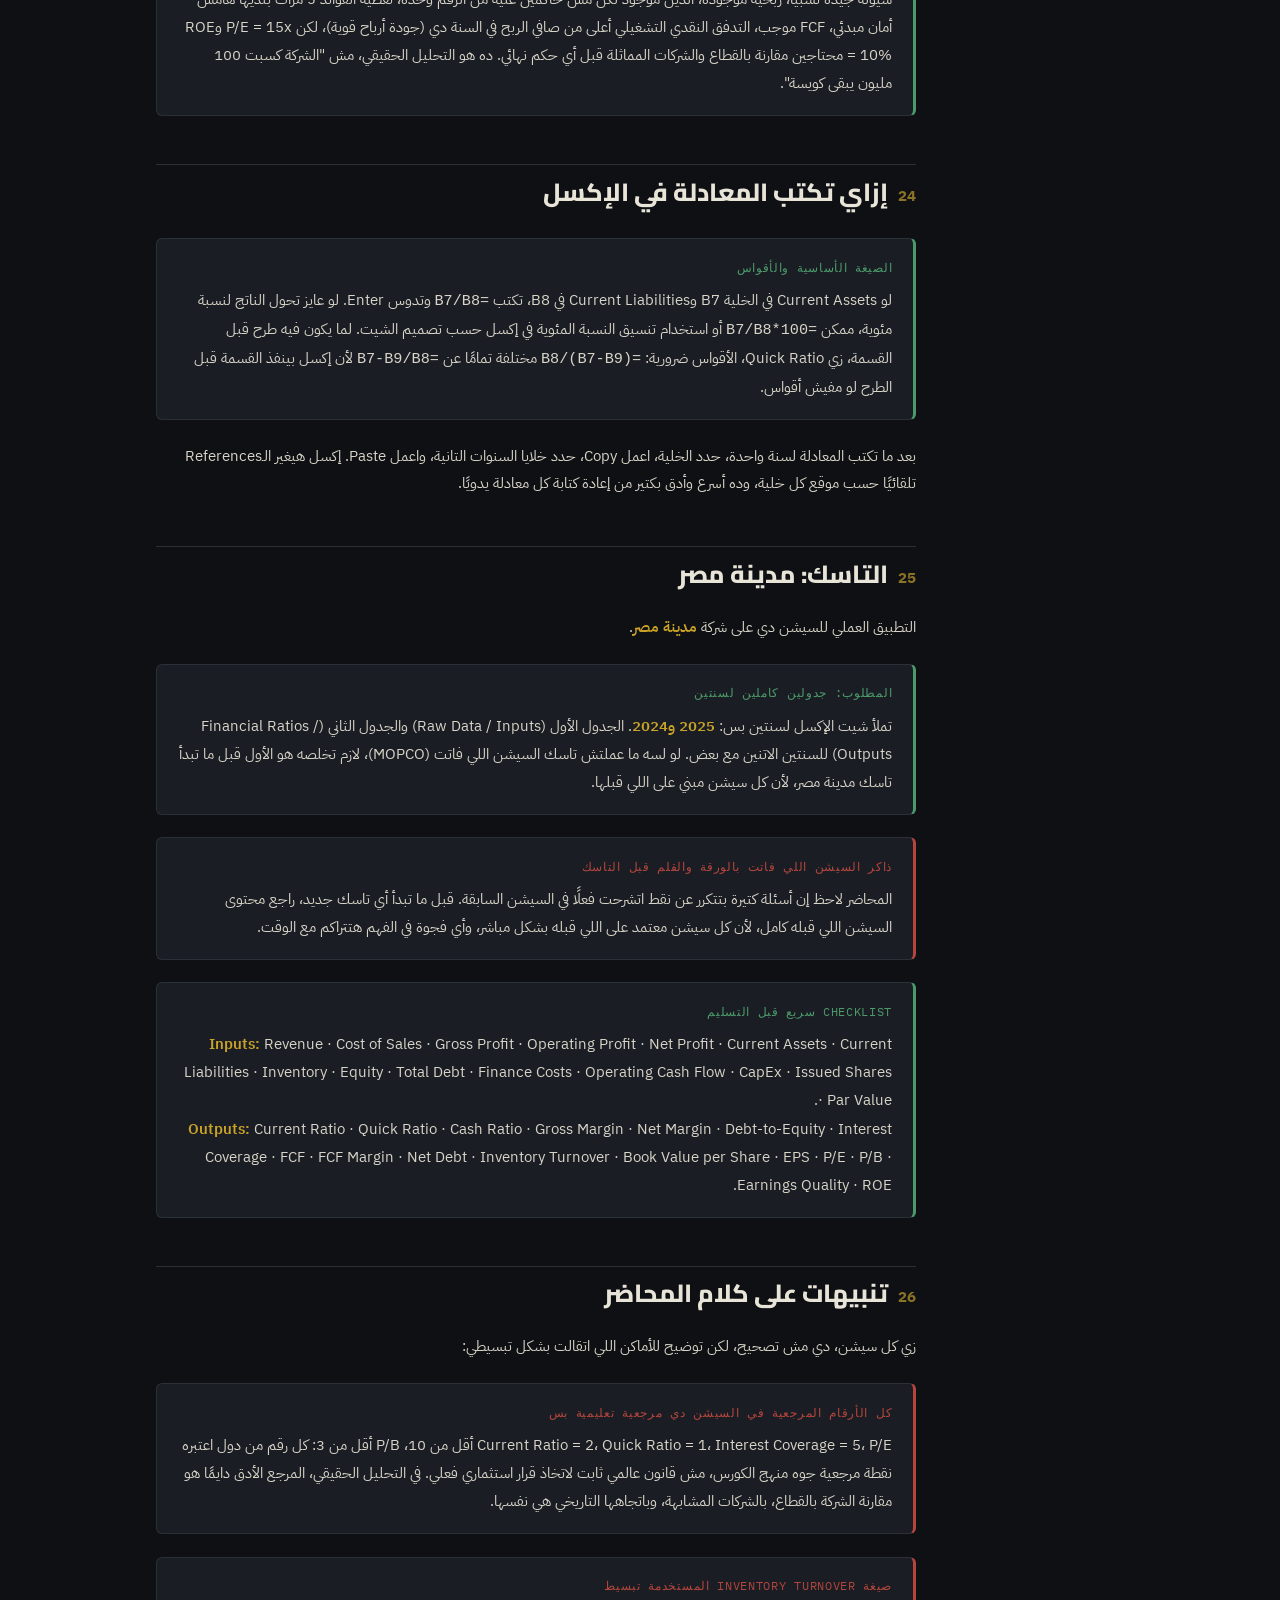
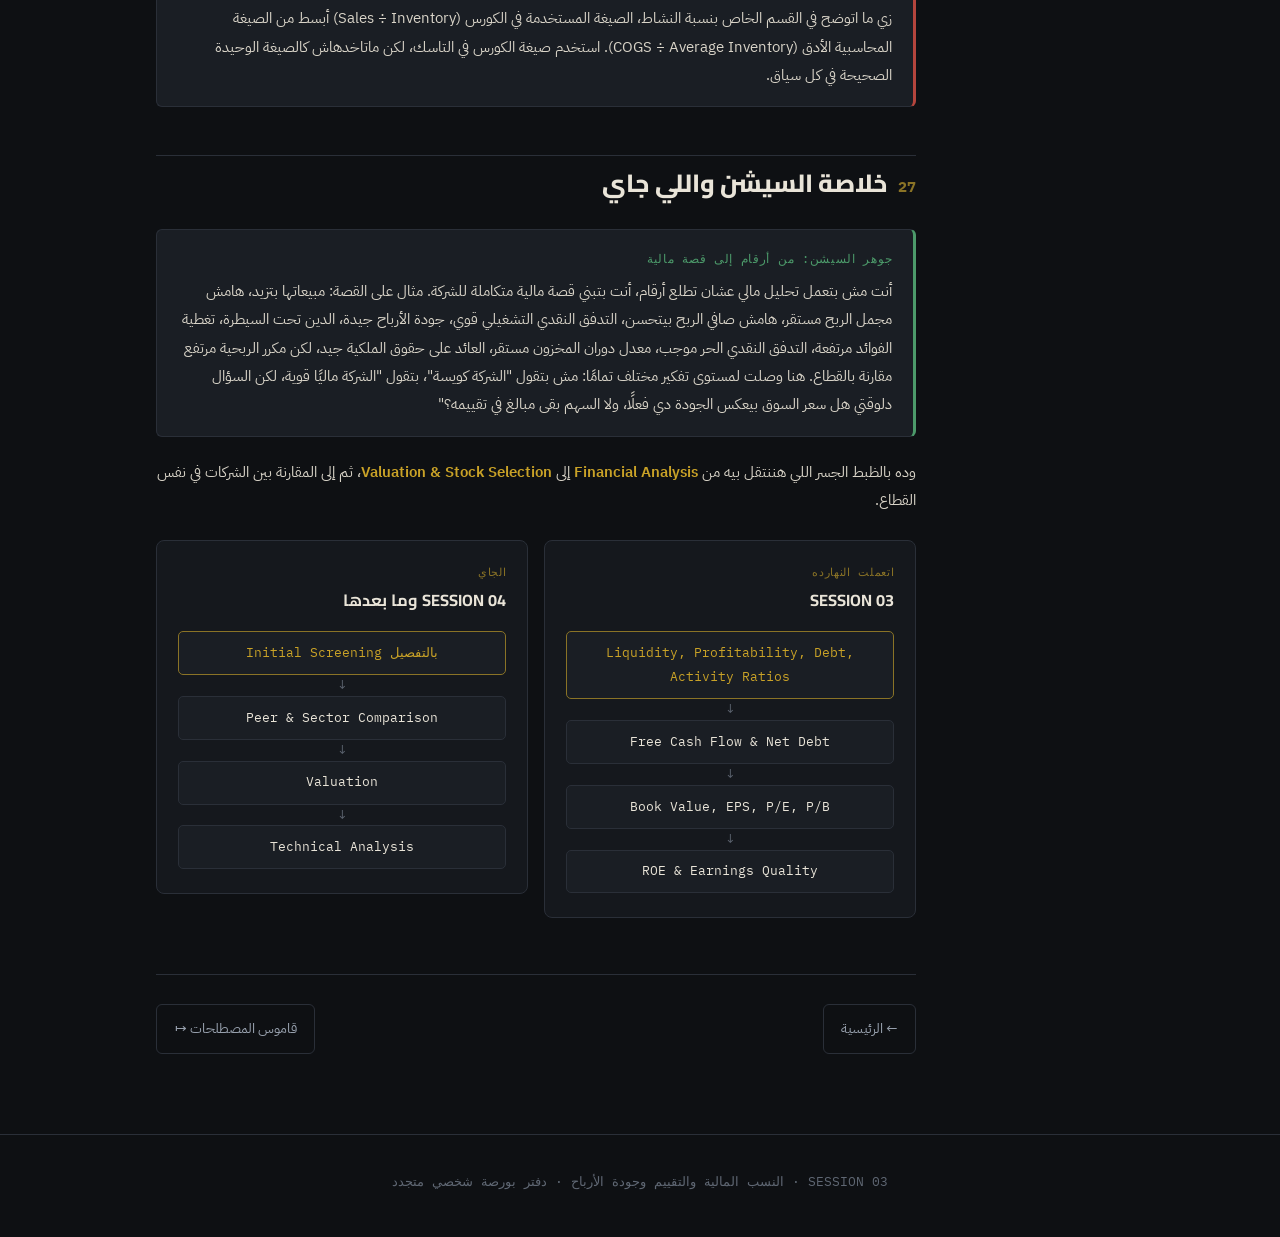
<file: session-03.html>
<!DOCTYPE html>
<html lang="ar" dir="rtl">
<head>
<meta charset="UTF-8">
<meta name="viewport" content="width=device-width, initial-scale=1.0">
<title>سيشن 3: النسب المالية والتقييم وجودة الأرباح | دفتر البورصة والاستثمار</title>
<link rel="stylesheet" href="style.css">
</head>
<body>

<div class="topbar">
  <div class="topbar-inner">
    <a href="index.html" class="brand">
      <span class="brand-mark">هش.بورصة</span>
      <span class="brand-name">دفتر البورصة والاستثمار</span>
      <span class="brand-sub">SESSION LOG · EGX</span>
    </a>
    <nav class="nav-links">
      <a href="index.html">الرئيسية</a>
      <details class="nav-dropdown">
        <summary class="active"><span class="caret">▾</span> السيشنز</summary>
        <div class="nav-dropdown-menu">
          <a href="session-01.html"><span class="num">01</span> مقدمة البورصة</a>
          <a href="session-02.html"><span class="num">02</span> التحليل الأساسي والقوائم المالية</a>
          <a href="session-03.html" class="active"><span class="num">03</span> النسب المالية والتقييم</a>
          <a href="session-04.html"><span class="num">04</span> من الخبر إلى اختيار السهم</a>
          <a href="session-05.html"><span class="num">05</span> مقدمة التحليل الفني</a>
          <a href="session-06.html"><span class="num">06</span> التطبيق العملي وإدارة الصفقة</a>
        </div>
      </details>
      <a href="glossary.html">القاموس</a>
    </nav>
  </div>
  <div class="progress-fill" id="progress-fill"></div>
</div>

<div class="shell with-side">
  <aside class="side">
    <div class="side-title">SESSION 03 · الفهرس</div>
    <ul class="side-list" id="side-list">
      <li><a href="#s0">الصورة الكبيرة: من Input للقرار</a></li>
      <li><a href="#s1">جيب إجمالي الديون من TradingView</a></li>
      <li><a href="#s2">قواعد إدخال البيانات في الإكسل</a></li>
      <li><a href="#s3">الأرقام السالبة الثلاثة الاستثنائية</a></li>
      <li><a href="#s4">عدد الأسهم مش رقم ثابت</a></li>
      <li><a href="#s5">أنواع رأس المال</a></li>
      <li><a href="#s6">زيادة رأس المال: مش كويسة دايمًا</a></li>
      <li><a href="#s7">3 أنواع مقارنات مالية</a></li>
      <li><a href="#s8">4 مجموعات النسب المالية</a></li>
      <li><a href="#s9">نسب السيولة الثلاث</a></li>
      <li><a href="#s10">اقرا السيولة كاتجاه مش كرقم</a></li>
      <li><a href="#s11">نسب الربحية</a></li>
      <li><a href="#s12">نمو المبيعات ليس كل القصة</a></li>
      <li><a href="#s13">الربحية مش كاش أوتوماتيك</a></li>
      <li><a href="#s14">المديونية: دين كويس ودين وحش</a></li>
      <li><a href="#s15">نسبة تغطية الفوائد</a></li>
      <li><a href="#s16">التدفق النقدي الحر وصافي الدين</a></li>
      <li><a href="#s17">نسبة النشاط: معدل دوران المخزون</a></li>
      <li><a href="#s18">القيمة الدفترية ومكررها</a></li>
      <li><a href="#s19">ربحية السهم ومكرر الربحية</a></li>
      <li><a href="#s20">العائد على حقوق الملكية</a></li>
      <li><a href="#s21">نسبة جودة الأرباح بالمعادلة</a></li>
      <li><a href="#s22">العلاقات بين المؤشرات</a></li>
      <li><a href="#s23">مثال متكامل محسوب بالكامل</a></li>
      <li><a href="#s24">إزاي تكتب المعادلة في الإكسل</a></li>
      <li><a href="#s25">التاسك: مدينة مصر</a></li>
      <li><a href="#s26">تنبيهات على كلام المحاضر</a></li>
      <li><a href="#s27">خلاصة ويلي بعده</a></li>
    </ul>
  </aside>

  <main>
    <div class="hero" style="padding-top:2.2rem;">
      <div class="hero-eyebrow">SESSION 03 · فاندمنتال</div>
      <h1>النسب المالية: من أرقام لقصة مالية</h1>
      <p class="lead">السيشن اللي فاتت جمعنا فيها Inputs من القوائم المالية وحطيناها في الإكسل. النهارده هنستخدم الأرقام دي فعليًا: نحولها لنسب مالية لها معنى، ونفهم كل نسبة بترفلكت على إيه، عشان نقدر نبني قصة مالية كاملة عن الشركة بدل ما نبص على رقم واحد ونحكم بيه.</p>
    </div>

    <div class="content">

      <h2 id="s0"><span class="n">00</span>الصورة الكبيرة: من Input للقرار</h2>
      <p class="lede">الأرقام اللي جمعناها من القوائم المالية مش هي التحليل نفسه، هي مجرد مدخلات. المسار الكامل:</p>

      <div class="box rule">
        <span class="label">Inputs → Calculations → Ratios → Interpretation → Decision</span>
        <p>مثلًا: Current Assets وCurrent Liabilities هم الـInputs. Current Ratio هو الـOutput. إحنا مش بنجمع الأرقام لمجرد ما الجدول يتملى، لكن عشان نطلع منها مؤشرات تجاوب على أسئلة حقيقية: الشركة عندها سيولة كافية؟ مربحة؟ أرباحها مستدامة؟ اعتمادها على الديون مرتفع؟ بتستخدم أصولها بكفاءة؟ السهم غالي أو رخيص نسبيًا؟</p>
      </div>

      <p>وده الفرق بين <strong>Reading Financial Statements</strong> (قراءة القوائم) و<strong>Financial Analysis</strong> (التحليل المالي الفعلي).</p>

      <h2 id="s1"><span class="n">01</span>جيب إجمالي الديون من TradingView</h2>
      <p>بند واحد بس من كل الأرقام مش بييجي من القوائم المالية مباشرة: إجمالي الديون. طريقة استخراجه:</p>

      <div class="box rule">
        <span class="label">الخطوات على TradingView</span>
        <p>افتح تطبيق TradingView، ادخل على Chart، ابحث عن الشركة، وتأكد إنها مرتبطة بـEGX لو بتدور على شركة مصرية. افتح Financials، استخدم خانة البحث، وابحث عن <strong>Total Debt</strong> بالظبط.</p>
      </div>

      <div class="box caution">
        <span class="label">تنبيه: متختارش "Total Debt per Share"</span>
        <p>هتلاقي بندين متشابهين في الاسم: Total Debt وTotal Debt per Share. إحنا محتاجين إجمالي الديون للشركة ككل، مش نصيب السهم من الديون. اختيار البند الغلط هنا هيدخل رقم مختلف تمامًا في باقي حساباتك.</p>
      </div>

      <div class="box caution">
        <span class="label">انخفاض أو زيادة الديون مش حكم جاهز</span>
        <p>لو Total Debt نزل من 7.35 مليار سنة 2019 لـ4.89 مليار سنة 2020، ده مش معناه تلقائيًا إن الشركة بقت أفضل، وزيادته مش معناها تلقائيًا إن الشركة بقت أسوأ. الأهم إنك تسأل: الشركة اقترضت ليه؟ الدين اتستخدم في إيه؟ تكلفته كام؟ الشركة بتولد كاش كفاية لسداد الفوائد والأصل؟ العائد من استخدام الدين أعلى من تكلفته؟</p>
      </div>

      <h2 id="s2"><span class="n">02</span>قواعد إدخال البيانات في الإكسل</h2>

      <div class="box rule">
        <span class="label">أرقام فقط داخل الخلايا</span>
        <p>لو الخلية المفروض تحتوي 100 مليون جنيه، اكتب <code>100000000</code> فقط. متكتبش "100000000 EGP" ولا "100 مليون" ولا "100,000,000 EGP". إكسل محتاج القيمة كرقم خالص عشان يقدر يعمل عليها عمليات حسابية، وأي حرف أو رمز جنب الرقم بيخلي الخلية تتحول لنص (Text) بدل رقم.</p>
      </div>

      <div class="box caution">
        <span class="label">العلامة العشرية: نقطة إنجليزية، مش فاصلة</span>
        <p>لو الرقم 11 ونص، اكتبه <code>11.5</code> بنقطة إنجليزية. لو كتبتها بفاصلة عربية، إكسل هيقراها كنص مش رقم، والمعادلات (قسمة، ضرب، نسب) هتطلع Error بدل ما تحسب.</p>
      </div>

      <h2 id="s3"><span class="n">03</span>الأرقام السالبة الثلاثة الاستثنائية</h2>

      <div class="box rule">
        <span class="label">3 بنود بتتكتب موجبة رغم إنها سالبة في القوائم</span>
        <p>المصروفات/التكاليف (Expenses/Costs)، المصروفات التمويلية (Finance Costs)، وشراء الأصول الثابتة (Purchase of Fixed Assets). لو القائمة كاتبة الرقم بين قوسين زي (500)، في شيت الإكسل بتاعنا بنكتبه 500 موجب، من غير قوسين ومن غير إشارة سالبة.</p>
      </div>

      <div class="box caution">
        <span class="label">دي قاعدة خاصة ببناء الإكسل، مش قاعدة محاسبية عامة</span>
        <p>السبب عملي بحت: بعض المعادلات في الشيت هتتعامل مع البند ده باعتباره قيمة هتُطرح، فلو دخلته سالب أصلًا، الطرح هيحوله لموجب ويقلب النتيجة. القاعدة دي خاصة بطريقة بناء هذا الشيت تحديدًا، ومش معناها إن المصروفات محاسبيًا بتتسجل كأرقام موجبة دايمًا؛ في القوائم المالية الفعلية بتظهر سالبة أو بين أقواس حسب طريقة العرض، زي ما اتشرح في السيشن اللي فاتت.</p>
      </div>

      <h2 id="s4"><span class="n">04</span>عدد الأسهم مش رقم ثابت</h2>

      <div class="box caution">
        <span class="label">جيب عدد الأسهم المصدرة لكل سنة على حدة</span>
        <p>ما تفترضش إن عدد الأسهم المصدرة ثابت عبر السنين. ممكن يتغير بسبب إصدار أسهم جديدة، زيادة رأس مال، تجزئة أسهم (Stock Split)، أسهم منحة (Bonus Shares)، أو إجراءات أخرى. عدد الأسهم بيدخل في حساب مؤشرات زي EPS وBook Value per Share، فلو الشركة نفسها حققت نفس مستوى الأرباح لكن عدد الأسهم زاد، بعض المؤشرات لكل سهم ممكن تتغير حتى لو أداء الشركة الفعلي ما اتغيرش.</p>
      </div>

      <h2 id="s5"><span class="n">05</span>أنواع رأس المال</h2>
      <p>قبل ما نتكلم عن زيادة رأس المال، لازم نفهم أنواعه:</p>

      <table>
        <tr><th>النوع</th><th>معناه</th></tr>
        <tr><td>Authorized Capital (رأس المال المصرح به)</td><td>الحد الأقصى لرأس المال المسموح للشركة تصدره وفق نظامها الأساسي والإطار القانوني</td></tr>
        <tr><td>Issued Capital (رأس المال المصدر)</td><td>الجزء الذي تم إصداره فعليًا من رأس المال المصرح به</td></tr>
        <tr><td>Paid-up Capital (رأس المال المدفوع)</td><td>الجزء الذي تم دفعه فعليًا وفق شروط الإصدار</td></tr>
      </table>

      <p>بصورة مبسطة: <strong>Paid-up Capital ⊆ Issued Capital ⊆ Authorized Capital</strong>، لكن التفاصيل القانونية الدقيقة تختلف حسب النظام القانوني وشروط كل إصدار.</p>

      <h2 id="s6"><span class="n">06</span>زيادة رأس المال: مش كويسة دايمًا</h2>
      <p>زيادة رأس المال غالبًا إشارة إيجابية: كل ما رأس المال أكبر، كل ما الشركة قدرت تتصرف بشكل أفضل. وبتحصل إما لأن الشركة حققت أرباحًا واحتجزتها، أو أصدرت أسهمًا جديدة، أو دخل لها تمويل جديد.</p>

      <div class="box caution">
        <span class="label">Capital Increase ≠ Automatically Good</span>
        <p>لو الشركة أصدرت أسهمًا جديدة، ممكن يحصل <strong>Dilution (تخفيف الملكية)</strong>: عدد الأسهم يزيد، وبالتالي نصيب السهم الواحد من الأرباح أو حقوق الملكية ممكن ينخفض لو الأرباح لم تنمُ بنفس القدر. فالسؤال مش بس "رأس المال زاد؟"، لكن "زاد ليه؟ وهل الزيادة دي خلقت قيمة فعلية للمساهمين ولا خففت نصيبهم؟"</p>
      </div>

      <h2 id="s7"><span class="n">07</span>3 أنواع مقارنات مالية</h2>

      <table>
        <tr><th>النوع</th><th>الفكرة</th></tr>
        <tr><td>Horizontal Analysis (التحليل الأفقي)</td><td>مقارنة نفس البند عبر الزمن، سنة بسنة (مثلًا 2025 مقابل 2024)</td></tr>
        <tr><td>Vertical Analysis (التحليل الرأسي)</td><td>البند ده يمثل كام% من بند رئيسي؟ (مثلًا Cost of Sales = 60% من Sales)</td></tr>
        <tr><td>Ratio Analysis (تحليل النسب المالية)</td><td>ربط أرقام مختلفة ببعض لطلوع مؤشر له معنى، بدل النظر لكل رقم لوحده</td></tr>
      </table>

      <div class="box caution">
        <span class="label">التحليل الأفقي وحده مش كفاية</span>
        <p>معرفة إن Revenue زاد من 100 لـ120 لـ150 عبر 3 سنين مش كفاية. لسه محتاج تعرف: الأرباح زادت؟ التكاليف زادت؟ الكاش زاد؟ الدين زاد؟ هامش الربح تحسن؟ الزيادة جاية من النشاط الأساسي ولا من عنصر استثنائي؟ وده بالظبط سبب أهمية النسب المالية كنوع مقارنة ثالث وأعمق.</p>
      </div>

      <h2 id="s8"><span class="n">08</span>4 مجموعات النسب المالية الأساسية</h2>
      <p>المحاضر حدد 4 مظلات رئيسية للنسب، وكل مجموعة منهم بترفلكت (تعكس) على جانب مختلف من صحة الشركة:</p>

      <table>
        <tr><th>المجموعة</th><th>بتقيس إيه</th></tr>
        <tr><td>Liquidity Ratios (السيولة)</td><td>قدرة الشركة على مواجهة التزاماتها قصيرة الأجل، الملاءة المالية</td></tr>
        <tr><td>Profitability Ratios (الربحية)</td><td>الشركة بتكسب قد إيه من مبيعاتها</td></tr>
        <tr><td>Leverage / Debt Ratios (المديونية)</td><td>اعتماد الشركة على الدين، وقدرتها على خدمته</td></tr>
        <tr><td>Activity Ratios (النشاط)</td><td>كفاءة مجلس الإدارة في استخدام موارد الشركة ومخزونها</td></tr>
      </table>

      <p>وهنضيف عليهم لاحقًا في نفس السيشن: قيم التقييم (Valuation)، مؤشرات التدفق النقدي، وجودة الأرباح. التحليل الحقيقي للشركة أبدًا ما بيعتمد على نسبة واحدة بمفردها.</p>

      <h2 id="s9"><span class="n">09</span>نسب السيولة الثلاث</h2>
      <p>السيولة بتجاوب على سؤال: معاك قد إيه مقابل اللي عليك؟ وهي مرتبة من الأقل عنفًا للأكثر عنفًا:</p>

      <div class="box term">
        <span class="label">Current Ratio (نسبة التداول / السيولة الجارية)</span>
        <p><strong>Current Assets ÷ Current Liabilities</strong>. لو Current Assets = 200 وCurrent Liabilities = 100، فـCurrent Ratio = 2.0: كل جنيه من الالتزامات المتداولة يقابله جنيهين من الأصول المتداولة.</p>
      </div>

      <div class="box caution">
        <span class="label">2:1 قيمة مرجعية تعليمية، مش قاعدة عالمية</span>
        <p>المحاضر استخدم 2:1 كمرجع في الكورس، لكن مفيش قاعدة عالمية تقول إن أي شركة أقل من 2 سيئة وأي شركة أعلى من 2 ممتازة. النسبة الطبيعية تختلف حسب القطاع، طبيعة النشاط، دورة التشغيل، سرعة تحصيل العملاء، وشروط الموردين. شركة تجزئة (Retail) وشركة صناعية ممكن يكون عندهم Current Ratio مختلف تمامًا، وكل واحد طبيعي بالنسبة لنشاطه هو.</p>
      </div>

      <div class="box term">
        <span class="label">Quick Ratio (السيولة السريعة)</span>
        <p><strong>(Current Assets − Inventory) ÷ Current Liabilities</strong>. أكثر تحفظًا من Current Ratio لأننا بنشيل المخزون، على اعتبار إنه أقل سيولة (محتاج وقت يتباع ويتحصل ويتحول لكاش، وممكن يواجه تأخير أو تقادم). المرجع التعليمي هنا حوالي 1:1، وكل ما زادت عبر السنين يكون أفضل.</p>
      </div>

      <div class="box term">
        <span class="label">Cash Ratio (السيولة النقدية)</span>
        <p>أعنف نسب السيولة: بتستخدم الكاش وما في حكمه فقط (من غير أي بند تاني من الأصول المتداولة) مقسومًا على الالتزامات المتداولة. بتجاوب: لو اعتمدت الشركة على النقد المتاح مباشرة بس، تقدر تغطي قد إيه من التزاماتها؟ مفيش رقم مرجعي ثابت هنا، لكن كل ما الاتجاه يزيد يكون أفضل. Cash Ratio منخفض مش معناه الشركة سيئة، ممكن تكون مستخدمة الكاش في المخزون أو التوسع أو سداد ديون بدل الاحتفاظ به.</p>
      </div>

      <h2 id="s10"><span class="n">10</span>اقرا السيولة كاتجاه، مش كرقم منفرد</h2>

      <div class="box rule">
        <span class="label">Trend أهم من Snapshot</span>
        <p>ما تقولش "Current Ratio = 1.8 سنة 2025، يبقى الشركة كويسة". الأفضل تشوف السلسلة كاملة: 1.2 → 1.4 → 1.7 → 2.0 عبر 4 سنين، ده اتجاه إيجابي واضح. لكن لو السلسلة كانت 2.4 → 2.1 → 1.7 → 1.2، فده يحتاج تحقيق: هل الالتزامات المتداولة زادت؟ الكاش قل؟ المخزون تضخم؟ الحسابات المدينة زادت؟ الشركة اقترضت قصير الأجل؟</p>
      </div>

      <h2 id="s11"><span class="n">11</span>نسب الربحية</h2>
      <p>لو السيولة بتجاوب "الشركة تقدر تدفع اللي عليها؟"، الربحية بتجاوب "الشركة بتكسب قد إيه؟" وده فرق جوهري: شركة ممكن تكون سيولتها عالية لكن ربحيتها ضعيفة، وشركة تانية ربحيتها عالية لكن سيولتها ضيقة مؤقتًا. محدش بيغني عن التاني.</p>

      <div class="box term">
        <span class="label">Gross Profit Margin (هامش مجمل الربح)</span>
        <p><strong>Gross Profit ÷ Revenue × 100</strong>. لو Revenue = 1,000 وCost of Sales = 700، فGross Profit = 300 وGross Margin = 30%: من كل 100 جنيه مبيعات، يتبقى 30 جنيه بعد تكلفة المبيعات المباشرة. بيساعدك تفهم Pricing Power، اقتصاديات المنتج، والضغط على تكلفة المدخلات. لو الهامش نازل عبر السنين (35% ثم 30% ثم 24%)، ده ممكن يشير لارتفاع تكلفة المواد الخام، انخفاض الأسعار، زيادة المنافسة، أو ضعف القدرة التسعيرية، لكن لازم تبحث في السبب الفعلي.</p>
      </div>

      <div class="box term">
        <span class="label">Net Profit Margin (هامش صافي الربح)</span>
        <p><strong>Net Profit ÷ Revenue × 100</strong>. لو Revenue = 1,000 وNet Profit = 100، فNet Margin = 10%: كل 100 جنيه مبيعات ينتج عنهم 10 جنيه صافي ربح بعد كل المصروفات والتمويل والضرائب. هامش صافي الربح أهم من هامش مجمل الربح في الحكم النهائي على أداء الشركة.</p>
      </div>

      <h2 id="s12"><span class="n">12</span>نمو المبيعات ليس كل القصة</h2>

      <div class="box example">
        <span class="label">مثال: شركتين، نمو مبيعات مختلف، نمو ربح مختلف</span>
        <p>Company A: Revenue من 100 لـ150 (نمو 50%)، لكن Net Profit من 10 لـ12 بس (نمو 20%). Company B: Revenue من 100 لـ130 (نمو 30%)، لكن Net Profit من 10 لـ20 (تضاعف). شركة A زودت مبيعاتها أكتر، لكن شركة B حسّنت ربحيتها بشكل أقوى بكتير. كمستثمر، B ممكن تكون أكثر إثارة للاهتمام من ناحية تحسّن الربحية. يعني نمو الإيرادات مهم، لكن جودة النمو (هل بيترجم لربح فعليًا) أهم.</p>
      </div>

      <h2 id="s13"><span class="n">13</span>الربحية مش كاش أوتوماتيك</h2>

      <div class="box caution">
        <span class="label">Net Profit = 100 مليون لا يعني كاش = 100 مليون</span>
        <p>ممكن الشركة تسجل Net Profit عالي، لكن الكاش الناتج فعليًا من التشغيل يكون أقل بكتير، بسبب مبيعات بالأجل (Credit Sales)، زيادة في الحسابات المدينة أو المخزون، أو تغيرات في الحسابات الدائنة. الفكرة دي هي المدخل المباشر لمفهوم <strong>Earnings Quality</strong> اللي هنرجعله بالتفصيل لاحقًا في السيشن دي.</p>
      </div>

      <h2 id="s14"><span class="n">14</span>المديونية: دين كويس ودين وحش</h2>
      <p>المديونية بتجاوب: الشركة بتمول نفسها قد إيه باستخدام الدين؟ لكن لازم نخرج من فكرة "الدين = حاجة وحشة"، لأن الدين ممكن يكون مفيد جدًا لو استُخدم صح.</p>

      <div class="box rule">
        <span class="label">Good Debt مقابل Bad Debt</span>
        <p><strong>دين جيد:</strong> الشركة تقترض عشان توسع الإنتاج، تشتري مكن، تفتح مصنع، أو تمول مشروع يولد كاش، بشرط يكون العائد من الاستثمار أعلى من تكلفة التمويل. <strong>دين سيء:</strong> الاقتراض من غير ما يولد عائد كافٍ لخدمة الدين نفسه. الفكرة الأساسية: جودة الدين أهم من كميته وحدها.</p>
      </div>

      <div class="box term">
        <span class="label">Debt-to-Equity Ratio (نسبة الدين إلى حقوق الملكية)</span>
        <p><strong>Total Debt ÷ Shareholders' Equity × 100</strong>. لو Total Debt = 500 وEquity = 1,000، فDebt-to-Equity = 50%: إجمالي الدين يساوي نصف حقوق الملكية.</p>
      </div>

      <div class="box caution">
        <span class="label">ارتفاع Debt-to-Equity مش سيء دايمًا</span>
        <p>ارتفاع النسبة يعني رافعة مالية أعلى (Higher Financial Leverage)، وده سلاح ذو حدين: مخاطر مالية أعلى، حساسية أكبر لأسعار الفائدة، لكن كمان عائد محتمل أعلى على حقوق الملكية لو استُخدمت الرافعة بنجاح. لو الشركة بتحقق عائد 10% والدين تكلفته 5%، التمويل بالدين مفيد. لكن لو تكلفة الدين ارتفعت فوق العائد الفعلي من استخدام الأموال، الوضع بينقلب لعكسه تمامًا.</p>
      </div>

      <h2 id="s15"><span class="n">15</span>نسبة تغطية الفوائد</h2>

      <div class="box term">
        <span class="label">Interest Coverage Ratio (نسبة تغطية الفوائد)</span>
        <p><strong>Operating Profit ÷ Finance Costs</strong>. لو Operating Profit = 500 وFinance Costs = 100، فInterest Coverage = 5x: الربح التشغيلي يغطي الفوائد 5 مرات. كل ما الرقم أعلى، عادةً هامش الأمان أفضل. لكن برضه لازم تقارنه بالقطاع وباستقرار الأرباح عبر الزمن، مش كرقم منعزل.</p>
      </div>

      <h2 id="s16"><span class="n">16</span>التدفق النقدي الحر وصافي الدين</h2>

      <div class="box term">
        <span class="label">Free Cash Flow (FCF)</span>
        <p><strong>Operating Cash Flow − Capital Expenditure (CapEx)</strong>. مثال: CFO = 800 مليون، CapEx = 500 مليون، فFCF = 300 مليون: الكاش المتبقي بعد تمويل الإنفاق الرأسمالي الأساسي. الشركة تقدر تستخدم الـFCF في سداد ديون، توزيعات أرباح، إعادة شراء أسهم، توسع، أو تراكم كاش.</p>
      </div>

      <div class="box caution">
        <span class="label">FCF مرتفع مش دايمًا أفضل بلا تحفظ</span>
        <p>شركة في مرحلة توسع قوي ممكن يكون عندها FCF منخفض أو حتى سالب لأنها بتستثمر بقوة في CapEx. السؤال هنا مش "FCF عالي ولا لأ؟" لكن "الـCapEx ده بيولد نمو مستقبلي فعلي ولا لأ؟"</p>
      </div>

      <p><strong>FCF Margin = FCF ÷ Revenue × 100</strong>: النسبة من الإيرادات اللي اتحولت لتدفق نقدي حر. تحسّنها عبر الزمن عادةً مؤشر إيجابي.</p>

      <div class="box term">
        <span class="label">Net Debt (صافي الدين)</span>
        <p><strong>Total Debt − Cash & Cash Equivalents</strong>. مثال: Debt = 1,000، Cash = 300، فNet Debt = 700: لو استخدمت الشركة كل الكاش المتاح في سداد جزء من الديون، يفضل عليها 700. انخفاضه غالبًا إيجابي من ناحية المخاطر المالية، لكن يحتاج سياق زي باقي المؤشرات.</p>
      </div>

      <h2 id="s17"><span class="n">17</span>نسبة النشاط: معدل دوران المخزون</h2>

      <div class="box term">
        <span class="label">Inventory Turnover (معدل دوران المخزون)</span>
        <p>الصيغة المستخدمة في الكورس: <strong>Sales ÷ Inventory</strong>. لو Sales = 1,000 وInventory = 100، فTurnover = 10x: حجم المبيعات يساوي 10 أضعاف قيمة المخزون المستخدمة في الحساب.</p>
      </div>

      <div class="box caution">
        <span class="label">في المحاسبة المهنية، الصيغة الأدق مختلفة شوية</span>
        <p>الصيغة الأكثر دقة في التحليل المالي الاحترافي عادةً: Cost of Goods Sold ÷ Average Inventory (متوسط المخزون بين بداية ونهاية الفترة)، مش Sales ÷ Inventory آخر الفترة فقط. استخدم صيغة الكورس في التاسك لأنها المطلوبة، لكن افهم إن التحليل الاحترافي قد يستخدم صيغة مختلفة قليلًا لغرض أدق.</p>
      </div>

      <p>ارتفاع معدل الدوران عادةً إيجابي: يعني المخزون بيتحرك بسرعة، طلب قوي، وعبء تخزين أقل. لكن ارتفاعه بشكل مبالغ فيه ممكن يكون علامة تحتاج بحث: هل عند الشركة نقص مخزون (Stock Shortage) بدل كفاءة حقيقية؟</p>

      <h2 id="s18"><span class="n">18</span>القيمة الدفترية ومكررها</h2>

      <div class="box term">
        <span class="label">Book Value per Share (القيمة الدفترية للسهم)</span>
        <p><strong>Shareholders' Equity ÷ Number of Issued Shares</strong>. مثال: Equity = 2 مليار، Issued Shares = مليار سهم، فBook Value per Share = 2 جنيه. كل ما الرقم أعلى، يعني نصيب كل سهم النظري من صافي أصول الشركة بعد سداد كل الالتزامات أكبر.</p>
      </div>

      <div class="box caution">
        <span class="label">Book Value مش ضمان كاش فعلي عند التصفية</span>
        <p>القيمة الدفترية ليست بالضرورة الكاش اللي هتاخده فعليًا لو الشركة اتصفت. التصفية الفعلية ممكن تختلف بسبب أسعار بيع الأصول الفعلية، التزامات إضافية، تكاليف التصفية نفسها، أو انخفاض قيمة بعض الأصول (Impairment). المثال المبسط مفيد للفهم، لكنه تبسيط تعليمي مش رقم مضمون.</p>
      </div>

      <div class="box term">
        <span class="label">P/B Ratio (مكرر القيمة الدفترية)</span>
        <p><strong>Market Price per Share ÷ Book Value per Share</strong>. لو Market Price = 30 وBook Value = 15، فP/B = 2x: السوق بيسعر السهم عند ضعف قيمته الدفترية.</p>
      </div>

      <div class="box caution">
        <span class="label">P/B أقل من 1 مش دايمًا فرصة، وأعلى من 1 مش دايمًا سيئ</span>
        <p>السوق مش بيسعر الأصول بس، هو بيسعر كمان الربحية، النمو المتوقع، المخاطر، الأصول غير الملموسة، والعائد على حقوق الملكية. Market Price أقل من Book Value ممكن يكون فرصة، لكن ممكن كمان يكون تحذير: ضعف أرباح، مشاكل في القطاع، ضعف جودة الأصول، أو مخاوف حوكمة. لازم تبحث في السبب قبل ما تحكم.</p>
      </div>

      <h2 id="s19"><span class="n">19</span>ربحية السهم ومكرر الربحية</h2>

      <div class="box term">
        <span class="label">EPS (ربحية السهم)</span>
        <p><strong>Net Profit ÷ Number of Shares</strong>. لو Net Profit = مليار وShares = 500 مليون، فEPS = 2 جنيه للسهم.</p>
      </div>

      <div class="box example">
        <span class="label">مثال: الربح زاد لكن EPS نزل</span>
        <p>سنة 1: Net Profit = 100، Shares = 100، فEPS = 1. سنة 2: Net Profit = 150، Shares = 200، فEPS = 0.75. الشركة حققت أرباحًا أعلى فعليًا، لكن EPS انخفض لأن عدد الأسهم زاد بنسبة أكبر من نمو الربح. ده مثال مباشر على خطورة النظر لـNet Profit وحده من غير النظر لعدد الأسهم.</p>
      </div>

      <div class="box term">
        <span class="label">P/E Ratio (مكرر الربحية)</span>
        <p><strong>Market Price per Share ÷ EPS</strong>. لو Market Price = 30 وEPS = 3، فP/E = 10x: السوق يدفع 10 جنيه مقابل كل جنيه من الأرباح السنوية للسهم.</p>
      </div>

      <div class="box caution">
        <span class="label">P/E أقل من 10 مرجع تعليمي، مش قاعدة استثمارية عالمية</span>
        <p>المحاضر استخدم 10x كمرجع في الكورس، وشرح الفكرة بتبسيط: لو الأرباح اتوزعت كلها، الرقم يشير تقريبًا لعدد السنوات اللازمة لاسترداد سعر الشراء من الأرباح. لكن ده تبسيط تعليمي، مش وعد فعلي، لأن الأرباح بتتغير، التوزيعات مش شرط تساوي EPS، والسعر نفسه بيتحرك. في التحليل الاحترافي، مفيش حد أقصى عالمي لـP/E يخلي أي سهم تحته "كويس" تلقائيًا: شركة P/E = 20 ممكن تكون أفضل استثمار من شركة P/E = 7 لو نموها أعلى، أرباحها أكثر استدامة، ديونها أقل، أو القطاع كله بيتداول عند مضاعفات أعلى. الـP/E لازم يتقارن بمتوسطه التاريخي للشركة نفسها، بمتوسط القطاع، وبالشركات المشابهة.</p>
      </div>

      <h2 id="s20"><span class="n">20</span>العائد على حقوق الملكية</h2>

      <div class="box term">
        <span class="label">ROE: Return on Equity (العائد على حقوق الملكية)</span>
        <p><strong>Net Profit ÷ Shareholders' Equity × 100</strong>. لو Net Profit = 300 وEquity = 1,000، فROE = 30%: الشركة حققت عائد 30% على حقوق الملكية المستخدمة في الحساب.</p>
      </div>

      <div class="box caution">
        <span class="label">ROE عالي ممكن يكون بسبب رافعة مالية، مش ربحية حقيقية بس</span>
        <p>ROE مرتفع ممكن يرجع لـ3 أسباب: ربحية قوية فعلًا، حقوق ملكية منخفضة نسبيًا، أو رافعة مالية عالية (اقتراض ضخم). لازم تربط ROE بنسبة الدين قبل ما تحكم: شركة ROE عالي بسبب اقتراض ضخم مختلفة تمامًا عن شركة ROE عالي بسبب ربحية تشغيلية قوية بدين منخفض.</p>
      </div>

      <div class="box caution">
        <span class="label">مقارنة ROE بفائدة البنك مرجع ذهني، مش مقارنة مباشرة</span>
        <p>مقارنة ROE بعائد الودائع أو الشهادات البنكية (مثلًا ROE = 30% مقابل عائد بنكي حوالي 20%) ممكن تخلي الشركة تبدو جذابة كمرجع أولي سريع. لكن المقارنة دي مش مباشرة: العائد البنكي أقل مخاطرة بكتير، وROE مش كاش هيوصلك فعليًا كمساهم، والشركة لا تضمن نفس المستوى من العائد في المستقبل، وسعر السهم نفسه ممكن ينزل، والتوزيعات الفعلية ممكن تكون أقل من صافي الربح المحقق. ROE العالي مؤشر مهم، لكن لازم يدخل في صورة أكبر مع باقي المؤشرات.</p>
      </div>

      <h2 id="s21"><span class="n">21</span>نسبة جودة الأرباح بالمعادلة</h2>

      <div class="box term">
        <span class="label">Earnings Quality Ratio (نسبة جودة الأرباح)</span>
        <p><strong>Operating Cash Flow ÷ Net Profit</strong>. لو Operating Cash Flow = 500 وNet Profit = 1,000، فEarnings Quality = 50%: كل جنيه صافي ربح يقابله 0.50 جنيه تدفق نقدي تشغيلي فعلي في نفس الفترة. كل ما النسبة تتحسن وتستقر عبر الزمن، غالبًا تكون جودة الأرباح أفضل.</p>
      </div>

      <div class="box caution">
        <span class="label">نسبة متراجعة تحتاج تحقيق، مش حكم فوري بالتلاعب</span>
        <p>لو النسبة نزلت من 80% لـ70% لـ55% عبر 3 سنين متتالية، ده محتاج تحقيق فعلي، لكن ما تقولش فورًا "الشركة بتتلاعب". ممكن يكون السبب: عملاء لسه ما دفعوش، تراكم مخزون بسبب توسع، فروق توقيت طبيعية، أو تغيرات في رأس المال العامل. القاعدة: Ratio → سؤال → تحقيق، مش Ratio → حكم أوتوماتيكي.</p>
      </div>

      <h2 id="s22"><span class="n">22</span>العلاقات بين المؤشرات</h2>
      <p>التحليل القوي مش حفظ معادلات منفصلة، لكن فهم إزاي المؤشرات دي بترتبط ببعض:</p>

      <table>
        <tr><th>العلاقة</th><th>القراءة الصحيحة</th></tr>
        <tr><td>Profitability ↑ وROE ↑</td><td>كويس، لكن لازم تتأكد إن الزيادة مش راجعة لرافعة مالية عالية فقط</td></tr>
        <tr><td>Debt ↑</td><td>راقب Finance Costs وInterest Coverage معاه مباشرة</td></tr>
        <tr><td>Revenue ↑ لكن Net Margin ↓</td><td>الشركة بتبيع أكتر، لكن كل جنيه مبيعات بقى يحقق ربح أقل</td></tr>
        <tr><td>Net Profit ↑ لكن CFO ↓</td><td>ابدأ تسأل عن Earnings Quality مباشرة</td></tr>
        <tr><td>Inventory ↑↑ وInventory Turnover ↓</td><td>احتمال مشكلة حقيقية في تصريف المخزون</td></tr>
        <tr><td>Debt ↑ وFCF ↑ بقوة</td><td>الاقتراض غالبًا جزء من توسع ناجح</td></tr>
        <tr><td>Debt ↑ وFCF ↓</td><td>أكثر إثارة للقلق، يحتاج فحص أعمق</td></tr>
      </table>

      <div class="box rule">
        <span class="label">أهم خطأ: الحكم بنسبة واحدة</span>
        <p>ما تقولش "Current Ratio = 2، يبقى اشتري" ولا "P/E = 8، يبقى اشتري" ولا "ROE = 30%، يبقى اشتري". السهم مش امتحان اختيار من متعدد. التحليل الحقيقي هو مؤشرات متعددة + اتجاه عبر الزمن + سياق + تقييم، مع بعض في نفس اللحظة.</p>
      </div>

      <h2 id="s23"><span class="n">23</span>مثال متكامل محسوب بالكامل</h2>
      <p>شركة افتراضية عندها الأرقام دي:</p>

      <table>
        <tr><th>البند</th><th>القيمة</th></tr>
        <tr><td>Revenue</td><td>1,000</td></tr>
        <tr><td>Gross Profit</td><td>300</td></tr>
        <tr><td>Net Profit</td><td>100</td></tr>
        <tr><td>Current Assets / Current Liabilities</td><td>400 / 200</td></tr>
        <tr><td>Inventory</td><td>100</td></tr>
        <tr><td>Total Debt / Equity</td><td>500 / 1,000</td></tr>
        <tr><td>Operating Profit / Finance Costs</td><td>200 / 40</td></tr>
        <tr><td>Operating Cash Flow / CapEx</td><td>180 / 80</td></tr>
        <tr><td>Shares / Market Price</td><td>100 مليون / 15 جنيه</td></tr>
      </table>

      <p>النسب الناتجة: Current Ratio = 400/200 = <strong>2.0</strong> · Quick Ratio = (400−100)/200 = <strong>1.5</strong> · Gross Margin = 300/1,000 = <strong>30%</strong> · Net Margin = 100/1,000 = <strong>10%</strong> · Debt-to-Equity = 500/1,000 = <strong>50%</strong> · Interest Coverage = 200/40 = <strong>5x</strong> · FCF = 180−80 = <strong>100</strong> · EPS = 100م/100م = <strong>1 جنيه</strong> · P/E = 15/1 = <strong>15x</strong> · ROE = 100/1,000 = <strong>10%</strong> · Earnings Quality = 180/100 = <strong>180%</strong>.</p>

      <div class="box rule">
        <span class="label">القراءة الكاملة، مش رقم واحد</span>
        <p>سيولة جيدة نسبيًا، ربحية موجودة، الدين موجود لكن مش حاكمين عليه من الرقم وحده، تغطية الفوائد 5 مرات بتديها هامش أمان مبدئي، FCF موجب، التدفق النقدي التشغيلي أعلى من صافي الربح في السنة دي (جودة أرباح قوية)، لكن P/E = 15x وROE = 10% محتاجين مقارنة بالقطاع والشركات المماثلة قبل أي حكم نهائي. ده هو التحليل الحقيقي، مش "الشركة كسبت 100 مليون يبقى كويسة".</p>
      </div>

      <h2 id="s24"><span class="n">24</span>إزاي تكتب المعادلة في الإكسل</h2>

      <div class="box rule">
        <span class="label">الصيغة الأساسية والأقواس</span>
        <p>لو Current Assets في الخلية B7 وCurrent Liabilities في B8، تكتب <code>=B7/B8</code> وتدوس Enter. لو عايز تحول الناتج لنسبة مئوية، ممكن <code>=B7/B8*100</code> أو استخدام تنسيق النسبة المئوية في إكسل حسب تصميم الشيت. لما يكون فيه طرح قبل القسمة، زي Quick Ratio، الأقواس ضرورية: <code>=(B7-B9)/B8</code> مختلفة تمامًا عن <code>=B7-B9/B8</code> لأن إكسل بينفذ القسمة قبل الطرح لو مفيش أقواس.</p>
      </div>

      <p>بعد ما تكتب المعادلة لسنة واحدة، حدد الخلية، اعمل Copy، حدد خلايا السنوات التانية، واعمل Paste. إكسل هيغير الـReferences تلقائيًا حسب موقع كل خلية، وده أسرع وأدق بكتير من إعادة كتابة كل معادلة يدويًا.</p>

      <h2 id="s25"><span class="n">25</span>التاسك: مدينة مصر</h2>
      <p>التطبيق العملي للسيشن دي على شركة <strong>مدينة مصر</strong>.</p>

      <div class="box rule">
        <span class="label">المطلوب: جدولين كاملين لسنتين</span>
        <p>تملأ شيت الإكسل لسنتين بس: <strong>2025 و2024</strong>. الجدول الأول (Raw Data / Inputs) والجدول الثاني (Financial Ratios / Outputs) للسنتين الاتنين مع بعض. لو لسه ما عملتش تاسك السيشن اللي فاتت (MOPCO)، لازم تخلصه هو الأول قبل ما تبدأ تاسك مدينة مصر، لأن كل سيشن مبني على اللي قبلها.</p>
      </div>

      <div class="box caution">
        <span class="label">ذاكر السيشن اللي فاتت بالورقة والقلم قبل التاسك</span>
        <p>المحاضر لاحظ إن أسئلة كتيرة بتتكرر عن نقط اتشرحت فعلًا في السيشن السابقة. قبل ما تبدأ أي تاسك جديد، راجع محتوى السيشن اللي قبله كامل، لأن كل سيشن معتمد على اللي قبله بشكل مباشر، وأي فجوة في الفهم هتتراكم مع الوقت.</p>
      </div>

      <div class="box rule">
        <span class="label">Checklist سريع قبل التسليم</span>
        <p><strong>Inputs:</strong> Revenue · Cost of Sales · Gross Profit · Operating Profit · Net Profit · Current Assets · Current Liabilities · Inventory · Equity · Total Debt · Finance Costs · Operating Cash Flow · CapEx · Issued Shares · Par Value.<br><strong>Outputs:</strong> Current Ratio · Quick Ratio · Cash Ratio · Gross Margin · Net Margin · Debt-to-Equity · Interest Coverage · FCF · FCF Margin · Net Debt · Inventory Turnover · Book Value per Share · EPS · P/E · P/B · Earnings Quality · ROE.</p>
      </div>

      <h2 id="s26"><span class="n">26</span>تنبيهات على كلام المحاضر</h2>
      <p>زي كل سيشن، دي مش تصحيح، لكن توضيح للأماكن اللي اتقالت بشكل تبسيطي:</p>

      <div class="box caution">
        <span class="label">كل الأرقام المرجعية في السيشن دي مرجعية تعليمية بس</span>
        <p>Current Ratio = 2، Quick Ratio = 1، Interest Coverage = 5، P/E أقل من 10، P/B أقل من 3: كل رقم من دول اعتبره نقطة مرجعية جوه منهج الكورس، مش قانون عالمي ثابت لاتخاذ قرار استثماري فعلي. في التحليل الحقيقي، المرجع الأدق دايمًا هو مقارنة الشركة بالقطاع، بالشركات المشابهة، وباتجاهها التاريخي هي نفسها.</p>
      </div>

      <div class="box caution">
        <span class="label">صيغة Inventory Turnover المستخدمة تبسيط</span>
        <p>زي ما اتوضح في القسم الخاص بنسبة النشاط، الصيغة المستخدمة في الكورس (Sales ÷ Inventory) أبسط من الصيغة المحاسبية الأدق (COGS ÷ Average Inventory). استخدم صيغة الكورس في التاسك، لكن ماتاخدهاش كالصيغة الوحيدة الصحيحة في كل سياق.</p>
      </div>

      <h2 id="s27"><span class="n">27</span>خلاصة السيشن واللي جاي</h2>

      <div class="box rule">
        <span class="label">جوهر السيشن: من أرقام إلى قصة مالية</span>
        <p>أنت مش بتعمل تحليل مالي عشان تطلع أرقام، أنت بتبني قصة مالية متكاملة للشركة. مثال على القصة: مبيعاتها بتزيد، هامش مجمل الربح مستقر، هامش صافي الربح بيتحسن، التدفق النقدي التشغيلي قوي، جودة الأرباح جيدة، الدين تحت السيطرة، تغطية الفوائد مرتفعة، التدفق النقدي الحر موجب، معدل دوران المخزون مستقر، العائد على حقوق الملكية جيد، لكن مكرر الربحية مرتفع مقارنة بالقطاع. هنا وصلت لمستوى تفكير مختلف تمامًا: مش بتقول "الشركة كويسة"، بتقول "الشركة ماليًا قوية، لكن السؤال دلوقتي هل سعر السوق بيعكس الجودة دي فعلًا، ولا السهم بقى مبالغ في تقييمه؟"</p>
      </div>

      <p>وده بالظبط الجسر اللي هننتقل بيه من <strong>Financial Analysis</strong> إلى <strong>Valuation & Stock Selection</strong>، ثم إلى المقارنة بين الشركات في نفس القطاع.</p>

      <div class="flow-panels">
        <div class="flow-panel">
          <div class="panel-eyebrow">اتعملت النهارده</div>
          <div class="panel-title">SESSION 03</div>
          <div class="flow-steps">
            <div class="flow-step hl">Liquidity, Profitability, Debt, Activity Ratios</div>
            <div class="flow-down">↓</div>
            <div class="flow-step">Free Cash Flow & Net Debt</div>
            <div class="flow-down">↓</div>
            <div class="flow-step">Book Value, EPS, P/E, P/B</div>
            <div class="flow-down">↓</div>
            <div class="flow-step">ROE & Earnings Quality</div>
          </div>
        </div>

        <div class="flow-panel">
          <div class="panel-eyebrow">الجاي</div>
          <div class="panel-title">SESSION 04 وما بعدها</div>
          <div class="flow-steps">
            <div class="flow-step hl">Initial Screening بالتفصيل</div>
            <div class="flow-down">↓</div>
            <div class="flow-step">Peer & Sector Comparison</div>
            <div class="flow-down">↓</div>
            <div class="flow-step">Valuation</div>
            <div class="flow-down">↓</div>
            <div class="flow-step">Technical Analysis</div>
          </div>
        </div>
      </div>

      <div class="session-nav">
        <a href="index.html">← الرئيسية</a>
        <a href="glossary.html">قاموس المصطلحات ↦</a>
      </div>

    </div>
  </main>
</div>

<footer>
  SESSION 03 · النسب المالية والتقييم وجودة الأرباح · دفتر بورصة شخصي متجدد
</footer>

<script src="interactions.js"></script>
<script>
  // تفعيل الرابط النشط في السايدبار حسب مكان التمرير
  const links = document.querySelectorAll('.side-list a');
  const sections = Array.from(links).map(l => document.querySelector(l.getAttribute('href')));
  function setActiveLink(){
    let idx = 0;
    sections.forEach((sec, i) => {
      if (sec && sec.getBoundingClientRect().top < 140) idx = i;
    });
    links.forEach(l => l.classList.remove('active'));
    if (links[idx]) links[idx].classList.add('active');
  }
  window.addEventListener('scroll', setActiveLink);
  setActiveLink();
</script>

</body>
</html>
</file>
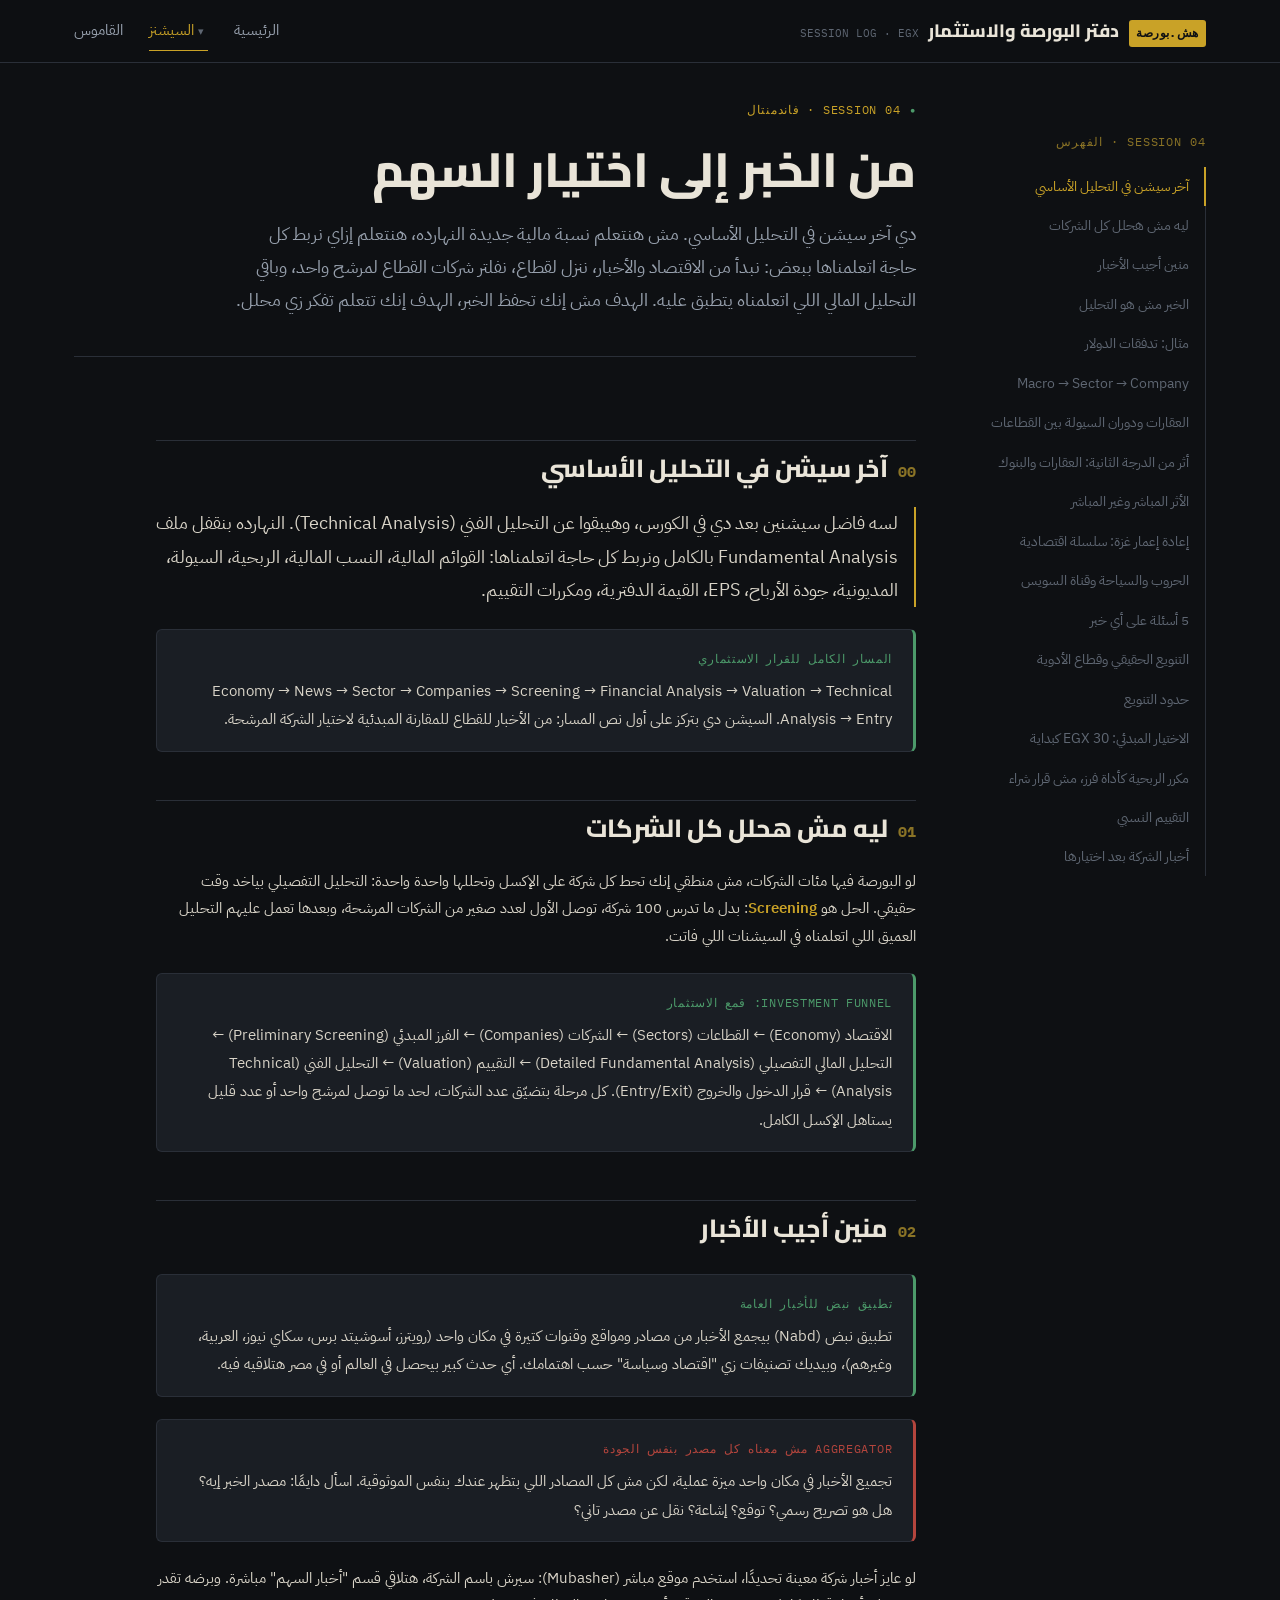
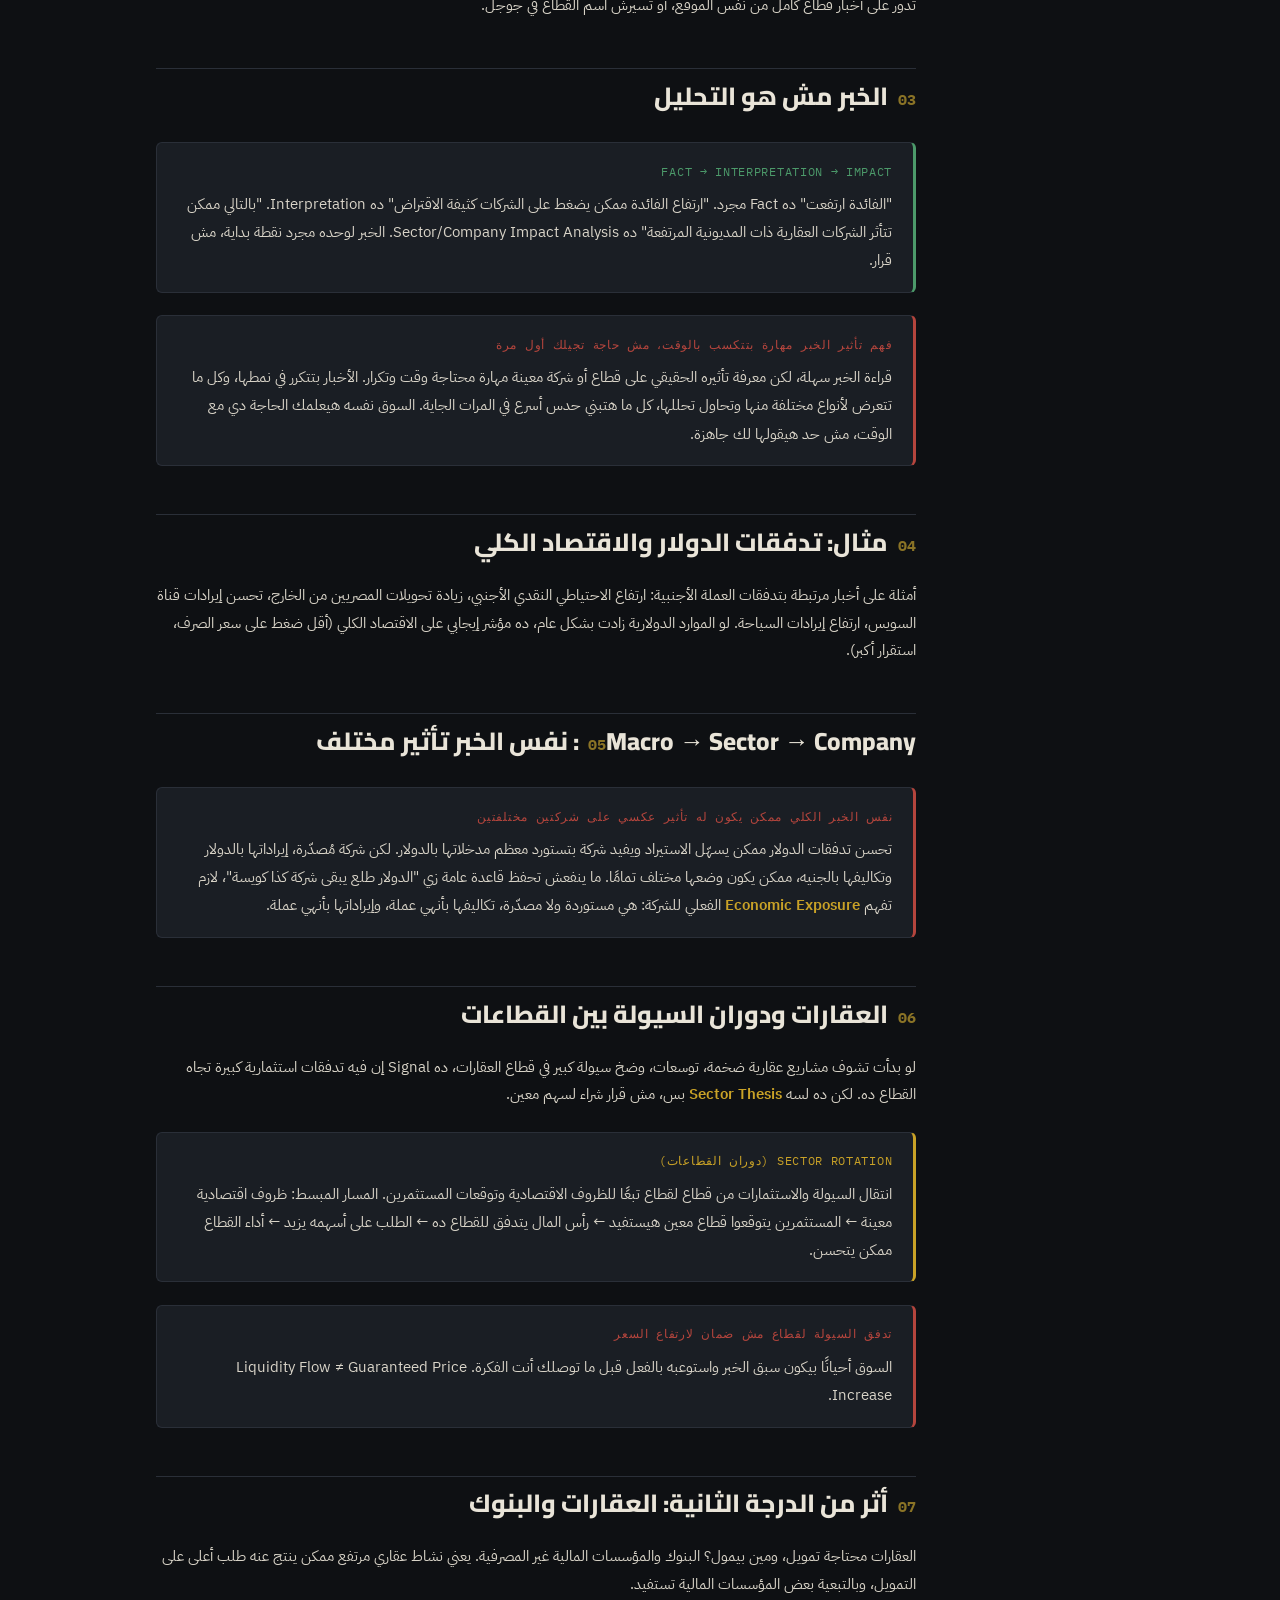
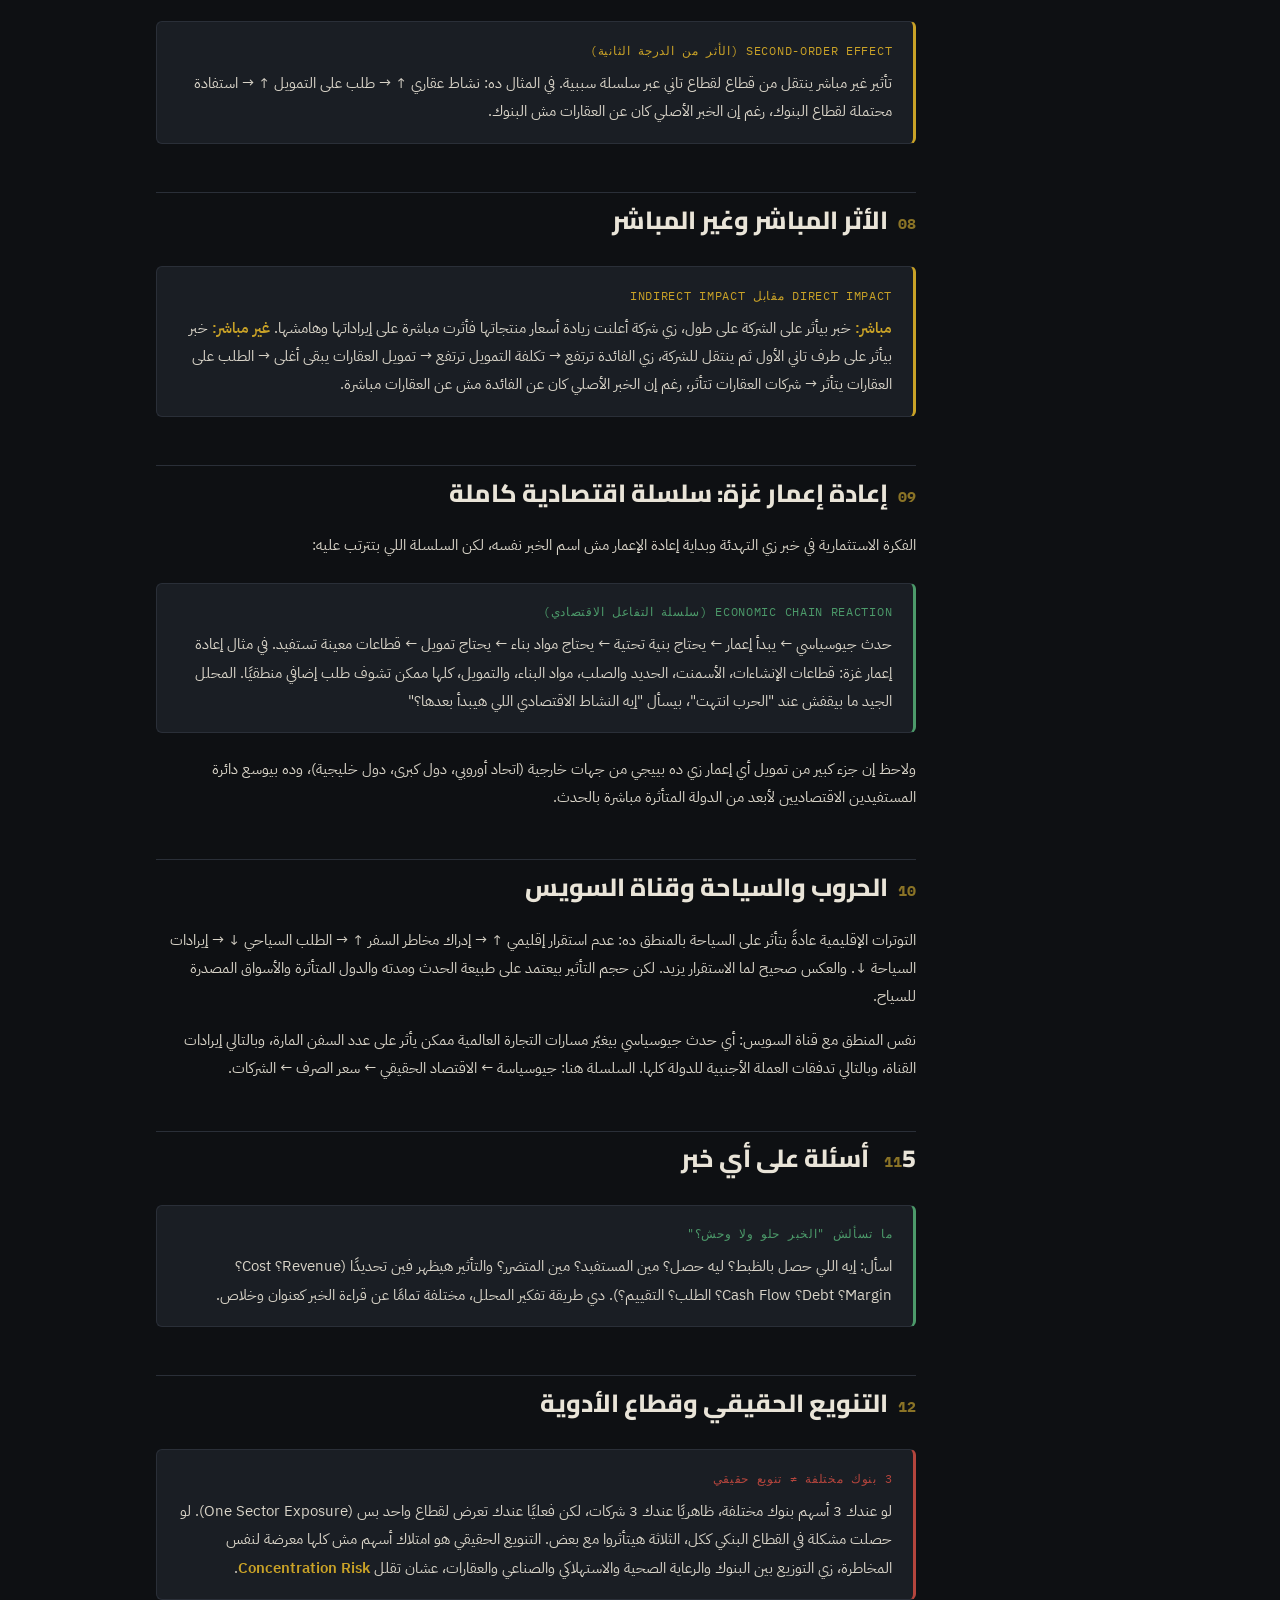
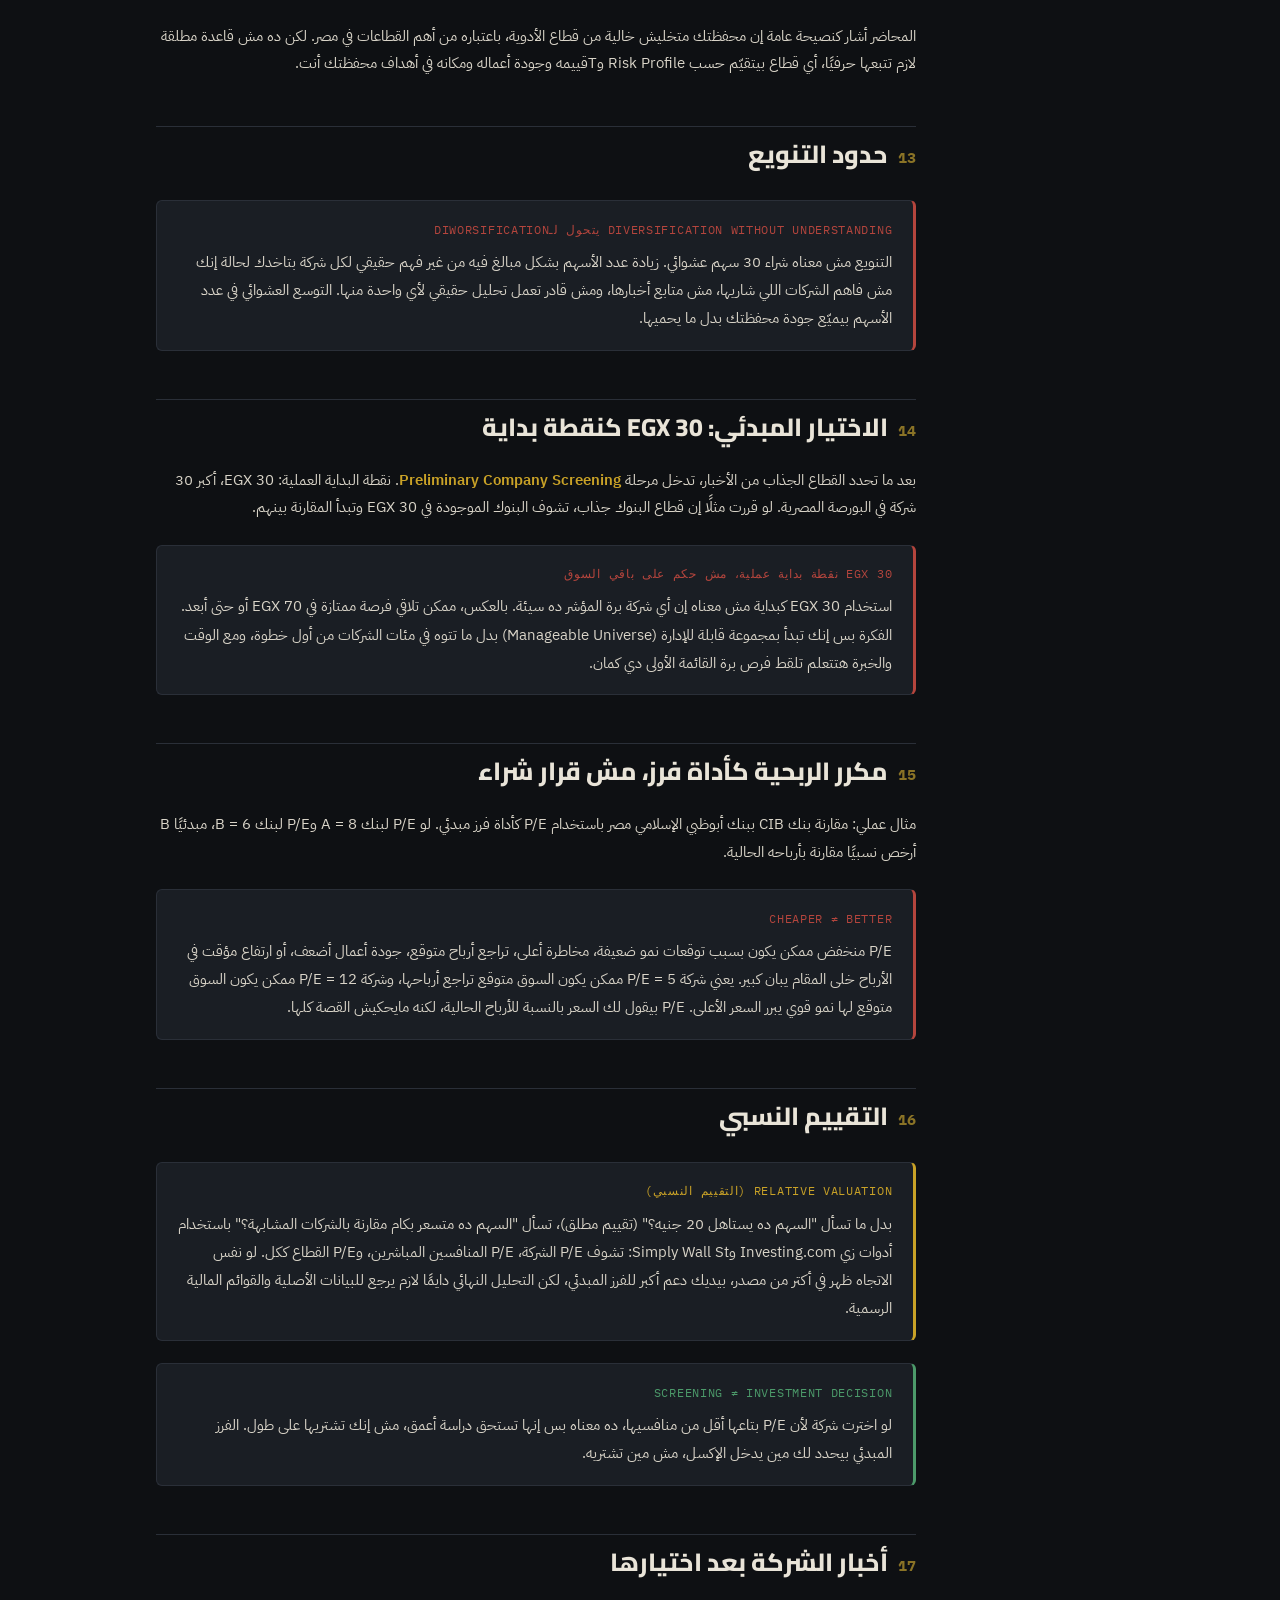
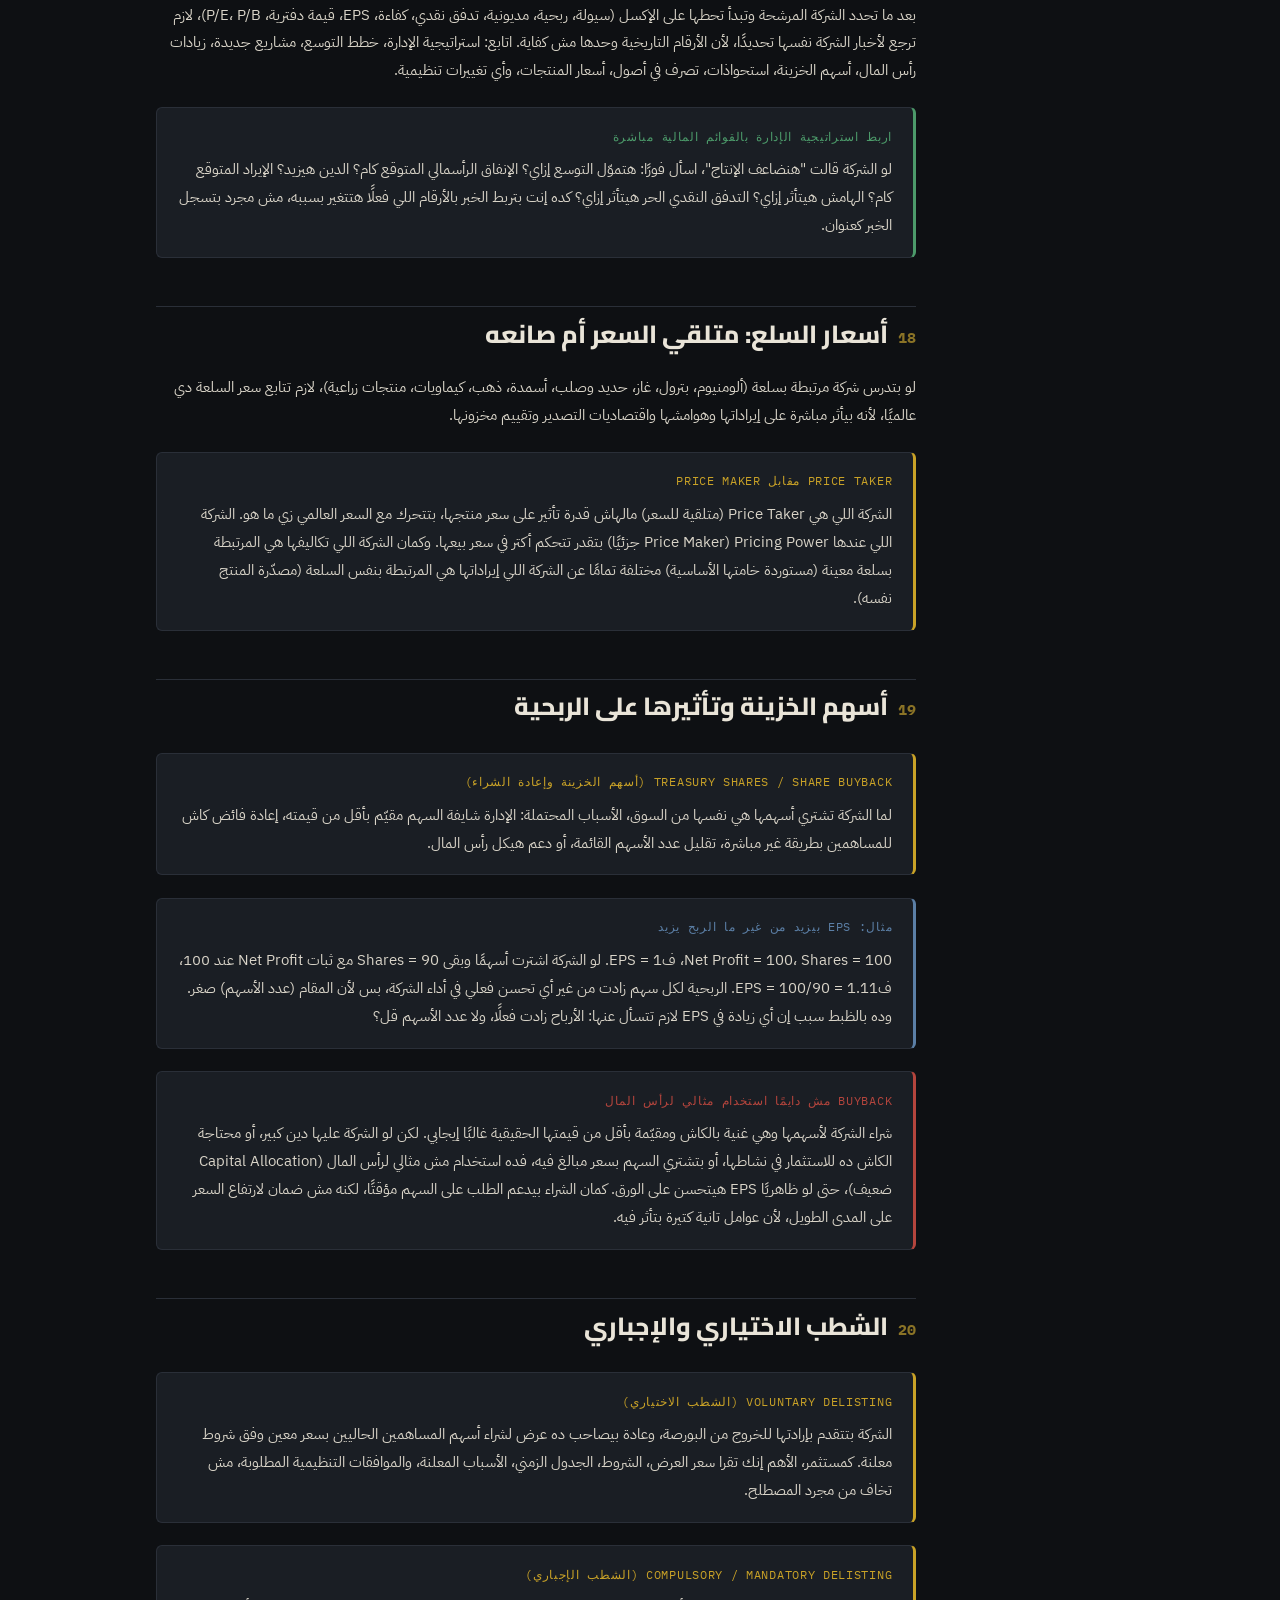
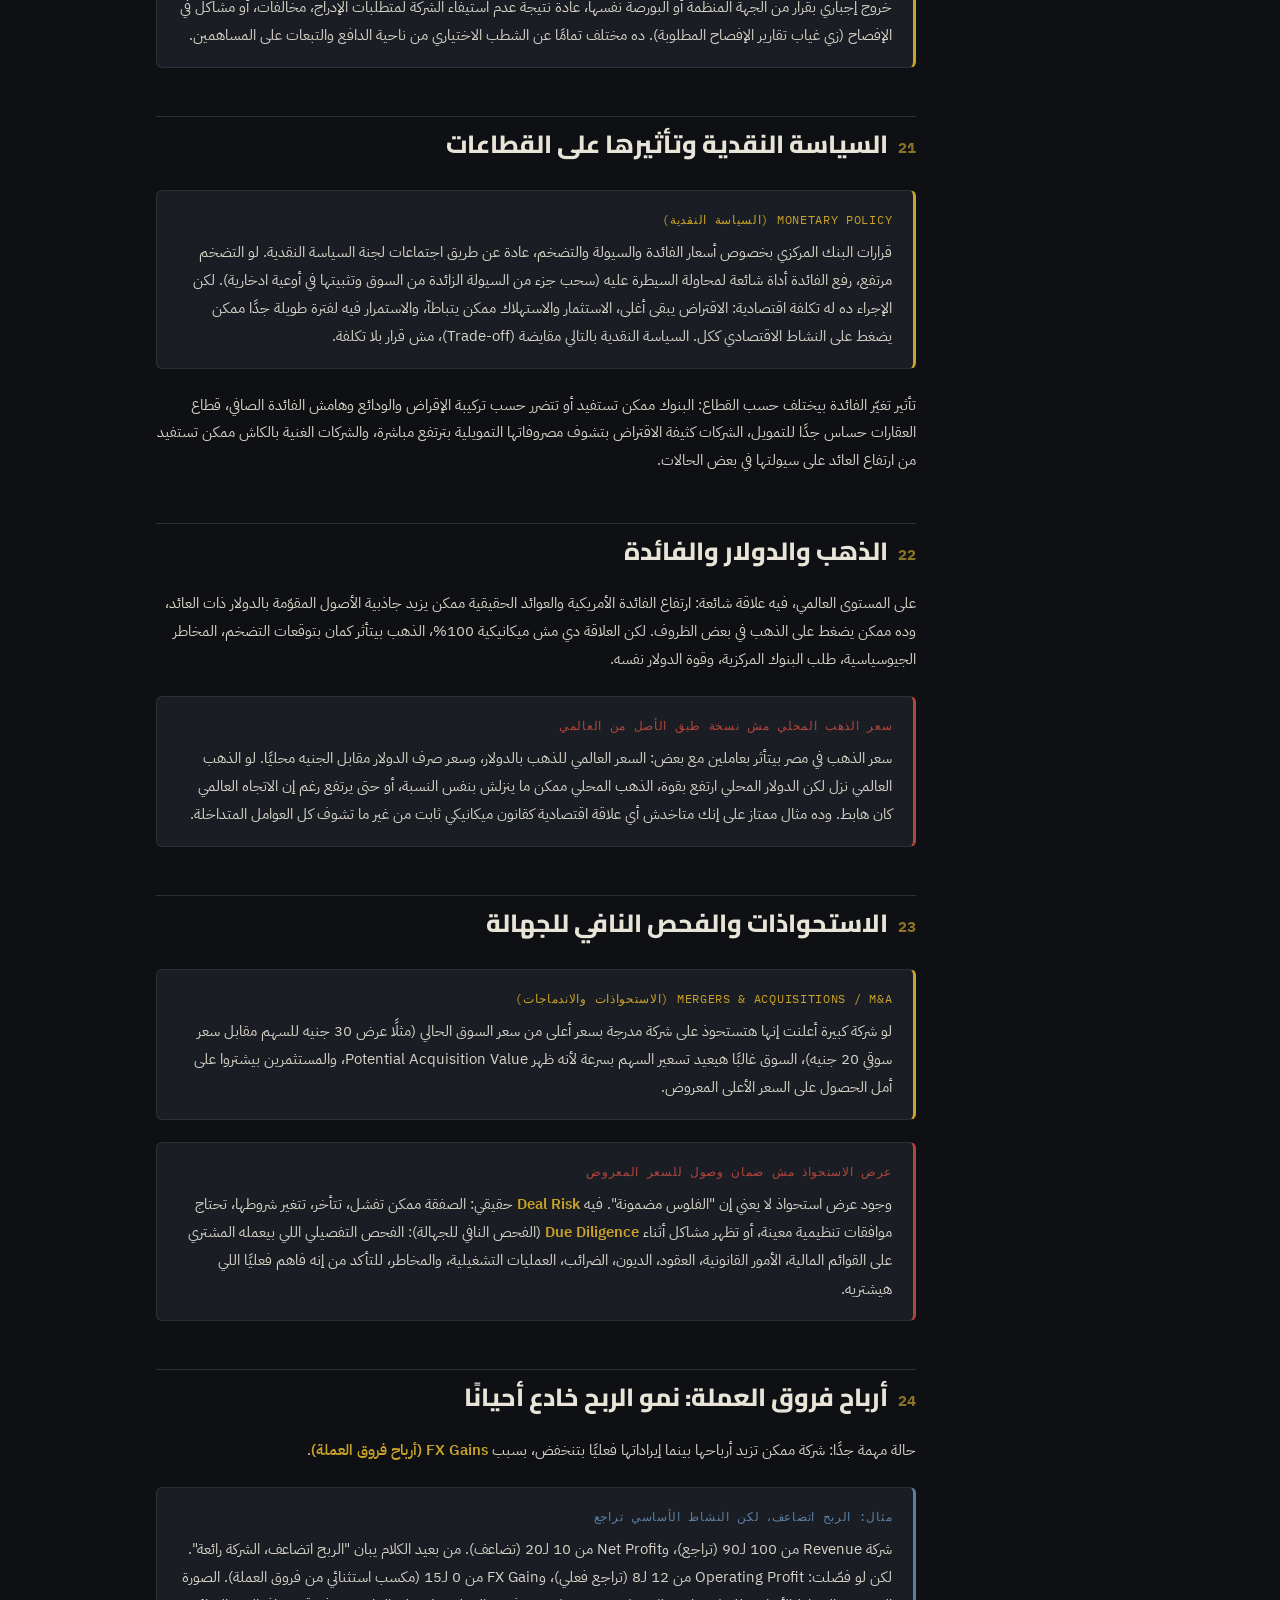
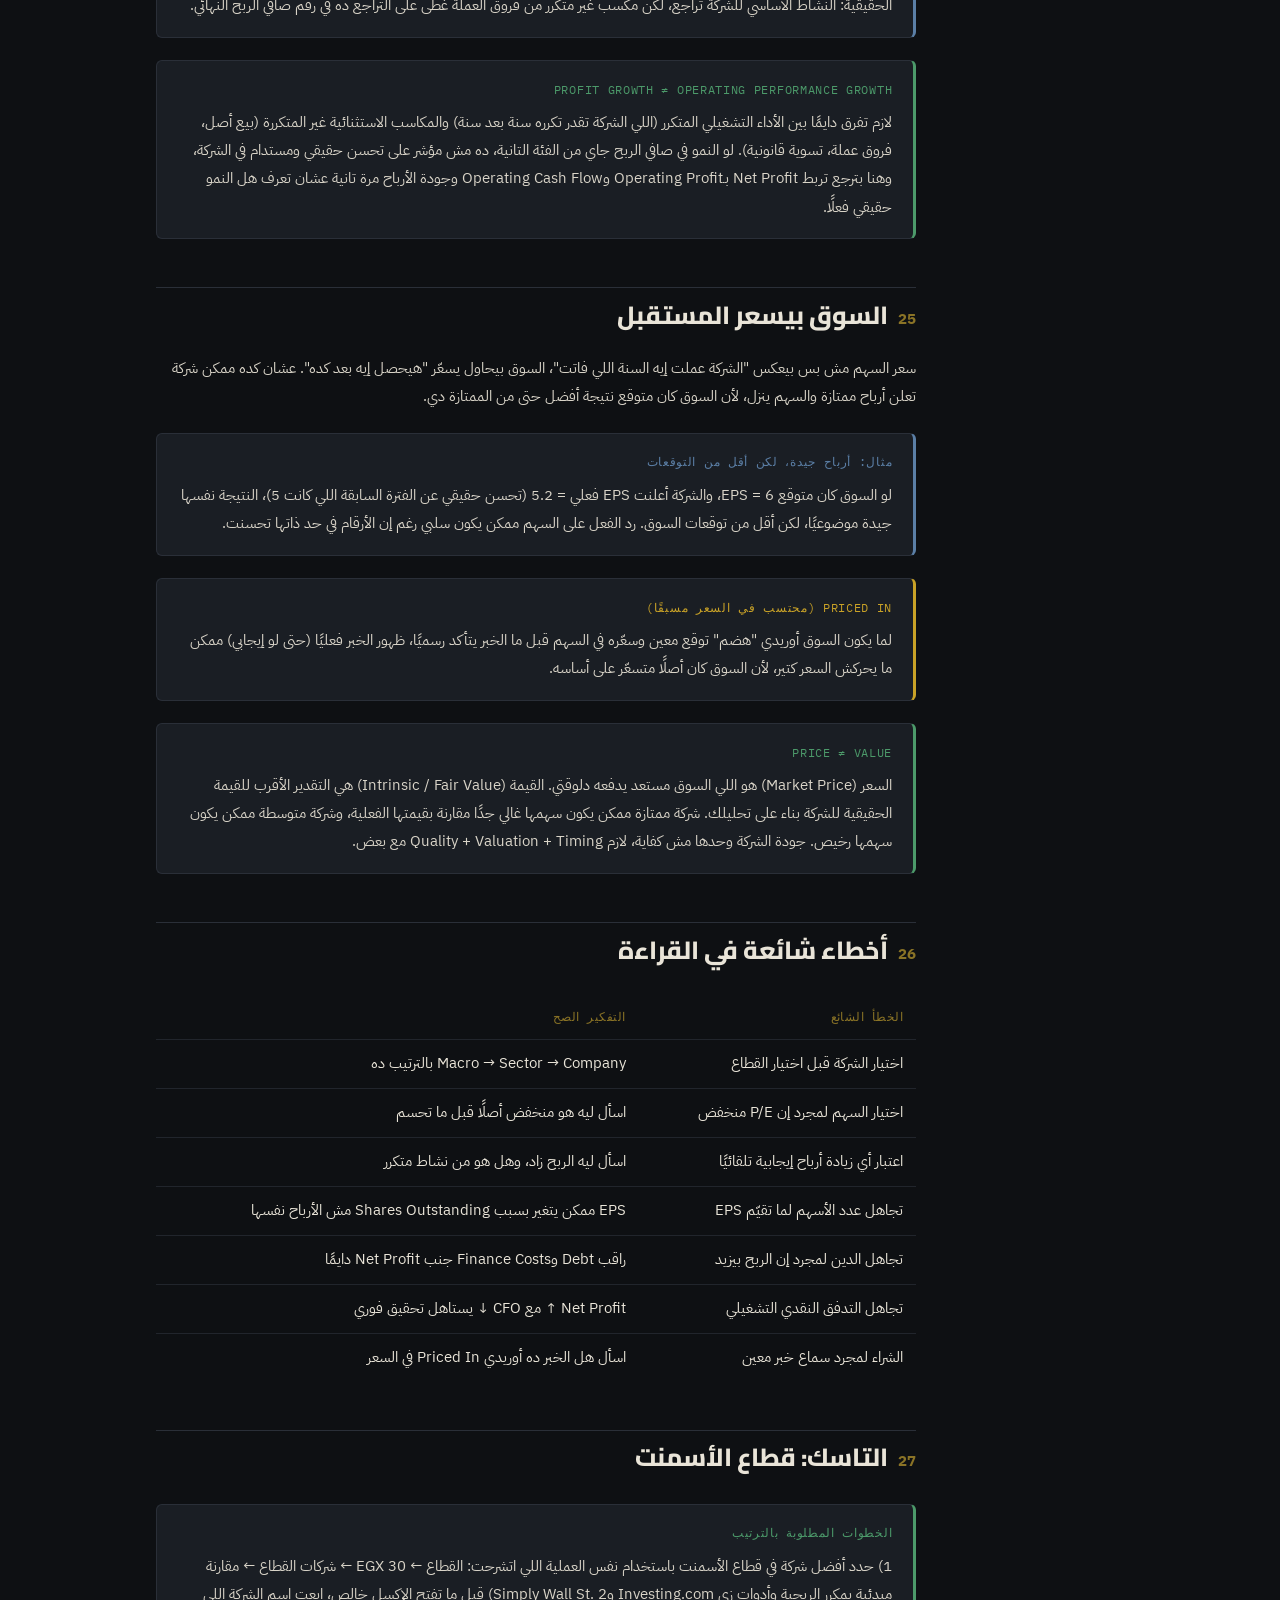
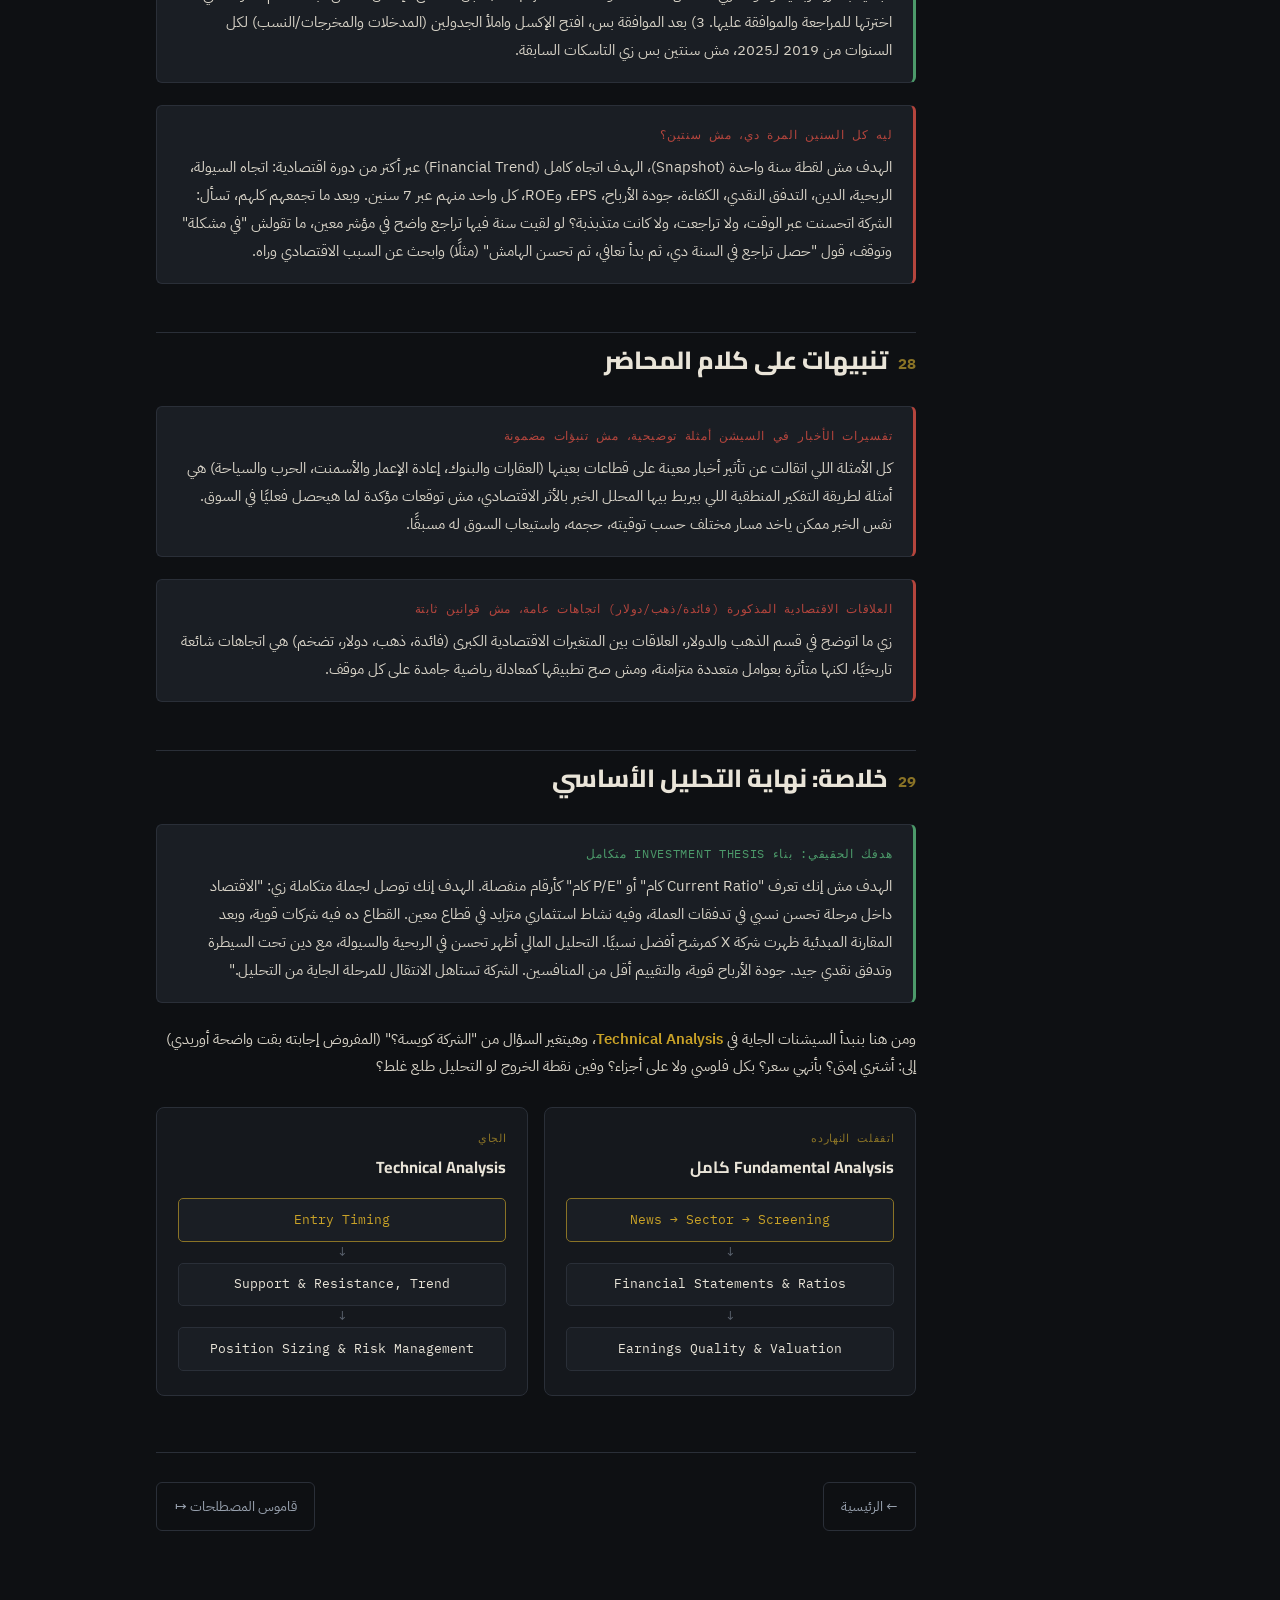
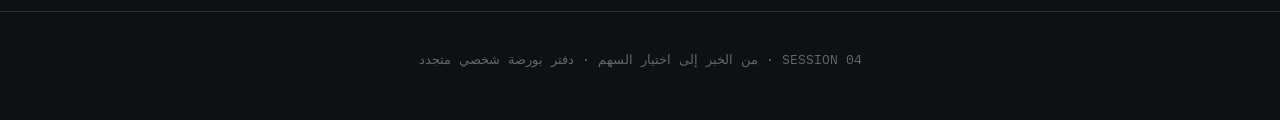
<file: session-04.html>
<!DOCTYPE html>
<html lang="ar" dir="rtl">
<head>
<meta charset="UTF-8">
<meta name="viewport" content="width=device-width, initial-scale=1.0">
<title>سيشن 4: من الخبر إلى اختيار السهم | دفتر البورصة والاستثمار</title>
<link rel="stylesheet" href="style.css">
</head>
<body>

<div class="topbar">
  <div class="topbar-inner">
    <a href="index.html" class="brand">
      <span class="brand-mark">هش.بورصة</span>
      <span class="brand-name">دفتر البورصة والاستثمار</span>
      <span class="brand-sub">SESSION LOG · EGX</span>
    </a>
    <nav class="nav-links">
      <a href="index.html">الرئيسية</a>
      <details class="nav-dropdown">
        <summary class="active"><span class="caret">▾</span> السيشنز</summary>
        <div class="nav-dropdown-menu">
          <a href="session-01.html"><span class="num">01</span> مقدمة البورصة</a>
          <a href="session-02.html"><span class="num">02</span> التحليل الأساسي والقوائم المالية</a>
          <a href="session-03.html"><span class="num">03</span> النسب المالية والتقييم</a>
          <a href="session-04.html" class="active"><span class="num">04</span> من الخبر إلى اختيار السهم</a>
          <a href="session-05.html"><span class="num">05</span> مقدمة التحليل الفني</a>
          <a href="session-06.html"><span class="num">06</span> التطبيق العملي وإدارة الصفقة</a>
        </div>
      </details>
      <a href="glossary.html">القاموس</a>
    </nav>
  </div>
  <div class="progress-fill" id="progress-fill"></div>
</div>

<div class="shell with-side">
  <aside class="side">
    <div class="side-title">SESSION 04 · الفهرس</div>
    <ul class="side-list" id="side-list">
      <li><a href="#s0">آخر سيشن في التحليل الأساسي</a></li>
      <li><a href="#s1">ليه مش هحلل كل الشركات</a></li>
      <li><a href="#s2">منين أجيب الأخبار</a></li>
      <li><a href="#s3">الخبر مش هو التحليل</a></li>
      <li><a href="#s4">مثال: تدفقات الدولار</a></li>
      <li><a href="#s5">Macro → Sector → Company</a></li>
      <li><a href="#s6">العقارات ودوران السيولة بين القطاعات</a></li>
      <li><a href="#s7">أثر من الدرجة الثانية: العقارات والبنوك</a></li>
      <li><a href="#s8">الأثر المباشر وغير المباشر</a></li>
      <li><a href="#s9">إعادة إعمار غزة: سلسلة اقتصادية</a></li>
      <li><a href="#s10">الحروب والسياحة وقناة السويس</a></li>
      <li><a href="#s11">5 أسئلة على أي خبر</a></li>
      <li><a href="#s12">التنويع الحقيقي وقطاع الأدوية</a></li>
      <li><a href="#s13">حدود التنويع</a></li>
      <li><a href="#s14">الاختيار المبدئي: EGX 30 كبداية</a></li>
      <li><a href="#s15">مكرر الربحية كأداة فرز، مش قرار شراء</a></li>
      <li><a href="#s16">التقييم النسبي</a></li>
      <li><a href="#s17">أخبار الشركة بعد اختيارها</a></li>
      <li><a href="#s18">أسعار السلع: متلقي السعر أم صانعه</a></li>
      <li><a href="#s19">أسهم الخزينة وتأثيرها على الربحية</a></li>
      <li><a href="#s20">الشطب الاختياري والإجباري</a></li>
      <li><a href="#s21">السياسة النقدية وتأثيرها على القطاعات</a></li>
      <li><a href="#s22">الذهب والدولار والفائدة</a></li>
      <li><a href="#s23">الاستحواذات والفحص النافي للجهالة</a></li>
      <li><a href="#s24">أرباح فروق العملة: نمو الربح خادع</a></li>
      <li><a href="#s25">السوق بيسعر المستقبل</a></li>
      <li><a href="#s26">أخطاء شائعة في القراءة</a></li>
      <li><a href="#s27">التاسك: قطاع الأسمنت</a></li>
      <li><a href="#s28">تنبيهات على كلام المحاضر</a></li>
      <li><a href="#s29">خلاصة: نهاية التحليل الأساسي</a></li>
    </ul>
  </aside>

  <main>
    <div class="hero" style="padding-top:2.2rem;">
      <div class="hero-eyebrow">SESSION 04 · فاندمنتال</div>
      <h1>من الخبر إلى اختيار السهم</h1>
      <p class="lead">دي آخر سيشن في التحليل الأساسي. مش هنتعلم نسبة مالية جديدة النهارده، هنتعلم إزاي نربط كل حاجة اتعلمناها ببعض: نبدأ من الاقتصاد والأخبار، ننزل لقطاع، نفلتر شركات القطاع لمرشح واحد، وباقي التحليل المالي اللي اتعلمناه يتطبق عليه. الهدف مش إنك تحفظ الخبر، الهدف إنك تتعلم تفكر زي محلل.</p>
    </div>

    <div class="content">

      <h2 id="s0"><span class="n">00</span>آخر سيشن في التحليل الأساسي</h2>
      <p class="lede">لسه فاضل سيشنين بعد دي في الكورس، وهيبقوا عن التحليل الفني (Technical Analysis). النهارده بنقفل ملف Fundamental Analysis بالكامل ونربط كل حاجة اتعلمناها: القوائم المالية، النسب المالية، الربحية، السيولة، المديونية، جودة الأرباح، EPS، القيمة الدفترية، ومكررات التقييم.</p>

      <div class="box rule">
        <span class="label">المسار الكامل للقرار الاستثماري</span>
        <p>Economy → News → Sector → Companies → Screening → Financial Analysis → Valuation → Technical Analysis → Entry. السيشن دي بتركز على أول نص المسار: من الأخبار للقطاع للمقارنة المبدئية لاختيار الشركة المرشحة.</p>
      </div>

      <h2 id="s1"><span class="n">01</span>ليه مش هحلل كل الشركات</h2>
      <p>لو البورصة فيها مئات الشركات، مش منطقي إنك تحط كل شركة على الإكسل وتحللها واحدة واحدة: التحليل التفصيلي بياخد وقت حقيقي. الحل هو <strong>Screening</strong>: بدل ما تدرس 100 شركة، توصل الأول لعدد صغير من الشركات المرشحة، وبعدها تعمل عليهم التحليل العميق اللي اتعلمناه في السيشنات اللي فاتت.</p>

      <div class="box rule">
        <span class="label">Investment Funnel: قمع الاستثمار</span>
        <p>الاقتصاد (Economy) ← القطاعات (Sectors) ← الشركات (Companies) ← الفرز المبدئي (Preliminary Screening) ← التحليل المالي التفصيلي (Detailed Fundamental Analysis) ← التقييم (Valuation) ← التحليل الفني (Technical Analysis) ← قرار الدخول والخروج (Entry/Exit). كل مرحلة بتضيّق عدد الشركات، لحد ما توصل لمرشح واحد أو عدد قليل يستاهل الإكسل الكامل.</p>
      </div>

      <h2 id="s2"><span class="n">02</span>منين أجيب الأخبار</h2>

      <div class="box rule">
        <span class="label">تطبيق نبض للأخبار العامة</span>
        <p>تطبيق نبض (Nabd) بيجمع الأخبار من مصادر ومواقع وقنوات كتيرة في مكان واحد (رويترز، أسوشيتد برس، سكاي نيوز، العربية، وغيرهم)، وبيديك تصنيفات زي "اقتصاد وسياسة" حسب اهتمامك. أي حدث كبير بيحصل في العالم أو في مصر هتلاقيه فيه.</p>
      </div>

      <div class="box caution">
        <span class="label">Aggregator مش معناه كل مصدر بنفس الجودة</span>
        <p>تجميع الأخبار في مكان واحد ميزة عملية، لكن مش كل المصادر اللي بتظهر عندك بنفس الموثوقية. اسأل دايمًا: مصدر الخبر إيه؟ هل هو تصريح رسمي؟ توقع؟ إشاعة؟ نقل عن مصدر تاني؟</p>
      </div>

      <p>لو عايز أخبار شركة معينة تحديدًا، استخدم موقع مباشر (Mubasher): سيرش باسم الشركة، هتلاقي قسم "أخبار السهم" مباشرة. وبرضه تقدر تدور على أخبار قطاع كامل من نفس الموقع، أو تسيرش اسم القطاع في جوجل.</p>

      <h2 id="s3"><span class="n">03</span>الخبر مش هو التحليل</h2>

      <div class="box rule">
        <span class="label">Fact → Interpretation → Impact</span>
        <p>"الفائدة ارتفعت" ده Fact مجرد. "ارتفاع الفائدة ممكن يضغط على الشركات كثيفة الاقتراض" ده Interpretation. "بالتالي ممكن تتأثر الشركات العقارية ذات المديونية المرتفعة" ده Sector/Company Impact Analysis. الخبر لوحده مجرد نقطة بداية، مش قرار.</p>
      </div>

      <div class="box caution">
        <span class="label">فهم تأثير الخبر مهارة بتتكسب بالوقت، مش حاجة تجيلك أول مرة</span>
        <p>قراءة الخبر سهلة، لكن معرفة تأثيره الحقيقي على قطاع أو شركة معينة مهارة محتاجة وقت وتكرار. الأخبار بتتكرر في نمطها، وكل ما تتعرض لأنواع مختلفة منها وتحاول تحللها، كل ما هتبني حدس أسرع في المرات الجاية. السوق نفسه هيعلمك الحاجة دي مع الوقت، مش حد هيقولها لك جاهزة.</p>
      </div>

      <h2 id="s4"><span class="n">04</span>مثال: تدفقات الدولار والاقتصاد الكلي</h2>
      <p>أمثلة على أخبار مرتبطة بتدفقات العملة الأجنبية: ارتفاع الاحتياطي النقدي الأجنبي، زيادة تحويلات المصريين من الخارج، تحسن إيرادات قناة السويس، ارتفاع إيرادات السياحة. لو الموارد الدولارية زادت بشكل عام، ده مؤشر إيجابي على الاقتصاد الكلي (أقل ضغط على سعر الصرف، استقرار أكبر).</p>

      <h2 id="s5"><span class="n">05</span>Macro → Sector → Company: نفس الخبر تأثير مختلف</h2>

      <div class="box caution">
        <span class="label">نفس الخبر الكلي ممكن يكون له تأثير عكسي على شركتين مختلفتين</span>
        <p>تحسن تدفقات الدولار ممكن يسهّل الاستيراد ويفيد شركة بتستورد معظم مدخلاتها بالدولار. لكن شركة مُصدّرة، إيراداتها بالدولار وتكاليفها بالجنيه، ممكن يكون وضعها مختلف تمامًا. ما ينفعش تحفظ قاعدة عامة زي "الدولار طلع يبقى شركة كذا كويسة"، لازم تفهم <strong>Economic Exposure</strong> الفعلي للشركة: هي مستوردة ولا مصدّرة، تكاليفها بأنهي عملة، وإيراداتها بأنهي عملة.</p>
      </div>

      <h2 id="s6"><span class="n">06</span>العقارات ودوران السيولة بين القطاعات</h2>
      <p>لو بدأت تشوف مشاريع عقارية ضخمة، توسعات، وضخ سيولة كبير في قطاع العقارات، ده Signal إن فيه تدفقات استثمارية كبيرة تجاه القطاع ده. لكن ده لسه <strong>Sector Thesis</strong> بس، مش قرار شراء لسهم معين.</p>

      <div class="box term">
        <span class="label">Sector Rotation (دوران القطاعات)</span>
        <p>انتقال السيولة والاستثمارات من قطاع لقطاع تبعًا للظروف الاقتصادية وتوقعات المستثمرين. المسار المبسط: ظروف اقتصادية معينة ← المستثمرين يتوقعوا قطاع معين هيستفيد ← رأس المال يتدفق للقطاع ده ← الطلب على أسهمه يزيد ← أداء القطاع ممكن يتحسن.</p>
      </div>

      <div class="box caution">
        <span class="label">تدفق السيولة لقطاع مش ضمان لارتفاع السعر</span>
        <p>السوق أحيانًا بيكون سبق الخبر واستوعبه بالفعل قبل ما توصلك أنت الفكرة. Liquidity Flow ≠ Guaranteed Price Increase.</p>
      </div>

      <h2 id="s7"><span class="n">07</span>أثر من الدرجة الثانية: العقارات والبنوك</h2>
      <p>العقارات محتاجة تمويل، ومين بيمول؟ البنوك والمؤسسات المالية غير المصرفية. يعني نشاط عقاري مرتفع ممكن ينتج عنه طلب أعلى على التمويل، وبالتبعية بعض المؤسسات المالية تستفيد.</p>

      <div class="box term">
        <span class="label">Second-Order Effect (الأثر من الدرجة الثانية)</span>
        <p>تأثير غير مباشر ينتقل من قطاع لقطاع تاني عبر سلسلة سببية. في المثال ده: نشاط عقاري ↑ → طلب على التمويل ↑ → استفادة محتملة لقطاع البنوك، رغم إن الخبر الأصلي كان عن العقارات مش البنوك.</p>
      </div>

      <h2 id="s8"><span class="n">08</span>الأثر المباشر وغير المباشر</h2>

      <div class="box term">
        <span class="label">Direct Impact مقابل Indirect Impact</span>
        <p><strong>مباشر:</strong> خبر بيأثر على الشركة على طول، زي شركة أعلنت زيادة أسعار منتجاتها فأثرت مباشرة على إيراداتها وهامشها. <strong>غير مباشر:</strong> خبر بيأثر على طرف تاني الأول ثم ينتقل للشركة، زي الفائدة ترتفع → تكلفة التمويل ترتفع → تمويل العقارات يبقى أغلى → الطلب على العقارات يتأثر → شركات العقارات تتأثر، رغم إن الخبر الأصلي كان عن الفائدة مش عن العقارات مباشرة.</p>
      </div>

      <h2 id="s9"><span class="n">09</span>إعادة إعمار غزة: سلسلة اقتصادية كاملة</h2>
      <p>الفكرة الاستثمارية في خبر زي التهدئة وبداية إعادة الإعمار مش اسم الخبر نفسه، لكن السلسلة اللي بتترتب عليه:</p>

      <div class="box rule">
        <span class="label">Economic Chain Reaction (سلسلة التفاعل الاقتصادي)</span>
        <p>حدث جيوسياسي ← يبدأ إعمار ← يحتاج بنية تحتية ← يحتاج مواد بناء ← يحتاج تمويل ← قطاعات معينة تستفيد. في مثال إعادة إعمار غزة: قطاعات الإنشاءات، الأسمنت، الحديد والصلب، مواد البناء، والتمويل، كلها ممكن تشوف طلب إضافي منطقيًا. المحلل الجيد ما بيقفش عند "الحرب انتهت"، بيسأل "إيه النشاط الاقتصادي اللي هيبدأ بعدها؟"</p>
      </div>

      <p>ولاحظ إن جزء كبير من تمويل أي إعمار زي ده بييجي من جهات خارجية (اتحاد أوروبي، دول كبرى، دول خليجية)، وده بيوسع دائرة المستفيدين الاقتصاديين لأبعد من الدولة المتأثرة مباشرة بالحدث.</p>

      <h2 id="s10"><span class="n">10</span>الحروب والسياحة وقناة السويس</h2>
      <p>التوترات الإقليمية عادةً بتأثر على السياحة بالمنطق ده: عدم استقرار إقليمي ↑ → إدراك مخاطر السفر ↑ → الطلب السياحي ↓ → إيرادات السياحة ↓. والعكس صحيح لما الاستقرار يزيد. لكن حجم التأثير بيعتمد على طبيعة الحدث ومدته والدول المتأثرة والأسواق المصدرة للسياح.</p>

      <p>نفس المنطق مع قناة السويس: أي حدث جيوسياسي بيغيّر مسارات التجارة العالمية ممكن يأثر على عدد السفن المارة، وبالتالي إيرادات القناة، وبالتالي تدفقات العملة الأجنبية للدولة كلها. السلسلة هنا: جيوسياسة ← الاقتصاد الحقيقي ← سعر الصرف ← الشركات.</p>

      <h2 id="s11"><span class="n">11</span>5 أسئلة على أي خبر</h2>

      <div class="box rule">
        <span class="label">ما تسألش "الخبر حلو ولا وحش؟"</span>
        <p>اسأل: إيه اللي حصل بالظبط؟ ليه حصل؟ مين المستفيد؟ مين المتضرر؟ والتأثير هيظهر فين تحديدًا (Revenue؟ Cost؟ Margin؟ Debt؟ Cash Flow؟ الطلب؟ التقييم؟). دي طريقة تفكير المحلل، مختلفة تمامًا عن قراءة الخبر كعنوان وخلاص.</p>
      </div>

      <h2 id="s12"><span class="n">12</span>التنويع الحقيقي وقطاع الأدوية</h2>

      <div class="box caution">
        <span class="label">3 بنوك مختلفة ≠ تنويع حقيقي</span>
        <p>لو عندك 3 أسهم بنوك مختلفة، ظاهريًا عندك 3 شركات، لكن فعليًا عندك تعرض لقطاع واحد بس (One Sector Exposure). لو حصلت مشكلة في القطاع البنكي ككل، الثلاثة هيتأثروا مع بعض. التنويع الحقيقي هو امتلاك أسهم مش كلها معرضة لنفس المخاطرة، زي التوزيع بين البنوك والرعاية الصحية والاستهلاكي والصناعي والعقارات، عشان تقلل <strong>Concentration Risk</strong>.</p>
      </div>

      <p>المحاضر أشار كنصيحة عامة إن محفظتك متخليش خالية من قطاع الأدوية، باعتباره من أهم القطاعات في مصر. لكن ده مش قاعدة مطلقة لازم تتبعها حرفيًا، أي قطاع بيتقيّم حسب Risk Profile وTقييمه وجودة أعماله ومكانه في أهداف محفظتك أنت.</p>

      <h2 id="s13"><span class="n">13</span>حدود التنويع</h2>

      <div class="box caution">
        <span class="label">Diversification without understanding يتحول لـDiworsification</span>
        <p>التنويع مش معناه شراء 30 سهم عشوائي. زيادة عدد الأسهم بشكل مبالغ فيه من غير فهم حقيقي لكل شركة بتاخدك لحالة إنك مش فاهم الشركات اللي شاريها، مش متابع أخبارها، ومش قادر تعمل تحليل حقيقي لأي واحدة منها. التوسع العشوائي في عدد الأسهم بيميّع جودة محفظتك بدل ما يحميها.</p>
      </div>

      <h2 id="s14"><span class="n">14</span>الاختيار المبدئي: EGX 30 كنقطة بداية</h2>
      <p>بعد ما تحدد القطاع الجذاب من الأخبار، تدخل مرحلة <strong>Preliminary Company Screening</strong>. نقطة البداية العملية: EGX 30، أكبر 30 شركة في البورصة المصرية. لو قررت مثلًا إن قطاع البنوك جذاب، تشوف البنوك الموجودة في EGX 30 وتبدأ المقارنة بينهم.</p>

      <div class="box caution">
        <span class="label">EGX 30 نقطة بداية عملية، مش حكم على باقي السوق</span>
        <p>استخدام EGX 30 كبداية مش معناه إن أي شركة برة المؤشر ده سيئة. بالعكس، ممكن تلاقي فرصة ممتازة في EGX 70 أو حتى أبعد. الفكرة بس إنك تبدأ بمجموعة قابلة للإدارة (Manageable Universe) بدل ما تتوه في مئات الشركات من أول خطوة، ومع الوقت والخبرة هتتعلم تلقط فرص برة القائمة الأولى دي كمان.</p>
      </div>

      <h2 id="s15"><span class="n">15</span>مكرر الربحية كأداة فرز، مش قرار شراء</h2>
      <p>مثال عملي: مقارنة بنك CIB ببنك أبوظبي الإسلامي مصر باستخدام P/E كأداة فرز مبدئي. لو P/E لبنك A = 8 وP/E لبنك B = 6، مبدئيًا B أرخص نسبيًا مقارنة بأرباحه الحالية.</p>

      <div class="box caution">
        <span class="label">Cheaper ≠ Better</span>
        <p>P/E منخفض ممكن يكون بسبب توقعات نمو ضعيفة، مخاطرة أعلى، تراجع أرباح متوقع، جودة أعمال أضعف، أو ارتفاع مؤقت في الأرباح خلى المقام يبان كبير. يعني شركة P/E = 5 ممكن يكون السوق متوقع تراجع أرباحها، وشركة P/E = 12 ممكن يكون السوق متوقع لها نمو قوي يبرر السعر الأعلى. P/E بيقول لك السعر بالنسبة للأرباح الحالية، لكنه مايحكيش القصة كلها.</p>
      </div>

      <h2 id="s16"><span class="n">16</span>التقييم النسبي</h2>

      <div class="box term">
        <span class="label">Relative Valuation (التقييم النسبي)</span>
        <p>بدل ما تسأل "السهم ده يستاهل 20 جنيه؟" (تقييم مطلق)، تسأل "السهم ده متسعر بكام مقارنة بالشركات المشابهة؟" باستخدام أدوات زي Investing.com وSimply Wall St: تشوف P/E الشركة، P/E المنافسين المباشرين، وP/E القطاع ككل. لو نفس الاتجاه ظهر في أكتر من مصدر، بيديك دعم أكبر للفرز المبدئي، لكن التحليل النهائي دايمًا لازم يرجع للبيانات الأصلية والقوائم المالية الرسمية.</p>
      </div>

      <div class="box rule">
        <span class="label">Screening ≠ Investment Decision</span>
        <p>لو اخترت شركة لأن P/E بتاعها أقل من منافسيها، ده معناه بس إنها تستحق دراسة أعمق، مش إنك تشتريها على طول. الفرز المبدئي بيحدد لك مين يدخل الإكسل، مش مين تشتريه.</p>
      </div>

      <h2 id="s17"><span class="n">17</span>أخبار الشركة بعد اختيارها</h2>
      <p>بعد ما تحدد الشركة المرشحة وتبدأ تحطها على الإكسل (سيولة، ربحية، مديونية، تدفق نقدي، كفاءة، EPS، قيمة دفترية، P/E، P/B)، لازم ترجع لأخبار الشركة نفسها تحديدًا، لأن الأرقام التاريخية وحدها مش كفاية. اتابع: استراتيجية الإدارة، خطط التوسع، مشاريع جديدة، زيادات رأس المال، أسهم الخزينة، استحواذات، تصرف في أصول، أسعار المنتجات، وأي تغييرات تنظيمية.</p>

      <div class="box rule">
        <span class="label">اربط استراتيجية الإدارة بالقوائم المالية مباشرة</span>
        <p>لو الشركة قالت "هنضاعف الإنتاج"، اسأل فورًا: هتموّل التوسع إزاي؟ الإنفاق الرأسمالي المتوقع كام؟ الدين هيزيد؟ الإيراد المتوقع كام؟ الهامش هيتأثر إزاي؟ التدفق النقدي الحر هيتأثر إزاي؟ كده إنت بتربط الخبر بالأرقام اللي فعلًا هتتغير بسببه، مش مجرد بتسجل الخبر كعنوان.</p>
      </div>

      <h2 id="s18"><span class="n">18</span>أسعار السلع: متلقي السعر أم صانعه</h2>
      <p>لو بتدرس شركة مرتبطة بسلعة (ألومنيوم، بترول، غاز، حديد وصلب، أسمدة، ذهب، كيماويات، منتجات زراعية)، لازم تتابع سعر السلعة دي عالميًا، لأنه بيأثر مباشرة على إيراداتها وهوامشها واقتصاديات التصدير وتقييم مخزونها.</p>

      <div class="box term">
        <span class="label">Price Taker مقابل Price Maker</span>
        <p>الشركة اللي هي Price Taker (متلقية للسعر) مالهاش قدرة تأثير على سعر منتجها، بتتحرك مع السعر العالمي زي ما هو. الشركة اللي عندها Pricing Power (Price Maker جزئيًا) بتقدر تتحكم أكتر في سعر بيعها. وكمان الشركة اللي تكاليفها هي المرتبطة بسلعة معينة (مستوردة خامتها الأساسية) مختلفة تمامًا عن الشركة اللي إيراداتها هي المرتبطة بنفس السلعة (مصدّرة المنتج نفسه).</p>
      </div>

      <h2 id="s19"><span class="n">19</span>أسهم الخزينة وتأثيرها على الربحية</h2>

      <div class="box term">
        <span class="label">Treasury Shares / Share Buyback (أسهم الخزينة وإعادة الشراء)</span>
        <p>لما الشركة تشتري أسهمها هي نفسها من السوق، الأسباب المحتملة: الإدارة شايفة السهم مقيّم بأقل من قيمته، إعادة فائض كاش للمساهمين بطريقة غير مباشرة، تقليل عدد الأسهم القائمة، أو دعم هيكل رأس المال.</p>
      </div>

      <div class="box example">
        <span class="label">مثال: EPS بيزيد من غير ما الربح يزيد</span>
        <p>Net Profit = 100، Shares = 100، فEPS = 1. لو الشركة اشترت أسهمًا وبقى Shares = 90 مع ثبات Net Profit عند 100، فEPS = 100/90 = 1.11. الربحية لكل سهم زادت من غير أي تحسن فعلي في أداء الشركة، بس لأن المقام (عدد الأسهم) صغر. وده بالظبط سبب إن أي زيادة في EPS لازم تتسأل عنها: الأرباح زادت فعلًا، ولا عدد الأسهم قل؟</p>
      </div>

      <div class="box caution">
        <span class="label">Buyback مش دايمًا استخدام مثالي لرأس المال</span>
        <p>شراء الشركة لأسهمها وهي غنية بالكاش ومقيّمة بأقل من قيمتها الحقيقية غالبًا إيجابي. لكن لو الشركة عليها دين كبير، أو محتاجة الكاش ده للاستثمار في نشاطها، أو بتشتري السهم بسعر مبالغ فيه، فده استخدام مش مثالي لرأس المال (Capital Allocation ضعيف)، حتى لو ظاهريًا EPS هيتحسن على الورق. كمان الشراء بيدعم الطلب على السهم مؤقتًا، لكنه مش ضمان لارتفاع السعر على المدى الطويل، لأن عوامل تانية كتيرة بتأثر فيه.</p>
      </div>

      <h2 id="s20"><span class="n">20</span>الشطب الاختياري والإجباري</h2>

      <div class="box term">
        <span class="label">Voluntary Delisting (الشطب الاختياري)</span>
        <p>الشركة بتتقدم بإرادتها للخروج من البورصة، وعادة بيصاحب ده عرض لشراء أسهم المساهمين الحاليين بسعر معين وفق شروط معلنة. كمستثمر، الأهم إنك تقرا سعر العرض، الشروط، الجدول الزمني، الأسباب المعلنة، والموافقات التنظيمية المطلوبة، مش تخاف من مجرد المصطلح.</p>
      </div>

      <div class="box term">
        <span class="label">Compulsory / Mandatory Delisting (الشطب الإجباري)</span>
        <p>خروج إجباري بقرار من الجهة المنظمة أو البورصة نفسها، عادة نتيجة عدم استيفاء الشركة لمتطلبات الإدراج، مخالفات، أو مشاكل في الإفصاح (زي غياب تقارير الإفصاح المطلوبة). ده مختلف تمامًا عن الشطب الاختياري من ناحية الدافع والتبعات على المساهمين.</p>
      </div>

      <h2 id="s21"><span class="n">21</span>السياسة النقدية وتأثيرها على القطاعات</h2>

      <div class="box term">
        <span class="label">Monetary Policy (السياسة النقدية)</span>
        <p>قرارات البنك المركزي بخصوص أسعار الفائدة والسيولة والتضخم، عادة عن طريق اجتماعات لجنة السياسة النقدية. لو التضخم مرتفع، رفع الفائدة أداة شائعة لمحاولة السيطرة عليه (سحب جزء من السيولة الزائدة من السوق وتثبيتها في أوعية ادخارية). لكن الإجراء ده له تكلفة اقتصادية: الاقتراض يبقى أغلى، الاستثمار والاستهلاك ممكن يتباطآ، والاستمرار فيه لفترة طويلة جدًا ممكن يضغط على النشاط الاقتصادي ككل. السياسة النقدية بالتالي مقايضة (Trade-off)، مش قرار بلا تكلفة.</p>
      </div>

      <p>تأثير تغيّر الفائدة بيختلف حسب القطاع: البنوك ممكن تستفيد أو تتضرر حسب تركيبة الإقراض والودائع وهامش الفائدة الصافي، قطاع العقارات حساس جدًا للتمويل، الشركات كثيفة الاقتراض بتشوف مصروفاتها التمويلية بترتفع مباشرة، والشركات الغنية بالكاش ممكن تستفيد من ارتفاع العائد على سيولتها في بعض الحالات.</p>

      <h2 id="s22"><span class="n">22</span>الذهب والدولار والفائدة</h2>
      <p>على المستوى العالمي، فيه علاقة شائعة: ارتفاع الفائدة الأمريكية والعوائد الحقيقية ممكن يزيد جاذبية الأصول المقوّمة بالدولار ذات العائد، وده ممكن يضغط على الذهب في بعض الظروف. لكن العلاقة دي مش ميكانيكية 100%، الذهب بيتأثر كمان بتوقعات التضخم، المخاطر الجيوسياسية، طلب البنوك المركزية، وقوة الدولار نفسه.</p>

      <div class="box caution">
        <span class="label">سعر الذهب المحلي مش نسخة طبق الأصل من العالمي</span>
        <p>سعر الذهب في مصر بيتأثر بعاملين مع بعض: السعر العالمي للذهب بالدولار، وسعر صرف الدولار مقابل الجنيه محليًا. لو الذهب العالمي نزل لكن الدولار المحلي ارتفع بقوة، الذهب المحلي ممكن ما ينزلش بنفس النسبة، أو حتى يرتفع رغم إن الاتجاه العالمي كان هابط. وده مثال ممتاز على إنك متاخدش أي علاقة اقتصادية كقانون ميكانيكي ثابت من غير ما تشوف كل العوامل المتداخلة.</p>
      </div>

      <h2 id="s23"><span class="n">23</span>الاستحواذات والفحص النافي للجهالة</h2>

      <div class="box term">
        <span class="label">Mergers & Acquisitions / M&A (الاستحواذات والاندماجات)</span>
        <p>لو شركة كبيرة أعلنت إنها هتستحوذ على شركة مدرجة بسعر أعلى من سعر السوق الحالي (مثلًا عرض 30 جنيه للسهم مقابل سعر سوقي 20 جنيه)، السوق غالبًا هيعيد تسعير السهم بسرعة لأنه ظهر Potential Acquisition Value، والمستثمرين بيشتروا على أمل الحصول على السعر الأعلى المعروض.</p>
      </div>

      <div class="box caution">
        <span class="label">عرض الاستحواذ مش ضمان وصول للسعر المعروض</span>
        <p>وجود عرض استحواذ لا يعني إن "الفلوس مضمونة". فيه <strong>Deal Risk</strong> حقيقي: الصفقة ممكن تفشل، تتأخر، تتغير شروطها، تحتاج موافقات تنظيمية معينة، أو تظهر مشاكل أثناء <strong>Due Diligence</strong> (الفحص النافي للجهالة): الفحص التفصيلي اللي بيعمله المشتري على القوائم المالية، الأمور القانونية، العقود، الديون، الضرائب، العمليات التشغيلية، والمخاطر، للتأكد من إنه فاهم فعليًا اللي هيشتريه.</p>
      </div>

      <h2 id="s24"><span class="n">24</span>أرباح فروق العملة: نمو الربح خادع أحيانًا</h2>
      <p>حالة مهمة جدًا: شركة ممكن تزيد أرباحها بينما إيراداتها فعليًا بتنخفض، بسبب <strong>FX Gains (أرباح فروق العملة)</strong>.</p>

      <div class="box example">
        <span class="label">مثال: الربح اتضاعف، لكن النشاط الأساسي تراجع</span>
        <p>شركة Revenue من 100 لـ90 (تراجع)، وNet Profit من 10 لـ20 (تضاعف). من بعيد الكلام يبان "الربح اتضاعف، الشركة رائعة". لكن لو فصّلت: Operating Profit من 12 لـ8 (تراجع فعلي)، وFX Gain من 0 لـ15 (مكسب استثنائي من فروق العملة). الصورة الحقيقية: النشاط الأساسي للشركة تراجع، لكن مكسب غير متكرر من فروق العملة غطى على التراجع ده في رقم صافي الربح النهائي.</p>
      </div>

      <div class="box rule">
        <span class="label">Profit Growth ≠ Operating Performance Growth</span>
        <p>لازم تفرق دايمًا بين الأداء التشغيلي المتكرر (اللي الشركة تقدر تكرره سنة بعد سنة) والمكاسب الاستثنائية غير المتكررة (بيع أصل، فروق عملة، تسوية قانونية). لو النمو في صافي الربح جاي من الفئة التانية، ده مش مؤشر على تحسن حقيقي ومستدام في الشركة، وهنا بترجع تربط Net Profit بـOperating Profit وOperating Cash Flow وجودة الأرباح مرة تانية عشان تعرف هل النمو حقيقي فعلًا.</p>
      </div>

      <h2 id="s25"><span class="n">25</span>السوق بيسعر المستقبل</h2>
      <p>سعر السهم مش بس بيعكس "الشركة عملت إيه السنة اللي فاتت"، السوق بيحاول يسعّر "هيحصل إيه بعد كده". عشان كده ممكن شركة تعلن أرباح ممتازة والسهم ينزل، لأن السوق كان متوقع نتيجة أفضل حتى من الممتازة دي.</p>

      <div class="box example">
        <span class="label">مثال: أرباح جيدة، لكن أقل من التوقعات</span>
        <p>لو السوق كان متوقع EPS = 6، والشركة أعلنت EPS فعلي = 5.2 (تحسن حقيقي عن الفترة السابقة اللي كانت 5)، النتيجة نفسها جيدة موضوعيًا، لكن أقل من توقعات السوق. رد الفعل على السهم ممكن يكون سلبي رغم إن الأرقام في حد ذاتها تحسنت.</p>
      </div>

      <div class="box term">
        <span class="label">Priced In (محتسب في السعر مسبقًا)</span>
        <p>لما يكون السوق أوريدي "هضم" توقع معين وسعّره في السهم قبل ما الخبر يتأكد رسميًا، ظهور الخبر فعليًا (حتى لو إيجابي) ممكن ما يحركش السعر كتير، لأن السوق كان أصلًا متسعّر على أساسه.</p>
      </div>

      <div class="box rule">
        <span class="label">Price ≠ Value</span>
        <p>السعر (Market Price) هو اللي السوق مستعد يدفعه دلوقتي. القيمة (Intrinsic / Fair Value) هي التقدير الأقرب للقيمة الحقيقية للشركة بناء على تحليلك. شركة ممتازة ممكن يكون سهمها غالي جدًا مقارنة بقيمتها الفعلية، وشركة متوسطة ممكن يكون سهمها رخيص. جودة الشركة وحدها مش كفاية، لازم Quality + Valuation + Timing مع بعض.</p>
      </div>

      <h2 id="s26"><span class="n">26</span>أخطاء شائعة في القراءة</h2>

      <table>
        <tr><th>الخطأ الشائع</th><th>التفكير الصح</th></tr>
        <tr><td>اختيار الشركة قبل اختيار القطاع</td><td>Macro → Sector → Company بالترتيب ده</td></tr>
        <tr><td>اختيار السهم لمجرد إن P/E منخفض</td><td>اسأل ليه هو منخفض أصلًا قبل ما تحسم</td></tr>
        <tr><td>اعتبار أي زيادة أرباح إيجابية تلقائيًا</td><td>اسأل ليه الربح زاد، وهل هو من نشاط متكرر</td></tr>
        <tr><td>تجاهل عدد الأسهم لما تقيّم EPS</td><td>EPS ممكن يتغير بسبب Shares Outstanding مش الأرباح نفسها</td></tr>
        <tr><td>تجاهل الدين لمجرد إن الربح بيزيد</td><td>راقب Debt وFinance Costs جنب Net Profit دايمًا</td></tr>
        <tr><td>تجاهل التدفق النقدي التشغيلي</td><td>Net Profit ↑ مع CFO ↓ يستاهل تحقيق فوري</td></tr>
        <tr><td>الشراء لمجرد سماع خبر معين</td><td>اسأل هل الخبر ده أوريدي Priced In في السعر</td></tr>
      </table>

      <h2 id="s27"><span class="n">27</span>التاسك: قطاع الأسمنت</h2>

      <div class="box rule">
        <span class="label">الخطوات المطلوبة بالترتيب</span>
        <p>1) حدد أفضل شركة في قطاع الأسمنت باستخدام نفس العملية اللي اتشرحت: القطاع ← EGX 30 ← شركات القطاع ← مقارنة مبدئية بمكرر الربحية وأدوات زي Investing.com وSimply Wall St. 2) قبل ما تفتح الإكسل خالص، ابعت اسم الشركة اللي اخترتها للمراجعة والموافقة عليها. 3) بعد الموافقة بس، افتح الإكسل واملأ الجدولين (المدخلات والمخرجات/النسب) لكل السنوات من 2019 لـ2025، مش سنتين بس زي التاسكات السابقة.</p>
      </div>

      <div class="box caution">
        <span class="label">ليه كل السنين المرة دي، مش سنتين؟</span>
        <p>الهدف مش لقطة سنة واحدة (Snapshot)، الهدف اتجاه كامل (Financial Trend) عبر أكتر من دورة اقتصادية: اتجاه السيولة، الربحية، الدين، التدفق النقدي، الكفاءة، جودة الأرباح، EPS، وROE، كل واحد منهم عبر 7 سنين. وبعد ما تجمعهم كلهم، تسأل: الشركة اتحسنت عبر الوقت، ولا تراجعت، ولا كانت متذبذبة؟ لو لقيت سنة فيها تراجع واضح في مؤشر معين، ما تقولش "في مشكلة" وتوقف، قول "حصل تراجع في السنة دي، ثم بدأ تعافي، ثم تحسن الهامش" (مثلًا) وابحث عن السبب الاقتصادي وراه.</p>
      </div>

      <h2 id="s28"><span class="n">28</span>تنبيهات على كلام المحاضر</h2>

      <div class="box caution">
        <span class="label">تفسيرات الأخبار في السيشن أمثلة توضيحية، مش تنبؤات مضمونة</span>
        <p>كل الأمثلة اللي اتقالت عن تأثير أخبار معينة على قطاعات بعينها (العقارات والبنوك، إعادة الإعمار والأسمنت، الحرب والسياحة) هي أمثلة لطريقة التفكير المنطقية اللي بيربط بيها المحلل الخبر بالأثر الاقتصادي، مش توقعات مؤكدة لما هيحصل فعليًا في السوق. نفس الخبر ممكن ياخد مسار مختلف حسب توقيته، حجمه، واستيعاب السوق له مسبقًا.</p>
      </div>

      <div class="box caution">
        <span class="label">العلاقات الاقتصادية المذكورة (فائدة/ذهب/دولار) اتجاهات عامة، مش قوانين ثابتة</span>
        <p>زي ما اتوضح في قسم الذهب والدولار، العلاقات بين المتغيرات الاقتصادية الكبرى (فائدة، ذهب، دولار، تضخم) هي اتجاهات شائعة تاريخيًا، لكنها متأثرة بعوامل متعددة متزامنة، ومش صح تطبيقها كمعادلة رياضية جامدة على كل موقف.</p>
      </div>

      <h2 id="s29"><span class="n">29</span>خلاصة: نهاية التحليل الأساسي</h2>

      <div class="box rule">
        <span class="label">هدفك الحقيقي: بناء Investment Thesis متكامل</span>
        <p>الهدف مش إنك تعرف "Current Ratio كام" أو "P/E كام" كأرقام منفصلة. الهدف إنك توصل لجملة متكاملة زي: "الاقتصاد داخل مرحلة تحسن نسبي في تدفقات العملة، وفيه نشاط استثماري متزايد في قطاع معين. القطاع ده فيه شركات قوية، وبعد المقارنة المبدئية ظهرت شركة X كمرشح أفضل نسبيًا. التحليل المالي أظهر تحسن في الربحية والسيولة، مع دين تحت السيطرة وتدفق نقدي جيد. جودة الأرباح قوية، والتقييم أقل من المنافسين. الشركة تستاهل الانتقال للمرحلة الجاية من التحليل."</p>
      </div>

      <p>ومن هنا بنبدأ السيشنات الجاية في <strong>Technical Analysis</strong>، وهيتغير السؤال من "الشركة كويسة؟" (المفروض إجابته بقت واضحة أوريدي) إلى: أشتري إمتى؟ بأنهي سعر؟ بكل فلوسي ولا على أجزاء؟ وفين نقطة الخروج لو التحليل طلع غلط؟</p>

      <div class="flow-panels">
        <div class="flow-panel">
          <div class="panel-eyebrow">اتقفلت النهارده</div>
          <div class="panel-title">Fundamental Analysis كامل</div>
          <div class="flow-steps">
            <div class="flow-step hl">News → Sector → Screening</div>
            <div class="flow-down">↓</div>
            <div class="flow-step">Financial Statements & Ratios</div>
            <div class="flow-down">↓</div>
            <div class="flow-step">Earnings Quality & Valuation</div>
          </div>
        </div>

        <div class="flow-panel">
          <div class="panel-eyebrow">الجاي</div>
          <div class="panel-title">Technical Analysis</div>
          <div class="flow-steps">
            <div class="flow-step hl">Entry Timing</div>
            <div class="flow-down">↓</div>
            <div class="flow-step">Support & Resistance, Trend</div>
            <div class="flow-down">↓</div>
            <div class="flow-step">Position Sizing & Risk Management</div>
          </div>
        </div>
      </div>

      <div class="session-nav">
        <a href="index.html">← الرئيسية</a>
        <a href="glossary.html">قاموس المصطلحات ↦</a>
      </div>

    </div>
  </main>
</div>

<footer>
  SESSION 04 · من الخبر إلى اختيار السهم · دفتر بورصة شخصي متجدد
</footer>

<script src="interactions.js"></script>
<script>
  // تفعيل الرابط النشط في السايدبار حسب مكان التمرير
  const links = document.querySelectorAll('.side-list a');
  const sections = Array.from(links).map(l => document.querySelector(l.getAttribute('href')));
  function setActiveLink(){
    let idx = 0;
    sections.forEach((sec, i) => {
      if (sec && sec.getBoundingClientRect().top < 140) idx = i;
    });
    links.forEach(l => l.classList.remove('active'));
    if (links[idx]) links[idx].classList.add('active');
  }
  window.addEventListener('scroll', setActiveLink);
  setActiveLink();
</script>

</body>
</html>
</file>
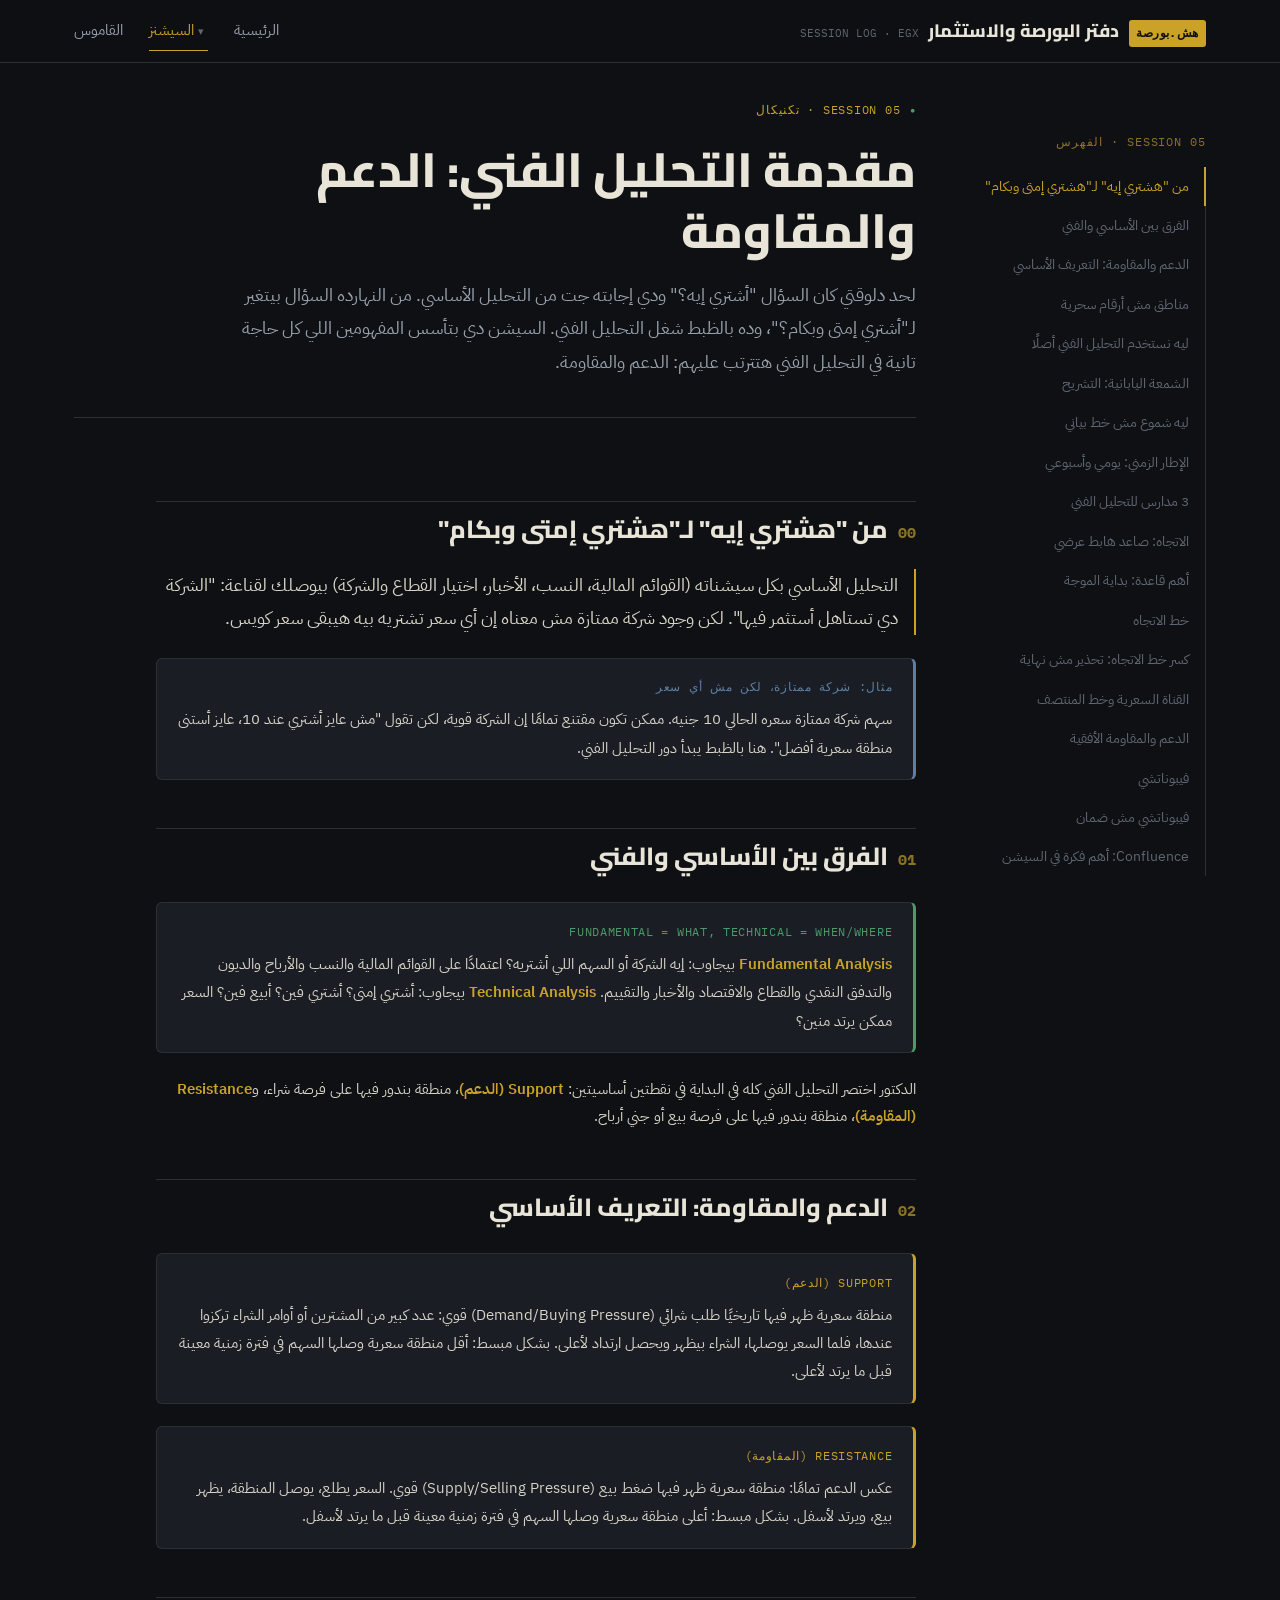
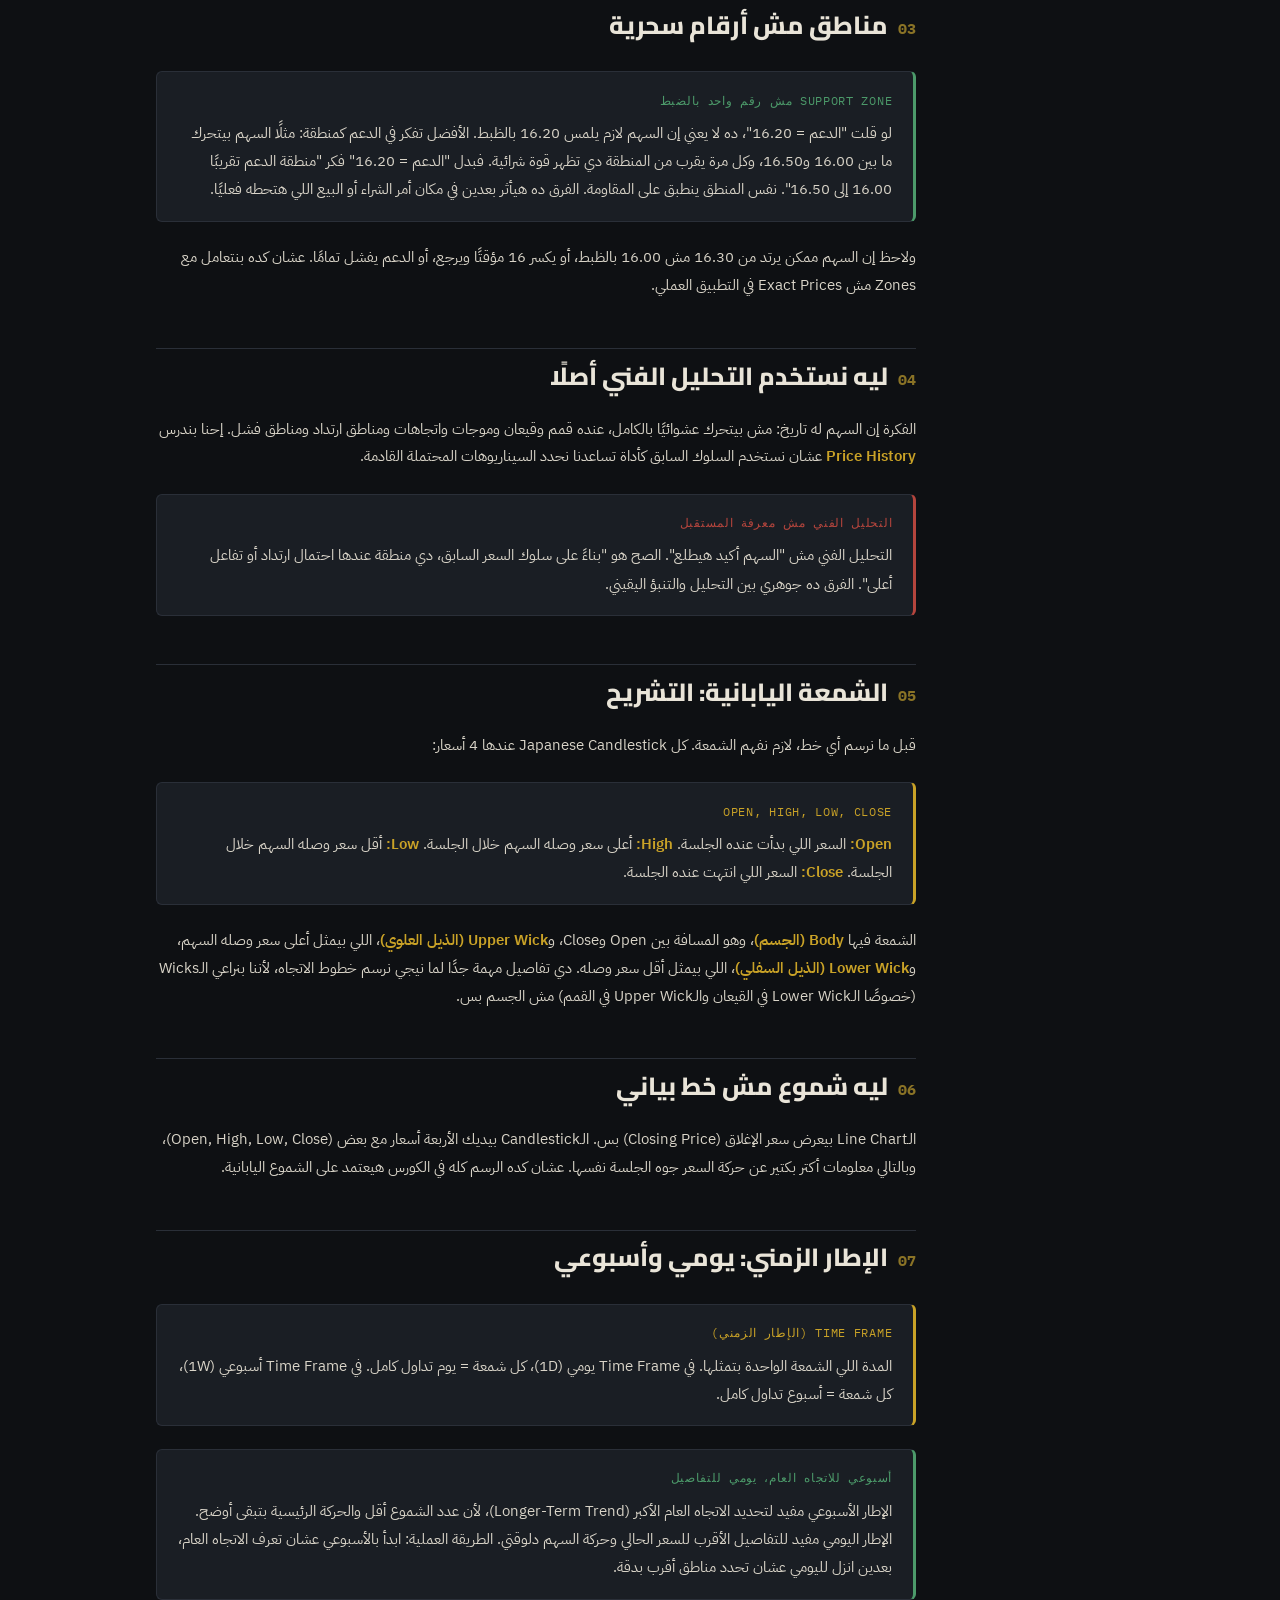
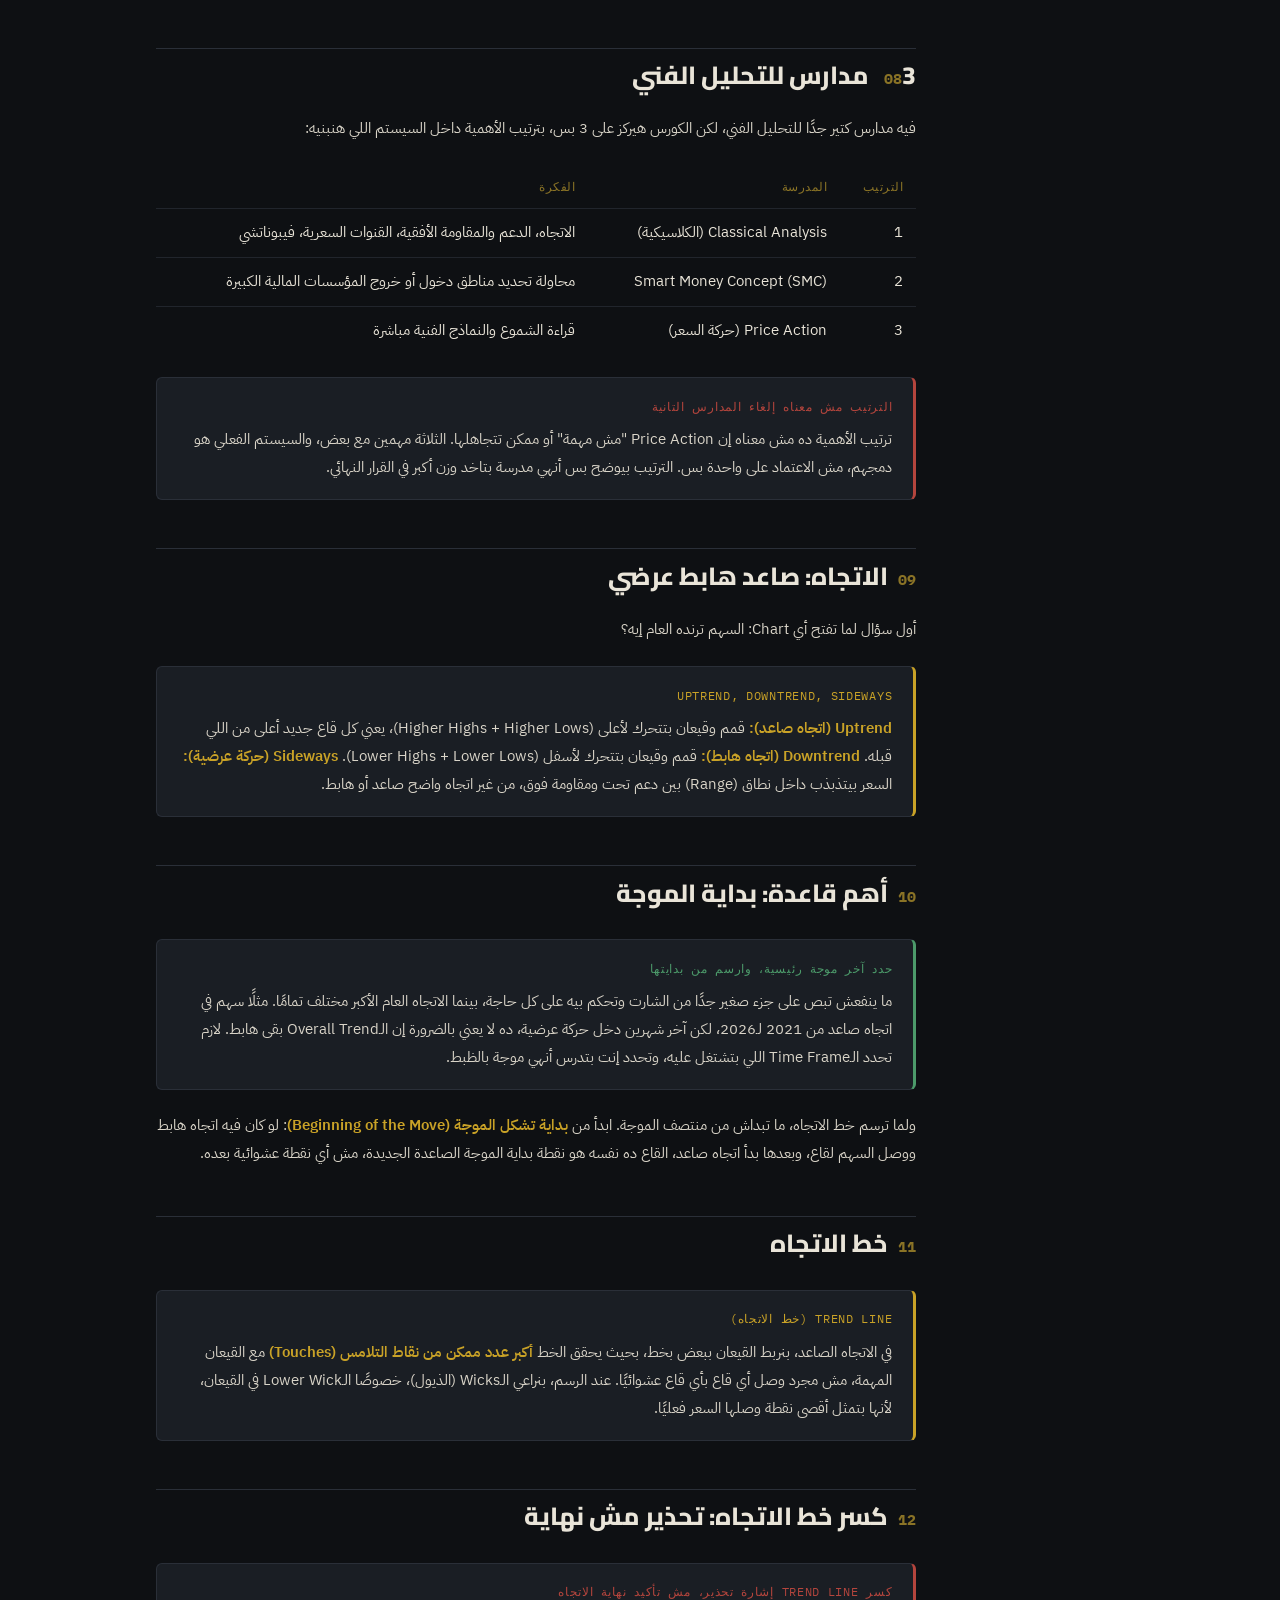
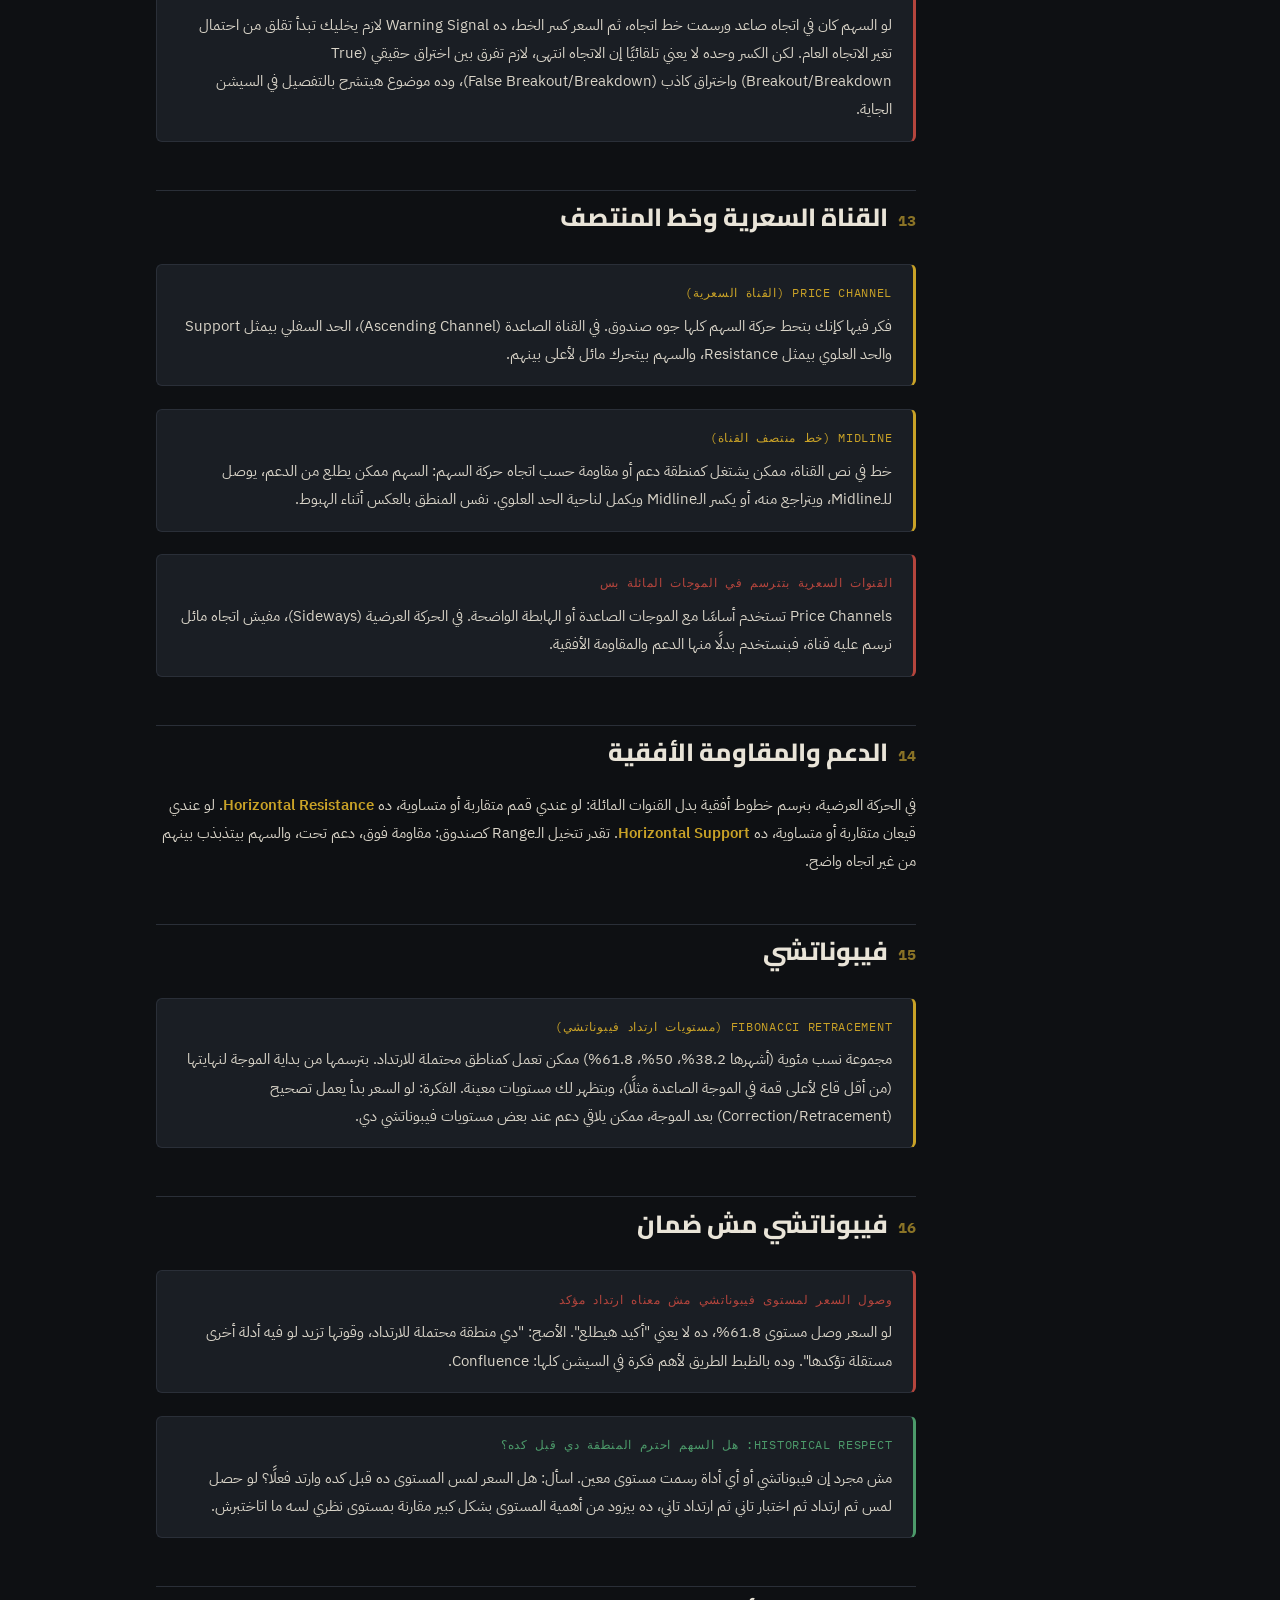
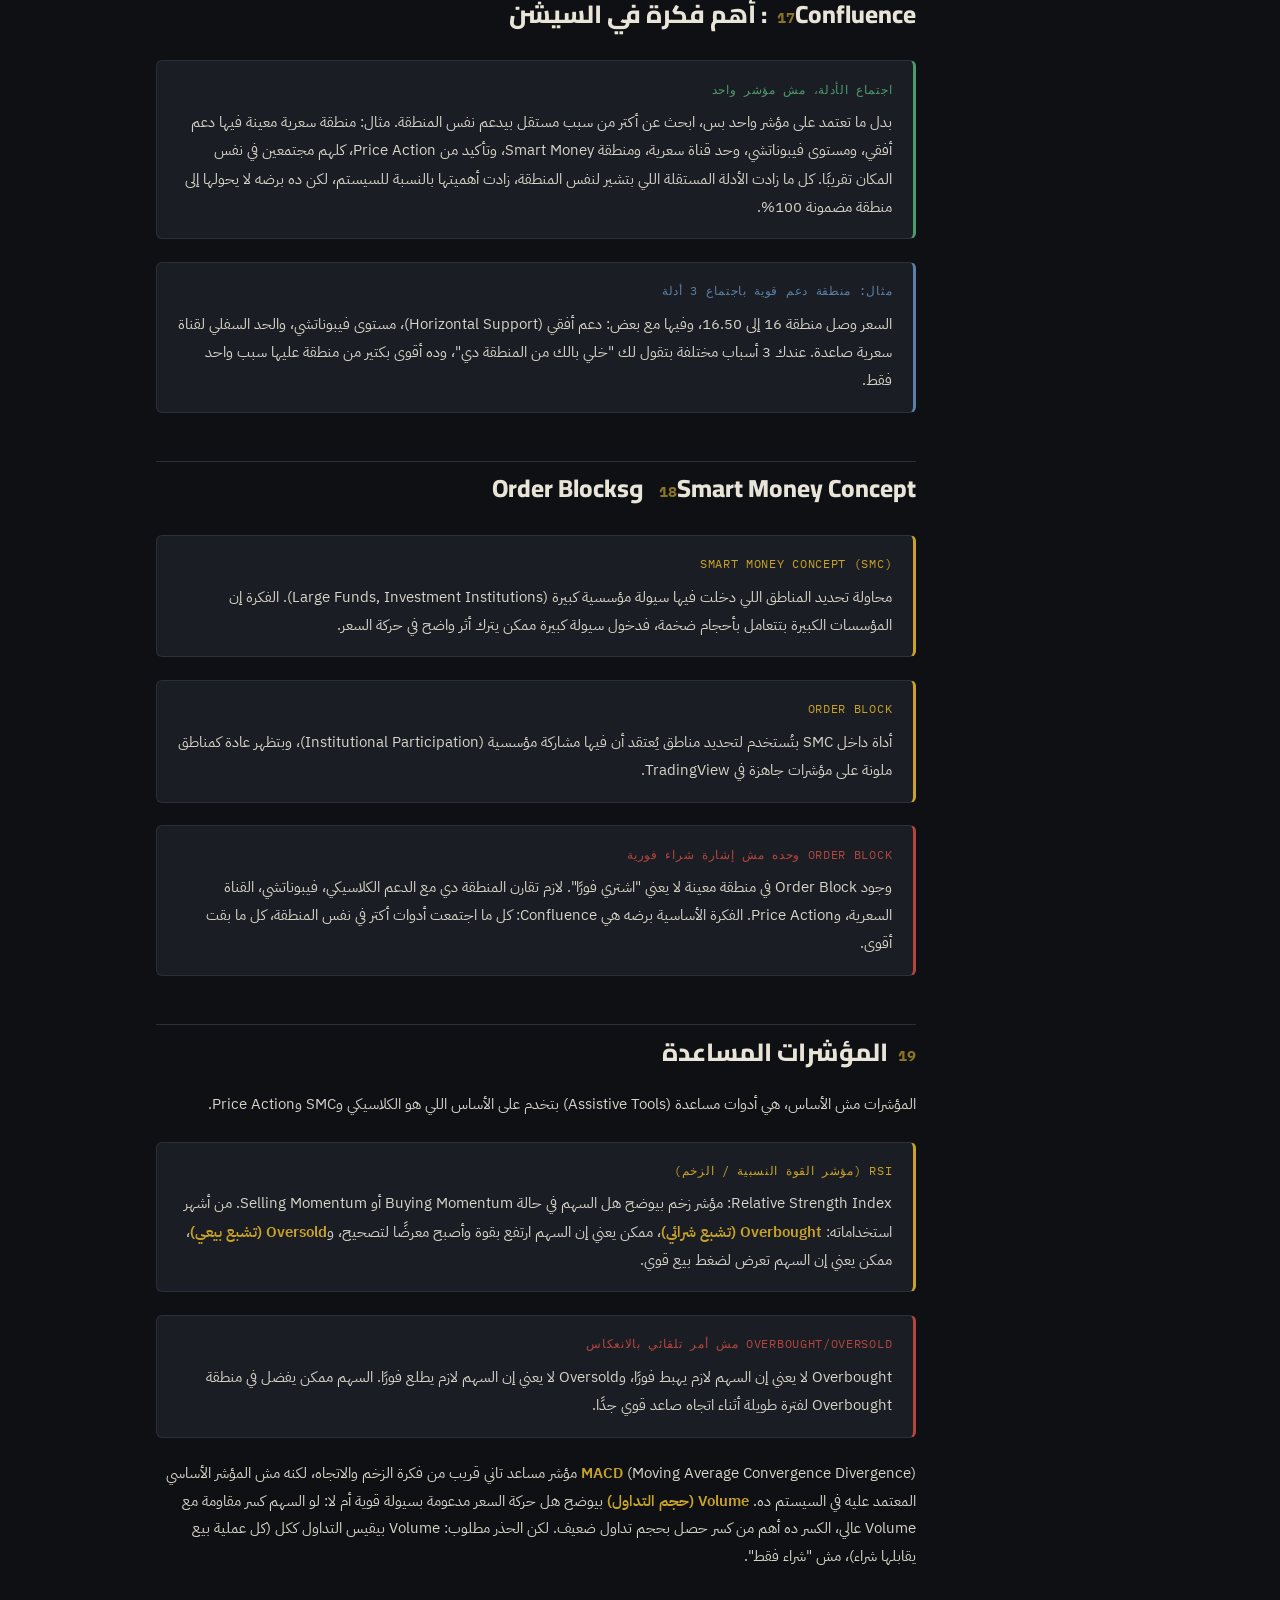
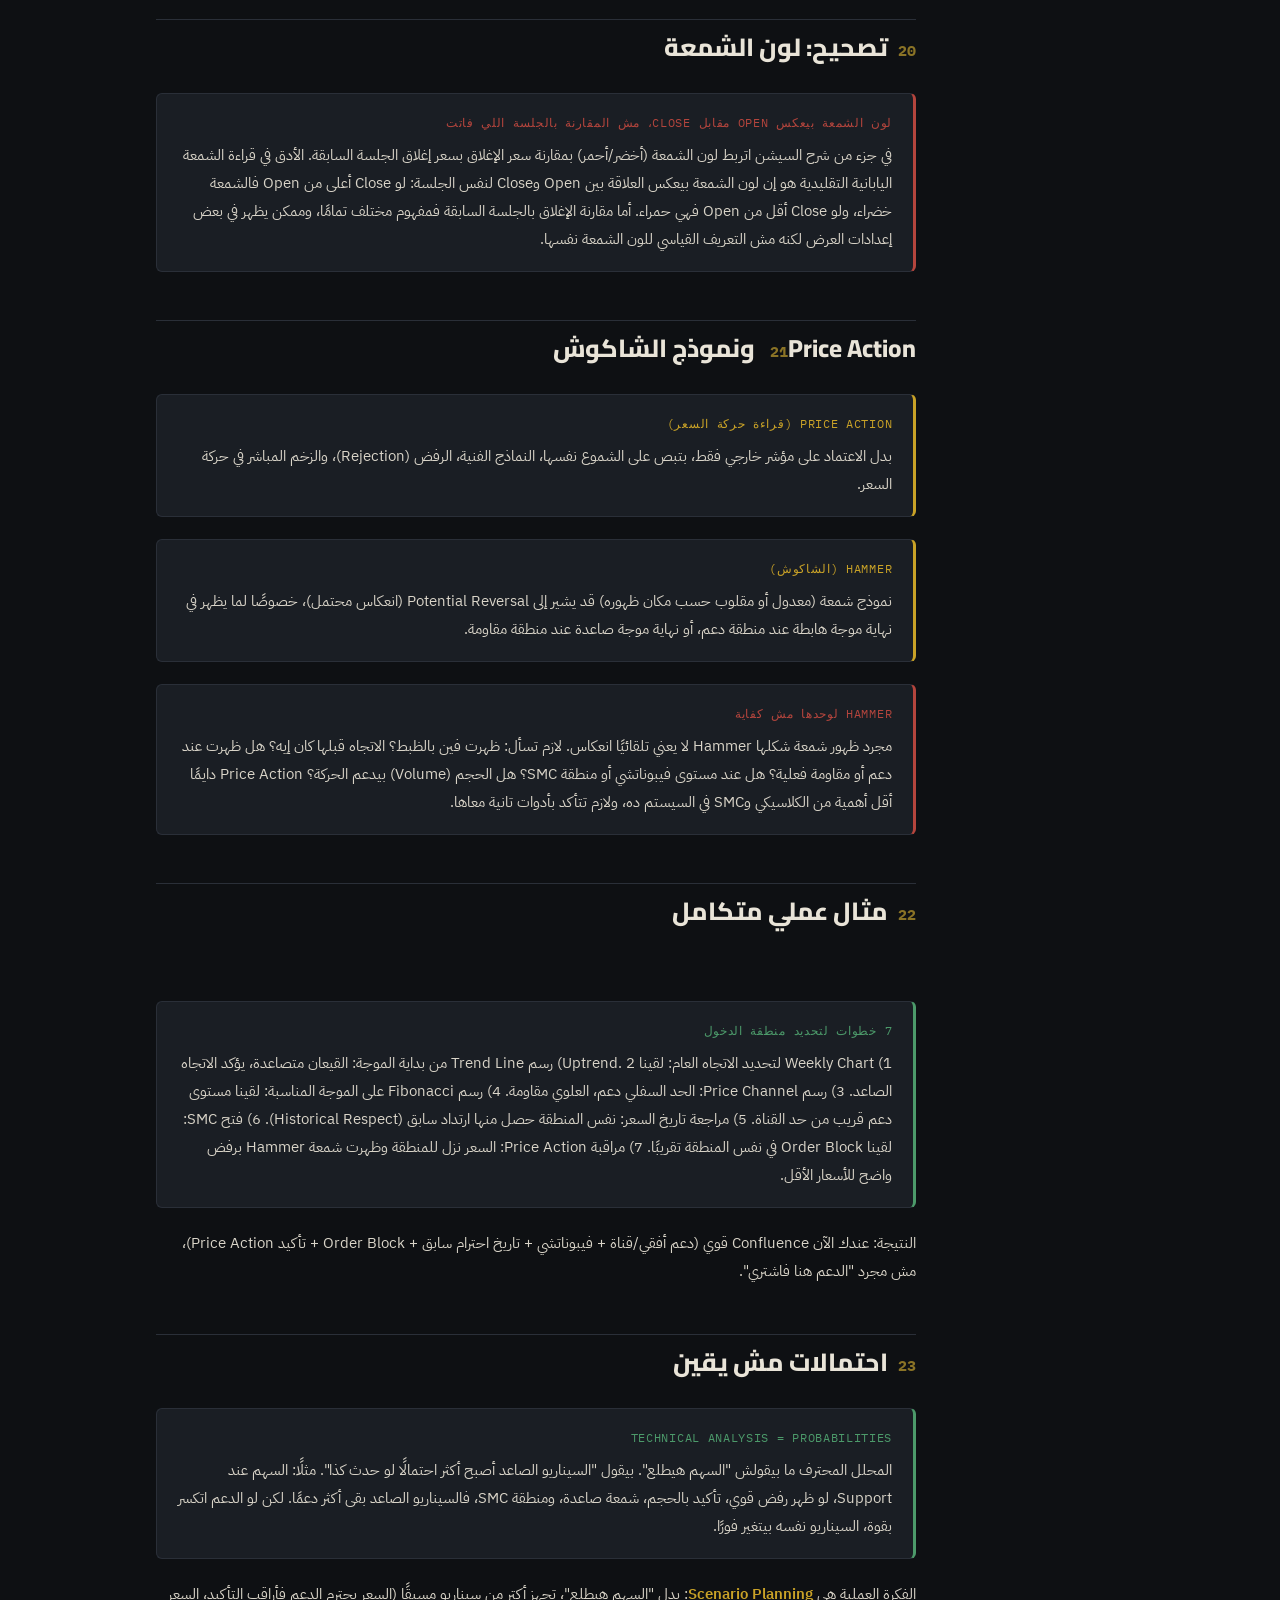
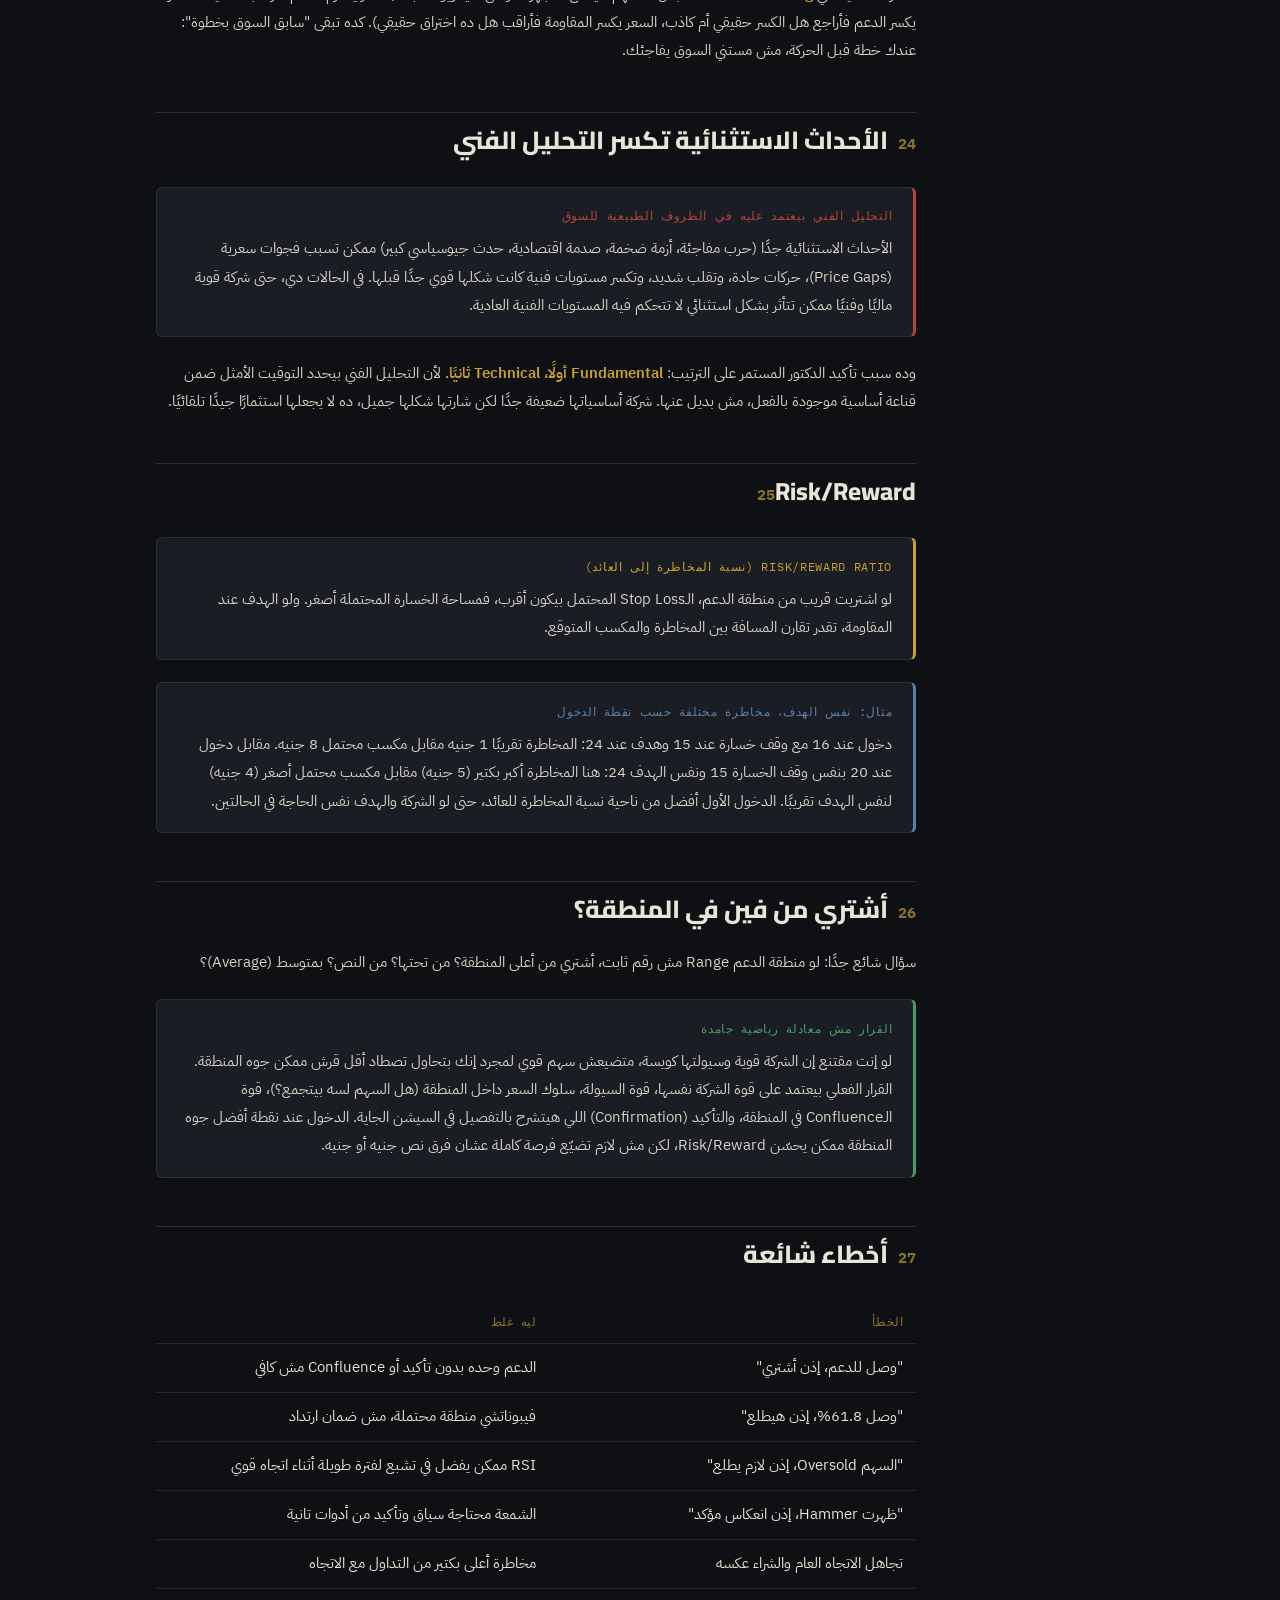
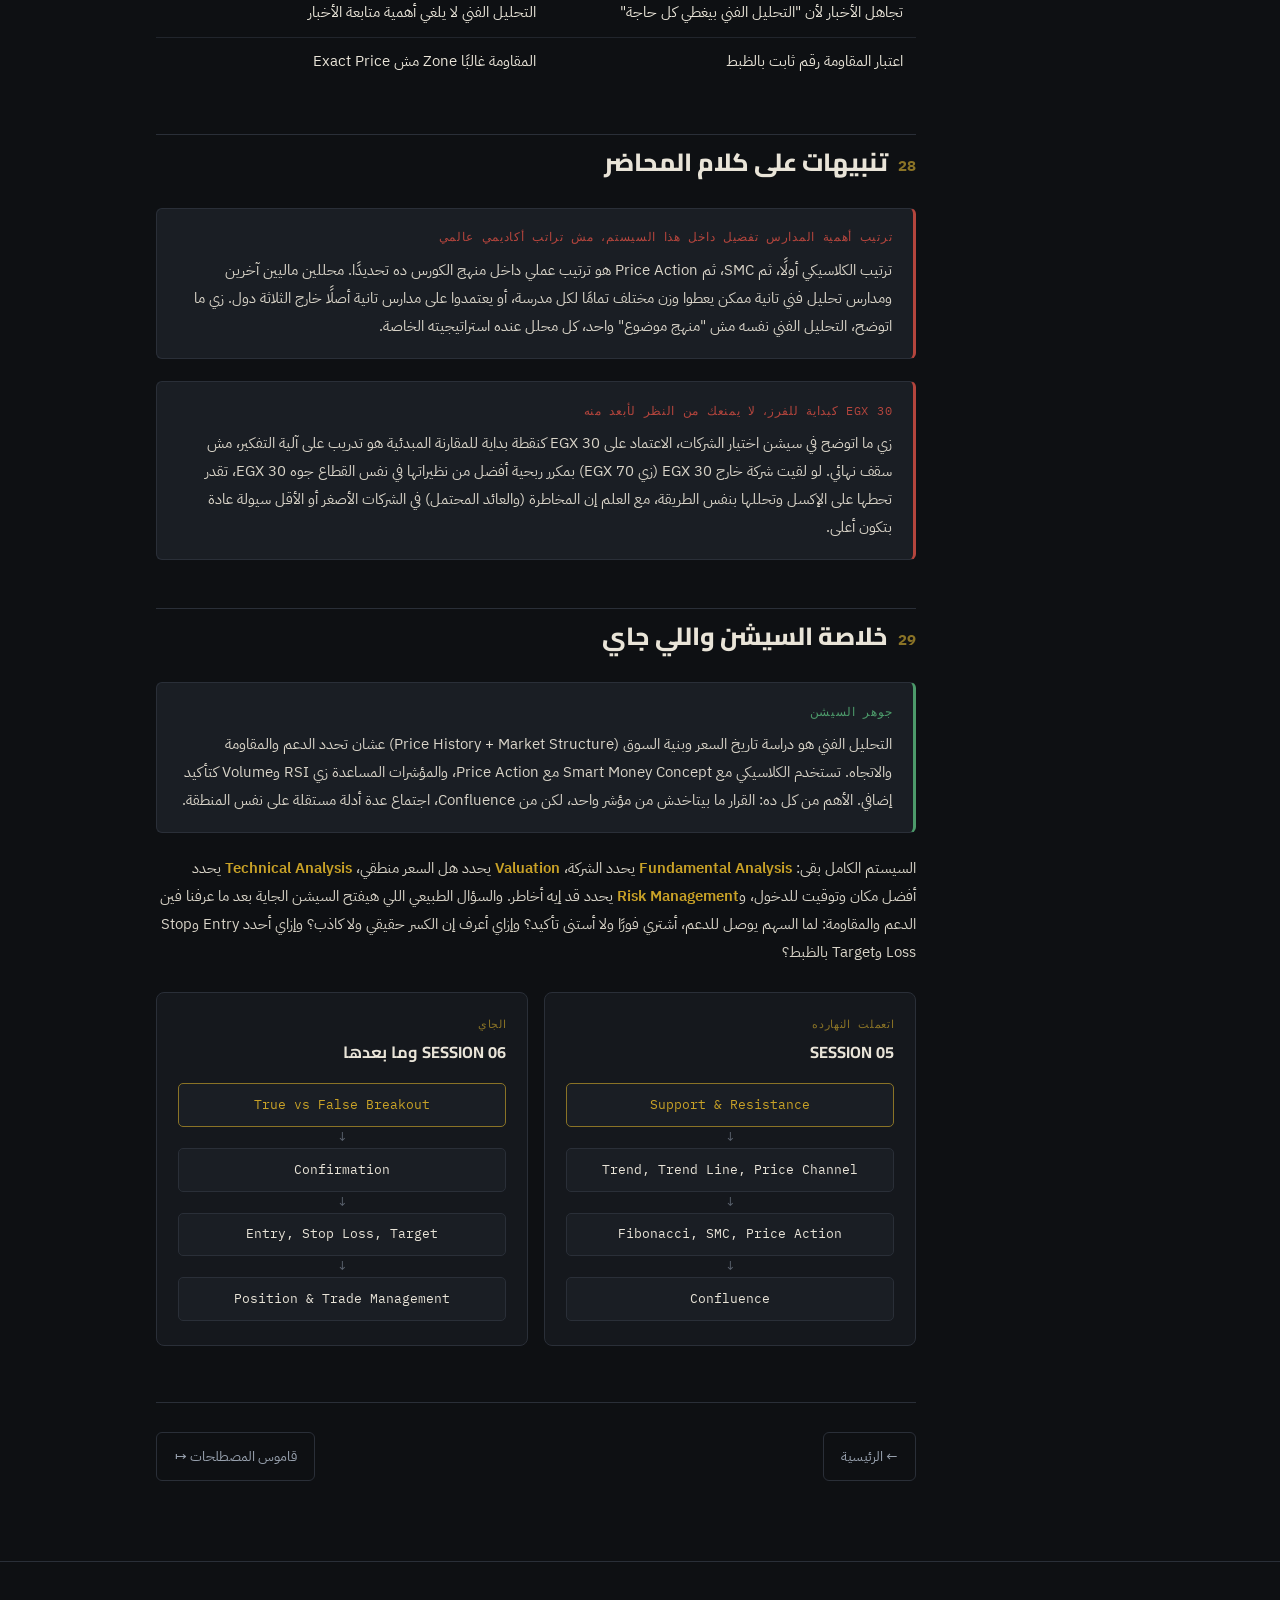
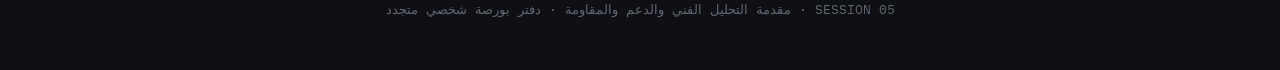
<file: session-05.html>
<!DOCTYPE html>
<html lang="ar" dir="rtl">
<head>
<meta charset="UTF-8">
<meta name="viewport" content="width=device-width, initial-scale=1.0">
<title>سيشن 5: مقدمة التحليل الفني والدعم والمقاومة | دفتر البورصة والاستثمار</title>
<link rel="stylesheet" href="style.css">
</head>
<body>

<div class="topbar">
  <div class="topbar-inner">
    <a href="index.html" class="brand">
      <span class="brand-mark">هش.بورصة</span>
      <span class="brand-name">دفتر البورصة والاستثمار</span>
      <span class="brand-sub">SESSION LOG · EGX</span>
    </a>
    <nav class="nav-links">
      <a href="index.html">الرئيسية</a>
      <details class="nav-dropdown">
        <summary class="active"><span class="caret">▾</span> السيشنز</summary>
        <div class="nav-dropdown-menu">
          <a href="session-01.html"><span class="num">01</span> مقدمة البورصة</a>
          <a href="session-02.html"><span class="num">02</span> التحليل الأساسي والقوائم المالية</a>
          <a href="session-03.html"><span class="num">03</span> النسب المالية والتقييم</a>
          <a href="session-04.html"><span class="num">04</span> من الخبر إلى اختيار السهم</a>
          <a href="session-05.html" class="active"><span class="num">05</span> مقدمة التحليل الفني</a>
          <a href="session-06.html"><span class="num">06</span> التطبيق العملي وإدارة الصفقة</a>
        </div>
      </details>
      <a href="glossary.html">القاموس</a>
    </nav>
  </div>
  <div class="progress-fill" id="progress-fill"></div>
</div>

<div class="shell with-side">
  <aside class="side">
    <div class="side-title">SESSION 05 · الفهرس</div>
    <ul class="side-list" id="side-list">
      <li><a href="#s0">من "هشتري إيه" لـ"هشتري إمتى وبكام"</a></li>
      <li><a href="#s1">الفرق بين الأساسي والفني</a></li>
      <li><a href="#s2">الدعم والمقاومة: التعريف الأساسي</a></li>
      <li><a href="#s3">مناطق مش أرقام سحرية</a></li>
      <li><a href="#s4">ليه نستخدم التحليل الفني أصلًا</a></li>
      <li><a href="#s5">الشمعة اليابانية: التشريح</a></li>
      <li><a href="#s6">ليه شموع مش خط بياني</a></li>
      <li><a href="#s7">الإطار الزمني: يومي وأسبوعي</a></li>
      <li><a href="#s8">3 مدارس للتحليل الفني</a></li>
      <li><a href="#s9">الاتجاه: صاعد هابط عرضي</a></li>
      <li><a href="#s10">أهم قاعدة: بداية الموجة</a></li>
      <li><a href="#s11">خط الاتجاه</a></li>
      <li><a href="#s12">كسر خط الاتجاه: تحذير مش نهاية</a></li>
      <li><a href="#s13">القناة السعرية وخط المنتصف</a></li>
      <li><a href="#s14">الدعم والمقاومة الأفقية</a></li>
      <li><a href="#s15">فيبوناتشي</a></li>
      <li><a href="#s16">فيبوناتشي مش ضمان</a></li>
      <li><a href="#s17">Confluence: أهم فكرة في السيشن</a></li>
      <li><a href="#s18">Smart Money Concept وOrder Blocks</a></li>
      <li><a href="#s19">المؤشرات المساعدة</a></li>
      <li><a href="#s20">تصحيح: لون الشمعة</a></li>
      <li><a href="#s21">Price Action ونموذج الشاكوش</a></li>
      <li><a href="#s22">مثال عملي متكامل</a></li>
      <li><a href="#s23">احتمالات مش يقين</a></li>
      <li><a href="#s24">الأحداث الاستثنائية تكسر التحليل الفني</a></li>
      <li><a href="#s25">Risk/Reward</a></li>
      <li><a href="#s26">أشتري من فين في المنطقة؟</a></li>
      <li><a href="#s27">أخطاء شائعة</a></li>
      <li><a href="#s28">تنبيهات على كلام المحاضر</a></li>
      <li><a href="#s29">خلاصة ويلي بعده</a></li>
    </ul>
  </aside>

  <main>
    <div class="hero" style="padding-top:2.2rem;">
      <div class="hero-eyebrow">SESSION 05 · تكنيكال</div>
      <h1>مقدمة التحليل الفني: الدعم والمقاومة</h1>
      <p class="lead">لحد دلوقتي كان السؤال "أشتري إيه؟" ودي إجابته جت من التحليل الأساسي. من النهارده السؤال بيتغير لـ"أشتري إمتى وبكام؟"، وده بالظبط شغل التحليل الفني. السيشن دي بتأسس المفهومين اللي كل حاجة تانية في التحليل الفني هتترتب عليهم: الدعم والمقاومة.</p>
    </div>

    <div class="content">

      <h2 id="s0"><span class="n">00</span>من "هشتري إيه" لـ"هشتري إمتى وبكام"</h2>
      <p class="lede">التحليل الأساسي بكل سيشناته (القوائم المالية، النسب، الأخبار، اختيار القطاع والشركة) بيوصلك لقناعة: "الشركة دي تستاهل أستثمر فيها". لكن وجود شركة ممتازة مش معناه إن أي سعر تشتريه بيه هيبقى سعر كويس.</p>

      <div class="box example">
        <span class="label">مثال: شركة ممتازة، لكن مش أي سعر</span>
        <p>سهم شركة ممتازة سعره الحالي 10 جنيه. ممكن تكون مقتنع تمامًا إن الشركة قوية، لكن تقول "مش عايز أشتري عند 10، عايز أستنى منطقة سعرية أفضل". هنا بالظبط يبدأ دور التحليل الفني.</p>
      </div>

      <h2 id="s1"><span class="n">01</span>الفرق بين الأساسي والفني</h2>

      <div class="box rule">
        <span class="label">Fundamental = What, Technical = When/Where</span>
        <p><strong>Fundamental Analysis</strong> بيجاوب: إيه الشركة أو السهم اللي أشتريه؟ اعتمادًا على القوائم المالية والنسب والأرباح والديون والتدفق النقدي والقطاع والاقتصاد والأخبار والتقييم. <strong>Technical Analysis</strong> بيجاوب: أشتري إمتى؟ أشتري فين؟ أبيع فين؟ السعر ممكن يرتد منين؟</p>
      </div>

      <p>الدكتور اختصر التحليل الفني كله في البداية في نقطتين أساسيتين: <strong>Support (الدعم)</strong>، منطقة بندور فيها على فرصة شراء، و<strong>Resistance (المقاومة)</strong>، منطقة بندور فيها على فرصة بيع أو جني أرباح.</p>

      <h2 id="s2"><span class="n">02</span>الدعم والمقاومة: التعريف الأساسي</h2>

      <div class="box term">
        <span class="label">Support (الدعم)</span>
        <p>منطقة سعرية ظهر فيها تاريخيًا طلب شرائي (Demand/Buying Pressure) قوي: عدد كبير من المشترين أو أوامر الشراء تركزوا عندها، فلما السعر يوصلها، الشراء بيظهر ويحصل ارتداد لأعلى. بشكل مبسط: أقل منطقة سعرية وصلها السهم في فترة زمنية معينة قبل ما يرتد لأعلى.</p>
      </div>

      <div class="box term">
        <span class="label">Resistance (المقاومة)</span>
        <p>عكس الدعم تمامًا: منطقة سعرية ظهر فيها ضغط بيع (Supply/Selling Pressure) قوي. السعر يطلع، يوصل المنطقة، يظهر بيع، ويرتد لأسفل. بشكل مبسط: أعلى منطقة سعرية وصلها السهم في فترة زمنية معينة قبل ما يرتد لأسفل.</p>
      </div>

      <h2 id="s3"><span class="n">03</span>مناطق مش أرقام سحرية</h2>

      <div class="box rule">
        <span class="label">Support Zone مش رقم واحد بالضبط</span>
        <p>لو قلت "الدعم = 16.20"، ده لا يعني إن السهم لازم يلمس 16.20 بالظبط. الأفضل تفكر في الدعم كمنطقة: مثلًا السهم بيتحرك ما بين 16.00 و16.50، وكل مرة يقرب من المنطقة دي تظهر قوة شرائية. فبدل "الدعم = 16.20" فكر "منطقة الدعم تقريبًا 16.00 إلى 16.50". نفس المنطق ينطبق على المقاومة. الفرق ده هيأثر بعدين في مكان أمر الشراء أو البيع اللي هتحطه فعليًا.</p>
      </div>

      <p>ولاحظ إن السهم ممكن يرتد من 16.30 مش 16.00 بالظبط، أو يكسر 16 مؤقتًا ويرجع، أو الدعم يفشل تمامًا. عشان كده بنتعامل مع Zones مش Exact Prices في التطبيق العملي.</p>

      <h2 id="s4"><span class="n">04</span>ليه نستخدم التحليل الفني أصلًا</h2>
      <p>الفكرة إن السهم له تاريخ: مش بيتحرك عشوائيًا بالكامل، عنده قمم وقيعان وموجات واتجاهات ومناطق ارتداد ومناطق فشل. إحنا بندرس <strong>Price History</strong> عشان نستخدم السلوك السابق كأداة تساعدنا نحدد السيناريوهات المحتملة القادمة.</p>

      <div class="box caution">
        <span class="label">التحليل الفني مش معرفة المستقبل</span>
        <p>التحليل الفني مش "السهم أكيد هيطلع". الصح هو "بناءً على سلوك السعر السابق، دي منطقة عندها احتمال ارتداد أو تفاعل أعلى". الفرق ده جوهري بين التحليل والتنبؤ اليقيني.</p>
      </div>

      <h2 id="s5"><span class="n">05</span>الشمعة اليابانية: التشريح</h2>
      <p>قبل ما نرسم أي خط، لازم نفهم الشمعة. كل Japanese Candlestick عندها 4 أسعار:</p>

      <div class="box term">
        <span class="label">Open, High, Low, Close</span>
        <p><strong>Open:</strong> السعر اللي بدأت عنده الجلسة. <strong>High:</strong> أعلى سعر وصله السهم خلال الجلسة. <strong>Low:</strong> أقل سعر وصله السهم خلال الجلسة. <strong>Close:</strong> السعر اللي انتهت عنده الجلسة.</p>
      </div>

      <p>الشمعة فيها <strong>Body (الجسم)</strong>، وهو المسافة بين Open وClose، و<strong>Upper Wick (الذيل العلوي)</strong>، اللي بيمثل أعلى سعر وصله السهم، و<strong>Lower Wick (الذيل السفلي)</strong>، اللي بيمثل أقل سعر وصله. دي تفاصيل مهمة جدًا لما نيجي نرسم خطوط الاتجاه، لأننا بنراعي الـWicks (خصوصًا الـLower Wick في القيعان والـUpper Wick في القمم) مش الجسم بس.</p>

      <h2 id="s6"><span class="n">06</span>ليه شموع مش خط بياني</h2>
      <p>الـLine Chart بيعرض سعر الإغلاق (Closing Price) بس. الـCandlestick بيديك الأربعة أسعار مع بعض (Open, High, Low, Close)، وبالتالي معلومات أكتر بكتير عن حركة السعر جوه الجلسة نفسها. عشان كده الرسم كله في الكورس هيعتمد على الشموع اليابانية.</p>

      <h2 id="s7"><span class="n">07</span>الإطار الزمني: يومي وأسبوعي</h2>

      <div class="box term">
        <span class="label">Time Frame (الإطار الزمني)</span>
        <p>المدة اللي الشمعة الواحدة بتمثلها. في Time Frame يومي (1D)، كل شمعة = يوم تداول كامل. في Time Frame أسبوعي (1W)، كل شمعة = أسبوع تداول كامل.</p>
      </div>

      <div class="box rule">
        <span class="label">أسبوعي للاتجاه العام، يومي للتفاصيل</span>
        <p>الإطار الأسبوعي مفيد لتحديد الاتجاه العام الأكبر (Longer-Term Trend)، لأن عدد الشموع أقل والحركة الرئيسية بتبقى أوضح. الإطار اليومي مفيد للتفاصيل الأقرب للسعر الحالي وحركة السهم دلوقتي. الطريقة العملية: ابدأ بالأسبوعي عشان تعرف الاتجاه العام، بعدين انزل لليومي عشان تحدد مناطق أقرب بدقة.</p>
      </div>

      <h2 id="s8"><span class="n">08</span>3 مدارس للتحليل الفني</h2>
      <p>فيه مدارس كتير جدًا للتحليل الفني، لكن الكورس هيركز على 3 بس، بترتيب الأهمية داخل السيستم اللي هنبنيه:</p>

      <table>
        <tr><th>الترتيب</th><th>المدرسة</th><th>الفكرة</th></tr>
        <tr><td>1</td><td>Classical Analysis (الكلاسيكية)</td><td>الاتجاه، الدعم والمقاومة الأفقية، القنوات السعرية، فيبوناتشي</td></tr>
        <tr><td>2</td><td>Smart Money Concept (SMC)</td><td>محاولة تحديد مناطق دخول أو خروج المؤسسات المالية الكبيرة</td></tr>
        <tr><td>3</td><td>Price Action (حركة السعر)</td><td>قراءة الشموع والنماذج الفنية مباشرة</td></tr>
      </table>

      <div class="box caution">
        <span class="label">الترتيب مش معناه إلغاء المدارس التانية</span>
        <p>ترتيب الأهمية ده مش معناه إن Price Action "مش مهمة" أو ممكن تتجاهلها. الثلاثة مهمين مع بعض، والسيستم الفعلي هو دمجهم، مش الاعتماد على واحدة بس. الترتيب بيوضح بس أنهي مدرسة بتاخد وزن أكبر في القرار النهائي.</p>
      </div>

      <h2 id="s9"><span class="n">09</span>الاتجاه: صاعد هابط عرضي</h2>
      <p>أول سؤال لما تفتح أي Chart: السهم ترنده العام إيه؟</p>

      <div class="box term">
        <span class="label">Uptrend, Downtrend, Sideways</span>
        <p><strong>Uptrend (اتجاه صاعد):</strong> قمم وقيعان بتتحرك لأعلى (Higher Highs + Higher Lows)، يعني كل قاع جديد أعلى من اللي قبله. <strong>Downtrend (اتجاه هابط):</strong> قمم وقيعان بتتحرك لأسفل (Lower Highs + Lower Lows). <strong>Sideways (حركة عرضية):</strong> السعر بيتذبذب داخل نطاق (Range) بين دعم تحت ومقاومة فوق، من غير اتجاه واضح صاعد أو هابط.</p>
      </div>

      <h2 id="s10"><span class="n">10</span>أهم قاعدة: بداية الموجة</h2>

      <div class="box rule">
        <span class="label">حدد آخر موجة رئيسية، وارسم من بدايتها</span>
        <p>ما ينفعش تبص على جزء صغير جدًا من الشارت وتحكم بيه على كل حاجة، بينما الاتجاه العام الأكبر مختلف تمامًا. مثلًا سهم في اتجاه صاعد من 2021 لـ2026، لكن آخر شهرين دخل حركة عرضية، ده لا يعني بالضرورة إن الـOverall Trend بقى هابط. لازم تحدد الـTime Frame اللي بتشتغل عليه، وتحدد إنت بتدرس أنهي موجة بالظبط.</p>
      </div>

      <p>ولما ترسم خط الاتجاه، ما تبداش من منتصف الموجة. ابدأ من <strong>بداية تشكل الموجة (Beginning of the Move)</strong>: لو كان فيه اتجاه هابط ووصل السهم لقاع، وبعدها بدأ اتجاه صاعد، القاع ده نفسه هو نقطة بداية الموجة الصاعدة الجديدة، مش أي نقطة عشوائية بعده.</p>

      <h2 id="s11"><span class="n">11</span>خط الاتجاه</h2>

      <div class="box term">
        <span class="label">Trend Line (خط الاتجاه)</span>
        <p>في الاتجاه الصاعد، بنربط القيعان ببعض بخط، بحيث يحقق الخط <strong>أكبر عدد ممكن من نقاط التلامس (Touches)</strong> مع القيعان المهمة، مش مجرد وصل أي قاع بأي قاع عشوائيًا. عند الرسم، بنراعي الـWicks (الذيول)، خصوصًا الـLower Wick في القيعان، لأنها بتمثل أقصى نقطة وصلها السعر فعليًا.</p>
      </div>

      <h2 id="s12"><span class="n">12</span>كسر خط الاتجاه: تحذير مش نهاية</h2>

      <div class="box caution">
        <span class="label">كسر Trend Line إشارة تحذير، مش تأكيد نهاية الاتجاه</span>
        <p>لو السهم كان في اتجاه صاعد ورسمت خط اتجاه، ثم السعر كسر الخط، ده Warning Signal لازم يخليك تبدأ تقلق من احتمال تغير الاتجاه العام. لكن الكسر وحده لا يعني تلقائيًا إن الاتجاه انتهى، لازم تفرق بين اختراق حقيقي (True Breakout/Breakdown) واختراق كاذب (False Breakout/Breakdown)، وده موضوع هيتشرح بالتفصيل في السيشن الجاية.</p>
      </div>

      <h2 id="s13"><span class="n">13</span>القناة السعرية وخط المنتصف</h2>

      <div class="box term">
        <span class="label">Price Channel (القناة السعرية)</span>
        <p>فكر فيها كإنك بتحط حركة السهم كلها جوه صندوق. في القناة الصاعدة (Ascending Channel)، الحد السفلي بيمثل Support والحد العلوي بيمثل Resistance، والسهم بيتحرك مائل لأعلى بينهم.</p>
      </div>

      <div class="box term">
        <span class="label">Midline (خط منتصف القناة)</span>
        <p>خط في نص القناة، ممكن يشتغل كمنطقة دعم أو مقاومة حسب اتجاه حركة السهم: السهم ممكن يطلع من الدعم، يوصل للـMidline، ويتراجع منه، أو يكسر الـMidline ويكمل لناحية الحد العلوي. نفس المنطق بالعكس أثناء الهبوط.</p>
      </div>

      <div class="box caution">
        <span class="label">القنوات السعرية بتترسم في الموجات المائلة بس</span>
        <p>Price Channels تستخدم أساسًا مع الموجات الصاعدة أو الهابطة الواضحة. في الحركة العرضية (Sideways)، مفيش اتجاه مائل نرسم عليه قناة، فبنستخدم بدلًا منها الدعم والمقاومة الأفقية.</p>
      </div>

      <h2 id="s14"><span class="n">14</span>الدعم والمقاومة الأفقية</h2>
      <p>في الحركة العرضية، بنرسم خطوط أفقية بدل القنوات المائلة: لو عندي قمم متقاربة أو متساوية، ده <strong>Horizontal Resistance</strong>. لو عندي قيعان متقاربة أو متساوية، ده <strong>Horizontal Support</strong>. تقدر تتخيل الـRange كصندوق: مقاومة فوق، دعم تحت، والسهم بيتذبذب بينهم من غير اتجاه واضح.</p>

      <h2 id="s15"><span class="n">15</span>فيبوناتشي</h2>

      <div class="box term">
        <span class="label">Fibonacci Retracement (مستويات ارتداد فيبوناتشي)</span>
        <p>مجموعة نسب مئوية (أشهرها 38.2%، 50%، 61.8%) ممكن تعمل كمناطق محتملة للارتداد. بترسمها من بداية الموجة لنهايتها (من أقل قاع لأعلى قمة في الموجة الصاعدة مثلًا)، وبتظهر لك مستويات معينة. الفكرة: لو السعر بدأ يعمل تصحيح (Correction/Retracement) بعد الموجة، ممكن يلاقي دعم عند بعض مستويات فيبوناتشي دي.</p>
      </div>

      <h2 id="s16"><span class="n">16</span>فيبوناتشي مش ضمان</h2>

      <div class="box caution">
        <span class="label">وصول السعر لمستوى فيبوناتشي مش معناه ارتداد مؤكد</span>
        <p>لو السعر وصل مستوى 61.8%، ده لا يعني "أكيد هيطلع". الأصح: "دي منطقة محتملة للارتداد، وقوتها تزيد لو فيه أدلة أخرى مستقلة تؤكدها". وده بالظبط الطريق لأهم فكرة في السيشن كلها: Confluence.</p>
      </div>

      <div class="box rule">
        <span class="label">Historical Respect: هل السهم احترم المنطقة دي قبل كده؟</span>
        <p>مش مجرد إن فيبوناتشي أو أي أداة رسمت مستوى معين. اسأل: هل السعر لمس المستوى ده قبل كده وارتد فعلًا؟ لو حصل لمس ثم ارتداد ثم اختبار تاني ثم ارتداد تاني، ده بيزود من أهمية المستوى بشكل كبير مقارنة بمستوى نظري لسه ما اتاختبرش.</p>
      </div>

      <h2 id="s17"><span class="n">17</span>Confluence: أهم فكرة في السيشن</h2>

      <div class="box rule">
        <span class="label">اجتماع الأدلة، مش مؤشر واحد</span>
        <p>بدل ما تعتمد على مؤشر واحد بس، ابحث عن أكتر من سبب مستقل بيدعم نفس المنطقة. مثال: منطقة سعرية معينة فيها دعم أفقي، ومستوى فيبوناتشي، وحد قناة سعرية، ومنطقة Smart Money، وتأكيد من Price Action، كلهم مجتمعين في نفس المكان تقريبًا. كل ما زادت الأدلة المستقلة اللي بتشير لنفس المنطقة، زادت أهميتها بالنسبة للسيستم، لكن ده برضه لا يحولها إلى منطقة مضمونة 100%.</p>
      </div>

      <div class="box example">
        <span class="label">مثال: منطقة دعم قوية باجتماع 3 أدلة</span>
        <p>السعر وصل منطقة 16 إلى 16.50، وفيها مع بعض: دعم أفقي (Horizontal Support)، مستوى فيبوناتشي، والحد السفلي لقناة سعرية صاعدة. عندك 3 أسباب مختلفة بتقول لك "خلي بالك من المنطقة دي"، وده أقوى بكتير من منطقة عليها سبب واحد فقط.</p>
      </div>

      <h2 id="s18"><span class="n">18</span>Smart Money Concept وOrder Blocks</h2>

      <div class="box term">
        <span class="label">Smart Money Concept (SMC)</span>
        <p>محاولة تحديد المناطق اللي دخلت فيها سيولة مؤسسية كبيرة (Large Funds, Investment Institutions). الفكرة إن المؤسسات الكبيرة بتتعامل بأحجام ضخمة، فدخول سيولة كبيرة ممكن يترك أثر واضح في حركة السعر.</p>
      </div>

      <div class="box term">
        <span class="label">Order Block</span>
        <p>أداة داخل SMC بتُستخدم لتحديد مناطق يُعتقد أن فيها مشاركة مؤسسية (Institutional Participation)، وبتظهر عادة كمناطق ملونة على مؤشرات جاهزة في TradingView.</p>
      </div>

      <div class="box caution">
        <span class="label">Order Block وحده مش إشارة شراء فورية</span>
        <p>وجود Order Block في منطقة معينة لا يعني "اشتري فورًا". لازم تقارن المنطقة دي مع الدعم الكلاسيكي، فيبوناتشي، القناة السعرية، وPrice Action. الفكرة الأساسية برضه هي Confluence: كل ما اجتمعت أدوات أكتر في نفس المنطقة، كل ما بقت أقوى.</p>
      </div>

      <h2 id="s19"><span class="n">19</span>المؤشرات المساعدة</h2>
      <p>المؤشرات مش الأساس، هي أدوات مساعدة (Assistive Tools) بتخدم على الأساس اللي هو الكلاسيكي وSMC وPrice Action.</p>

      <div class="box term">
        <span class="label">RSI (مؤشر القوة النسبية / الزخم)</span>
        <p>Relative Strength Index: مؤشر زخم بيوضح هل السهم في حالة Buying Momentum أو Selling Momentum. من أشهر استخداماته: <strong>Overbought (تشبع شرائي)</strong>، ممكن يعني إن السهم ارتفع بقوة وأصبح معرضًا لتصحيح، و<strong>Oversold (تشبع بيعي)</strong>، ممكن يعني إن السهم تعرض لضغط بيع قوي.</p>
      </div>

      <div class="box caution">
        <span class="label">Overbought/Oversold مش أمر تلقائي بالانعكاس</span>
        <p>Overbought لا يعني إن السهم لازم يهبط فورًا، وOversold لا يعني إن السهم لازم يطلع فورًا. السهم ممكن يفضل في منطقة Overbought لفترة طويلة أثناء اتجاه صاعد قوي جدًا.</p>
      </div>

      <p><strong>MACD</strong> (Moving Average Convergence Divergence) مؤشر مساعد تاني قريب من فكرة الزخم والاتجاه، لكنه مش المؤشر الأساسي المعتمد عليه في السيستم ده. <strong>Volume (حجم التداول)</strong> بيوضح هل حركة السعر مدعومة بسيولة قوية أم لا: لو السهم كسر مقاومة مع Volume عالي، الكسر ده أهم من كسر حصل بحجم تداول ضعيف. لكن الحذر مطلوب: Volume بيقيس التداول ككل (كل عملية بيع يقابلها شراء)، مش "شراء فقط".</p>

      <h2 id="s20"><span class="n">20</span>تصحيح: لون الشمعة</h2>

      <div class="box caution">
        <span class="label">لون الشمعة بيعكس Open مقابل Close، مش المقارنة بالجلسة اللي فاتت</span>
        <p>في جزء من شرح السيشن اتربط لون الشمعة (أخضر/أحمر) بمقارنة سعر الإغلاق بسعر إغلاق الجلسة السابقة. الأدق في قراءة الشمعة اليابانية التقليدية هو إن لون الشمعة بيعكس العلاقة بين Open وClose لنفس الجلسة: لو Close أعلى من Open فالشمعة خضراء، ولو Close أقل من Open فهي حمراء. أما مقارنة الإغلاق بالجلسة السابقة فمفهوم مختلف تمامًا، وممكن يظهر في بعض إعدادات العرض لكنه مش التعريف القياسي للون الشمعة نفسها.</p>
      </div>

      <h2 id="s21"><span class="n">21</span>Price Action ونموذج الشاكوش</h2>

      <div class="box term">
        <span class="label">Price Action (قراءة حركة السعر)</span>
        <p>بدل الاعتماد على مؤشر خارجي فقط، بتبص على الشموع نفسها، النماذج الفنية، الرفض (Rejection)، والزخم المباشر في حركة السعر.</p>
      </div>

      <div class="box term">
        <span class="label">Hammer (الشاكوش)</span>
        <p>نموذج شمعة (معدول أو مقلوب حسب مكان ظهوره) قد يشير إلى Potential Reversal (انعكاس محتمل)، خصوصًا لما يظهر في نهاية موجة هابطة عند منطقة دعم، أو نهاية موجة صاعدة عند منطقة مقاومة.</p>
      </div>

      <div class="box caution">
        <span class="label">Hammer لوحدها مش كفاية</span>
        <p>مجرد ظهور شمعة شكلها Hammer لا يعني تلقائيًا انعكاس. لازم تسأل: ظهرت فين بالظبط؟ الاتجاه قبلها كان إيه؟ هل ظهرت عند دعم أو مقاومة فعلية؟ هل عند مستوى فيبوناتشي أو منطقة SMC؟ هل الحجم (Volume) بيدعم الحركة؟ Price Action دايمًا أقل أهمية من الكلاسيكي وSMC في السيستم ده، ولازم تتأكد بأدوات تانية معاها.</p>
      </div>

      <h2 id="s22"><span class="n">22</span>مثال عملي متكامل</h2>
      <p>نفترض إن التحليل الأساسي أوصلنا لشركة معينة، وسعرها الحالي 23 جنيه. الخطوات على TradingView:</p>

      <div class="box rule">
        <span class="label">7 خطوات لتحديد منطقة الدخول</span>
        <p>1) Weekly Chart لتحديد الاتجاه العام: لقينا Uptrend. 2) رسم Trend Line من بداية الموجة: القيعان متصاعدة، يؤكد الاتجاه الصاعد. 3) رسم Price Channel: الحد السفلي دعم، العلوي مقاومة. 4) رسم Fibonacci على الموجة المناسبة: لقينا مستوى دعم قريب من حد القناة. 5) مراجعة تاريخ السعر: نفس المنطقة حصل منها ارتداد سابق (Historical Respect). 6) فتح SMC: لقينا Order Block في نفس المنطقة تقريبًا. 7) مراقبة Price Action: السعر نزل للمنطقة وظهرت شمعة Hammer برفض واضح للأسعار الأقل.</p>
      </div>

      <p>النتيجة: عندك الآن Confluence قوي (دعم أفقي/قناة + فيبوناتشي + تاريخ احترام سابق + Order Block + تأكيد Price Action)، مش مجرد "الدعم هنا فاشتري".</p>

      <h2 id="s23"><span class="n">23</span>احتمالات مش يقين</h2>

      <div class="box rule">
        <span class="label">Technical Analysis = Probabilities</span>
        <p>المحلل المحترف ما بيقولش "السهم هيطلع". بيقول "السيناريو الصاعد أصبح أكثر احتمالًا لو حدث كذا". مثلًا: السهم عند Support، لو ظهر رفض قوي، تأكيد بالحجم، شمعة صاعدة، ومنطقة SMC، فالسيناريو الصاعد بقى أكثر دعمًا. لكن لو الدعم اتكسر بقوة، السيناريو نفسه بيتغير فورًا.</p>
      </div>

      <p>الفكرة العملية هي <strong>Scenario Planning</strong>: بدل "السهم هيطلع"، تجهز أكتر من سيناريو مسبقًا (السعر يحترم الدعم فأراقب التأكيد، السعر يكسر الدعم فأراجع هل الكسر حقيقي أم كاذب، السعر يكسر المقاومة فأراقب هل ده اختراق حقيقي). كده تبقى "سابق السوق بخطوة": عندك خطة قبل الحركة، مش مستني السوق يفاجئك.</p>

      <h2 id="s24"><span class="n">24</span>الأحداث الاستثنائية تكسر التحليل الفني</h2>

      <div class="box caution">
        <span class="label">التحليل الفني بيعتمد عليه في الظروف الطبيعية للسوق</span>
        <p>الأحداث الاستثنائية جدًا (حرب مفاجئة، أزمة ضخمة، صدمة اقتصادية، حدث جيوسياسي كبير) ممكن تسبب فجوات سعرية (Price Gaps)، حركات حادة، وتقلب شديد، وتكسر مستويات فنية كانت شكلها قوي جدًا قبلها. في الحالات دي، حتى شركة قوية ماليًا وفنيًا ممكن تتأثر بشكل استثنائي لا تتحكم فيه المستويات الفنية العادية.</p>
      </div>

      <p>وده سبب تأكيد الدكتور المستمر على الترتيب: <strong>Fundamental أولًا، Technical ثانيًا</strong>. لأن التحليل الفني بيحدد التوقيت الأمثل ضمن قناعة أساسية موجودة بالفعل، مش بديل عنها. شركة أساسياتها ضعيفة جدًا لكن شارتها شكلها جميل، ده لا يجعلها استثمارًا جيدًا تلقائيًا.</p>

      <h2 id="s25"><span class="n">25</span>Risk/Reward</h2>

      <div class="box term">
        <span class="label">Risk/Reward Ratio (نسبة المخاطرة إلى العائد)</span>
        <p>لو اشتريت قريب من منطقة الدعم، الـStop Loss المحتمل بيكون أقرب، فمساحة الخسارة المحتملة أصغر. ولو الهدف عند المقاومة، تقدر تقارن المسافة بين المخاطرة والمكسب المتوقع.</p>
      </div>

      <div class="box example">
        <span class="label">مثال: نفس الهدف، مخاطرة مختلفة حسب نقطة الدخول</span>
        <p>دخول عند 16 مع وقف خسارة عند 15 وهدف عند 24: المخاطرة تقريبًا 1 جنيه مقابل مكسب محتمل 8 جنيه. مقابل دخول عند 20 بنفس وقف الخسارة 15 ونفس الهدف 24: هنا المخاطرة أكبر بكتير (5 جنيه) مقابل مكسب محتمل أصغر (4 جنيه) لنفس الهدف تقريبًا. الدخول الأول أفضل من ناحية نسبة المخاطرة للعائد، حتى لو الشركة والهدف نفس الحاجة في الحالتين.</p>
      </div>

      <h2 id="s26"><span class="n">26</span>أشتري من فين في المنطقة؟</h2>
      <p>سؤال شائع جدًا: لو منطقة الدعم Range مش رقم ثابت، أشتري من أعلى المنطقة؟ من تحتها؟ من النص؟ بمتوسط (Average)؟</p>

      <div class="box rule">
        <span class="label">القرار مش معادلة رياضية جامدة</span>
        <p>لو إنت مقتنع إن الشركة قوية وسيولتها كويسة، متضيعش سهم قوي لمجرد إنك بتحاول تصطاد أقل قرش ممكن جوه المنطقة. القرار الفعلي بيعتمد على قوة الشركة نفسها، قوة السيولة، سلوك السعر داخل المنطقة (هل السهم لسه بيتجمع؟)، قوة الـConfluence في المنطقة، والتأكيد (Confirmation) اللي هيتشرح بالتفصيل في السيشن الجاية. الدخول عند نقطة أفضل جوه المنطقة ممكن يحسّن Risk/Reward، لكن مش لازم تضيّع فرصة كاملة عشان فرق نص جنيه أو جنيه.</p>
      </div>

      <h2 id="s27"><span class="n">27</span>أخطاء شائعة</h2>

      <table>
        <tr><th>الخطأ</th><th>ليه غلط</th></tr>
        <tr><td>"وصل للدعم، إذن أشتري"</td><td>الدعم وحده بدون تأكيد أو Confluence مش كافي</td></tr>
        <tr><td>"وصل 61.8%، إذن هيطلع"</td><td>فيبوناتشي منطقة محتملة، مش ضمان ارتداد</td></tr>
        <tr><td>"السهم Oversold، إذن لازم يطلع"</td><td>RSI ممكن يفضل في تشبع لفترة طويلة أثناء اتجاه قوي</td></tr>
        <tr><td>"ظهرت Hammer، إذن انعكاس مؤكد"</td><td>الشمعة محتاجة سياق وتأكيد من أدوات تانية</td></tr>
        <tr><td>تجاهل الاتجاه العام والشراء عكسه</td><td>مخاطرة أعلى بكتير من التداول مع الاتجاه</td></tr>
        <tr><td>تجاهل الأخبار لأن "التحليل الفني بيغطي كل حاجة"</td><td>التحليل الفني لا يلغي أهمية متابعة الأخبار</td></tr>
        <tr><td>اعتبار المقاومة رقم ثابت بالظبط</td><td>المقاومة غالبًا Zone مش Exact Price</td></tr>
      </table>

      <h2 id="s28"><span class="n">28</span>تنبيهات على كلام المحاضر</h2>

      <div class="box caution">
        <span class="label">ترتيب أهمية المدارس تفضيل داخل هذا السيستم، مش تراتب أكاديمي عالمي</span>
        <p>ترتيب الكلاسيكي أولًا، ثم SMC، ثم Price Action هو ترتيب عملي داخل منهج الكورس ده تحديدًا. محللين ماليين آخرين ومدارس تحليل فني تانية ممكن يعطوا وزن مختلف تمامًا لكل مدرسة، أو يعتمدوا على مدارس تانية أصلًا خارج الثلاثة دول. زي ما اتوضح، التحليل الفني نفسه مش "منهج موضوع" واحد، كل محلل عنده استراتيجيته الخاصة.</p>
      </div>

      <div class="box caution">
        <span class="label">EGX 30 كبداية للفرز، لا يمنعك من النظر لأبعد منه</span>
        <p>زي ما اتوضح في سيشن اختيار الشركات، الاعتماد على EGX 30 كنقطة بداية للمقارنة المبدئية هو تدريب على آلية التفكير، مش سقف نهائي. لو لقيت شركة خارج EGX 30 (زي EGX 70) بمكرر ربحية أفضل من نظيراتها في نفس القطاع جوه EGX 30، تقدر تحطها على الإكسل وتحللها بنفس الطريقة، مع العلم إن المخاطرة (والعائد المحتمل) في الشركات الأصغر أو الأقل سيولة عادة بتكون أعلى.</p>
      </div>

      <h2 id="s29"><span class="n">29</span>خلاصة السيشن واللي جاي</h2>

      <div class="box rule">
        <span class="label">جوهر السيشن</span>
        <p>التحليل الفني هو دراسة تاريخ السعر وبنية السوق (Price History + Market Structure) عشان تحدد الدعم والمقاومة والاتجاه. تستخدم الكلاسيكي مع Smart Money Concept مع Price Action، والمؤشرات المساعدة زي RSI وVolume كتأكيد إضافي. الأهم من كل ده: القرار ما بيتاخدش من مؤشر واحد، لكن من Confluence، اجتماع عدة أدلة مستقلة على نفس المنطقة.</p>
      </div>

      <p>السيستم الكامل بقى: <strong>Fundamental Analysis</strong> يحدد الشركة، <strong>Valuation</strong> يحدد هل السعر منطقي، <strong>Technical Analysis</strong> يحدد أفضل مكان وتوقيت للدخول، و<strong>Risk Management</strong> يحدد قد إيه أخاطر. والسؤال الطبيعي اللي هيفتح السيشن الجاية بعد ما عرفنا فين الدعم والمقاومة: لما السهم يوصل للدعم، أشتري فورًا ولا أستنى تأكيد؟ وإزاي أعرف إن الكسر حقيقي ولا كاذب؟ وإزاي أحدد Entry وStop Loss وTarget بالظبط؟</p>

      <div class="flow-panels">
        <div class="flow-panel">
          <div class="panel-eyebrow">اتعملت النهارده</div>
          <div class="panel-title">SESSION 05</div>
          <div class="flow-steps">
            <div class="flow-step hl">Support & Resistance</div>
            <div class="flow-down">↓</div>
            <div class="flow-step">Trend, Trend Line, Price Channel</div>
            <div class="flow-down">↓</div>
            <div class="flow-step">Fibonacci, SMC, Price Action</div>
            <div class="flow-down">↓</div>
            <div class="flow-step">Confluence</div>
          </div>
        </div>

        <div class="flow-panel">
          <div class="panel-eyebrow">الجاي</div>
          <div class="panel-title">SESSION 06 وما بعدها</div>
          <div class="flow-steps">
            <div class="flow-step hl">True vs False Breakout</div>
            <div class="flow-down">↓</div>
            <div class="flow-step">Confirmation</div>
            <div class="flow-down">↓</div>
            <div class="flow-step">Entry, Stop Loss, Target</div>
            <div class="flow-down">↓</div>
            <div class="flow-step">Position & Trade Management</div>
          </div>
        </div>
      </div>

      <div class="session-nav">
        <a href="index.html">← الرئيسية</a>
        <a href="glossary.html">قاموس المصطلحات ↦</a>
      </div>

    </div>
  </main>
</div>

<footer>
  SESSION 05 · مقدمة التحليل الفني والدعم والمقاومة · دفتر بورصة شخصي متجدد
</footer>

<script src="interactions.js"></script>
<script>
  // تفعيل الرابط النشط في السايدبار حسب مكان التمرير
  const links = document.querySelectorAll('.side-list a');
  const sections = Array.from(links).map(l => document.querySelector(l.getAttribute('href')));
  function setActiveLink(){
    let idx = 0;
    sections.forEach((sec, i) => {
      if (sec && sec.getBoundingClientRect().top < 140) idx = i;
    });
    links.forEach(l => l.classList.remove('active'));
    if (links[idx]) links[idx].classList.add('active');
  }
  window.addEventListener('scroll', setActiveLink);
  setActiveLink();
</script>

</body>
</html>
</file>
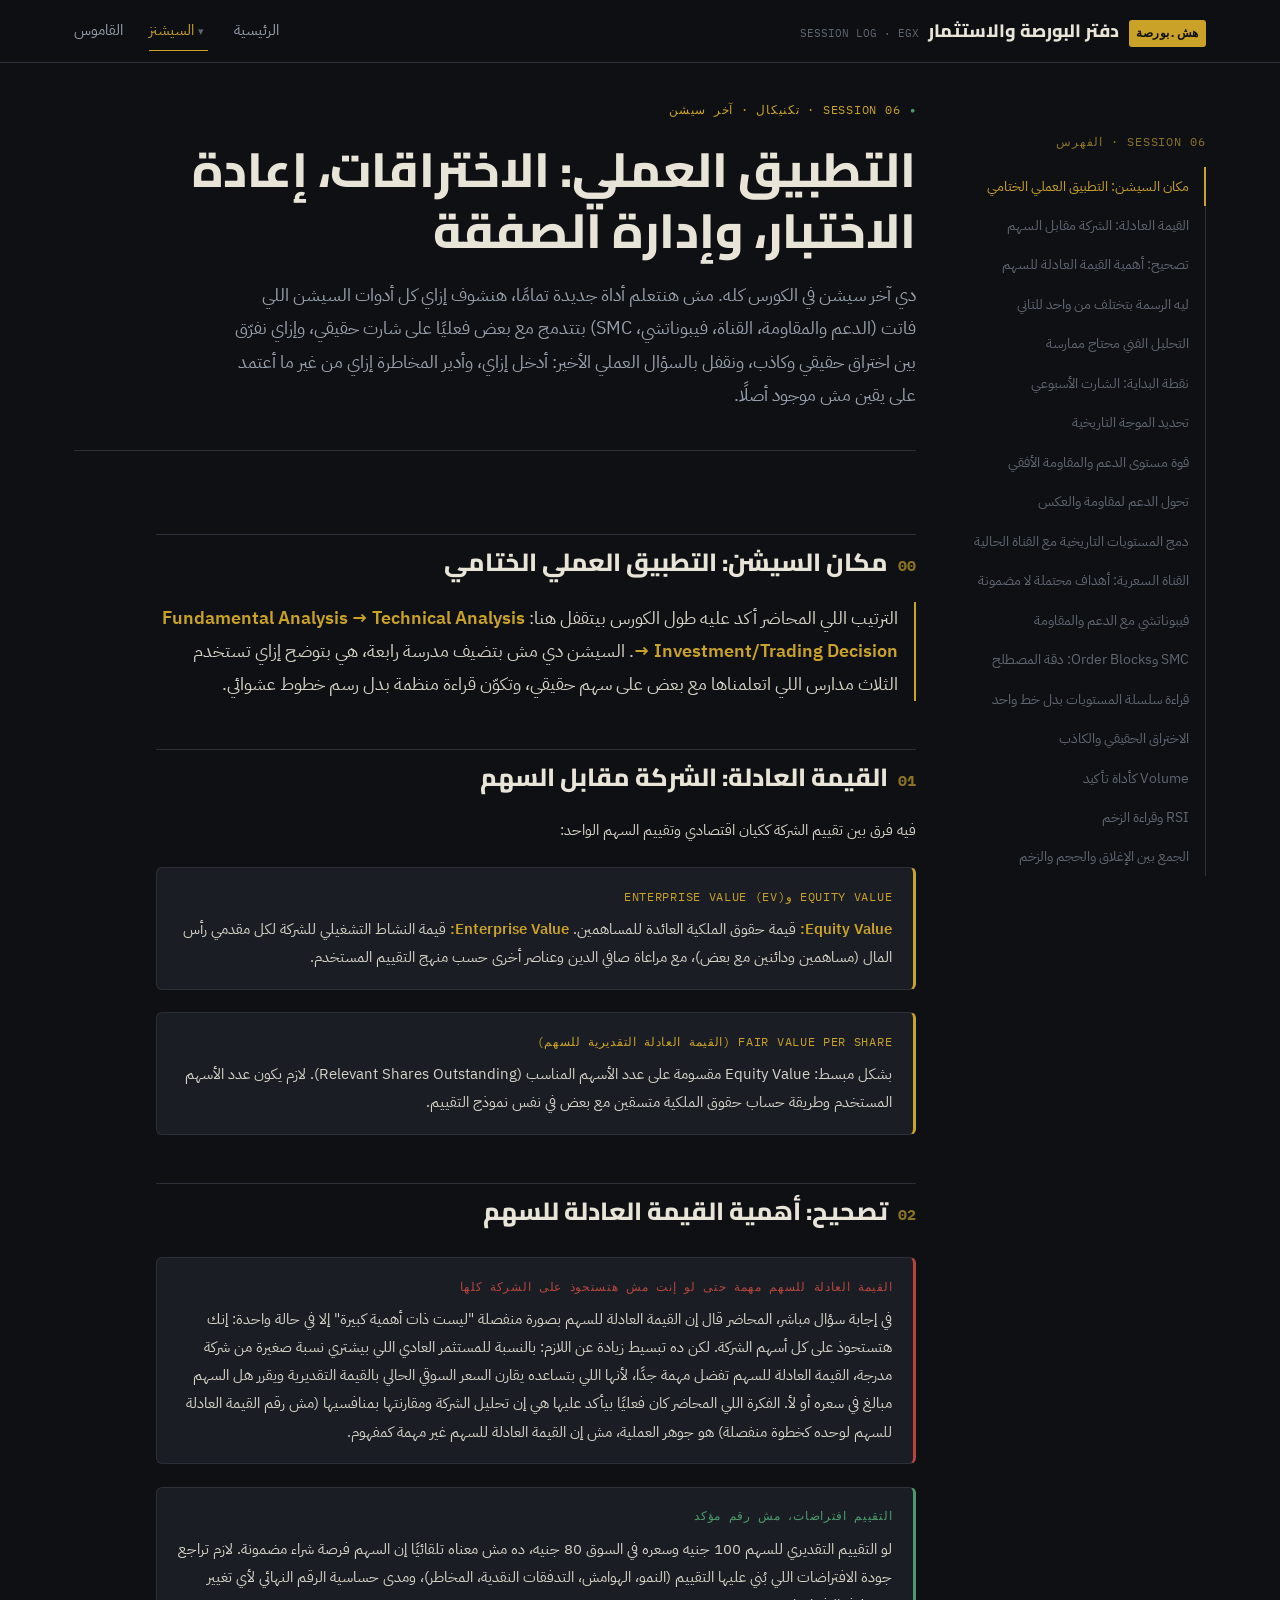
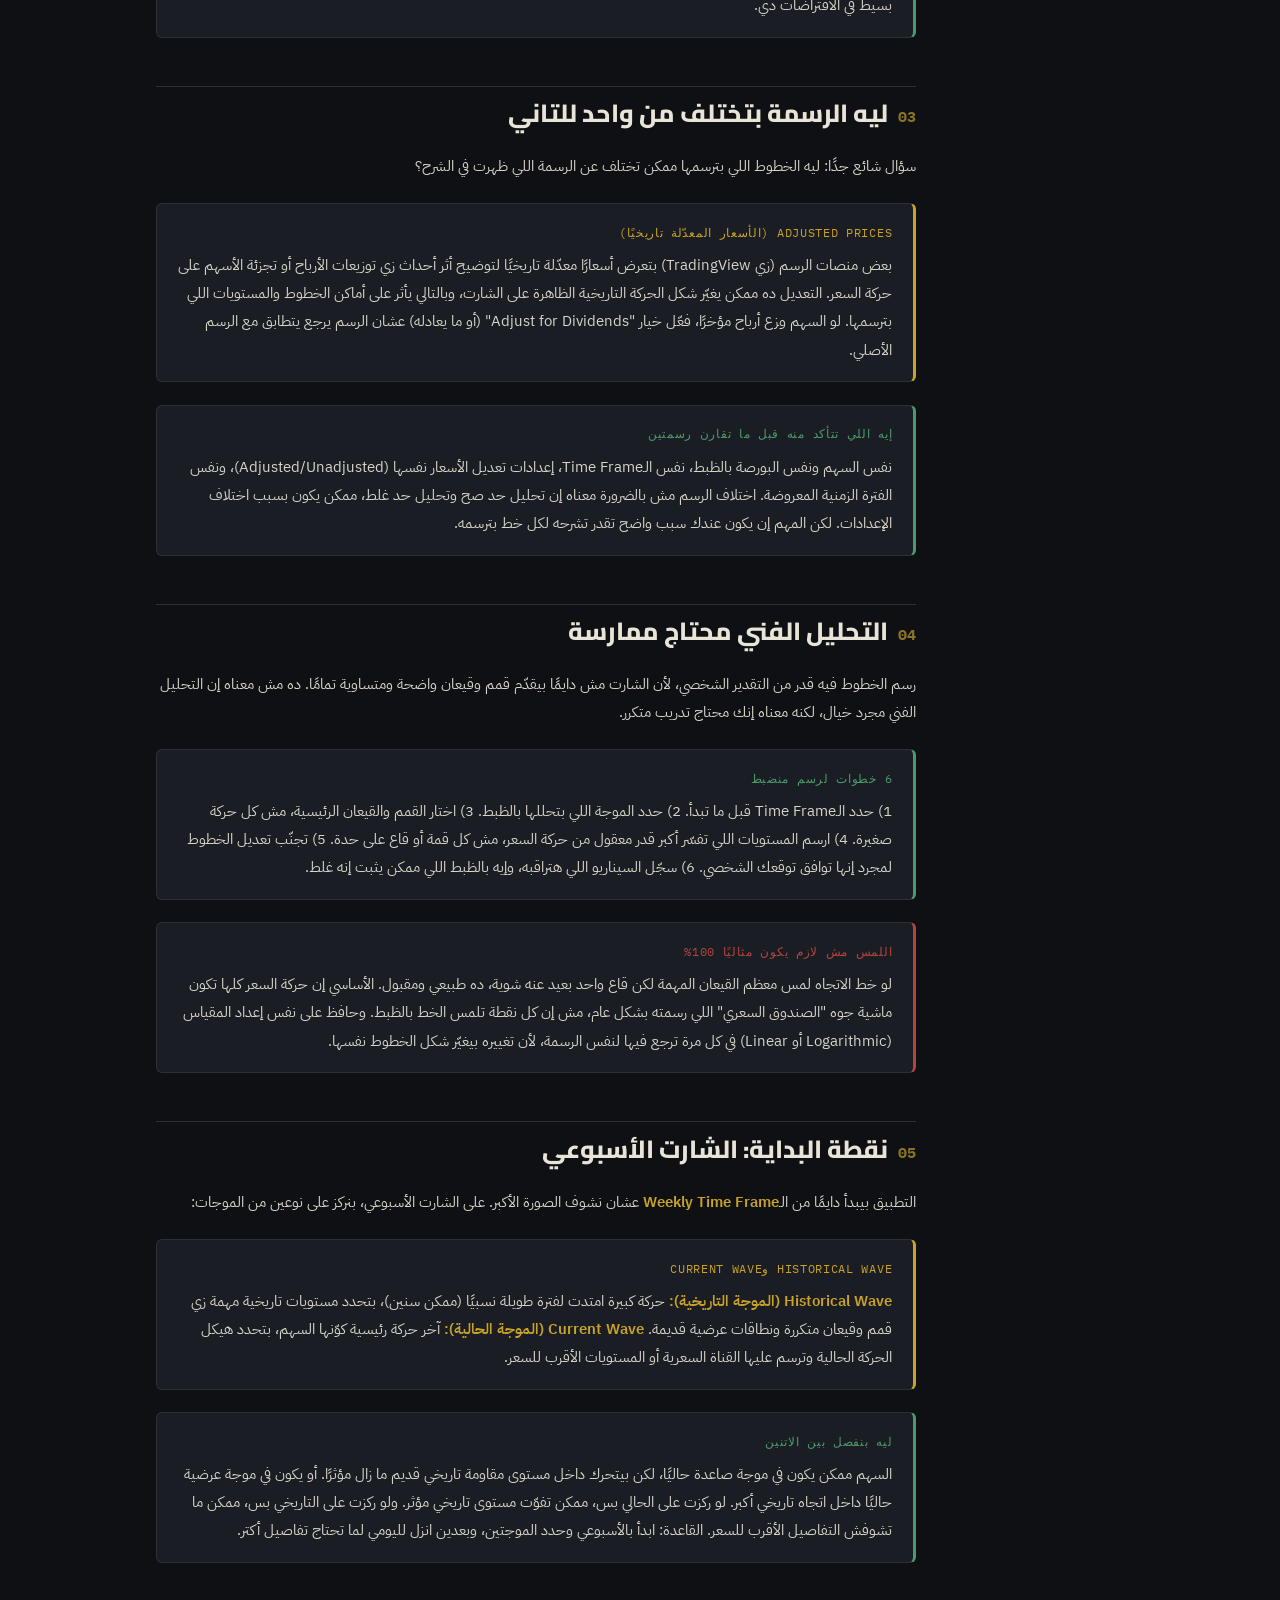
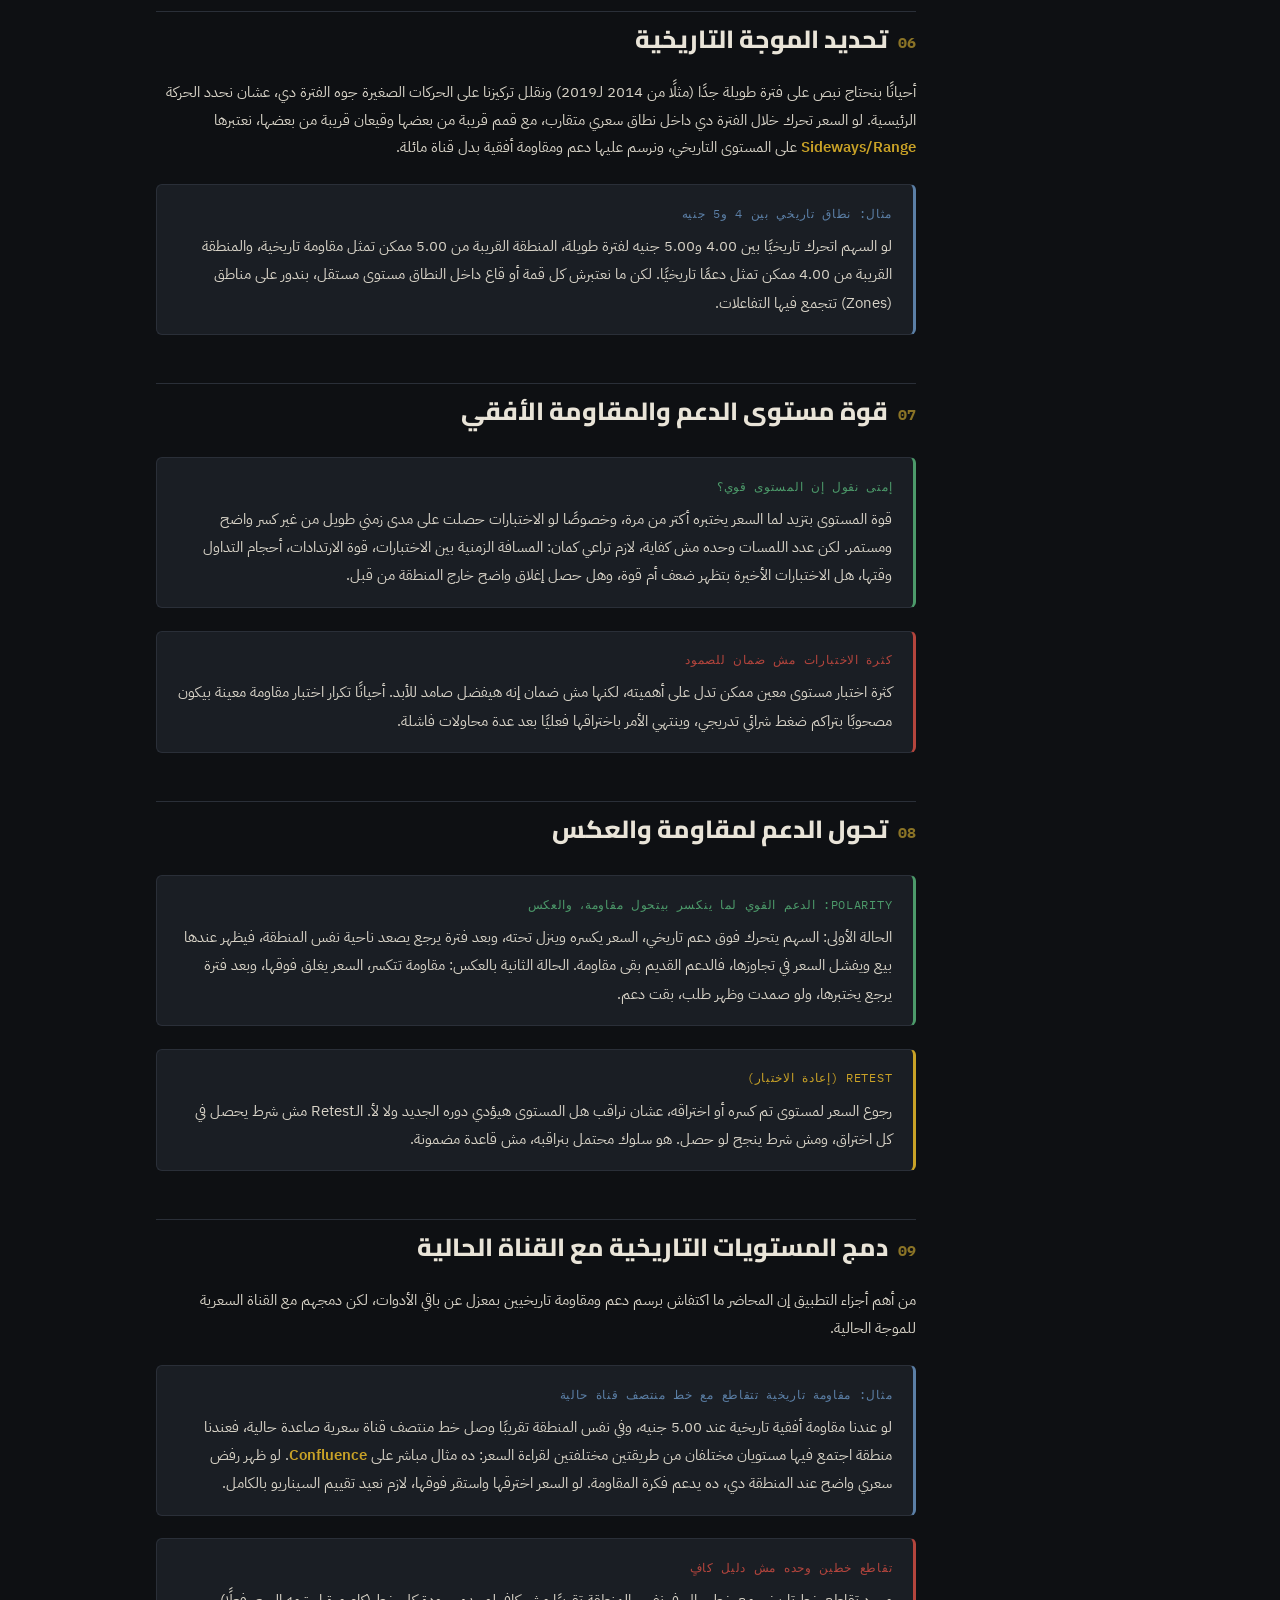
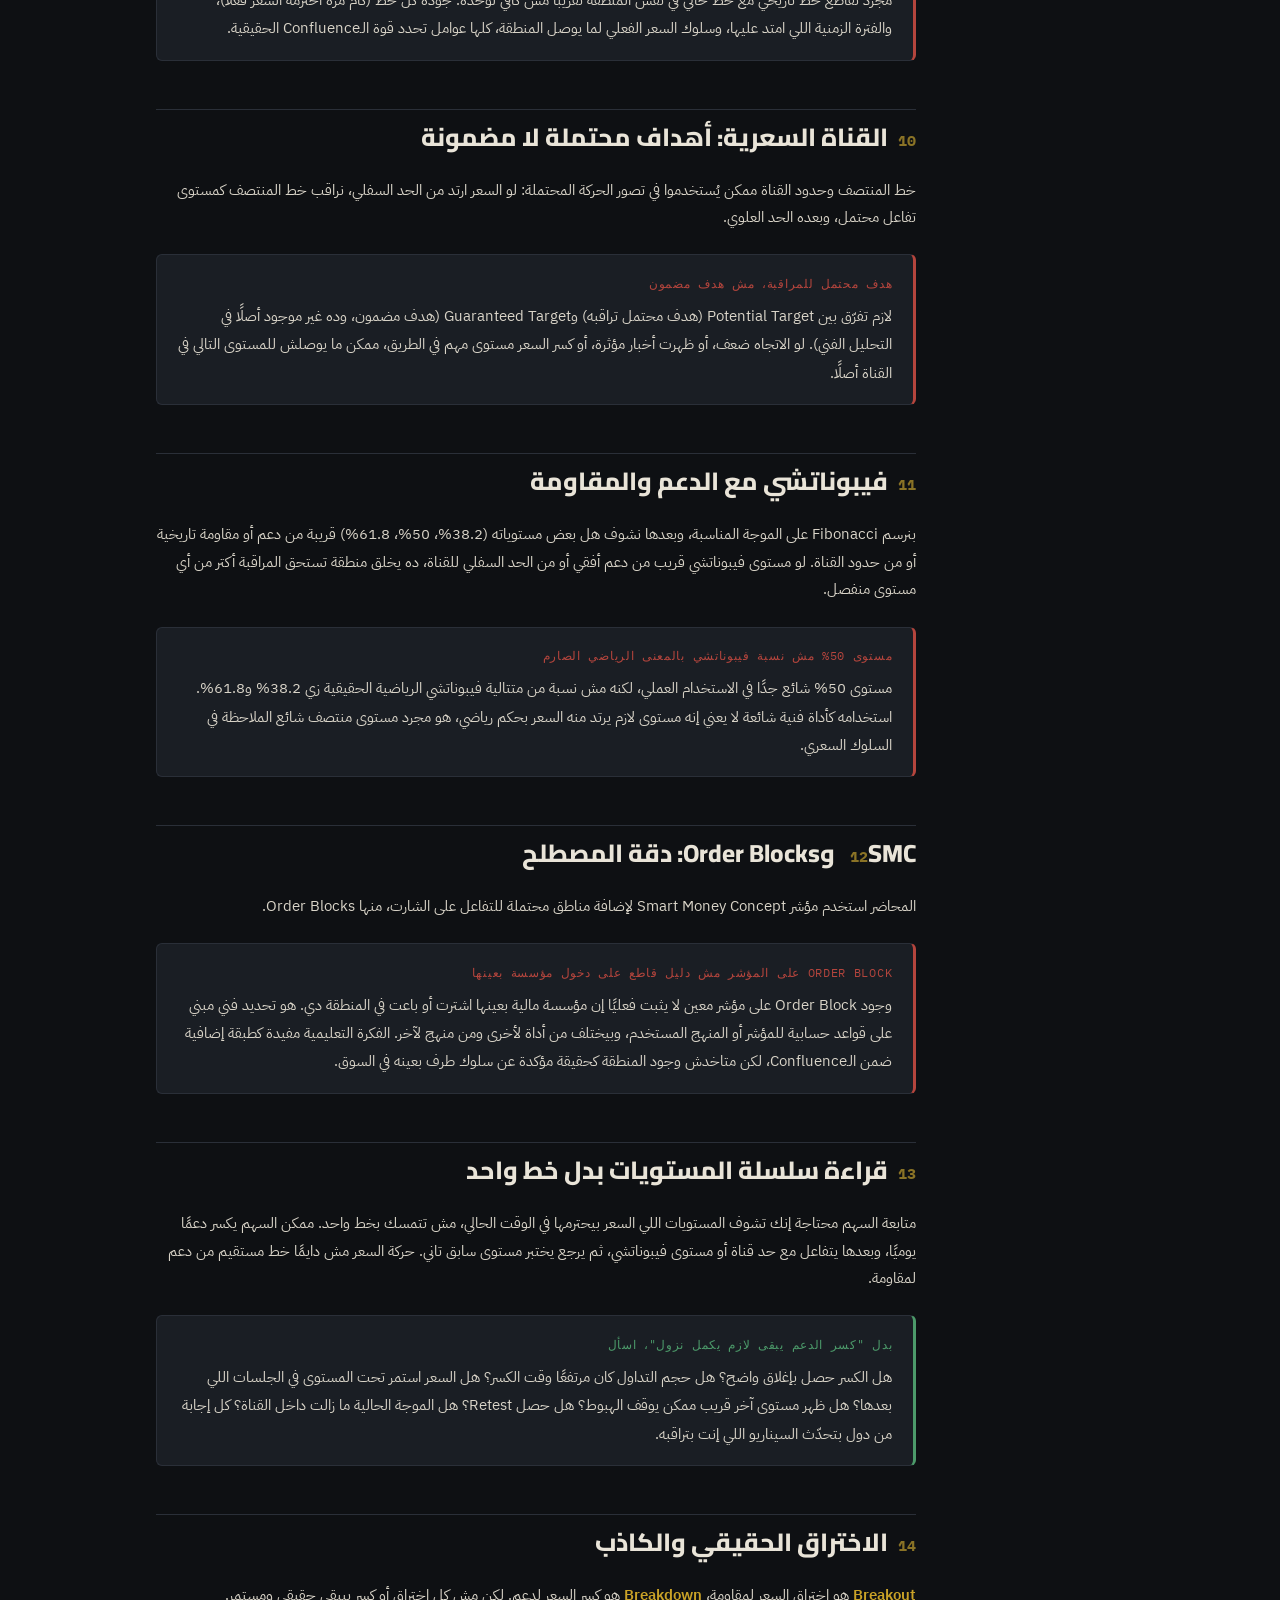
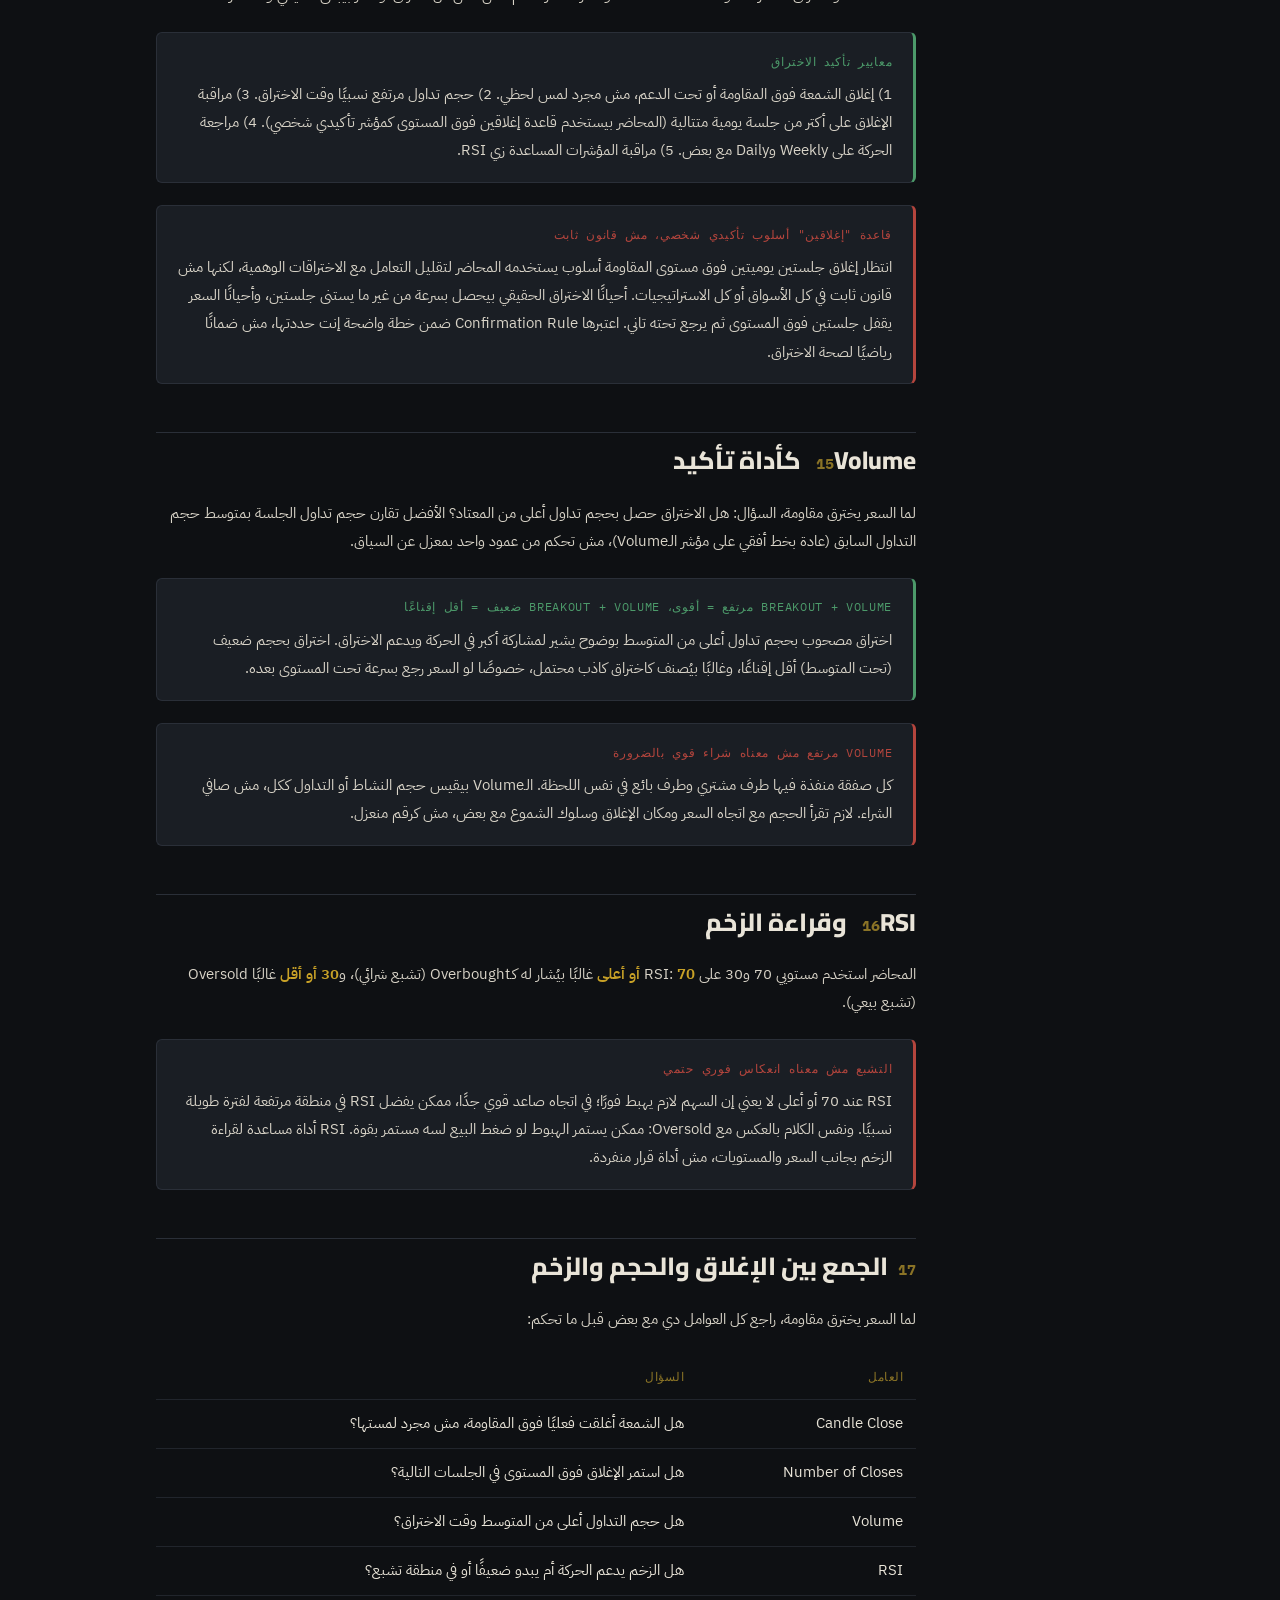
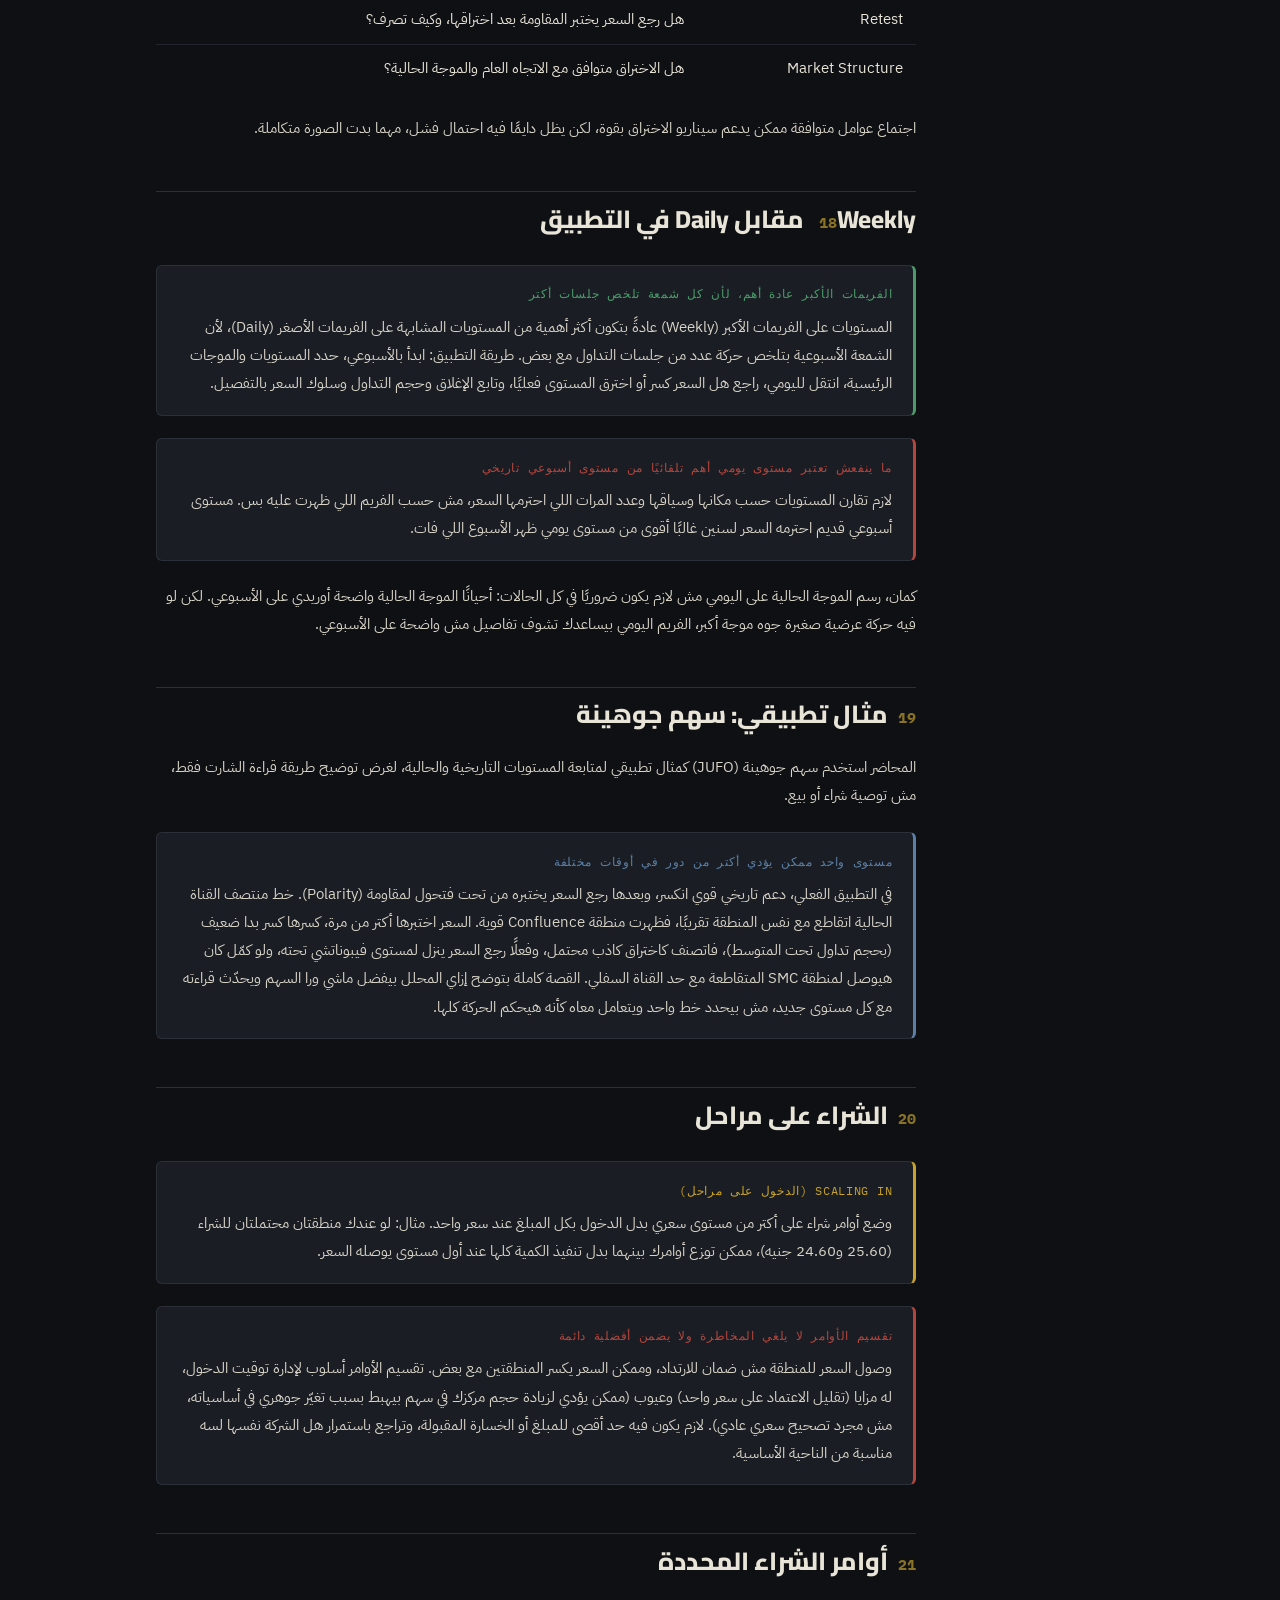
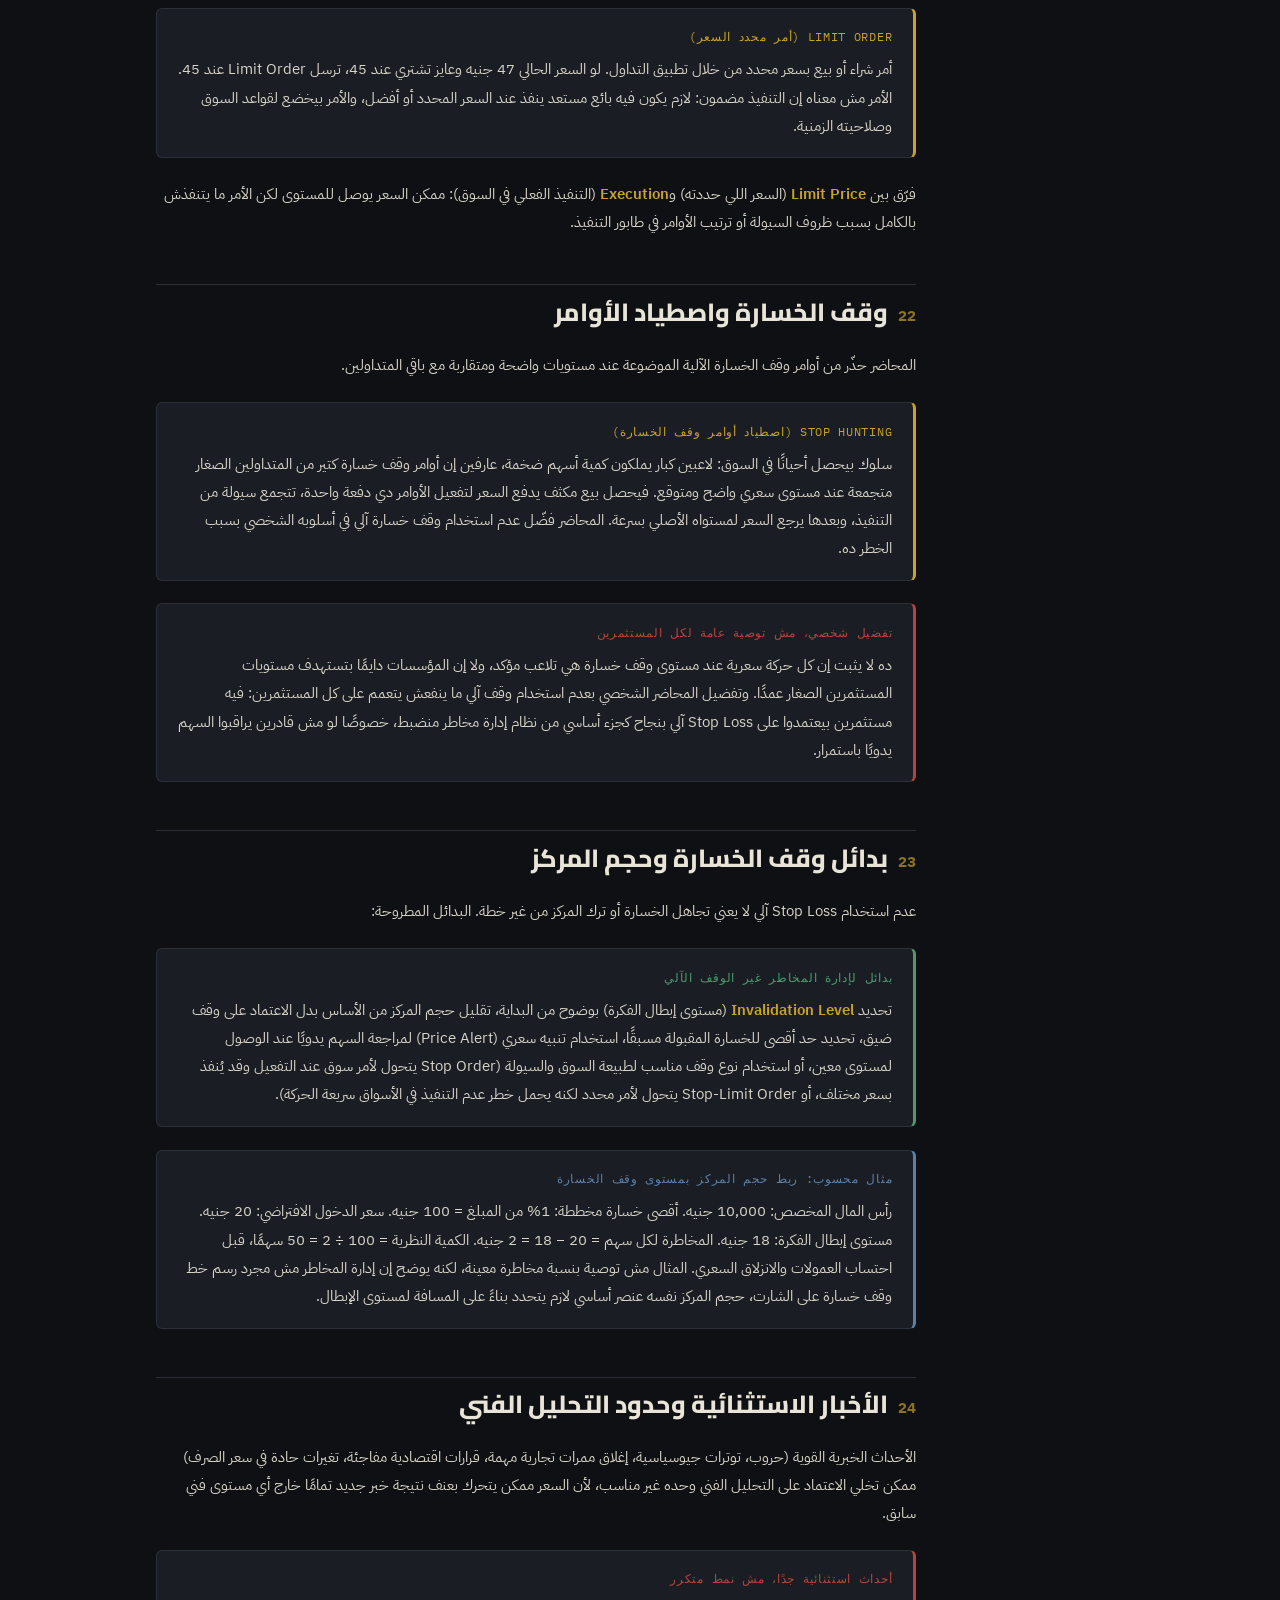
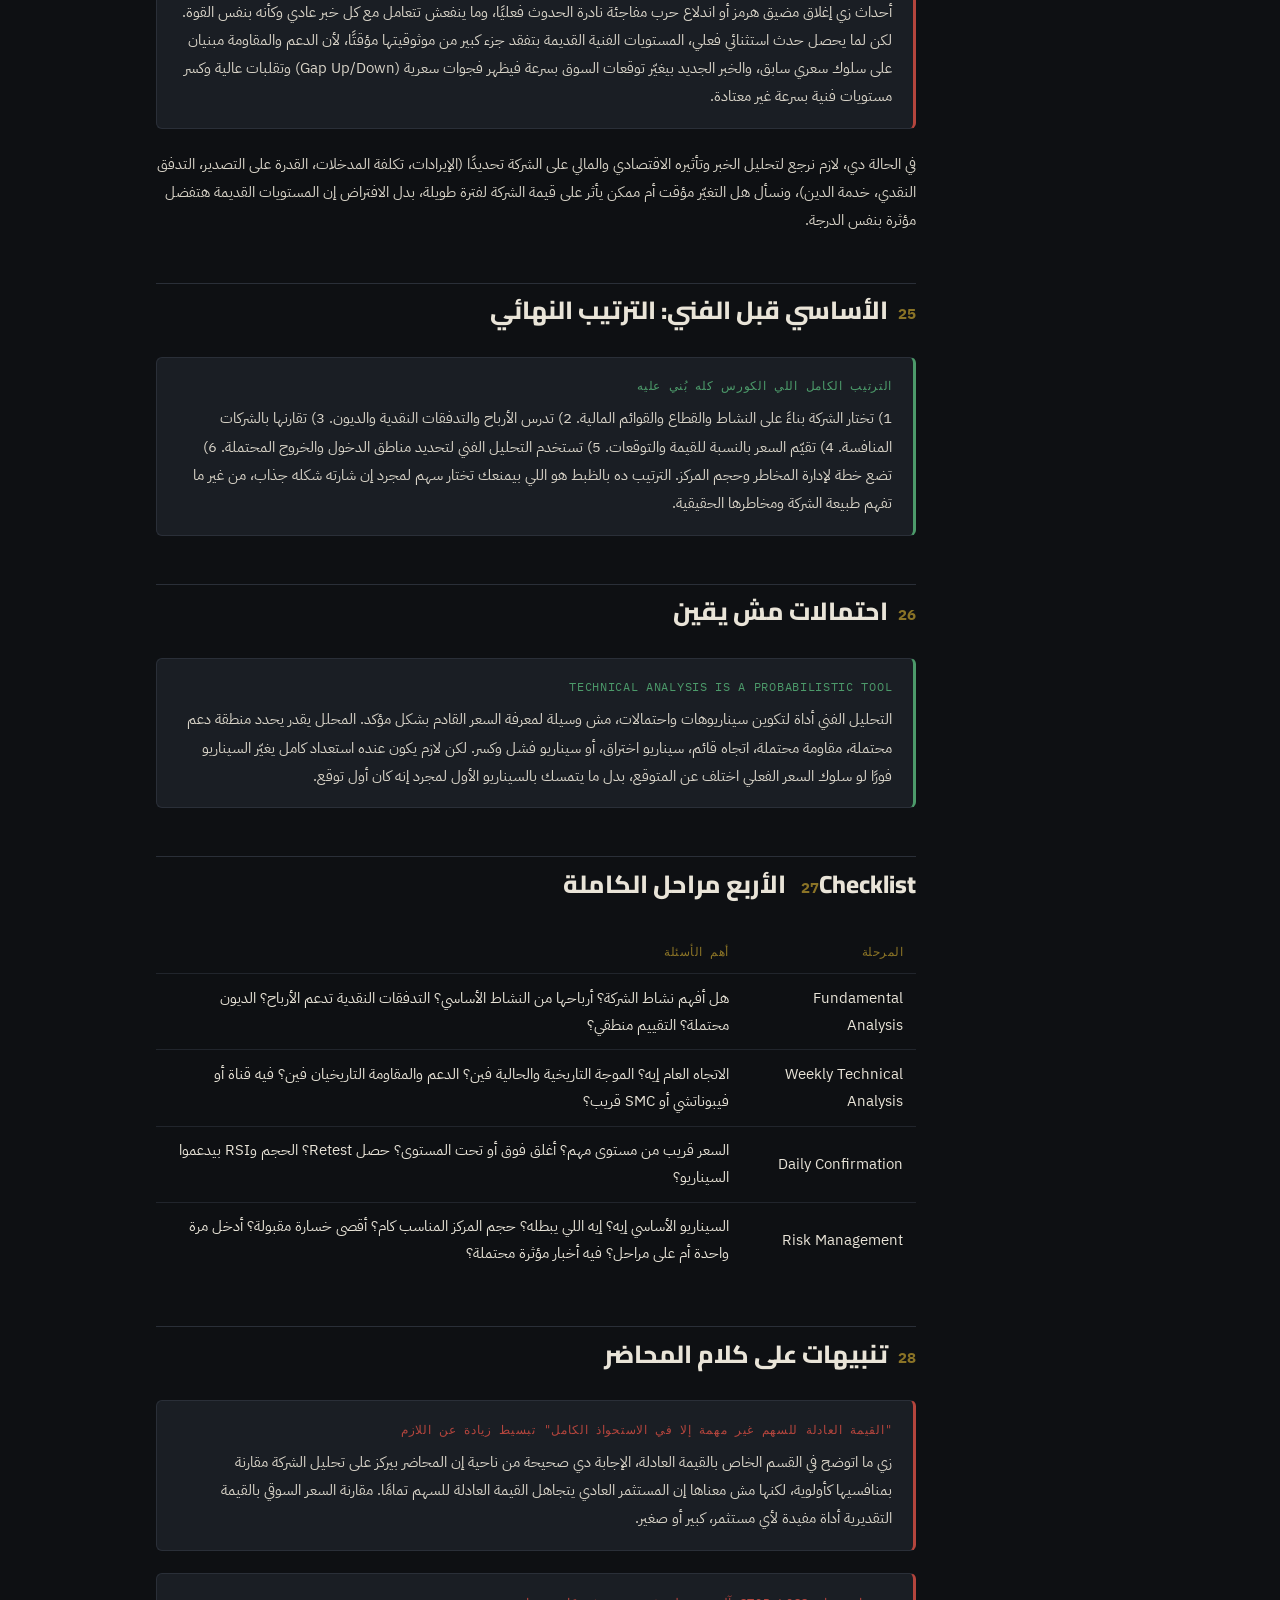
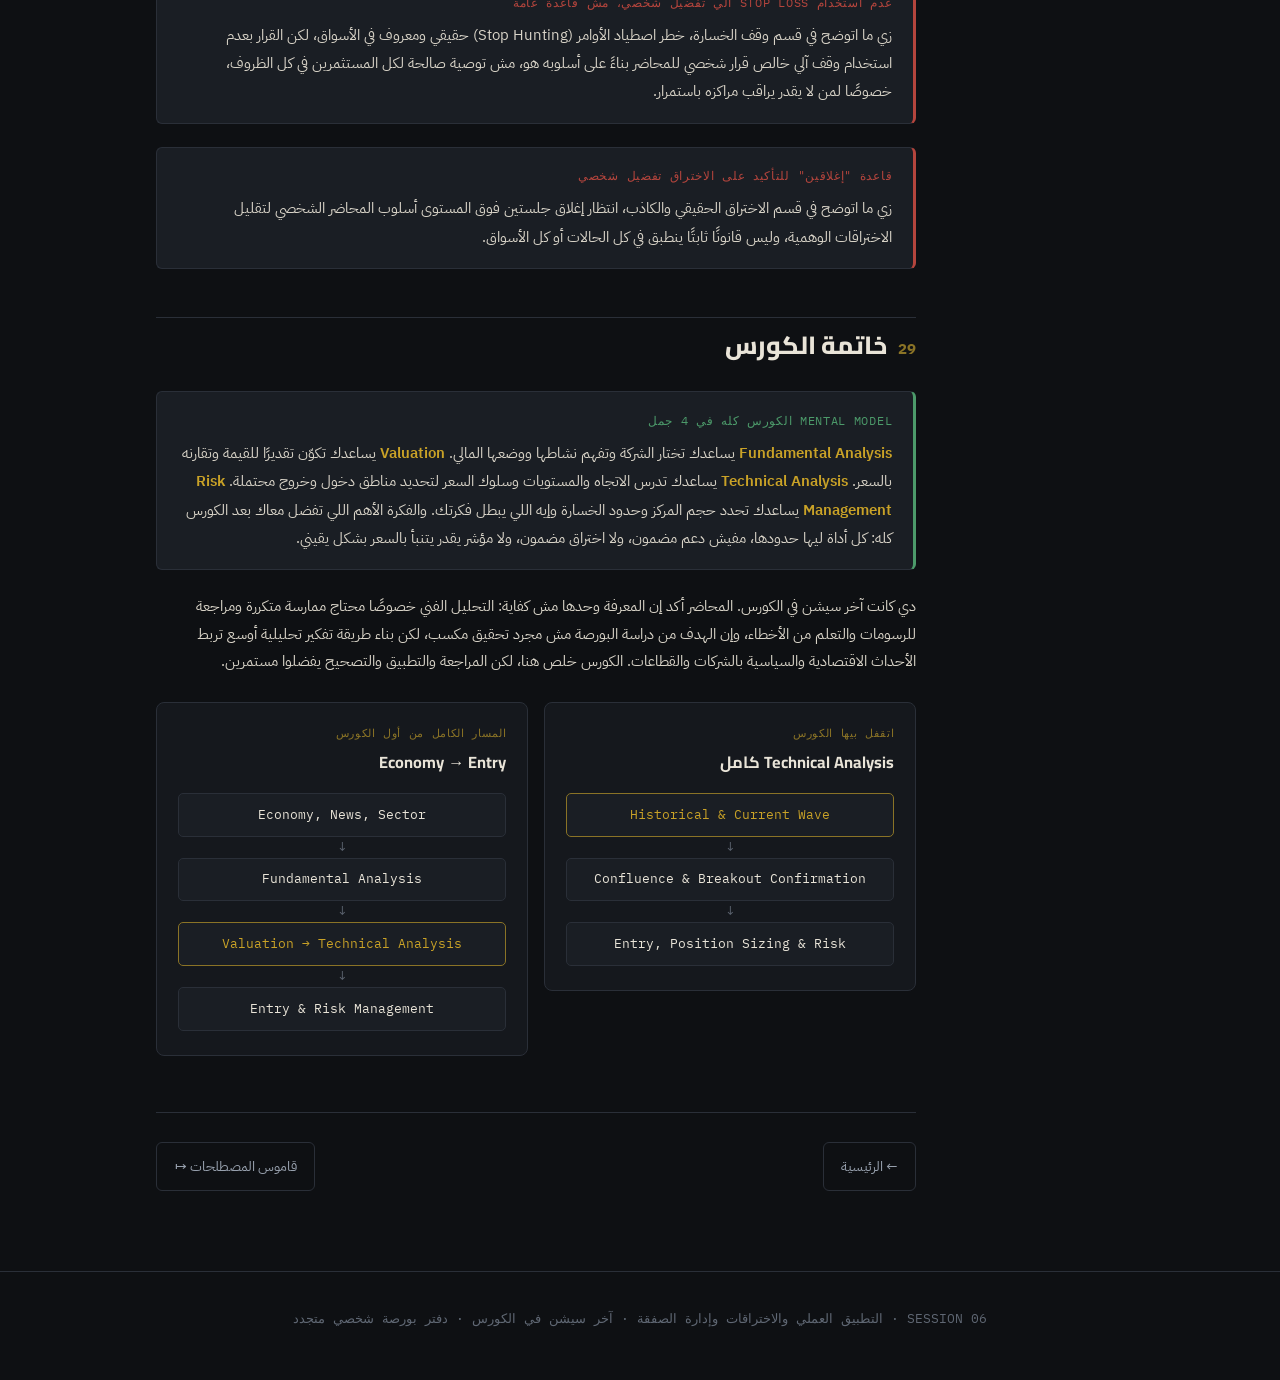
<file: session-06.html>
<!DOCTYPE html>
<html lang="ar" dir="rtl">
<head>
<meta charset="UTF-8">
<meta name="viewport" content="width=device-width, initial-scale=1.0">
<title>سيشن 6: التطبيق العملي، الاختراقات، وإدارة الصفقة | دفتر البورصة والاستثمار</title>
<link rel="stylesheet" href="style.css">
</head>
<body>

<div class="topbar">
  <div class="topbar-inner">
    <a href="index.html" class="brand">
      <span class="brand-mark">هش.بورصة</span>
      <span class="brand-name">دفتر البورصة والاستثمار</span>
      <span class="brand-sub">SESSION LOG · EGX</span>
    </a>
    <nav class="nav-links">
      <a href="index.html">الرئيسية</a>
      <details class="nav-dropdown">
        <summary class="active"><span class="caret">▾</span> السيشنز</summary>
        <div class="nav-dropdown-menu">
          <a href="session-01.html"><span class="num">01</span> مقدمة البورصة</a>
          <a href="session-02.html"><span class="num">02</span> التحليل الأساسي والقوائم المالية</a>
          <a href="session-03.html"><span class="num">03</span> النسب المالية والتقييم</a>
          <a href="session-04.html"><span class="num">04</span> من الخبر إلى اختيار السهم</a>
          <a href="session-05.html"><span class="num">05</span> مقدمة التحليل الفني</a>
          <a href="session-06.html" class="active"><span class="num">06</span> التطبيق العملي وإدارة الصفقة</a>
        </div>
      </details>
      <a href="glossary.html">القاموس</a>
    </nav>
  </div>
  <div class="progress-fill" id="progress-fill"></div>
</div>

<div class="shell with-side">
  <aside class="side">
    <div class="side-title">SESSION 06 · الفهرس</div>
    <ul class="side-list" id="side-list">
      <li><a href="#s0">مكان السيشن: التطبيق العملي الختامي</a></li>
      <li><a href="#s1">القيمة العادلة: الشركة مقابل السهم</a></li>
      <li><a href="#s2">تصحيح: أهمية القيمة العادلة للسهم</a></li>
      <li><a href="#s3">ليه الرسمة بتختلف من واحد للتاني</a></li>
      <li><a href="#s4">التحليل الفني محتاج ممارسة</a></li>
      <li><a href="#s5">نقطة البداية: الشارت الأسبوعي</a></li>
      <li><a href="#s6">تحديد الموجة التاريخية</a></li>
      <li><a href="#s7">قوة مستوى الدعم والمقاومة الأفقي</a></li>
      <li><a href="#s8">تحول الدعم لمقاومة والعكس</a></li>
      <li><a href="#s9">دمج المستويات التاريخية مع القناة الحالية</a></li>
      <li><a href="#s10">القناة السعرية: أهداف محتملة لا مضمونة</a></li>
      <li><a href="#s11">فيبوناتشي مع الدعم والمقاومة</a></li>
      <li><a href="#s12">SMC وOrder Blocks: دقة المصطلح</a></li>
      <li><a href="#s13">قراءة سلسلة المستويات بدل خط واحد</a></li>
      <li><a href="#s14">الاختراق الحقيقي والكاذب</a></li>
      <li><a href="#s15">Volume كأداة تأكيد</a></li>
      <li><a href="#s16">RSI وقراءة الزخم</a></li>
      <li><a href="#s17">الجمع بين الإغلاق والحجم والزخم</a></li>
      <li><a href="#s18">Weekly مقابل Daily في التطبيق</a></li>
      <li><a href="#s19">مثال تطبيقي: سهم جوهينة</a></li>
      <li><a href="#s20">الشراء على مراحل</a></li>
      <li><a href="#s21">أوامر الشراء المحددة</a></li>
      <li><a href="#s22">وقف الخسارة واصطياد الأوامر</a></li>
      <li><a href="#s23">بدائل وقف الخسارة وحجم المركز</a></li>
      <li><a href="#s24">الأخبار الاستثنائية وحدود التحليل الفني</a></li>
      <li><a href="#s25">الأساسي قبل الفني: الترتيب النهائي</a></li>
      <li><a href="#s26">احتمالات مش يقين</a></li>
      <li><a href="#s27">Checklist الأربع مراحل الكاملة</a></li>
      <li><a href="#s28">تنبيهات على كلام المحاضر</a></li>
      <li><a href="#s29">خاتمة الكورس</a></li>
    </ul>
  </aside>

  <main>
    <div class="hero" style="padding-top:2.2rem;">
      <div class="hero-eyebrow">SESSION 06 · تكنيكال · آخر سيشن</div>
      <h1>التطبيق العملي: الاختراقات، إعادة الاختبار، وإدارة الصفقة</h1>
      <p class="lead">دي آخر سيشن في الكورس كله. مش هنتعلم أداة جديدة تمامًا، هنشوف إزاي كل أدوات السيشن اللي فاتت (الدعم والمقاومة، القناة، فيبوناتشي، SMC) بتتدمج مع بعض فعليًا على شارت حقيقي، وإزاي نفرّق بين اختراق حقيقي وكاذب، ونقفل بالسؤال العملي الأخير: أدخل إزاي، وأدير المخاطرة إزاي من غير ما أعتمد على يقين مش موجود أصلًا.</p>
    </div>

    <div class="content">

      <h2 id="s0"><span class="n">00</span>مكان السيشن: التطبيق العملي الختامي</h2>
      <p class="lede">الترتيب اللي المحاضر أكد عليه طول الكورس بيتقفل هنا: <strong>Fundamental Analysis → Technical Analysis → Investment/Trading Decision</strong>. السيشن دي مش بتضيف مدرسة رابعة، هي بتوضح إزاي تستخدم الثلاث مدارس اللي اتعلمناها مع بعض على سهم حقيقي، وتكوّن قراءة منظمة بدل رسم خطوط عشوائي.</p>

      <h2 id="s1"><span class="n">01</span>القيمة العادلة: الشركة مقابل السهم</h2>
      <p>فيه فرق بين تقييم الشركة ككيان اقتصادي وتقييم السهم الواحد:</p>

      <div class="box term">
        <span class="label">Equity Value وEnterprise Value (EV)</span>
        <p><strong>Equity Value:</strong> قيمة حقوق الملكية العائدة للمساهمين. <strong>Enterprise Value:</strong> قيمة النشاط التشغيلي للشركة لكل مقدمي رأس المال (مساهمين ودائنين مع بعض)، مع مراعاة صافي الدين وعناصر أخرى حسب منهج التقييم المستخدم.</p>
      </div>

      <div class="box term">
        <span class="label">Fair Value per Share (القيمة العادلة التقديرية للسهم)</span>
        <p>بشكل مبسط: Equity Value مقسومة على عدد الأسهم المناسب (Relevant Shares Outstanding). لازم يكون عدد الأسهم المستخدم وطريقة حساب حقوق الملكية متسقين مع بعض في نفس نموذج التقييم.</p>
      </div>

      <h2 id="s2"><span class="n">02</span>تصحيح: أهمية القيمة العادلة للسهم</h2>

      <div class="box caution">
        <span class="label">القيمة العادلة للسهم مهمة حتى لو إنت مش هتستحوذ على الشركة كلها</span>
        <p>في إجابة سؤال مباشر، المحاضر قال إن القيمة العادلة للسهم بصورة منفصلة "ليست ذات أهمية كبيرة" إلا في حالة واحدة: إنك هتستحوذ على كل أسهم الشركة. لكن ده تبسيط زيادة عن اللازم: بالنسبة للمستثمر العادي اللي بيشتري نسبة صغيرة من شركة مدرجة، القيمة العادلة للسهم تفضل مهمة جدًا، لأنها اللي بتساعده يقارن السعر السوقي الحالي بالقيمة التقديرية ويقرر هل السهم مبالغ في سعره أو لأ. الفكرة اللي المحاضر كان فعليًا بيأكد عليها هي إن تحليل الشركة ومقارنتها بمنافسيها (مش رقم القيمة العادلة للسهم لوحده كخطوة منفصلة) هو جوهر العملية، مش إن القيمة العادلة للسهم غير مهمة كمفهوم.</p>
      </div>

      <div class="box rule">
        <span class="label">التقييم افتراضات، مش رقم مؤكد</span>
        <p>لو التقييم التقديري للسهم 100 جنيه وسعره في السوق 80 جنيه، ده مش معناه تلقائيًا إن السهم فرصة شراء مضمونة. لازم تراجع جودة الافتراضات اللي بُني عليها التقييم (النمو، الهوامش، التدفقات النقدية، المخاطر)، ومدى حساسية الرقم النهائي لأي تغيير بسيط في الافتراضات دي.</p>
      </div>

      <h2 id="s3"><span class="n">03</span>ليه الرسمة بتختلف من واحد للتاني</h2>
      <p>سؤال شائع جدًا: ليه الخطوط اللي بترسمها ممكن تختلف عن الرسمة اللي ظهرت في الشرح؟</p>

      <div class="box term">
        <span class="label">Adjusted Prices (الأسعار المعدّلة تاريخيًا)</span>
        <p>بعض منصات الرسم (زي TradingView) بتعرض أسعارًا معدّلة تاريخيًا لتوضيح أثر أحداث زي توزيعات الأرباح أو تجزئة الأسهم على حركة السعر. التعديل ده ممكن يغيّر شكل الحركة التاريخية الظاهرة على الشارت، وبالتالي يأثر على أماكن الخطوط والمستويات اللي بترسمها. لو السهم وزع أرباح مؤخرًا، فعّل خيار "Adjust for Dividends" (أو ما يعادله) عشان الرسم يرجع يتطابق مع الرسم الأصلي.</p>
      </div>

      <div class="box rule">
        <span class="label">إيه اللي تتأكد منه قبل ما تقارن رسمتين</span>
        <p>نفس السهم ونفس البورصة بالظبط، نفس الـTime Frame، إعدادات تعديل الأسعار نفسها (Adjusted/Unadjusted)، ونفس الفترة الزمنية المعروضة. اختلاف الرسم مش بالضرورة معناه إن تحليل حد صح وتحليل حد غلط، ممكن يكون بسبب اختلاف الإعدادات. لكن المهم إن يكون عندك سبب واضح تقدر تشرحه لكل خط بترسمه.</p>
      </div>

      <h2 id="s4"><span class="n">04</span>التحليل الفني محتاج ممارسة</h2>
      <p>رسم الخطوط فيه قدر من التقدير الشخصي، لأن الشارت مش دايمًا بيقدّم قمم وقيعان واضحة ومتساوية تمامًا. ده مش معناه إن التحليل الفني مجرد خيال، لكنه معناه إنك محتاج تدريب متكرر.</p>

      <div class="box rule">
        <span class="label">6 خطوات لرسم منضبط</span>
        <p>1) حدد الـTime Frame قبل ما تبدأ. 2) حدد الموجة اللي بتحللها بالظبط. 3) اختار القمم والقيعان الرئيسية، مش كل حركة صغيرة. 4) ارسم المستويات اللي تفسّر أكبر قدر معقول من حركة السعر، مش كل قمة أو قاع على حدة. 5) تجنّب تعديل الخطوط لمجرد إنها توافق توقعك الشخصي. 6) سجّل السيناريو اللي هتراقبه، وإيه بالظبط اللي ممكن يثبت إنه غلط.</p>
      </div>

      <div class="box caution">
        <span class="label">اللمس مش لازم يكون مثاليًا 100%</span>
        <p>لو خط الاتجاه لمس معظم القيعان المهمة لكن قاع واحد بعيد عنه شوية، ده طبيعي ومقبول. الأساسي إن حركة السعر كلها تكون ماشية جوه "الصندوق السعري" اللي رسمته بشكل عام، مش إن كل نقطة تلمس الخط بالظبط. وحافظ على نفس إعداد المقياس (Logarithmic أو Linear) في كل مرة ترجع فيها لنفس الرسمة، لأن تغييره بيغيّر شكل الخطوط نفسها.</p>
      </div>

      <h2 id="s5"><span class="n">05</span>نقطة البداية: الشارت الأسبوعي</h2>
      <p>التطبيق بيبدأ دايمًا من الـ<strong>Weekly Time Frame</strong> عشان نشوف الصورة الأكبر. على الشارت الأسبوعي، بنركز على نوعين من الموجات:</p>

      <div class="box term">
        <span class="label">Historical Wave وCurrent Wave</span>
        <p><strong>Historical Wave (الموجة التاريخية):</strong> حركة كبيرة امتدت لفترة طويلة نسبيًا (ممكن سنين)، بتحدد مستويات تاريخية مهمة زي قمم وقيعان متكررة ونطاقات عرضية قديمة. <strong>Current Wave (الموجة الحالية):</strong> آخر حركة رئيسية كوّنها السهم، بتحدد هيكل الحركة الحالية وترسم عليها القناة السعرية أو المستويات الأقرب للسعر.</p>
      </div>

      <div class="box rule">
        <span class="label">ليه بنفصل بين الاتنين</span>
        <p>السهم ممكن يكون في موجة صاعدة حاليًا، لكن بيتحرك داخل مستوى مقاومة تاريخي قديم ما زال مؤثرًا. أو يكون في موجة عرضية حاليًا داخل اتجاه تاريخي أكبر. لو ركزت على الحالي بس، ممكن تفوّت مستوى تاريخي مؤثر. ولو ركزت على التاريخي بس، ممكن ما تشوفش التفاصيل الأقرب للسعر. القاعدة: ابدأ بالأسبوعي وحدد الموجتين، وبعدين انزل لليومي لما تحتاج تفاصيل أكتر.</p>
      </div>

      <h2 id="s6"><span class="n">06</span>تحديد الموجة التاريخية</h2>
      <p>أحيانًا بنحتاج نبص على فترة طويلة جدًا (مثلًا من 2014 لـ2019) ونقلل تركيزنا على الحركات الصغيرة جوه الفترة دي، عشان نحدد الحركة الرئيسية. لو السعر تحرك خلال الفترة دي داخل نطاق سعري متقارب، مع قمم قريبة من بعضها وقيعان قريبة من بعضها، نعتبرها <strong>Sideways/Range</strong> على المستوى التاريخي، ونرسم عليها دعم ومقاومة أفقية بدل قناة مائلة.</p>

      <div class="box example">
        <span class="label">مثال: نطاق تاريخي بين 4 و5 جنيه</span>
        <p>لو السهم اتحرك تاريخيًا بين 4.00 و5.00 جنيه لفترة طويلة، المنطقة القريبة من 5.00 ممكن تمثل مقاومة تاريخية، والمنطقة القريبة من 4.00 ممكن تمثل دعمًا تاريخيًا. لكن ما نعتبرش كل قمة أو قاع داخل النطاق مستوى مستقل، بندور على مناطق (Zones) تتجمع فيها التفاعلات.</p>
      </div>

      <h2 id="s7"><span class="n">07</span>قوة مستوى الدعم والمقاومة الأفقي</h2>

      <div class="box rule">
        <span class="label">إمتى نقول إن المستوى قوي؟</span>
        <p>قوة المستوى بتزيد لما السعر يختبره أكتر من مرة، وخصوصًا لو الاختبارات حصلت على مدى زمني طويل من غير كسر واضح ومستمر. لكن عدد اللمسات وحده مش كفاية، لازم تراعي كمان: المسافة الزمنية بين الاختبارات، قوة الارتدادات، أحجام التداول وقتها، هل الاختبارات الأخيرة بتظهر ضعف أم قوة، وهل حصل إغلاق واضح خارج المنطقة من قبل.</p>
      </div>

      <div class="box caution">
        <span class="label">كثرة الاختبارات مش ضمان للصمود</span>
        <p>كثرة اختبار مستوى معين ممكن تدل على أهميته، لكنها مش ضمان إنه هيفضل صامد للأبد. أحيانًا تكرار اختبار مقاومة معينة بيكون مصحوبًا بتراكم ضغط شرائي تدريجي، وينتهي الأمر باختراقها فعليًا بعد عدة محاولات فاشلة.</p>
      </div>

      <h2 id="s8"><span class="n">08</span>تحول الدعم لمقاومة والعكس</h2>

      <div class="box rule">
        <span class="label">Polarity: الدعم القوي لما ينكسر بيتحول مقاومة، والعكس</span>
        <p>الحالة الأولى: السهم يتحرك فوق دعم تاريخي، السعر يكسره وينزل تحته، وبعد فترة يرجع يصعد ناحية نفس المنطقة، فيظهر عندها بيع ويفشل السعر في تجاوزها، فالدعم القديم بقى مقاومة. الحالة الثانية بالعكس: مقاومة تتكسر، السعر يغلق فوقها، وبعد فترة يرجع يختبرها، ولو صمدت وظهر طلب، بقت دعم.</p>
      </div>

      <div class="box term">
        <span class="label">Retest (إعادة الاختبار)</span>
        <p>رجوع السعر لمستوى تم كسره أو اختراقه، عشان نراقب هل المستوى هيؤدي دوره الجديد ولا لأ. الـRetest مش شرط يحصل في كل اختراق، ومش شرط ينجح لو حصل. هو سلوك محتمل بنراقبه، مش قاعدة مضمونة.</p>
      </div>

      <h2 id="s9"><span class="n">09</span>دمج المستويات التاريخية مع القناة الحالية</h2>
      <p>من أهم أجزاء التطبيق إن المحاضر ما اكتفاش برسم دعم ومقاومة تاريخيين بمعزل عن باقي الأدوات، لكن دمجهم مع القناة السعرية للموجة الحالية.</p>

      <div class="box example">
        <span class="label">مثال: مقاومة تاريخية تتقاطع مع خط منتصف قناة حالية</span>
        <p>لو عندنا مقاومة أفقية تاريخية عند 5.00 جنيه، وفي نفس المنطقة تقريبًا وصل خط منتصف قناة سعرية صاعدة حالية، فعندنا منطقة اجتمع فيها مستويان مختلفان من طريقتين مختلفتين لقراءة السعر: ده مثال مباشر على <strong>Confluence</strong>. لو ظهر رفض سعري واضح عند المنطقة دي، ده يدعم فكرة المقاومة. لو السعر اخترقها واستقر فوقها، لازم نعيد تقييم السيناريو بالكامل.</p>
      </div>

      <div class="box caution">
        <span class="label">تقاطع خطين وحده مش دليل كافٍ</span>
        <p>مجرد تقاطع خط تاريخي مع خط حالي في نفس المنطقة تقريبًا مش كافي لوحده. جودة كل خط (كام مرة احترمه السعر فعلًا)، والفترة الزمنية اللي امتد عليها، وسلوك السعر الفعلي لما يوصل المنطقة، كلها عوامل تحدد قوة الـConfluence الحقيقية.</p>
      </div>

      <h2 id="s10"><span class="n">10</span>القناة السعرية: أهداف محتملة لا مضمونة</h2>
      <p>خط المنتصف وحدود القناة ممكن يُستخدموا في تصور الحركة المحتملة: لو السعر ارتد من الحد السفلي، نراقب خط المنتصف كمستوى تفاعل محتمل، وبعده الحد العلوي.</p>

      <div class="box caution">
        <span class="label">هدف محتمل للمراقبة، مش هدف مضمون</span>
        <p>لازم تفرّق بين Potential Target (هدف محتمل تراقبه) وGuaranteed Target (هدف مضمون، وده غير موجود أصلًا في التحليل الفني). لو الاتجاه ضعف، أو ظهرت أخبار مؤثرة، أو كسر السعر مستوى مهم في الطريق، ممكن ما يوصلش للمستوى التالي في القناة أصلًا.</p>
      </div>

      <h2 id="s11"><span class="n">11</span>فيبوناتشي مع الدعم والمقاومة</h2>
      <p>بنرسم Fibonacci على الموجة المناسبة، وبعدها نشوف هل بعض مستوياته (38.2%، 50%، 61.8%) قريبة من دعم أو مقاومة تاريخية أو من حدود القناة. لو مستوى فيبوناتشي قريب من دعم أفقي أو من الحد السفلي للقناة، ده يخلق منطقة تستحق المراقبة أكتر من أي مستوى منفصل.</p>

      <div class="box caution">
        <span class="label">مستوى 50% مش نسبة فيبوناتشي بالمعنى الرياضي الصارم</span>
        <p>مستوى 50% شائع جدًا في الاستخدام العملي، لكنه مش نسبة من متتالية فيبوناتشي الرياضية الحقيقية زي 38.2% و61.8%. استخدامه كأداة فنية شائعة لا يعني إنه مستوى لازم يرتد منه السعر بحكم رياضي، هو مجرد مستوى منتصف شائع الملاحظة في السلوك السعري.</p>
      </div>

      <h2 id="s12"><span class="n">12</span>SMC وOrder Blocks: دقة المصطلح</h2>
      <p>المحاضر استخدم مؤشر Smart Money Concept لإضافة مناطق محتملة للتفاعل على الشارت، منها Order Blocks.</p>

      <div class="box caution">
        <span class="label">Order Block على المؤشر مش دليل قاطع على دخول مؤسسة بعينها</span>
        <p>وجود Order Block على مؤشر معين لا يثبت فعليًا إن مؤسسة مالية بعينها اشترت أو باعت في المنطقة دي. هو تحديد فني مبني على قواعد حسابية للمؤشر أو المنهج المستخدم، وبيختلف من أداة لأخرى ومن منهج لآخر. الفكرة التعليمية مفيدة كطبقة إضافية ضمن الـConfluence، لكن متاخدش وجود المنطقة كحقيقة مؤكدة عن سلوك طرف بعينه في السوق.</p>
      </div>

      <h2 id="s13"><span class="n">13</span>قراءة سلسلة المستويات بدل خط واحد</h2>
      <p>متابعة السهم محتاجة إنك تشوف المستويات اللي السعر بيحترمها في الوقت الحالي، مش تتمسك بخط واحد. ممكن السهم يكسر دعمًا يوميًا، وبعدها يتفاعل مع حد قناة أو مستوى فيبوناتشي، ثم يرجع يختبر مستوى سابق تاني. حركة السعر مش دايمًا خط مستقيم من دعم لمقاومة.</p>

      <div class="box rule">
        <span class="label">بدل "كسر الدعم يبقى لازم يكمل نزول"، اسأل</span>
        <p>هل الكسر حصل بإغلاق واضح؟ هل حجم التداول كان مرتفعًا وقت الكسر؟ هل السعر استمر تحت المستوى في الجلسات اللي بعدها؟ هل ظهر مستوى آخر قريب ممكن يوقف الهبوط؟ هل حصل Retest؟ هل الموجة الحالية ما زالت داخل القناة؟ كل إجابة من دول بتحدّث السيناريو اللي إنت بتراقبه.</p>
      </div>

      <h2 id="s14"><span class="n">14</span>الاختراق الحقيقي والكاذب</h2>
      <p><strong>Breakout</strong> هو اختراق السعر لمقاومة، <strong>Breakdown</strong> هو كسر السعر لدعم. لكن مش كل اختراق أو كسر بيبقى حقيقي ومستمر.</p>

      <div class="box rule">
        <span class="label">معايير تأكيد الاختراق</span>
        <p>1) إغلاق الشمعة فوق المقاومة أو تحت الدعم، مش مجرد لمس لحظي. 2) حجم تداول مرتفع نسبيًا وقت الاختراق. 3) مراقبة الإغلاق على أكتر من جلسة يومية متتالية (المحاضر بيستخدم قاعدة إغلاقين فوق المستوى كمؤشر تأكيدي شخصي). 4) مراجعة الحركة على Weekly وDaily مع بعض. 5) مراقبة المؤشرات المساعدة زي RSI.</p>
      </div>

      <div class="box caution">
        <span class="label">قاعدة "إغلاقين" أسلوب تأكيدي شخصي، مش قانون ثابت</span>
        <p>انتظار إغلاق جلستين يوميتين فوق مستوى المقاومة أسلوب يستخدمه المحاضر لتقليل التعامل مع الاختراقات الوهمية، لكنها مش قانون ثابت في كل الأسواق أو كل الاستراتيجيات. أحيانًا الاختراق الحقيقي بيحصل بسرعة من غير ما يستنى جلستين، وأحيانًا السعر يقفل جلستين فوق المستوى ثم يرجع تحته تاني. اعتبرها Confirmation Rule ضمن خطة واضحة إنت حددتها، مش ضمانًا رياضيًا لصحة الاختراق.</p>
      </div>

      <h2 id="s15"><span class="n">15</span>Volume كأداة تأكيد</h2>
      <p>لما السعر يخترق مقاومة، السؤال: هل الاختراق حصل بحجم تداول أعلى من المعتاد؟ الأفضل تقارن حجم تداول الجلسة بمتوسط حجم التداول السابق (عادة بخط أفقي على مؤشر الـVolume)، مش تحكم من عمود واحد بمعزل عن السياق.</p>

      <div class="box rule">
        <span class="label">Breakout + Volume مرتفع = أقوى، Breakout + Volume ضعيف = أقل إقناعًا</span>
        <p>اختراق مصحوب بحجم تداول أعلى من المتوسط بوضوح يشير لمشاركة أكبر في الحركة ويدعم الاختراق. اختراق بحجم ضعيف (تحت المتوسط) أقل إقناعًا، وغالبًا بيُصنف كاختراق كاذب محتمل، خصوصًا لو السعر رجع بسرعة تحت المستوى بعده.</p>
      </div>

      <div class="box caution">
        <span class="label">Volume مرتفع مش معناه شراء قوي بالضرورة</span>
        <p>كل صفقة منفذة فيها طرف مشتري وطرف بائع في نفس اللحظة. الـVolume بيقيس حجم النشاط أو التداول ككل، مش صافي الشراء. لازم تقرأ الحجم مع اتجاه السعر ومكان الإغلاق وسلوك الشموع مع بعض، مش كرقم منعزل.</p>
      </div>

      <h2 id="s16"><span class="n">16</span>RSI وقراءة الزخم</h2>
      <p>المحاضر استخدم مستويي 70 و30 على RSI: <strong>70 أو أعلى</strong> غالبًا بيُشار له كـOverbought (تشبع شرائي)، و<strong>30 أو أقل</strong> غالبًا Oversold (تشبع بيعي).</p>

      <div class="box caution">
        <span class="label">التشبع مش معناه انعكاس فوري حتمي</span>
        <p>RSI عند 70 أو أعلى لا يعني إن السهم لازم يهبط فورًا؛ في اتجاه صاعد قوي جدًا، ممكن يفضل RSI في منطقة مرتفعة لفترة طويلة نسبيًا. ونفس الكلام بالعكس مع Oversold: ممكن يستمر الهبوط لو ضغط البيع لسه مستمر بقوة. RSI أداة مساعدة لقراءة الزخم بجانب السعر والمستويات، مش أداة قرار منفردة.</p>
      </div>

      <h2 id="s17"><span class="n">17</span>الجمع بين الإغلاق والحجم والزخم</h2>
      <p>لما السعر يخترق مقاومة، راجع كل العوامل دي مع بعض قبل ما تحكم:</p>

      <table>
        <tr><th>العامل</th><th>السؤال</th></tr>
        <tr><td>Candle Close</td><td>هل الشمعة أغلقت فعليًا فوق المقاومة، مش مجرد لمستها؟</td></tr>
        <tr><td>Number of Closes</td><td>هل استمر الإغلاق فوق المستوى في الجلسات التالية؟</td></tr>
        <tr><td>Volume</td><td>هل حجم التداول أعلى من المتوسط وقت الاختراق؟</td></tr>
        <tr><td>RSI</td><td>هل الزخم يدعم الحركة أم يبدو ضعيفًا أو في منطقة تشبع؟</td></tr>
        <tr><td>Retest</td><td>هل رجع السعر يختبر المقاومة بعد اختراقها، وكيف تصرف؟</td></tr>
        <tr><td>Market Structure</td><td>هل الاختراق متوافق مع الاتجاه العام والموجة الحالية؟</td></tr>
      </table>

      <p>اجتماع عوامل متوافقة ممكن يدعم سيناريو الاختراق بقوة، لكن يظل دايمًا فيه احتمال فشل، مهما بدت الصورة متكاملة.</p>

      <h2 id="s18"><span class="n">18</span>Weekly مقابل Daily في التطبيق</h2>

      <div class="box rule">
        <span class="label">الفريمات الأكبر عادة أهم، لأن كل شمعة تلخص جلسات أكتر</span>
        <p>المستويات على الفريمات الأكبر (Weekly) عادةً بتكون أكثر أهمية من المستويات المشابهة على الفريمات الأصغر (Daily)، لأن الشمعة الأسبوعية بتلخص حركة عدد من جلسات التداول مع بعض. طريقة التطبيق: ابدأ بالأسبوعي، حدد المستويات والموجات الرئيسية، انتقل لليومي، راجع هل السعر كسر أو اخترق المستوى فعليًا، وتابع الإغلاق وحجم التداول وسلوك السعر بالتفصيل.</p>
      </div>

      <div class="box caution">
        <span class="label">ما ينفعش تعتبر مستوى يومي أهم تلقائيًا من مستوى أسبوعي تاريخي</span>
        <p>لازم تقارن المستويات حسب مكانها وسياقها وعدد المرات اللي احترمها السعر، مش حسب الفريم اللي ظهرت عليه بس. مستوى أسبوعي قديم احترمه السعر لسنين غالبًا أقوى من مستوى يومي ظهر الأسبوع اللي فات.</p>
      </div>

      <p>كمان، رسم الموجة الحالية على اليومي مش لازم يكون ضروريًا في كل الحالات: أحيانًا الموجة الحالية واضحة أوريدي على الأسبوعي. لكن لو فيه حركة عرضية صغيرة جوه موجة أكبر، الفريم اليومي بيساعدك تشوف تفاصيل مش واضحة على الأسبوعي.</p>

      <h2 id="s19"><span class="n">19</span>مثال تطبيقي: سهم جوهينة</h2>
      <p>المحاضر استخدم سهم جوهينة (JUFO) كمثال تطبيقي لمتابعة المستويات التاريخية والحالية، لغرض توضيح طريقة قراءة الشارت فقط، مش توصية شراء أو بيع.</p>

      <div class="box example">
        <span class="label">مستوى واحد ممكن يؤدي أكتر من دور في أوقات مختلفة</span>
        <p>في التطبيق الفعلي، دعم تاريخي قوي انكسر، وبعدها رجع السعر يختبره من تحت فتحول لمقاومة (Polarity). خط منتصف القناة الحالية اتقاطع مع نفس المنطقة تقريبًا، فظهرت منطقة Confluence قوية. السعر اختبرها أكتر من مرة، كسرها كسر بدا ضعيف (بحجم تداول تحت المتوسط)، فاتصنف كاختراق كاذب محتمل، وفعلًا رجع السعر ينزل لمستوى فيبوناتشي تحته، ولو كمّل كان هيوصل لمنطقة SMC المتقاطعة مع حد القناة السفلي. القصة كاملة بتوضح إزاي المحلل بيفضل ماشي ورا السهم ويحدّث قراءته مع كل مستوى جديد، مش بيحدد خط واحد ويتعامل معاه كأنه هيحكم الحركة كلها.</p>
      </div>

      <h2 id="s20"><span class="n">20</span>الشراء على مراحل</h2>

      <div class="box term">
        <span class="label">Scaling In (الدخول على مراحل)</span>
        <p>وضع أوامر شراء على أكتر من مستوى سعري بدل الدخول بكل المبلغ عند سعر واحد. مثال: لو عندك منطقتان محتملتان للشراء (25.60 و24.60 جنيه)، ممكن توزع أوامرك بينهما بدل تنفيذ الكمية كلها عند أول مستوى يوصله السعر.</p>
      </div>

      <div class="box caution">
        <span class="label">تقسيم الأوامر لا يلغي المخاطرة ولا يضمن أفضلية دائمة</span>
        <p>وصول السعر للمنطقة مش ضمان للارتداد، وممكن السعر يكسر المنطقتين مع بعض. تقسيم الأوامر أسلوب لإدارة توقيت الدخول، له مزايا (تقليل الاعتماد على سعر واحد) وعيوب (ممكن يؤدي لزيادة حجم مركزك في سهم بيهبط بسبب تغيّر جوهري في أساسياته، مش مجرد تصحيح سعري عادي). لازم يكون فيه حد أقصى للمبلغ أو الخسارة المقبولة، وتراجع باستمرار هل الشركة نفسها لسه مناسبة من الناحية الأساسية.</p>
      </div>

      <h2 id="s21"><span class="n">21</span>أوامر الشراء المحددة</h2>

      <div class="box term">
        <span class="label">Limit Order (أمر محدد السعر)</span>
        <p>أمر شراء أو بيع بسعر محدد من خلال تطبيق التداول. لو السعر الحالي 47 جنيه وعايز تشتري عند 45، ترسل Limit Order عند 45. الأمر مش معناه إن التنفيذ مضمون: لازم يكون فيه بائع مستعد ينفذ عند السعر المحدد أو أفضل، والأمر بيخضع لقواعد السوق وصلاحيته الزمنية.</p>
      </div>

      <p>فرّق بين <strong>Limit Price</strong> (السعر اللي حددته) و<strong>Execution</strong> (التنفيذ الفعلي في السوق): ممكن السعر يوصل للمستوى لكن الأمر ما يتنفذش بالكامل بسبب ظروف السيولة أو ترتيب الأوامر في طابور التنفيذ.</p>

      <h2 id="s22"><span class="n">22</span>وقف الخسارة واصطياد الأوامر</h2>
      <p>المحاضر حذّر من أوامر وقف الخسارة الآلية الموضوعة عند مستويات واضحة ومتقاربة مع باقي المتداولين.</p>

      <div class="box term">
        <span class="label">Stop Hunting (اصطياد أوامر وقف الخسارة)</span>
        <p>سلوك بيحصل أحيانًا في السوق: لاعبين كبار يملكون كمية أسهم ضخمة، عارفين إن أوامر وقف خسارة كتير من المتداولين الصغار متجمعة عند مستوى سعري واضح ومتوقع. فيحصل بيع مكثف يدفع السعر لتفعيل الأوامر دي دفعة واحدة، تتجمع سيولة من التنفيذ، وبعدها يرجع السعر لمستواه الأصلي بسرعة. المحاضر فضّل عدم استخدام وقف خسارة آلي في أسلوبه الشخصي بسبب الخطر ده.</p>
      </div>

      <div class="box caution">
        <span class="label">تفضيل شخصي، مش توصية عامة لكل المستثمرين</span>
        <p>ده لا يثبت إن كل حركة سعرية عند مستوى وقف خسارة هي تلاعب مؤكد، ولا إن المؤسسات دايمًا بتستهدف مستويات المستثمرين الصغار عمدًا. وتفضيل المحاضر الشخصي بعدم استخدام وقف آلي ما ينفعش يتعمم على كل المستثمرين: فيه مستثمرين بيعتمدوا على Stop Loss آلي بنجاح كجزء أساسي من نظام إدارة مخاطر منضبط، خصوصًا لو مش قادرين يراقبوا السهم يدويًا باستمرار.</p>
      </div>

      <h2 id="s23"><span class="n">23</span>بدائل وقف الخسارة وحجم المركز</h2>
      <p>عدم استخدام Stop Loss آلي لا يعني تجاهل الخسارة أو ترك المركز من غير خطة. البدائل المطروحة:</p>

      <div class="box rule">
        <span class="label">بدائل لإدارة المخاطر غير الوقف الآلي</span>
        <p>تحديد <strong>Invalidation Level</strong> (مستوى إبطال الفكرة) بوضوح من البداية، تقليل حجم المركز من الأساس بدل الاعتماد على وقف ضيق، تحديد حد أقصى للخسارة المقبولة مسبقًا، استخدام تنبيه سعري (Price Alert) لمراجعة السهم يدويًا عند الوصول لمستوى معين، أو استخدام نوع وقف مناسب لطبيعة السوق والسيولة (Stop Order يتحول لأمر سوق عند التفعيل وقد يُنفذ بسعر مختلف، أو Stop-Limit Order يتحول لأمر محدد لكنه يحمل خطر عدم التنفيذ في الأسواق سريعة الحركة).</p>
      </div>

      <div class="box example">
        <span class="label">مثال محسوب: ربط حجم المركز بمستوى وقف الخسارة</span>
        <p>رأس المال المخصص: 10,000 جنيه. أقصى خسارة مخططة: 1% من المبلغ = 100 جنيه. سعر الدخول الافتراضي: 20 جنيه. مستوى إبطال الفكرة: 18 جنيه. المخاطرة لكل سهم = 20 − 18 = 2 جنيه. الكمية النظرية = 100 ÷ 2 = 50 سهمًا، قبل احتساب العمولات والانزلاق السعري. المثال مش توصية بنسبة مخاطرة معينة، لكنه يوضح إن إدارة المخاطر مش مجرد رسم خط وقف خسارة على الشارت، حجم المركز نفسه عنصر أساسي لازم يتحدد بناءً على المسافة لمستوى الإبطال.</p>
      </div>

      <h2 id="s24"><span class="n">24</span>الأخبار الاستثنائية وحدود التحليل الفني</h2>
      <p>الأحداث الخبرية القوية (حروب، توترات جيوسياسية، إغلاق ممرات تجارية مهمة، قرارات اقتصادية مفاجئة، تغيرات حادة في سعر الصرف) ممكن تخلي الاعتماد على التحليل الفني وحده غير مناسب، لأن السعر ممكن يتحرك بعنف نتيجة خبر جديد تمامًا خارج أي مستوى فني سابق.</p>

      <div class="box caution">
        <span class="label">أحداث استثنائية جدًا، مش نمط متكرر</span>
        <p>أحداث زي إغلاق مضيق هرمز أو اندلاع حرب مفاجئة نادرة الحدوث فعليًا، وما ينفعش تتعامل مع كل خبر عادي وكأنه بنفس القوة. لكن لما يحصل حدث استثنائي فعلي، المستويات الفنية القديمة بتفقد جزء كبير من موثوقيتها مؤقتًا، لأن الدعم والمقاومة مبنيان على سلوك سعري سابق، والخبر الجديد بيغيّر توقعات السوق بسرعة فيظهر فجوات سعرية (Gap Up/Down) وتقلبات عالية وكسر مستويات فنية بسرعة غير معتادة.</p>
      </div>

      <p>في الحالة دي، لازم نرجع لتحليل الخبر وتأثيره الاقتصادي والمالي على الشركة تحديدًا (الإيرادات، تكلفة المدخلات، القدرة على التصدير، التدفق النقدي، خدمة الدين)، ونسأل هل التغيّر مؤقت أم ممكن يأثر على قيمة الشركة لفترة طويلة، بدل الافتراض إن المستويات القديمة هتفضل مؤثرة بنفس الدرجة.</p>

      <h2 id="s25"><span class="n">25</span>الأساسي قبل الفني: الترتيب النهائي</h2>

      <div class="box rule">
        <span class="label">الترتيب الكامل اللي الكورس كله بُني عليه</span>
        <p>1) تختار الشركة بناءً على النشاط والقطاع والقوائم المالية. 2) تدرس الأرباح والتدفقات النقدية والديون. 3) تقارنها بالشركات المنافسة. 4) تقيّم السعر بالنسبة للقيمة والتوقعات. 5) تستخدم التحليل الفني لتحديد مناطق الدخول والخروج المحتملة. 6) تضع خطة لإدارة المخاطر وحجم المركز. الترتيب ده بالظبط هو اللي بيمنعك تختار سهم لمجرد إن شارته شكله جذاب، من غير ما تفهم طبيعة الشركة ومخاطرها الحقيقية.</p>
      </div>

      <h2 id="s26"><span class="n">26</span>احتمالات مش يقين</h2>

      <div class="box rule">
        <span class="label">Technical Analysis is a Probabilistic Tool</span>
        <p>التحليل الفني أداة لتكوين سيناريوهات واحتمالات، مش وسيلة لمعرفة السعر القادم بشكل مؤكد. المحلل يقدر يحدد منطقة دعم محتملة، مقاومة محتملة، اتجاه قائم، سيناريو اختراق، أو سيناريو فشل وكسر. لكن لازم يكون عنده استعداد كامل يغيّر السيناريو فورًا لو سلوك السعر الفعلي اختلف عن المتوقع، بدل ما يتمسك بالسيناريو الأول لمجرد إنه كان أول توقع.</p>
      </div>

      <h2 id="s27"><span class="n">27</span>Checklist الأربع مراحل الكاملة</h2>

      <table>
        <tr><th>المرحلة</th><th>أهم الأسئلة</th></tr>
        <tr><td>Fundamental Analysis</td><td>هل أفهم نشاط الشركة؟ أرباحها من النشاط الأساسي؟ التدفقات النقدية تدعم الأرباح؟ الديون محتملة؟ التقييم منطقي؟</td></tr>
        <tr><td>Weekly Technical Analysis</td><td>الاتجاه العام إيه؟ الموجة التاريخية والحالية فين؟ الدعم والمقاومة التاريخيان فين؟ فيه قناة أو فيبوناتشي أو SMC قريب؟</td></tr>
        <tr><td>Daily Confirmation</td><td>السعر قريب من مستوى مهم؟ أغلق فوق أو تحت المستوى؟ حصل Retest؟ الحجم وRSI بيدعموا السيناريو؟</td></tr>
        <tr><td>Risk Management</td><td>السيناريو الأساسي إيه؟ إيه اللي يبطله؟ حجم المركز المناسب كام؟ أقصى خسارة مقبولة؟ أدخل مرة واحدة أم على مراحل؟ فيه أخبار مؤثرة محتملة؟</td></tr>
      </table>

      <h2 id="s28"><span class="n">28</span>تنبيهات على كلام المحاضر</h2>

      <div class="box caution">
        <span class="label">"القيمة العادلة للسهم غير مهمة إلا في الاستحواذ الكامل" تبسيط زيادة عن اللازم</span>
        <p>زي ما اتوضح في القسم الخاص بالقيمة العادلة، الإجابة دي صحيحة من ناحية إن المحاضر بيركز على تحليل الشركة مقارنة بمنافسيها كأولوية، لكنها مش معناها إن المستثمر العادي يتجاهل القيمة العادلة للسهم تمامًا. مقارنة السعر السوقي بالقيمة التقديرية أداة مفيدة لأي مستثمر، كبير أو صغير.</p>
      </div>

      <div class="box caution">
        <span class="label">عدم استخدام Stop Loss آلي تفضيل شخصي، مش قاعدة عامة</span>
        <p>زي ما اتوضح في قسم وقف الخسارة، خطر اصطياد الأوامر (Stop Hunting) حقيقي ومعروف في الأسواق، لكن القرار بعدم استخدام وقف آلي خالص قرار شخصي للمحاضر بناءً على أسلوبه هو، مش توصية صالحة لكل المستثمرين في كل الظروف، خصوصًا لمن لا يقدر يراقب مراكزه باستمرار.</p>
      </div>

      <div class="box caution">
        <span class="label">قاعدة "إغلاقين" للتأكيد على الاختراق تفضيل شخصي</span>
        <p>زي ما اتوضح في قسم الاختراق الحقيقي والكاذب، انتظار إغلاق جلستين فوق المستوى أسلوب المحاضر الشخصي لتقليل الاختراقات الوهمية، وليس قانونًا ثابتًا ينطبق في كل الحالات أو كل الأسواق.</p>
      </div>

      <h2 id="s29"><span class="n">29</span>خاتمة الكورس</h2>

      <div class="box rule">
        <span class="label">Mental Model الكورس كله في 4 جمل</span>
        <p><strong>Fundamental Analysis</strong> يساعدك تختار الشركة وتفهم نشاطها ووضعها المالي. <strong>Valuation</strong> يساعدك تكوّن تقديرًا للقيمة وتقارنه بالسعر. <strong>Technical Analysis</strong> يساعدك تدرس الاتجاه والمستويات وسلوك السعر لتحديد مناطق دخول وخروج محتملة. <strong>Risk Management</strong> يساعدك تحدد حجم المركز وحدود الخسارة وإيه اللي يبطل فكرتك. والفكرة الأهم اللي تفضل معاك بعد الكورس كله: كل أداة ليها حدودها، مفيش دعم مضمون، ولا اختراق مضمون، ولا مؤشر يقدر يتنبأ بالسعر بشكل يقيني.</p>
      </div>

      <p>دي كانت آخر سيشن في الكورس. المحاضر أكد إن المعرفة وحدها مش كفاية: التحليل الفني خصوصًا محتاج ممارسة متكررة ومراجعة للرسومات والتعلم من الأخطاء، وإن الهدف من دراسة البورصة مش مجرد تحقيق مكسب، لكن بناء طريقة تفكير تحليلية أوسع تربط الأحداث الاقتصادية والسياسية بالشركات والقطاعات. الكورس خلص هنا، لكن المراجعة والتطبيق والتصحيح يفضلوا مستمرين.</p>

      <div class="flow-panels">
        <div class="flow-panel">
          <div class="panel-eyebrow">اتقفل بيها الكورس</div>
          <div class="panel-title">Technical Analysis كامل</div>
          <div class="flow-steps">
            <div class="flow-step hl">Historical & Current Wave</div>
            <div class="flow-down">↓</div>
            <div class="flow-step">Confluence & Breakout Confirmation</div>
            <div class="flow-down">↓</div>
            <div class="flow-step">Entry, Position Sizing & Risk</div>
          </div>
        </div>

        <div class="flow-panel">
          <div class="panel-eyebrow">المسار الكامل من أول الكورس</div>
          <div class="panel-title">Economy → Entry</div>
          <div class="flow-steps">
            <div class="flow-step">Economy, News, Sector</div>
            <div class="flow-down">↓</div>
            <div class="flow-step">Fundamental Analysis</div>
            <div class="flow-down">↓</div>
            <div class="flow-step hl">Valuation → Technical Analysis</div>
            <div class="flow-down">↓</div>
            <div class="flow-step">Entry & Risk Management</div>
          </div>
        </div>
      </div>

      <div class="session-nav">
        <a href="index.html">← الرئيسية</a>
        <a href="glossary.html">قاموس المصطلحات ↦</a>
      </div>

    </div>
  </main>
</div>

<footer>
  SESSION 06 · التطبيق العملي والاختراقات وإدارة الصفقة · آخر سيشن في الكورس · دفتر بورصة شخصي متجدد
</footer>

<script src="interactions.js"></script>
<script>
  // تفعيل الرابط النشط في السايدبار حسب مكان التمرير
  const links = document.querySelectorAll('.side-list a');
  const sections = Array.from(links).map(l => document.querySelector(l.getAttribute('href')));
  function setActiveLink(){
    let idx = 0;
    sections.forEach((sec, i) => {
      if (sec && sec.getBoundingClientRect().top < 140) idx = i;
    });
    links.forEach(l => l.classList.remove('active'));
    if (links[idx]) links[idx].classList.add('active');
  }
  window.addEventListener('scroll', setActiveLink);
  setActiveLink();
</script>

</body>
</html>
</file>
<file: style.css>
/* ============================================
   مرجع البورصة والاستثمار · نظام التصميم
   لوحة الألوان: ليدجر تداول ليلي (Charcoal + Gold)
   ============================================ */

@import url('https://fonts.googleapis.com/css2?family=Cairo:wght@600;700;800&family=IBM+Plex+Sans+Arabic:wght@400;500;600&family=IBM+Plex+Mono:wght@400;500;600&display=swap');

:root{
  --bg: #0e1013;
  --bg-raised: #15181d;
  --bg-panel: #1a1e24;
  --line: #2a2f38;
  --line-soft: #21252c;
  --text: #e9e4d8;
  --text-dim: #97a0ad;
  --text-faint: #5f6773;
  --gold: #c9a227;
  --gold-soft: #8a7326;
  --green: #4c9a6a;
  --red: #b4453d;
  --blue: #5b7fa6;

  --display: 'Cairo', sans-serif;
  --body: 'IBM Plex Sans Arabic', sans-serif;
  --mono: 'IBM Plex Mono', monospace;
}

*{ box-sizing: border-box; }

html{ scroll-behavior: smooth; }

@media (prefers-reduced-motion: reduce){
  html{ scroll-behavior: auto; }
  *{ animation-duration: 0.001ms !important; animation-iteration-count: 1 !important; transition-duration: 0.001ms !important; }
}

body{
  margin: 0;
  background: var(--bg);
  color: var(--text);
  font-family: var(--body);
  font-size: 15px;
  line-height: 1.85;
  direction: rtl;
}

::selection{ background: var(--gold); color: #14161a; }

a{ color: inherit; }

/* ---------- الهيدر ---------- */
.topbar{
  position: sticky;
  top: 0;
  z-index: 55;
  background: rgba(14,16,19,.92);
  backdrop-filter: blur(8px);
  border-bottom: 1px solid var(--line);
}
.topbar-inner{
  max-width: 1180px;
  margin: 0 auto;
  padding: .9rem 1.5rem;
  display: flex;
  align-items: center;
  justify-content: space-between;
  gap: 1.5rem;
}
.brand{
  display: flex;
  align-items: baseline;
  gap: .6rem;
  text-decoration: none;
}
.brand-mark{
  font-family: var(--mono);
  font-size: .72rem;
  color: var(--bg);
  background: var(--gold);
  padding: .18rem .45rem;
  border-radius: 3px;
  font-weight: 600;
  letter-spacing: .04em;
}
.brand-name{
  font-family: var(--display);
  font-weight: 800;
  font-size: 1.12rem;
  color: var(--text);
}
.brand-sub{
  font-family: var(--mono);
  font-size: .7rem;
  color: var(--text-faint);
  display: none;
}
@media (min-width: 720px){ .brand-sub{ display: inline; } }

.nav-links{
  display: flex;
  gap: 1.6rem;
  font-size: .92rem;
  color: var(--text-dim);
}
.nav-links a{ text-decoration: none; transition: color .15s ease; position: relative; }
.nav-links a:hover{ color: var(--gold); }
.nav-links a.active{ color: var(--gold); }
.nav-links a::after{
  content: '';
  position: absolute;
  right: 0;
  bottom: -6px;
  height: 1px;
  width: 0;
  background: var(--gold);
  transition: width .22s ease;
}
.nav-links a:hover::after{ width: 100%; }
.nav-links a.active::after{ width: 100%; }

/* ---------- قائمة السيشنز المنسدلة في الهيدر ---------- */
.nav-links details.nav-dropdown{ position: relative; }
.nav-links summary{
  cursor: pointer;
  list-style: none;
  text-decoration: none;
  transition: color .15s ease;
  position: relative;
  color: inherit;
}
.nav-links summary::-webkit-details-marker{ display: none; }
.nav-links summary::marker{ content: ''; }
.nav-links summary:hover{ color: var(--gold); }
.nav-links details.nav-dropdown[open] > summary{ color: var(--gold); }
.nav-links summary.active{ color: var(--gold); }
.nav-links summary::after{
  content: '';
  position: absolute;
  right: 0;
  bottom: -6px;
  height: 1px;
  width: 0;
  background: var(--gold);
  transition: width .22s ease;
}
.nav-links summary:hover::after,
.nav-links details.nav-dropdown[open] > summary::after,
.nav-links summary.active::after{ width: 100%; }
.nav-links summary .caret{
  display: inline-block;
  margin-right: .3rem;
  font-size: .7rem;
  transition: transform .18s ease;
  color: var(--text-faint);
}
.nav-links details.nav-dropdown[open] .caret{ transform: rotate(180deg); }

.nav-dropdown-menu{
  position: absolute;
  top: calc(100% + 16px);
  right: 0;
  min-width: 260px;
  background: var(--bg-panel);
  border: 1px solid var(--line);
  border-radius: 10px;
  padding: .4rem;
  box-shadow: 0 16px 34px rgba(0,0,0,.45);
  z-index: 60;
}
.nav-dropdown-menu a{
  display: flex;
  align-items: baseline;
  gap: .5rem;
  padding: .58rem .7rem;
  border-radius: 6px;
  font-size: .85rem;
  color: var(--text-dim);
  text-decoration: none;
  transition: background .15s ease, color .15s ease;
}
.nav-dropdown-menu a:hover{ background: var(--line-soft); color: var(--text); }
.nav-dropdown-menu a.active{ color: var(--gold); }
.nav-dropdown-menu a .num{
  font-family: var(--mono);
  font-size: .72rem;
  color: var(--gold-soft);
  flex-shrink: 0;
}
.nav-dropdown-menu .locked{
  display: flex;
  align-items: baseline;
  gap: .5rem;
  padding: .58rem .7rem;
  border-radius: 6px;
  font-size: .85rem;
  color: var(--text-faint);
  opacity: .55;
}
.nav-dropdown-menu .locked .num{
  font-family: var(--mono);
  font-size: .72rem;
  color: var(--text-faint);
  flex-shrink: 0;
}

/* ---------- شريط تقدم القراءة ---------- */
.progress-fill{
  position: absolute;
  bottom: 0;
  right: 0;
  height: 2px;
  width: 0%;
  background: linear-gradient(90deg, var(--gold), var(--gold-soft));
  transition: width .08s linear;
  z-index: 2;
}

/* ---------- التيكر بيقف عند الهوفر ---------- */

/* ---------- رفعة عند الهوفر للكروت والصناديق + تجهيز لطبقة GPU (لتقليل الزغللة وقت الحركة) ---------- */
.session-card, .flow-panel, .box{
  transition: transform .2s ease, background .18s ease, border-color .18s ease, box-shadow .2s ease;
  backface-visibility: hidden;
  -webkit-backface-visibility: hidden;
  transform-style: preserve-3d;
}
.session-card:hover, .flow-panel:hover, .box:hover{
  transform: translateY(-5px) translateZ(0);
}
.session-card:hover{ box-shadow: 0 18px 40px -18px rgba(201,162,39,.45); }
.flow-panel:hover{ box-shadow: 0 18px 40px -18px rgba(201,162,39,.3); border-color: var(--gold-soft); }
.box:hover{ box-shadow: 0 14px 30px -16px rgba(0,0,0,.5); border-color: var(--gold-soft); }
.session-card.is-tilting, .flow-panel.is-tilting, .box.is-tilting{
  transition: box-shadow .2s ease, border-color .18s ease, background .18s ease;
}

/* ---------- ظهور تدريجي مع السكرول ---------- */
.reveal{
  opacity: 0;
  transform: translateY(22px);
  transition: opacity .7s ease, transform .7s ease;
}
.reveal.in{
  opacity: 1;
  transform: translateY(0);
}

/* ---------- مؤشر متحرك في فهرس السايدبار ---------- */
.side-list{ position: relative; }
.side-indicator{
  position: absolute;
  right: -1px;
  width: 2px;
  height: 0;
  background: var(--gold);
  opacity: 0;
  transform: translateY(0);
  transition: transform .25s ease, height .25s ease, opacity .25s ease;
  pointer-events: none;
}

/* ---------- الحاوية العامة ---------- */
.shell{
  max-width: 1180px;
  margin: 0 auto;
  padding: 0 1.5rem;
  display: grid;
  grid-template-columns: 1fr;
  gap: 2.5rem;
}
@media (min-width: 980px){
  .shell.with-side{ grid-template-columns: 250px 1fr; }
}

/* ---------- السايدبار (فهرس السيشن) ---------- */
.side{
  position: sticky;
  top: 96px;
  align-self: start;
  display: none;
  padding-top: 2.2rem;
  max-height: calc(100vh - 96px - 1.5rem);
  overflow-y: auto;
  padding-bottom: 1.5rem;
  scrollbar-width: thin;
  scrollbar-color: var(--gold-soft) transparent;
}
.side::-webkit-scrollbar{ width: 6px; }
.side::-webkit-scrollbar-track{ background: transparent; }
.side::-webkit-scrollbar-thumb{ background: var(--gold-soft); border-radius: 3px; }
.side::-webkit-scrollbar-thumb:hover{ background: var(--gold); }
@media (min-width: 980px){ .side{ display: block; } }
.side-title{
  font-family: var(--mono);
  font-size: .72rem;
  color: var(--gold-soft);
  letter-spacing: .08em;
  margin-bottom: .9rem;
  text-transform: uppercase;
}
.side-list{ list-style: none; margin: 0; padding: 0; border-right: 1px solid var(--line); }
.side-list li{ margin: 0; }
.side-list a{
  display: block;
  text-decoration: none;
  color: var(--text-faint);
  font-size: .88rem;
  padding: .42rem .95rem .42rem 0;
  border-right: 2px solid transparent;
  margin-right: -1px;
  transition: color .15s ease, border-color .15s ease;
}
.side-list a:hover{ color: var(--text-dim); }
.side-list a.active{ color: var(--gold); border-color: var(--gold); }

/* ---------- الهيرو ---------- */
.hero{
  padding: 3.4rem 0 2.4rem;
  border-bottom: 1px solid var(--line);
}
.hero-eyebrow{
  font-family: var(--mono);
  font-size: .78rem;
  color: var(--gold);
  letter-spacing: .06em;
  display: flex;
  align-items: center;
  gap: .6rem;
  margin-bottom: 1.1rem;
}
.hero-eyebrow::before{ content: '●'; font-size: .55rem; color: var(--green); }
.hero h1{
  font-family: var(--display);
  font-weight: 800;
  font-size: clamp(1.9rem, 4.2vw, 3rem);
  line-height: 1.28;
  margin: 0 0 1.1rem;
}
.hero p.lead{
  color: var(--text-dim);
  font-size: 1.12rem;
  max-width: 62ch;
  margin: 0;
}
.hero-stats{
  display: flex;
  flex-wrap: wrap;
  gap: 2.2rem;
  margin-top: 2.1rem;
}
.stat b{
  font-family: var(--mono);
  font-size: 1.5rem;
  color: var(--gold);
  display: block;
  font-weight: 600;
}
.stat span{
  font-size: .8rem;
  color: var(--text-faint);
}

/* ---------- بطاقات السيشنز ---------- */
.session-grid{
  display: grid;
  grid-template-columns: 1fr;
  gap: 1rem;
  margin: 2.2rem 0;
}
@media (min-width: 720px){ .session-grid{ grid-template-columns: 1fr 1fr; } }

.session-card{
  display: block;
  text-decoration: none;
  background: var(--bg-panel);
  border: 1px solid var(--line);
  border-right: 3px solid var(--gold);
  border-radius: 6px;
  padding: 1.3rem 1.5rem;
  transition: transform .18s ease, border-color .18s ease, background .18s ease;
}
.session-card:hover{ background: var(--bg-raised); }
.session-card.locked{
  border-right-color: var(--line);
  opacity: .55;
}
.session-card .num{
  font-family: var(--mono);
  font-size: .74rem;
  color: var(--text-faint);
  letter-spacing: .05em;
}
.session-card h3{
  font-family: var(--display);
  font-size: 1.15rem;
  margin: .5rem 0 .4rem;
  color: var(--text);
}
.session-card p{
  color: var(--text-dim);
  font-size: .9rem;
  margin: 0;
}
.session-card .tag{
  display: inline-block;
  margin-top: .8rem;
  font-family: var(--mono);
  font-size: .68rem;
  color: var(--gold-soft);
  border: 1px solid var(--gold-soft);
  border-radius: 20px;
  padding: .18rem .7rem;
}

/* ---------- المحتوى الرئيسي ---------- */
.content{ padding: 2.2rem 0 5rem; max-width: 760px; }
.content h2{
  font-family: var(--display);
  font-weight: 800;
  font-size: 1.55rem;
  margin: 3rem 0 1rem;
  padding-top: .3rem;
  border-top: 1px solid var(--line);
  scroll-margin-top: 110px;
}
.content h2 .n{
  font-family: var(--mono);
  color: var(--gold-soft);
  font-size: .95rem;
  margin-left: .6rem;
}
.content h3{
  font-family: var(--display);
  font-weight: 700;
  font-size: 1.15rem;
  margin: 1.8rem 0 .7rem;
  color: var(--text);
}
.content p{ margin: 0 0 1.05rem; color: #d9d4c8; }
.content ul, .content ol{ margin: 0 0 1.1rem; padding-inline-start: 1.4rem; color: #d9d4c8; }
.content li{ margin-bottom: .45rem; }
.content strong{ color: var(--gold); font-weight: 600; }

.lede{
  font-size: 1.12rem;
  color: var(--text);
  border-right: 2px solid var(--gold);
  padding-right: 1rem;
  margin: 1.6rem 0 2.2rem;
}

/* ---------- صناديق ملاحظات ---------- */
.box{
  border: 1px solid var(--line);
  border-radius: 6px;
  padding: 1.1rem 1.3rem;
  margin: 1.4rem 0;
  background: var(--bg-panel);
}
.box .label{
  font-family: var(--mono);
  font-size: .72rem;
  letter-spacing: .06em;
  text-transform: uppercase;
  display: block;
  margin-bottom: .5rem;
}
.box p, .box ul{ margin: 0; font-size: .95rem; }
.box p + p{ margin-top: .6rem; }

.box.example{ border-right: 3px solid var(--blue); }
.box.example .label{ color: var(--blue); }

.box.caution{ border-right: 3px solid var(--red); }
.box.caution .label{ color: var(--red); }

.box.term{ border-right: 3px solid var(--gold); }
.box.term .label{ color: var(--gold); }

.box.rule{ border-right: 3px solid var(--green); }
.box.rule .label{ color: var(--green); }

/* ---------- جداول ---------- */
table{
  width: 100%;
  border-collapse: collapse;
  margin: 1.4rem 0;
  font-size: .92rem;
}
th, td{
  text-align: right;
  padding: .65rem .8rem;
  border-bottom: 1px solid var(--line-soft);
}
th{
  font-family: var(--mono);
  font-size: .74rem;
  color: var(--gold-soft);
  letter-spacing: .04em;
  text-transform: uppercase;
  font-weight: 500;
}
tr:last-child td{ border-bottom: none; }

/* ---------- كود التسلسل (Roadmap): نسخة قديمة، لسه مستخدمة كـ fallback ---------- */
.flow{
  font-family: var(--mono);
  background: var(--bg-raised);
  border: 1px solid var(--line);
  border-radius: 6px;
  padding: 1.2rem 1.4rem;
  color: var(--text-dim);
  font-size: .85rem;
  line-height: 2.1;
  overflow-x: auto;
  white-space: pre;
  margin: 1.4rem 0;
}
.flow .k{ color: var(--gold); }

/* ---------- خريطة التسلسل: مربعين جنب بعض ---------- */
.flow-panels{
  display: grid;
  grid-template-columns: 1fr;
  gap: 1rem;
  margin: 1.6rem 0;
}
@media (min-width: 720px){
  .flow-panels{ grid-template-columns: 1fr 1fr; align-items: start; }
}
.flow-panel{
  background: var(--bg-raised);
  border: 1px solid var(--line);
  border-radius: 8px;
  padding: 1.3rem 1.3rem 1.5rem;
}
.flow-panel .panel-eyebrow{
  font-family: var(--mono);
  font-size: .68rem;
  letter-spacing: .06em;
  color: var(--gold-soft);
  text-transform: uppercase;
  margin-bottom: .2rem;
}
.flow-panel .panel-title{
  font-family: var(--display);
  font-weight: 700;
  font-size: 1.02rem;
  color: var(--text);
  margin-bottom: 1rem;
}
.flow-steps{
  display: flex;
  flex-direction: column;
  align-items: stretch;
}
.flow-step{
  font-family: var(--mono);
  font-size: .82rem;
  color: var(--text);
  background: var(--bg-panel);
  border: 1px solid var(--line);
  border-radius: 5px;
  padding: .55rem .8rem;
  text-align: center;
  direction: ltr;
}
.flow-step.hl{
  border-color: var(--gold-soft);
  color: var(--gold);
}
.flow-down{
  text-align: center;
  color: var(--text-faint);
  font-size: .8rem;
  padding: .25rem 0;
  line-height: 1;
}

/* ---------- شريط الأخبار الجانبي (أفقي) ---------- */
.flow-news{
  margin: 1.4rem 0;
  background: var(--bg-raised);
  border: 1px solid var(--line);
  border-right: 3px solid var(--blue);
  border-radius: 8px;
  padding: 1.1rem 1.3rem;
}
.flow-news .panel-eyebrow{
  font-family: var(--mono);
  font-size: .68rem;
  letter-spacing: .06em;
  color: var(--blue);
  text-transform: uppercase;
  margin-bottom: .8rem;
}
.flow-news-row{
  direction: ltr;
  display: flex;
  flex-wrap: wrap;
  align-items: center;
  gap: .5rem;
  font-family: var(--mono);
  font-size: .8rem;
}
.flow-news-row .chip{
  background: var(--bg-panel);
  border: 1px solid var(--line);
  border-radius: 5px;
  padding: .4rem .7rem;
  color: var(--text-dim);
}
.flow-news-row .arrow{ color: var(--blue); }

/* ---------- القاموس ---------- */
.glossary-search{
  width: 100%;
  background: var(--bg-panel);
  border: 1px solid var(--line);
  color: var(--text);
  padding: .8rem 1.1rem;
  border-radius: 6px;
  font-family: var(--body);
  font-size: .95rem;
  margin-bottom: 1.6rem;
}
.glossary-search:focus{ outline: none; border-color: var(--gold-soft); }

.gterm{
  border-bottom: 1px solid var(--line-soft);
  border-right: 2px solid transparent;
  padding: 1.1rem .8rem 1.1rem 0;
  margin-right: -.8rem;
  display: grid;
  grid-template-columns: 1fr;
  gap: .3rem;
  transition: background .15s ease, border-color .15s ease;
}
.gterm:hover{
  background: var(--bg-panel);
  border-right-color: var(--gold);
}
@media (min-width: 720px){ .gterm{ grid-template-columns: 230px 1fr; gap: 1.4rem; } }
.gterm .term-en{
  font-family: var(--mono);
  color: var(--gold);
  font-size: .95rem;
}
.gterm .term-ar{ color: var(--text-faint); font-size: .82rem; margin-top: .15rem; }
.gterm .term-def{ color: #d9d4c8; font-size: .93rem; }
.gterm .term-src{ font-family: var(--mono); font-size: .68rem; color: var(--text-faint); margin-top: .4rem; display: block; }

.letter-head{
  font-family: var(--display);
  font-weight: 800;
  color: var(--gold-soft);
  font-size: 1.1rem;
  margin: 2.4rem 0 .2rem;
}

/* ---------- فوتر ---------- */
footer{
  border-top: 1px solid var(--line);
  padding: 2.2rem 1.5rem 3rem;
  text-align: center;
  color: var(--text-faint);
  font-size: .82rem;
  font-family: var(--mono);
}

/* ---------- أزرار تنقل بين السيشنز ---------- */
.session-nav{
  display: flex;
  justify-content: space-between;
  gap: 1rem;
  margin-top: 3.5rem;
  padding-top: 1.8rem;
  border-top: 1px solid var(--line);
}
.session-nav a{
  text-decoration: none;
  color: var(--text-dim);
  font-size: .85rem;
  border: 1px solid var(--line);
  border-radius: 6px;
  padding: .7rem 1.1rem;
  transition: border-color .15s ease, color .15s ease;
}
.session-nav a:hover{ border-color: var(--gold-soft); color: var(--gold); }
</file>
